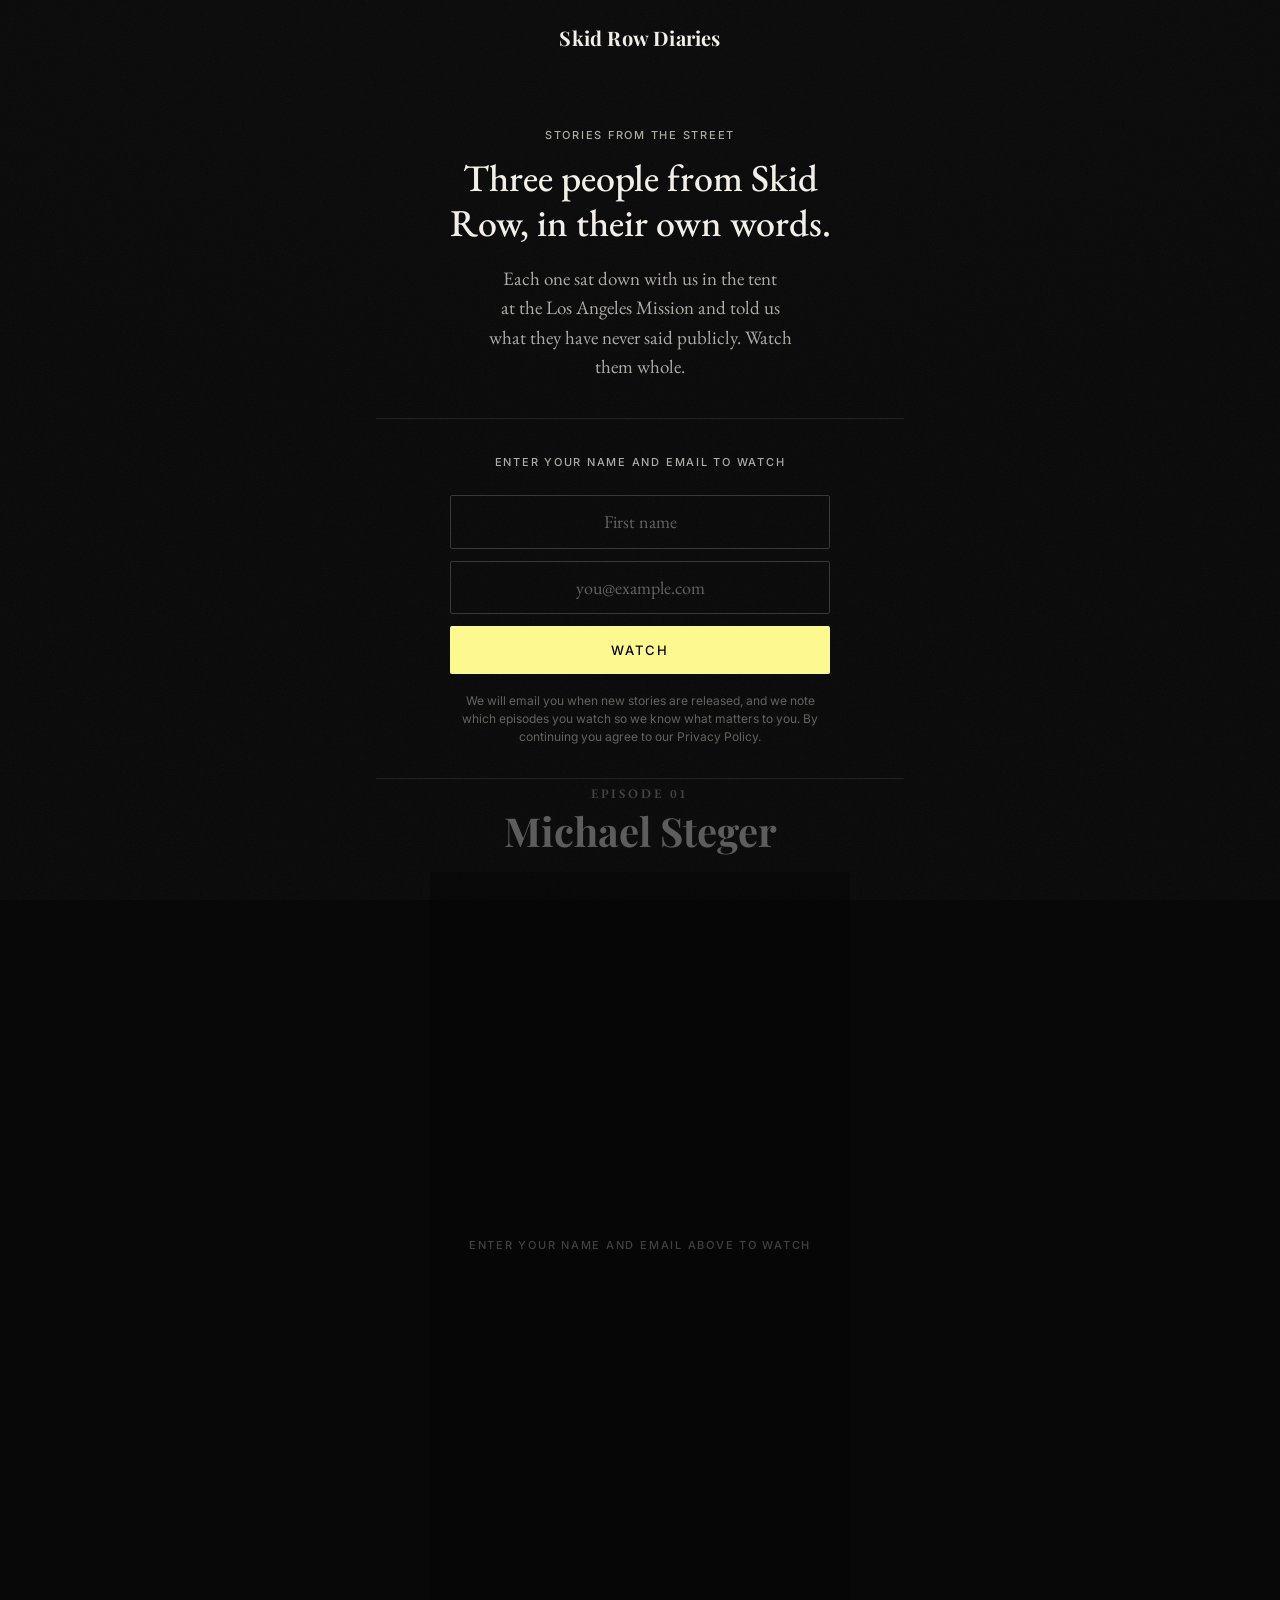
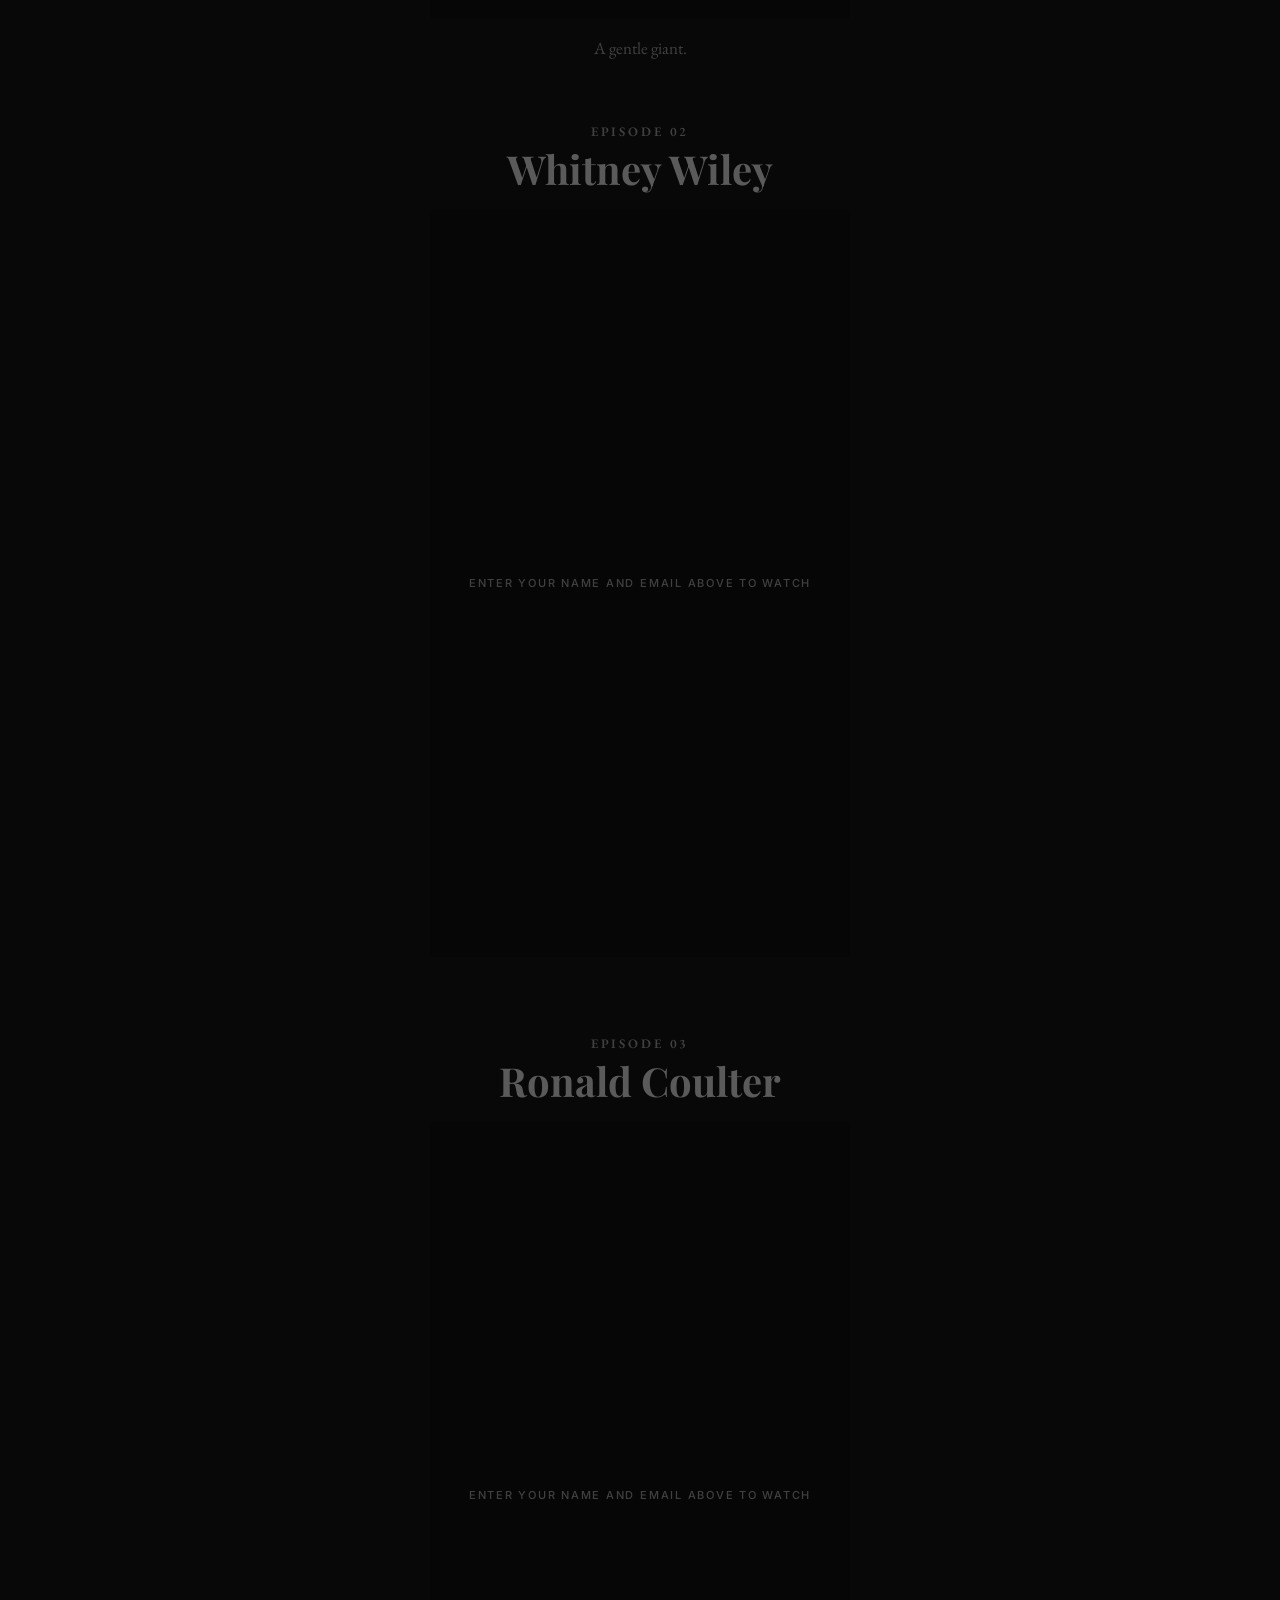
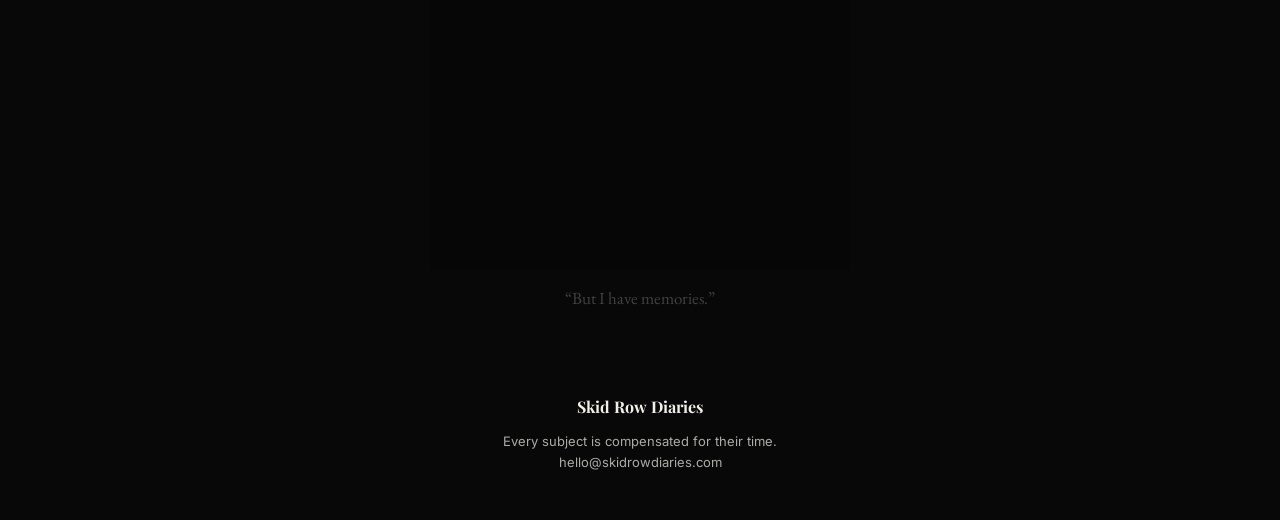
<file: index.html>
<!doctype html>
<html lang="en">
<head>
<meta charset="utf-8">
<meta name="viewport" content="width=device-width,initial-scale=1,viewport-fit=cover">
<meta name="robots" content="noindex">
<meta name="theme-color" content="#080808">
<title>Skid Row Diaries · Watch</title>
<meta name="description" content="Stories from the street, in their own words.">
<link rel="preconnect" href="https://fonts.googleapis.com">
<link rel="preconnect" href="https://fonts.gstatic.com" crossorigin>
<link rel="stylesheet" href="https://fonts.googleapis.com/css2?family=EB+Garamond:wght@400;500;600&family=Inter:wght@400;500&family=Playfair+Display:wght@700&display=swap">
<link rel="stylesheet" href="styles.css">
</head>
<body>
<div class="grain" aria-hidden="true"></div>

<header class="top">
  <a class="wordmark" href="https://skidrowdiaries.com" aria-label="Skid Row Diaries home">Skid Row Diaries</a>
</header>

<main>
  <section class="intro">
    <p class="label">Stories from the Street</p>
    <h1>Three people from Skid Row, in their own words.</h1>
    <p class="lede">Each one sat down with us in the tent at the Los Angeles Mission and told us what they have never said publicly. Watch them whole.</p>
  </section>

  <!-- Email gate: shown until we know who is watching -->
  <section class="gate" id="gate" hidden>
    <form id="gate-form" novalidate>
      <p class="label">Enter your name and email to watch</p>
      <label class="sr" for="first">First name</label>
      <input id="first" name="first_name" type="text" autocomplete="given-name" placeholder="First name" required>
      <label class="sr" for="email">Email</label>
      <input id="email" name="email" type="email" inputmode="email" autocomplete="email" placeholder="you@example.com" required>
      <button type="submit">Watch</button>
      <p class="error" id="gate-error" role="alert" hidden></p>
      <p class="fine">We will email you when new stories are released, and we note which episodes you watch so we know what matters to you. By continuing you agree to our Privacy Policy.</p>
    </form>
  </section>

  <!-- Episodes: filled from the list in app.js -->
  <section class="episodes" id="episodes" aria-label="Episodes"></section>

  <section class="outro" id="outro" hidden>
    <p class="quote">If we can change the lens, we can change the system.</p>
    <a class="action" data-srd-link="instagram" href="https://www.instagram.com/skidrowdiaries/">Follow for the next story</a>
  </section>
</main>

<footer class="foot">
  <p class="foot-mark">Skid Row Diaries</p>
  <p class="foot-line">Every subject is compensated for their time.</p>
  <p class="foot-line"><a href="mailto:hello@skidrowdiaries.com">hello@skidrowdiaries.com</a></p>
  <p class="foot-line signed" id="signed-as" hidden></p>
</footer>

<script src="srd-tracker.js"></script>
<script src="app.js"></script>
</body>
</html>
</file>
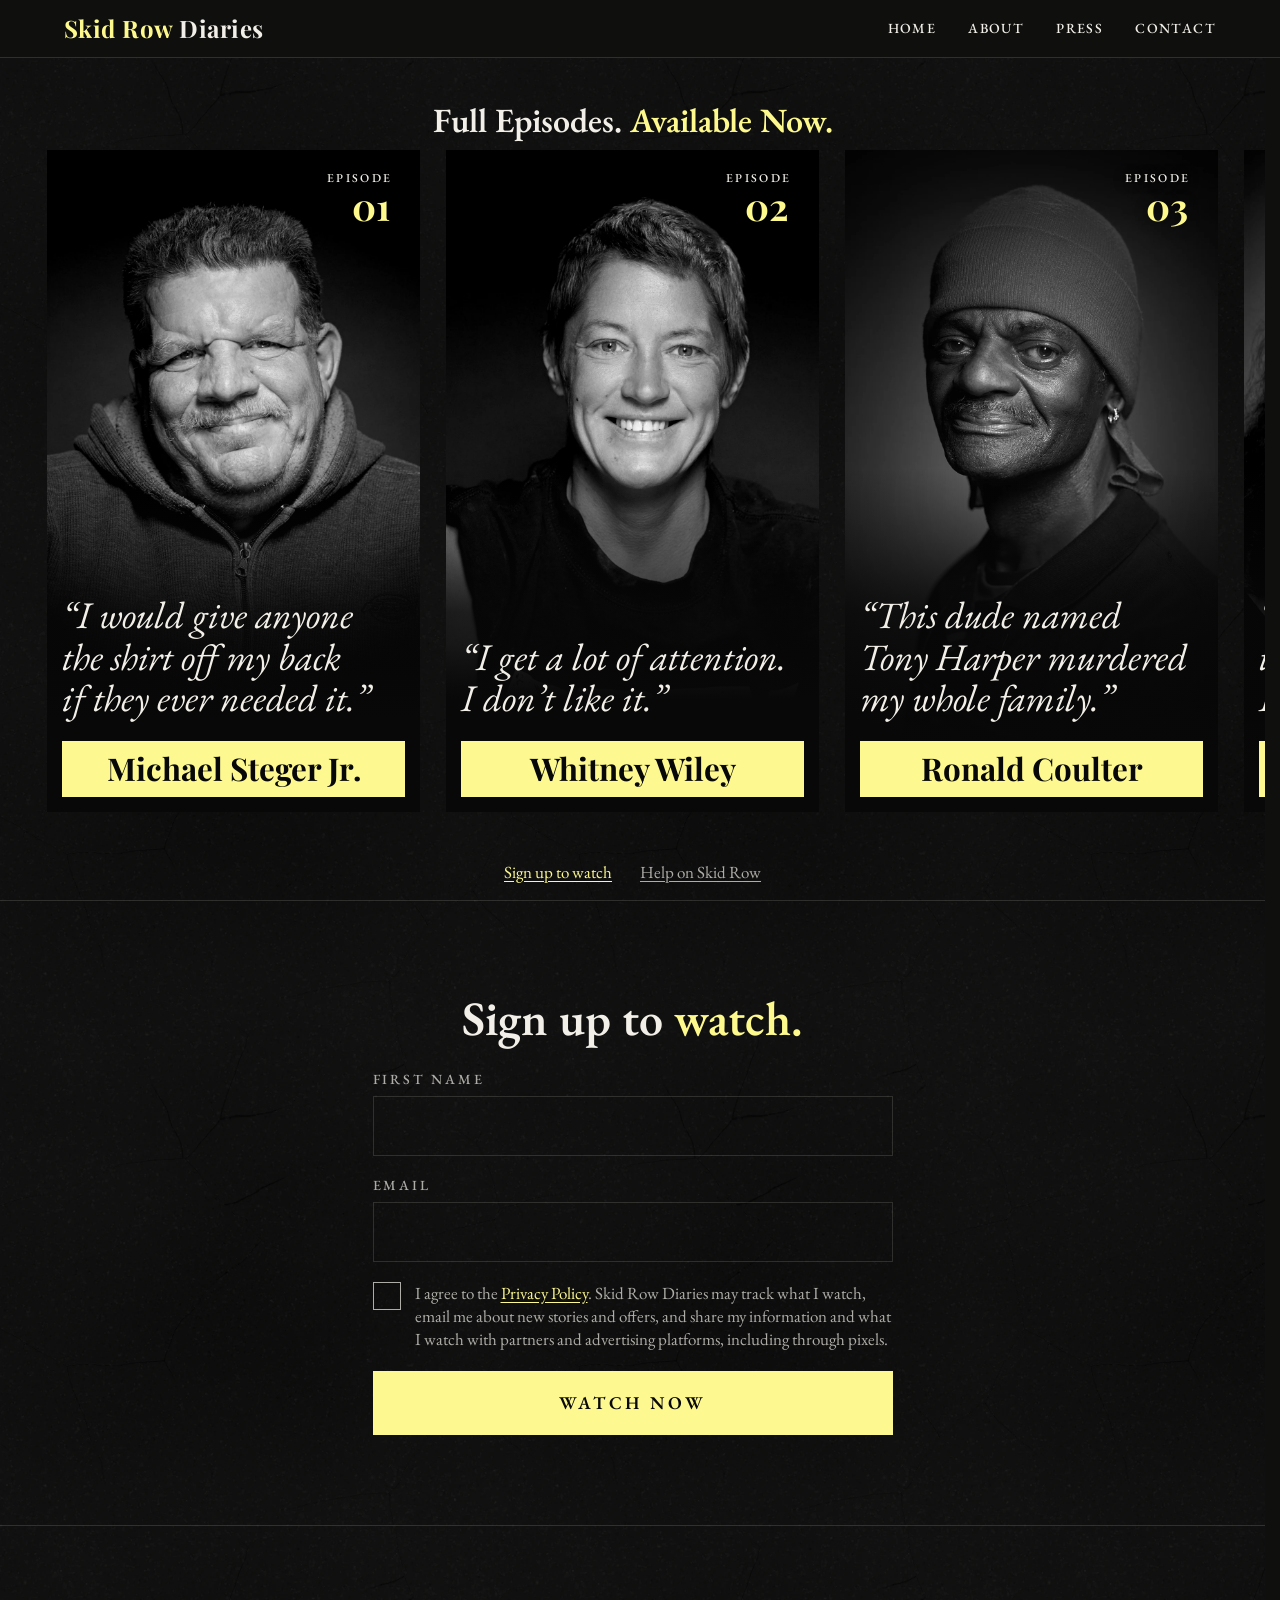
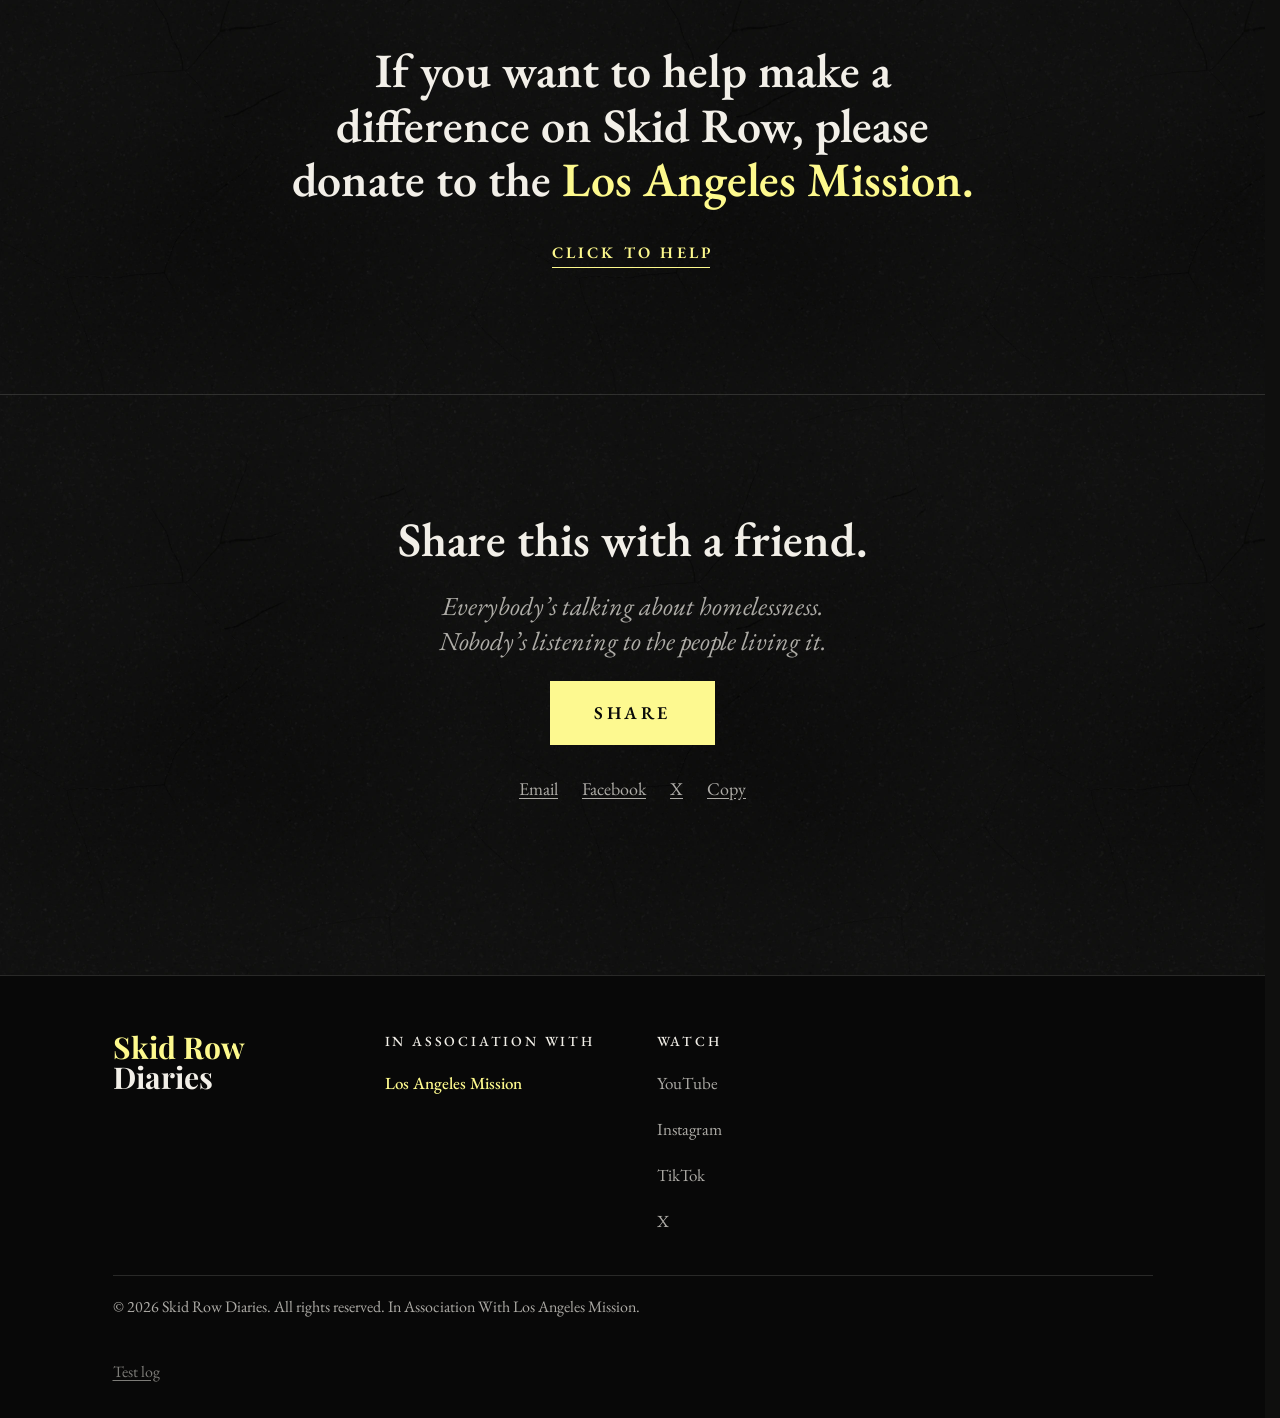
<file: player-test/index.html>
<!doctype html>
<html lang="en">
<head>
<meta charset="utf-8">
<meta name="viewport" content="width=device-width,initial-scale=1,viewport-fit=cover">
<meta name="robots" content="noindex">
<title>Player Round 8</title>
<meta name="description" content="Everybody’s talking about homelessness. Nobody’s listening to the people living it. Three stories from Skid Row, in their own words.">
<!-- The card any phone or platform shows when this link is shared. The address is the test site for now; the site's Seo component takes the same values for /watch. -->
<meta property="og:type" content="website">
<meta property="og:site_name" content="Skid Row Diaries">
<meta property="og:url" content="https://dashing-bavarois-22479e.netlify.app/player-test/">
<meta property="og:title" content="Skid Row Diaries: Stories from the Street">
<meta property="og:description" content="Everybody’s talking about homelessness. Nobody’s listening to the people living it. Three stories from Skid Row, in their own words.">
<meta property="og:image" content="https://dashing-bavarois-22479e.netlify.app/player-test/img/share.jpg">
<meta property="og:image:width" content="1200">
<meta property="og:image:height" content="630">
<meta property="og:image:alt" content="Portraits of Michael Steger, Whitney Wiley and Ronald Coulter, with the words Skid Row Diaries.">
<meta name="twitter:card" content="summary_large_image">
<meta name="twitter:title" content="Skid Row Diaries: Stories from the Street">
<meta name="twitter:description" content="Everybody’s talking about homelessness. Nobody’s listening to the people living it. Three stories from Skid Row, in their own words.">
<meta name="twitter:image" content="https://dashing-bavarois-22479e.netlify.app/player-test/img/share.jpg">
<link rel="preconnect" href="https://fonts.googleapis.com">
<link rel="preconnect" href="https://fonts.gstatic.com" crossorigin>
<link rel="stylesheet" href="https://fonts.googleapis.com/css2?family=EB+Garamond:ital,wght@0,400;0,500;0,600;1,400&family=Playfair+Display:wght@700&display=swap">
<style>
  /* Player Round 8: Round 7 with a separate consent checkbox on the sign-up form. The film code is Round 7's. Episodes 04 and 05 have no frame yet, and the sixth card closes the row.
     Rule of the build: the Vimeo frame never moves or scales. It sits behind its card at true size, where it will play on the screen, inside the row.
     The camera move belongs to the still alone, so once a film is running it is a plain embed with no moving layer over it, only the bars when asked for.
     Nothing is sent to the viewer sheet and no identity is stored. */
  :root { --ground: #0f0f0e; --black: #080808; --ink: #f2efe8; --muted: rgb(242 239 232 / 0.7); --faint: rgb(242 239 232 / 0.5); --line: rgb(242 239 232 / 0.14); --canary: #fdf990; --canary-ink: #fdf98d; --body: "EB Garamond", Garamond, Georgia, serif; --display: "Playfair Display", Georgia, serif; color-scheme: dark; }
  * { box-sizing: border-box; }
  [hidden] { display: none !important; }
  html, body { margin: 0; }
  html { scrollbar-gutter: stable; background: var(--ground); }
  html.lock { overflow: hidden; } /* a film is open, so the page behind it stays put */
  body { background: var(--ground) url('img/asphalt.webp') 0 0 / 512px 512px; color: var(--ink); font-family: var(--body); font-size: 19px; line-height: 1.35; -webkit-font-smoothing: antialiased; overflow-x: clip; touch-action: manipulation; }
  /* The first screen: exactly one screen tall, the row and the film live here, and the rest of the page sits below it. */
  main { position: relative; z-index: 1; height: 100vh; height: 100svh; overflow: hidden; }
  button { font: inherit; color: inherit; }
  :focus-visible { outline: 2px solid var(--canary); outline-offset: 2px; }

  .dark { position: fixed; inset: 0; z-index: 1; background: var(--black); opacity: 0; pointer-events: none; }

  /* The site's header, as it sits on every page but Home: wordmark and menu, stacked on a phone. */
  .nav { position: fixed; z-index: 30; top: 0; left: 0; right: 0; display: flex; flex-direction: column; align-items: center; gap: 6px; padding: calc(14px + env(safe-area-inset-top, 0px)) 16px 14px; background: var(--ground); border-bottom: 1px solid var(--line); }
  .nav .wm { font-family: var(--display); font-weight: 700; font-size: 22px; line-height: 1.2; letter-spacing: 0.02em; color: var(--ink); text-decoration: none; white-space: nowrap; }
  .nav .wm span { color: var(--canary-ink); }
  .nav nav { display: flex; gap: 20px; }
  .nav nav a { padding-block: 12px; margin-block: -12px; font-weight: 500; font-size: 14px; line-height: 1.4; letter-spacing: 0.1em; text-transform: uppercase; color: var(--ink); text-decoration: none; }
  @media (hover: hover) and (pointer: fine) { .nav a:hover { color: var(--canary); } }
  @media (min-width: 760px) { .nav { flex-direction: row; justify-content: space-between; padding-inline: 64px; } .nav .wm { font-size: 24px; } .nav nav { gap: 32px; } }
  .head, .foot { position: absolute; z-index: 2; left: 0; right: 0; display: flex; align-items: center; justify-content: center; padding-inline: 16px; }
  .head { top: calc(var(--top) - var(--hh)); height: var(--hh); }
  .foot { bottom: 0; height: var(--ft); gap: 28px; z-index: 4; pointer-events: none; } /* above the row, which fills the screen, so a swipe still works around the links */
  .head h1 { margin: 0; font-weight: 600; font-size: clamp(23px, 6.2vw, 34px); line-height: 1.1; text-align: center; }
  .head h1 span { color: var(--canary-ink); }
  .foot a { pointer-events: auto; display: inline-flex; align-items: center; min-height: 44px; color: var(--muted); font-size: 17px; text-decoration: underline; text-underline-offset: 3px; }
  .foot .to-join, html.gated .foot .to-share { display: none; }
  html.gated .foot .to-join { display: inline-flex; color: var(--canary-ink); }

  /* The row. A plain native scroller, so a swipe that starts on a Vimeo frame still moves it. */
  .rail { position: absolute; inset: 0; z-index: 3; display: flex; align-items: flex-start; gap: var(--gap); overflow-x: auto; overflow-y: hidden; scroll-snap-type: x mandatory; scrollbar-width: none; }
  .rail::-webkit-scrollbar { display: none; }
  .rail::before, .rail::after { content: ""; flex: none; width: calc(var(--pad) - var(--gap)); }
  .rail.in { overflow: hidden; scroll-snap-type: none; }
  .slot { position: relative; flex: none; width: var(--cw); height: var(--ch); margin-top: var(--top); scroll-snap-align: center; scroll-snap-stop: always; }
  .slot.top { z-index: 2; }
  .slot.gone { visibility: hidden; }

  /* The frame is at full-screen size, already at the height it will play on the screen, so when a slot sits centred the film is exactly where it will be.
     The clip shows only the slot's share of it until the card has grown over the whole frame. */
  .clip { position: absolute; inset: 0; overflow: hidden; background: var(--black); }
  .slot.open .clip { overflow: visible; background: none; }
  .film { position: absolute; left: calc((var(--cw) - var(--fw)) / 2); top: calc((var(--sh) - var(--fh)) / 2 - var(--top)); width: var(--fw); height: var(--fh); background: var(--black); overflow: hidden; }
  /* Vimeo's picture stops a fraction of a pixel short of its frame and white shows at the edge, so the frame runs 2px past the box on every side and the box clips it. */
  .film iframe { position: absolute; left: -2px; top: -2px; width: calc(100% + 4px); height: calc(100% + 4px); border: 0; display: block; }

  /* The still. Every touch passes through it to the frame beneath, which is what gives a film its sound on an iPhone. */
  .card { position: absolute; inset: -1px; overflow: hidden; background: var(--black); container-type: inline-size; pointer-events: none; }
  .card img { position: absolute; inset: 0; width: 100%; height: 100%; object-fit: cover; display: block; } /* every portrait is framed in the file so the eyes sit on one line, 29.8 percent down the card */
  .type { position: absolute; inset: 0; }
  .scrim { position: absolute; left: 0; right: 0; bottom: 0; height: 52%; background: linear-gradient(0deg, rgb(8 8 8 / 0.92) 0%, rgb(8 8 8 / 0.8) 58%, rgb(8 8 8 / 0) 100%); }
  .no { position: absolute; right: 8cqw; top: 6cqw; display: flex; flex-direction: column; align-items: flex-end; gap: 0.8cqw; text-shadow: 0 1px 12px rgb(0 0 0 / 0.6); }
  .no small { font-weight: 500; font-size: max(12px, 3cqw); line-height: 1; letter-spacing: 0.2em; text-transform: uppercase; color: var(--ink); margin-right: -0.2em; }
  .no b { font-family: var(--display); font-weight: 700; font-size: 10cqw; line-height: 1; color: var(--canary-ink); }
  /* The bar sits 4cqw from the card on three sides, with the name centred in it. The quote shares the bar's left edge. */
  .txt { position: absolute; left: 4cqw; right: 4cqw; bottom: 4cqw; display: flex; flex-direction: column; }
  .words { margin: 0 0 6cqw; font-style: italic; font-size: 10.1cqw; line-height: 1.1; color: var(--ink); transform-origin: 0 100%; } /* the line breaks are set by hand in the data, so every phone reads the same */
  /* The whole card is the tap target, so the bar carries the name, and on a small phone it can give up height to keep the quote off the face. */
  .btn { display: flex; align-items: center; justify-content: center; width: 100%; height: clamp(40px, 18cqw, 56px); padding-inline: 4cqw; font-family: var(--display); font-weight: 700; font-size: 8.4cqw; line-height: 1; white-space: nowrap; color: var(--black); background: var(--canary); }

  /* Episodes still to come. There is no frame behind these, so a tap only answers: the portrait goes grey and the sign says so. */
  .slot.soon .hit { display: block; }
  .wash { position: absolute; inset: 0; background: rgb(84 83 80); opacity: 0; transition: opacity 360ms cubic-bezier(0.16, 1, 0.3, 1); }
  .slot.shut .wash { opacity: 0.82; }
  .q, .cs { transition: opacity 240ms ease-out; }
  /* The same type as the Episode label, about twice its size, in the exact middle of the frame. The padding balances the tracking after the last letter. */
  .cs { position: absolute; left: 0; right: 0; top: 50%; translate: 0 -50%; margin: 0; padding-left: 0.2em; text-align: center; white-space: nowrap; font-weight: 500; font-size: min(max(24px, 6cqw), 9.6cqw); line-height: 1; letter-spacing: 0.2em; text-transform: uppercase; color: var(--ink); opacity: 0; }
  .slot.shut .q { opacity: 0; }
  .slot.shut .cs { opacity: 1; }

  /* The last card closes the row, with the stacked logo: each line set to the same width, as on the opening title. */
  .slot.end .card { background: var(--ground) url('img/asphalt.webp') 0 0 / 512px 512px; box-shadow: inset 0 0 0 1px var(--line); }
  .close { position: absolute; inset: 0; display: flex; flex-direction: column; align-items: center; justify-content: center; gap: 13cqw; text-align: center; }
  .close p { margin: 0; font-weight: 600; font-size: 10.2cqw; line-height: 1.12; color: var(--ink); }
  .close p span { display: block; color: var(--canary-ink); }
  .lg { display: block; width: 40cqw; font-family: var(--display); font-weight: 700; color: var(--canary-ink); text-align: left; }
  .lg span { display: block; white-space: nowrap; }
  .lg .s { font-size: 19.96cqw; line-height: 0.87; margin-left: -1.1cqw; }
  .lg .r { font-size: 20.02cqw; line-height: 0.87; margin-left: -0.68cqw; }
  .lg .d { font-size: 12.17cqw; line-height: 1; margin: 1.4cqw 0 0 -0.41cqw; color: var(--ink); }

  /* After a film has started once, or on a computer, a press belongs to us. */
  .hit { position: absolute; inset: 0; z-index: 2; display: none; background: none; border: 0; padding: 0; cursor: pointer; }
  .slot.ours .hit, html.gated .slot .hit { display: block; }
  @media (hover: hover) and (pointer: fine) { .slot.ours .hit:hover ~ .card img { scale: 1.03; } .card img { transition: scale 400ms cubic-bezier(0.16, 1, 0.3, 1); } }

  /* The bars. Vimeo's own buttons on a phone live in strips along the top and bottom of the frame, and show for about three seconds after a tap,
     a pause or a jump. Widescreen bars, the opening shot's move, cover those strips and carry our controls. The burned-in subtitles stay clear of them. */
  .band { position: absolute; z-index: 5; left: 0; right: 0; background: var(--black); pointer-events: none; display: none; transition: transform 700ms cubic-bezier(0.16, 1, 0.3, 1); }
  main.touch:not([data-mode="row"]) .band { display: block; }
  .band.t { top: 0; height: calc(var(--fb, 0px) + 60px); transform: translateY(-101%); }
  .band.b { bottom: 0; height: calc(var(--fb, 0px) + 116px + env(safe-area-inset-bottom, 0px)); transform: translateY(101%); }
  main.bars .band { transform: none; }
  main.touch .ctl .veil { display: none; }

  /* The film's own controls: ours, over the picture, below the burned-in subtitles. */
  .surface { position: absolute; inset: 0; z-index: 6; display: none; background: none; border: 0; padding: 0; }
  main:not([data-mode="row"]) .surface { display: block; }
  .ctl { position: absolute; z-index: 7; left: 50%; bottom: var(--fb, 0px); width: var(--fw); translate: -50% 0; display: none; padding-bottom: env(safe-area-inset-bottom, 0px); }
  main:not([data-mode="row"]) .ctl { display: block; }
  .ctl .veil { position: absolute; left: 0; right: 0; bottom: 0; height: 132px; pointer-events: none; background: linear-gradient(0deg, rgb(8 8 8 / 0.84) 0%, rgb(8 8 8 / 0) 100%); transition: opacity 240ms ease-out; }
  .ctl .bar { position: relative; display: flex; align-items: center; gap: 2px; padding-inline: 8px; transition: opacity 240ms ease-out; }
  .ctl .c { font-weight: 600; font-size: 13px; letter-spacing: 0.2em; text-transform: uppercase; color: var(--ink); background: none; border: 0; min-height: 48px; min-width: 44px; padding: 0 10px; cursor: pointer; }
  .ctl .time { font-size: 16px; color: var(--muted); font-variant-numeric: tabular-nums; padding-inline: 6px; white-space: nowrap; }
  .ctl .sp { flex: 1; }
  .ctl .seek { position: relative; height: 44px; display: flex; align-items: flex-end; touch-action: none; cursor: pointer; }
  .ctl .track { position: relative; display: block; width: 100%; height: 2px; background: rgb(242 239 232 / 0.22); }
  .ctl .fill { position: absolute; inset: 0; background: var(--canary); transform-origin: 0 50%; transform: scaleX(0); }
  .ctl.idle .veil, .ctl.idle .bar { opacity: 0; pointer-events: none; }
  .ctl.idle .seek { pointer-events: none; }

  @media (prefers-reduced-motion: reduce) { .band, .wash, .q, .cs { transition: none; } }

  .log { position: fixed; z-index: 40; inset: 0; overflow-y: auto; background: var(--ground) url('img/asphalt.webp') 0 0 / 512px 512px; padding: calc(24px + env(safe-area-inset-top, 0px)) 16px calc(24px + env(safe-area-inset-bottom, 0px)); display: flex; flex-direction: column; gap: 14px; }
  /* Below the row. The Mission's ask uses the link style of the Mission credit on Home, and it stays about the Mission, never about the person just watched. */
  section.ask { padding: clamp(72px, 13svh, 128px) 16px; scroll-margin-top: var(--nav); display: flex; justify-content: center; text-align: center; border-top: 1px solid var(--line); }
  .ask .blk { width: min(100%, 720px); display: flex; flex-direction: column; align-items: center; gap: 22px; }
  .ask h2 { margin: 0; font-weight: 600; font-size: clamp(30px, 5.4vw, 48px); line-height: 1.14; text-wrap: balance; }
  .ask h2 span { color: var(--canary-ink); }
  .go { position: relative; display: inline-flex; align-items: center; min-height: 48px; font-weight: 600; font-size: 16px; letter-spacing: 0.2em; text-transform: uppercase; color: var(--canary-ink); text-decoration: none; }
  .go::after { content: ""; position: absolute; left: 0; right: 0.2em; bottom: 9px; height: 1px; background: currentColor; transform-origin: 0 50%; }
  @keyframes redraw { 0% { transform: scaleX(1); transform-origin: 100% 50%; } 45% { transform: scaleX(0); transform-origin: 100% 50%; } 46% { transform: scaleX(0); transform-origin: 0 50%; } 100% { transform: scaleX(1); transform-origin: 0 50%; } }
  @media (hover: hover) and (pointer: fine) { .go:hover::after { animation: redraw 640ms cubic-bezier(0.16, 1, 0.3, 1); } }
  .ask .line { margin: 0; max-width: 28em; font-style: italic; font-size: clamp(21px, 2.4vw, 26px); line-height: 1.35; color: var(--muted); text-wrap: balance; }
  .act { position: relative; isolation: isolate; overflow: hidden; display: inline-flex; align-items: center; justify-content: center; min-height: 56px; padding: 0 44px; font: inherit; font-weight: 600; font-size: 16px; line-height: 1; letter-spacing: 0.2em; text-transform: uppercase; color: var(--black); background: var(--canary); border: 0; border-radius: 0; cursor: pointer; transition: scale 120ms ease-out; }
  .act::before { content: ""; position: absolute; inset: 0; z-index: -1; background: var(--ink); transform: scaleY(0); transform-origin: 50% 100%; transition: transform 240ms cubic-bezier(0.16, 1, 0.3, 1); }
  @media (hover: hover) and (pointer: fine) { .act:hover::before { transform: scaleY(1); } }
  .act:active { scale: 0.98; }
  @media (min-width: 760px) { .act { min-height: 64px; font-size: 18px; } }
  .ways { display: flex; flex-wrap: wrap; justify-content: center; gap: 0 24px; }
  .ways a, .ways button { display: inline-flex; align-items: center; min-height: 44px; padding: 0; font: inherit; font-size: 18px; color: var(--muted); background: none; border: 0; text-decoration: underline; text-underline-offset: 3px; cursor: pointer; }
  @media (hover: hover) and (pointer: fine) { .ways a:hover, .ways button:hover { color: var(--canary-ink); } .ways .ph { display: none; } }
  .said { margin: 0; min-height: 1.4em; color: var(--canary-ink); font-size: 18px; }

  /* The sign-up form: part of the page, never a pop-up, in the site's own form style. Type stays above 16px so an iPhone does not zoom in on a field. */
  section.join { padding: clamp(56px, 10svh, 96px) 16px; scroll-margin-top: var(--nav); display: flex; justify-content: center; border-top: 1px solid var(--line); }
  .join form { width: min(100%, 520px); display: flex; flex-direction: column; gap: 20px; }
  .join h2 { margin: 0 0 4px; text-align: center; font-weight: 600; font-size: clamp(30px, 5.4vw, 48px); line-height: 1.14; }
  .join h2 span { color: var(--canary-ink); }
  .fld { display: flex; flex-direction: column; gap: 8px; }
  .fld label { font-weight: 500; font-size: 14px; line-height: 1.3; letter-spacing: 0.2em; text-transform: uppercase; color: var(--muted); }
  .fld input { -webkit-appearance: none; appearance: none; width: 100%; min-height: 60px; padding: 0 18px; font: inherit; font-size: 21px; color: var(--ink); caret-color: var(--canary); background: transparent; border: 1px solid var(--line); border-radius: 0; transition: border-color 160ms ease-out; }
  .fld input:focus, .fld input[aria-invalid="true"] { border-color: var(--canary); }
  .fld input:-webkit-autofill, .fld input:-webkit-autofill:hover, .fld input:-webkit-autofill:focus { -webkit-text-fill-color: var(--ink); -webkit-box-shadow: 0 0 0 100px var(--ground) inset; }
  .err { margin: 0; font-size: 18px; line-height: 1.25; color: var(--canary-ink); }
  .join .act { width: 100%; }
  /* The consent box stands apart from the fields, starts empty, and has to be ticked. Nothing is saved until it is. */
  .tick { position: relative; display: grid; grid-template-columns: 28px minmax(0, 1fr); gap: 14px; align-items: start; font-size: 17px; line-height: 1.35; color: var(--muted); cursor: pointer; }
  .tick input { position: absolute; left: -8px; top: -8px; width: 44px; height: 44px; margin: 0; opacity: 0; cursor: pointer; }
  .tick .box { position: relative; width: 28px; height: 28px; border: 1px solid var(--muted); background: transparent; }
  .tick .box::after { content: ""; position: absolute; left: 9px; top: 4px; width: 8px; height: 15px; border: solid var(--black); border-width: 0 2px 2px 0; rotate: 45deg; opacity: 0; }
  .tick input:checked + .box { background: var(--canary); border-color: var(--canary); }
  .tick input:checked + .box::after { opacity: 1; }
  .tick input:focus-visible + .box { outline: 2px solid var(--canary); outline-offset: 2px; }
  .tick input[aria-invalid="true"] + .box { border-color: var(--canary); }
  .tick a { color: var(--canary-ink); text-underline-offset: 3px; }

  /* The site's footer. */
  .sf { background: var(--black); border-top: 1px solid var(--line); padding: 56px 16px 24px; }
  .sf .in { max-width: 1040px; margin: 0 auto; display: grid; grid-template-columns: repeat(auto-fit, minmax(220px, 1fr)); gap: 32px 48px; }
  .sf .wm { font-family: var(--display); font-weight: 700; font-size: 30px; line-height: 1; }
  .sf .wm span { color: var(--canary-ink); }
  .sf h3 { margin: 0 0 8px; font-weight: 500; font-size: 14px; letter-spacing: 0.2em; text-transform: uppercase; }
  .sf .col { display: flex; flex-direction: column; align-items: flex-start; gap: 2px; }
  .sf .col a { display: inline-flex; align-items: center; min-height: 44px; font-size: 17px; color: var(--muted); text-decoration: none; }
  .sf .col a.lam { color: var(--canary-ink); font-weight: 500; }
  .sf .copy { grid-column: 1 / -1; margin: 0; border-top: 1px solid var(--line); padding-top: 20px; font-size: 16px; color: var(--muted); }
  .sf .who { grid-column: 1 / -1; margin: 0; font-size: 17px; color: var(--muted); }
  .sf .who button { min-height: 44px; padding: 0; font: inherit; color: var(--canary-ink); background: none; border: 0; text-decoration: underline; text-underline-offset: 3px; cursor: pointer; }
  .sf .test { grid-column: 1 / -1; margin: 0; }
  .sf .test button { min-height: 44px; padding: 0; background: none; border: 0; color: var(--faint); font-size: 16px; text-decoration: underline; text-underline-offset: 3px; cursor: pointer; }

  .log h2 { margin: 0; font-weight: 600; font-size: 26px; line-height: 1.14; }
  .log h3 { margin: 10px 0 0; font-family: var(--display); font-weight: 700; font-size: 20px; color: var(--canary-ink); }
  .log dl { margin: 0; display: grid; grid-template-columns: minmax(0, 11em) minmax(0, 1fr); gap: 4px 12px; font-size: 16px; line-height: 1.22; }
  .log dt { color: var(--muted); }
  .log dd { margin: 0; font-weight: 500; }
  .log .close { align-self: flex-start; background: none; border: 1px solid var(--line); min-height: 48px; padding: 0 18px; cursor: pointer; }
</style>
</head>
<body>
<header class="nav" id="nav">
  <a class="wm" href="https://srd-next.netlify.app/" data-srd-link="home"><span>Skid Row</span> Diaries</a>
  <nav aria-label="Main">
    <a href="https://srd-next.netlify.app/" data-srd-link="home">Home</a>
    <a href="https://srd-next.netlify.app/about">About</a>
    <a href="https://srd-next.netlify.app/press">Press</a>
    <a href="https://srd-next.netlify.app/contact">Contact</a>
  </nav>
</header>
<main id="main" data-mode="row">
  <div class="dark" id="dark"></div>
  <header class="head" id="head"><h1>Full Episodes. <span>Available Now.</span></h1></header>
  <div class="rail" id="rail"></div>
  <div class="foot" id="foot">
    <a class="to-join" href="#join" data-jump>Sign up to watch</a>
    <a class="to-help" href="#help" data-jump>Help on Skid Row</a>
    <a class="to-share" href="#share" data-jump>Share with a friend</a>
  </div>
  <button class="surface" id="surface" type="button" aria-label="Show or hide the controls"></button>
  <div class="band t"></div>
  <div class="band b"></div>
  <div class="ctl idle" id="ctl">
    <div class="veil"></div>
    <div class="bar">
      <button class="c" type="button" id="toggle">Pause</button>
      <span class="time"><span id="now">0:00</span> / <span id="dur">0:00</span></span>
      <span class="sp"></span>
      <button class="c" type="button" id="back">Back</button>
    </div>
    <div class="seek" id="seek" role="slider" tabindex="0" aria-label="Position in the film" aria-valuemin="0" aria-valuemax="100" aria-valuenow="0"><span class="track"><span class="fill" id="fill"></span></span></div>
  </div>
</main>

<section class="join" id="join" aria-label="Sign up to watch" hidden>
  <form id="gate" novalidate>
    <h2>Sign up to <span>watch.</span></h2>
    <div class="fld">
      <label for="g-first">First name</label>
      <input id="g-first" name="first_name" type="text" autocomplete="given-name" autocapitalize="words" enterkeyhint="next" required aria-describedby="e-first">
      <p class="err" id="e-first" role="alert" hidden></p>
    </div>
    <div class="fld">
      <label for="g-email">Email</label>
      <input id="g-email" name="email" type="email" inputmode="email" autocomplete="email" autocapitalize="none" spellcheck="false" enterkeyhint="go" required aria-describedby="e-email">
      <p class="err" id="e-email" role="alert" hidden></p>
    </div>
    <label class="tick">
      <input id="g-agree" name="consent" type="checkbox" required aria-describedby="e-agree">
      <span class="box" aria-hidden="true"></span>
      <span>I agree to the <a href="https://srd-next.netlify.app/privacy" target="_blank" rel="noopener noreferrer">Privacy Policy</a>. Skid Row Diaries may track what I watch, email me about new stories and offers, and share my information and what I watch with partners and advertising platforms, including through pixels.</span>
    </label>
    <p class="err" id="e-agree" role="alert" hidden></p>
    <button class="act" type="submit">Watch Now</button>
  </form>
</section>

<section class="ask" id="help" aria-label="Help on Skid Row">
  <div class="blk">
    <h2>If you want to help make a difference on Skid Row, please donate to the <span>Los Angeles Mission.</span></h2>
    <a class="go" href="https://losangelesmission.org/?form=DonateNow&amp;appeal=DIGI-ONLINE&amp;ref=srd-watch" target="_blank" rel="noopener noreferrer" data-srd-link="la-mission-donate">Click to Help</a>
  </div>
</section>

<section class="ask" id="share" aria-label="Share this with a friend">
  <div class="blk">
    <h2>Share this with a friend.</h2>
    <p class="line" id="shareline"></p>
    <button class="act" type="button" id="sharebtn" data-srd-link="share">Share</button>
    <div class="ways">
      <a class="ph" id="s-text" data-srd-link="share-text">Text</a>
      <a id="s-mail" data-srd-link="share-email">Email</a>
      <a id="s-fb" target="_blank" rel="noopener noreferrer" data-srd-link="share-facebook">Facebook</a>
      <a id="s-x" target="_blank" rel="noopener noreferrer" data-srd-link="share-x">X</a>
      <button type="button" id="s-copy" data-srd-link="share-copy">Copy</button>
    </div>
    <p class="said" id="said" role="status" aria-live="polite"></p>
  </div>
</section>

<footer class="sf">
  <div class="in">
    <div class="col"><div class="wm"><span>Skid Row</span> Diaries</div></div>
    <div class="col"><h3>In Association With</h3><a class="lam" href="https://losangelesmission.org" target="_blank" rel="noopener noreferrer" data-srd-link="la-mission">Los Angeles Mission</a></div>
    <div class="col"><h3>Watch</h3><a href="https://www.youtube.com/@skidrowdiaries" target="_blank" rel="noopener noreferrer" data-srd-link="youtube">YouTube</a><a href="https://www.instagram.com/skidrowdiaries" target="_blank" rel="noopener noreferrer" data-srd-link="instagram">Instagram</a><a href="https://www.tiktok.com/@skidrowdiaries" target="_blank" rel="noopener noreferrer" data-srd-link="tiktok">TikTok</a><a href="https://x.com/skidrowdiaries" target="_blank" rel="noopener noreferrer" data-srd-link="x">X</a></div>
    <p class="copy">© 2026 Skid Row Diaries. All rights reserved. In Association With Los Angeles Mission.</p>
    <p class="who" id="who" hidden><span id="whoname"></span><button type="button" id="notyou">Not you?</button></p>
    <p class="test"><button type="button" id="openlog">Test log</button></p>
  </div>
</footer>

<section class="log" id="log" hidden></section>

<script src="https://cdnjs.cloudflare.com/ajax/libs/gsap/3.15.0/gsap.min.js"></script>
<script src="../srd-tracker.js"></script>
<script>
  // Nothing reaches the sheet: the endpoint is blanked before anything can send. A sign-up here is remembered on this device only.
  SRD.configure({ endpoint: '' })

  const EP = [
    { n: '01', id: '1243879941', name: 'Michael Steger', full: 'Michael Steger Jr.', words: '“I would give anyone<br>the shirt off my back<br>if they ever needed it.”', img: 'michael' },
    { n: '02', id: '1243884159', name: 'Whitney Wiley', words: '“I get a lot of attention.<br>I don’t like it.”', img: 'whitney' },
    { n: '03', id: '1243931242', name: 'Ronald Coulter', words: '“This dude named<br>Tony Harper murdered<br>my whole family.”', img: 'ronald' },
  ]
  // On the row, not yet in the film list: no frame, no tracking, nothing plays.
  const SOON = [
    { n: '04', name: 'Ashley Owen', words: '“Believe it or not,<br>there’s love down here.<br>I’ve seen it.”', img: 'ashley' },
    { n: '05', name: 'Isiah James', words: '“How can I wake up<br>happy and do something<br>I love every day?”', img: 'isiah' },
  ]
  const $ = q => document.querySelector(q)
  const nav = $('#nav'), main = $('#main'), rail = $('#rail'), dark = $('#dark'), head = $('#head'), foot = $('#foot'), ctl = $('#ctl'), seek = $('#seek'), fillEl = $('#fill')
  const clamp = (v, a = 0, b = 1) => Math.min(b, Math.max(a, v))
  const fmt = s => { s = Math.max(0, Math.floor(s || 0)); return `${Math.floor(s / 60)}:${String(s % 60).padStart(2, '0')}` }
  const touch = matchMedia('(hover: none)').matches || matchMedia('(pointer: coarse)').matches
  const calm = matchMedia('(prefers-reduced-motion: reduce)').matches
  const D = s => (calm ? 0.001 : s)
  const EASE = (() => { const A = (a, b) => 1 - 3 * b + 3 * a, B = (a, b) => 3 * b - 6 * a, C = a => 3 * a, f = (t, a, b) => ((A(a, b) * t + B(a, b)) * t + C(a)) * t, d = (t, a, b) => 3 * A(a, b) * t * t + 2 * B(a, b) * t + C(a); return x => { if (x <= 0) return 0; if (x >= 1) return 1; let t = x; for (let i = 0; i < 6; i++) { const s = d(t, 0.16, 0.3); if (Math.abs(s) < 1e-5) break; t -= (f(t, 0.16, 0.3) - x) / s } return f(t, 1, 1) } })()

  // The still clears quickly, so nobody misses the start of a film. STAY outlasts Vimeo's buttons, which go about three seconds after a tap or a press.
  const CAMERA = 1.8, HOLD = 0.8, FADE = 0.6, CHROME = 3200, STAY = 3600
  if (touch) main.classList.add('touch')

  /* The row is built once and never rebuilt. The frames go in once, when someone is known, and are never remounted. */
  const frame = e => `<iframe src="https://player.vimeo.com/video/${e.id}?badge=0&amp;autopause=0&amp;title=0&amp;byline=0&amp;portrait=0&amp;dnt=1${touch ? '' : '&amp;controls=0'}" data-srd-video="${e.id}" data-srd-title="${e.name}" title="${e.name}" allow="autoplay; fullscreen; picture-in-picture; encrypted-media" referrerpolicy="strict-origin-when-cross-origin"></iframe>`
  const label = e => e.full || e.name // the card shows the full name; the frames keep the name the sheet already knows
  const type = (e, soon) => `
        <div class="type">
          <div class="scrim"></div>
          <div class="no"><small>Episode</small><b>${e.n}</b></div>
          <div class="txt">${soon ? `<div class="q"><p class="words">${e.words}</p></div>` : `<p class="words">${e.words}</p>`}<span class="btn">${label(e)}</span></div>
          ${soon ? '<p class="cs">Coming Soon</p>' : ''}
        </div>`
  rail.innerHTML = EP.map((e, i) => `
    <article class="slot${touch ? '' : ' ours'}" data-i="${i}">
      <div class="clip"><div class="film"></div></div>
      <button class="hit" type="button" aria-label="Play episode ${e.n}, ${label(e)}"></button>
      <div class="card">
        <img src="img/${e.img}.webp" alt="Portrait of ${label(e)}." decoding="async">${type(e)}
      </div>
    </article>`).join('') + SOON.map((e, k) => `
    <article class="slot soon" data-i="${EP.length + k}">
      <div class="clip"></div>
      <button class="hit" type="button" aria-label="Episode ${e.n}, ${e.name}. Coming soon."></button>
      <div class="card">
        <img src="img/${e.img}.webp" alt="Portrait of ${e.name}." decoding="async">
        <i class="wash"></i>${type(e, true)}
      </div>
    </article>`).join('') + `
    <article class="slot end" data-i="${EP.length + SOON.length}">
      <div class="clip"></div>
      <div class="card"><div class="close"><p>100 Portraits <span>+</span> 100 Conversations</p><div class="lg" role="img" aria-label="Skid Row Diaries"><span class="s">Skid</span><span class="r">Row</span><span class="d">Diaries</span></div></div></div>
    </article>`
  const slots = [...rail.querySelectorAll('.slot')]
  const cards = slots.map(s => ({ root: s.querySelector('.card'), img: s.querySelector('img'), type: s.querySelector('.type'), words: s.querySelector('.words') }))
  const setShut = (i, on) => slots[i].classList.toggle('shut', on)

  /* Sizes, always whole pixels, so a film's edge can never show past its card. */
  let G = {}
  const even = (whole, v) => whole - 2 * Math.round((whole - v) / 2)
  function layout() {
    const W = main.clientWidth, H = main.clientHeight, wide = W >= 760, gap = wide ? 28 : 12
    const fw = even(W, Math.min(H, W * 16 / 9) * 9 / 16), fh = even(H, Math.min(H, W * 16 / 9))
    const navH = nav.offsetHeight, hh = wide ? 60 : 44, ft = wide ? 56 : 52
    const room = H - navH - hh - ft
    const cw = even(W, wide ? Math.min(room * 9 / 16, (W - 96 - 2 * gap) / 3) : Math.min(W * 0.76, room * 9 / 16))
    const ch = Math.round(cw * 16 / 9)
    const top = navH + hh + Math.round((room - ch) / 2)
    const st = document.documentElement.style
    Object.entries({ '--cw': cw, '--ch': ch, '--fw': fw, '--fh': fh, '--sh': H, '--gap': gap, '--pad': (W - cw) / 2, '--top': top, '--hh': hh, '--ft': ft, '--fb': (H - fh) / 2, '--nav': navH }).forEach(([k, v]) => st.setProperty(k, v + 'px'))
    const mids = slots.map(s => s.offsetLeft + cw / 2)
    G = { W, H, wide, gap, cw, ch, fw, fh, top, mids, S: Math.max(fw / cw, fh / ch), dy: H / 2 - (top + ch / 2), lefts: mids.map(m => m - W / 2) }
    if (app.mode === 'row') { if (wide) rail.scrollLeft = G.lefts[1]; paintWords() }
    else { rail.scrollLeft = G.lefts[app.i]; gsap.set(cards[app.i].root, { scale: G.S, y: G.dy }) }
  }

  /* The words on each still arrive with the hand: they follow the swipe, and nothing runs by itself. */
  function paintWords() {
    const c = rail.scrollLeft + G.W / 2
    cards.forEach((k, i) => {
      if (!k.words) return
      const off = Math.abs(G.mids[i] - c) / (G.cw + G.gap)
      const t = G.wide || calm ? 1 : clamp(1 - off * 1.5)
      if (!G.wide && off > 0.7 && slots[i].classList.contains('shut')) setShut(i, false) // a greyed card comes back once it has been swiped away
      k.words.style.opacity = t
      k.words.style.transform = `scale(${0.88 + 0.12 * t})`
    })
  }
  let queued = false
  rail.addEventListener('scroll', () => { if (queued || app.mode !== 'row') return; queued = true; requestAnimationFrame(() => { queued = false; paintWords() }) }, { passive: true })

  /* State, plus a plain record of how each film behaved. */
  const app = { i: -1, mode: 'row', paused: false, tl: null, dragging: false, want: 0 }
  const film = EP.map(() => ({ started: false, firstAt: 0, played: 0, lastAt: 0, lastS: 0, dur: 0, gap: 0, stalls: 0, stallMs: 0, stallAt: 0, slow: 0, muted: null, ended: false, errors: [] }))
  const player = i => SRD.players[i].player
  const setMode = m => { app.mode = m; main.dataset.mode = m }

  function setPaused(v) { app.paused = v; $('#toggle').textContent = v ? 'Play' : 'Pause'; wake() }
  function paintTime(s) {
    const f = film[app.i]; if (!f) return
    const p = f.dur ? s / f.dur : 0
    fillEl.style.transform = `scaleX(${clamp(p)})`
    $('#now').textContent = fmt(s); $('#dur').textContent = fmt(f.dur)
    seek.setAttribute('aria-valuenow', Math.round(p * 100)); seek.setAttribute('aria-valuetext', `${fmt(s)} of ${fmt(f.dur)}`)
  }

  // While a film is open a thumb moves nothing behind it. This listener exists only then, so it never slows the row or the page.
  const stayPut = e => { if (!e.target.closest('.seek')) e.preventDefault() }

  /* Opening a film. The film is already running when this begins: only the still moves. */
  function open(i) {
    const s = slots[i], c = cards[i], f = film[i], S = G.S, dy = G.dy
    const hold = HOLD
    app.i = i; f.started = true
    setMode('opening'); setPaused(false)
    doze(); holdBars(CHROME); paintTime(f.lastS || 0)
    rail.classList.add('in'); s.classList.add('top')
    addEventListener('touchmove', stayPut, { passive: false })
    gsap.set(c.root, { visibility: 'visible' })
    const tl = app.tl = gsap.timeline()
    if (scrollY > 0) { const o = { y: scrollY }; tl.to(o, { y: 0, duration: D(0.9), ease: EASE, onUpdate: () => scrollTo(0, o.y) }, 0) } // someone tapped with the page part way down
    tl.to(rail, { scrollLeft: G.lefts[i], duration: D(CAMERA), ease: EASE }, 0)
      .to(c.root, { scale: S, y: dy, duration: D(CAMERA), ease: EASE }, 0)
      .to(c.type, { opacity: 0, duration: D(0.24), ease: 'none' }, 0)
      .to(c.img, { scale: 1.06, duration: D(hold + FADE), ease: 'none' }, 0)
      .to(dark, { opacity: 1, duration: D(0.7), ease: 'none' }, 0)
      .to([head, foot], { opacity: 0, duration: D(0.24), ease: 'none' }, 0)
      .to(nav, { autoAlpha: 0, duration: D(0.24), ease: 'none' }, 0)
    slots.forEach((o, j) => { if (j !== i) tl.to(o, { x: (j - i) * (G.cw + G.gap) * (S - 1), y: dy, scale: S, opacity: 0, duration: D(CAMERA), ease: EASE }, 0) })
    tl.add(() => s.classList.add('open'), D(Math.min(CAMERA, hold)))
      .to(c.root, { opacity: 0, duration: D(FADE), ease: 'none' }, hold)
      .add(() => {
        gsap.set(c.root, { visibility: 'hidden' })
        slots.forEach((o, j) => { if (j !== i) { o.classList.add('gone'); gsap.set(o, { clearProps: 'transform' }) } })
        document.documentElement.classList.add('lock')
        setMode('film'); watchFrames.start()
      })
  }

  /* Back to the row, only because someone asked or the film finished. */
  function leave(to = app.i) {
    const i = app.i, s = slots[i], c = cards[i], S = G.S, dy = G.dy
    if (app.tl) app.tl.kill()
    setMode('closing'); doze(); dropBars()
    player(i).pause().catch(() => {})
    gsap.set(c.root, { visibility: 'visible' })
    slots.forEach((o, j) => { if (j !== i) { o.classList.remove('gone'); gsap.set(o, { x: (j - i) * (G.cw + G.gap) * (S - 1), y: dy, scale: S, opacity: 0 }) } })
    const after = D(0.24)
    const tl = app.tl = gsap.timeline({ onComplete: () => {
      rail.classList.remove('in'); s.classList.remove('top')
      document.documentElement.classList.remove('lock')
      removeEventListener('touchmove', stayPut)
      slots.forEach(o => gsap.set(o, { clearProps: 'transform,opacity' }))
      app.i = -1; setMode('row'); paintWords()
    } })
    tl.to(c.root, { opacity: 1, duration: after, ease: 'none' }, 0)
      .add(() => s.classList.remove('open'), after)
      .to(c.root, { scale: 1, y: 0, duration: D(1.6), ease: EASE }, after)
      .to(c.img, { scale: 1, duration: D(0.9), ease: EASE }, after)
      .to(c.type, { opacity: 1, duration: D(0.4), ease: 'none' }, D(0.7))
      .to(dark, { opacity: 0, duration: D(0.8), ease: 'none' }, after)
      .to([head, foot], { opacity: 1, duration: D(0.5), ease: 'none' }, D(0.7))
      .to(nav, { autoAlpha: 1, duration: D(0.5), ease: 'none' }, D(0.7))
    slots.forEach((o, j) => { if (j !== i) tl.to(o, { x: 0, y: 0, scale: 1, opacity: 1, duration: D(1.6), ease: EASE }, after) })
    if (to !== i) tl.to(rail, { scrollLeft: G.lefts[to], duration: D(1.6), ease: EASE }, after)
  }

  /* What Vimeo tells us. */
  function onPlay(i) {
    const f = film[i]
    f.lastAt = 0
    if (app.mode === 'row') {
      slots[i].classList.add('ours') // this film has had its tap, so from now on a press can come to us
      setTimeout(() => player(i).getMuted().then(m => { f.muted = m }).catch(() => {}), 1200)
      open(i)
    } else if (i === app.i) { setPaused(false); holdBars(CHROME); watchFrames.start() }
  }
  function onPause(i) { film[i].lastAt = 0; if (i === app.i && (app.mode === 'film' || app.mode === 'opening')) { setPaused(true); holdBars(CHROME) } }
  function onEnded(i) { film[i].ended = true; if (i === app.i) { paintTime(film[i].dur); leave(Math.min(i + 1, slots.length - 1)) } }
  function onTime(i, d) {
    const f = film[i], t = performance.now()
    f.dur = d.duration || f.dur
    if (!f.firstAt) f.firstAt = t
    if (f.lastAt) {
      const dt = d.seconds - f.lastS
      if (dt > 0 && dt < 1.2) f.played += dt
      if (!f.stallAt) f.gap = Math.max(f.gap, t - f.lastAt)
    }
    f.lastAt = t; f.lastS = d.seconds
    if (i === app.i && !app.dragging) paintTime(d.seconds)
  }

  function listen() {
    const whenThree = setInterval(() => {
      if (SRD.players.length !== 3) return
      clearInterval(whenThree)
      EP.forEach((e, i) => {
        const p = player(i), f = film[i]
        p.on('play', () => onPlay(i))
        p.on('pause', () => onPause(i))
        p.on('ended', () => onEnded(i))
        p.on('timeupdate', d => onTime(i, d))
        p.on('seeked', () => { f.lastAt = 0 })
        p.on('bufferstart', () => { if (f.firstAt) { f.stalls++; f.stallAt = performance.now() } })
        p.on('bufferend', () => { if (f.stallAt) { f.stallMs += performance.now() - f.stallAt; f.stallAt = 0 } f.lastAt = 0 })
        p.on('error', e => f.errors.push(String(e && (e.name || e.message) || e).slice(0, 80)))
        slots[i].querySelector('.hit').addEventListener('click', () => { if (app.mode === 'row') p.play().catch(() => {}) })
      })
    }, 60)
  }
  SOON.forEach((e, k) => { const i = EP.length + k; slots[i].querySelector('.hit').addEventListener('click', () => { if (app.mode === 'row') setShut(i, !slots[i].classList.contains('shut')) }) })

  /* The gate. Someone we don't know sees the portraits and the form, with no frames on the page. Someone we know goes straight to the films.
     The form stays part of the page, and tapping a locked portrait glides down to it. */
  const root = document.documentElement, join = $('#join'), gFirst = $('#g-first'), gEmail = $('#g-email'), gAgree = $('#g-agree'), eFirst = $('#e-first'), eEmail = $('#e-email'), eAgree = $('#e-agree')
  const say = (input, box, text) => { box.textContent = text; box.hidden = !text; input.setAttribute('aria-invalid', text ? 'true' : 'false') }
  function unlock() {
    root.classList.remove('gated')
    EP.forEach((e, i) => { slots[i].querySelector('.film').innerHTML = frame(e) })
    SRD.attachAll(rail); listen()
    const v = SRD.viewer(), n = v && (v.first_name || v.ig_handle)
    $('#whoname').textContent = n ? `Watching as ${n} · ` : ''
    $('#who').hidden = false
  }
  rail.addEventListener('click', e => { if (root.classList.contains('gated') && e.target.closest('.hit') && !e.target.closest('.soon')) join.scrollIntoView({ behavior: calm ? 'auto' : 'smooth', block: 'start' }) })
  gAgree.addEventListener('change', () => { if (gAgree.checked) say(gAgree, eAgree, '') })
  gFirst.addEventListener('keydown', e => { if (e.key === 'Enter' && !gEmail.value) { e.preventDefault(); gEmail.focus() } })
  $('#gate').addEventListener('submit', e => {
    e.preventDefault()
    // The tracker saves as it checks, so it is only called once the box is ticked and both fields have something in them.
    const blank = !gFirst.value.trim() ? 'first_name' : !gEmail.value.trim() ? 'email' : ''
    const r = gAgree.checked && !blank ? SRD.signup({ first_name: gFirst.value, email: gEmail.value, form: 'watch-checkbox-v1' }) : { ok: false, error: blank }
    say(gFirst, eFirst, r.error === 'first_name' ? 'Please add your first name.' : '')
    say(gEmail, eEmail, r.error === 'email' ? 'Please enter a full email address.' : '')
    say(gAgree, eAgree, gAgree.checked ? '' : 'Please tick the box to continue.')
    if (!r.ok) return (r.error === 'first_name' ? gFirst : r.error === 'email' ? gEmail : gAgree).focus()
    SRD.track('consent_v1') // a dated row in the Log tab, as the record that this person ticked the box
    document.activeElement.blur()
    unlock()
    const o = { y: scrollY } // back up to the row, on the card they chose, and the form leaves the page once the row is in view
    gsap.to(o, { y: 0, duration: D(0.9), ease: EASE, onUpdate: () => scrollTo(0, o.y), onComplete: () => { join.hidden = true } })
  })
  $('#notyou').addEventListener('click', () => { SRD.forget(); history.scrollRestoration = 'manual'; scrollTo(0, 0); location.reload() }) // back to the top of the page, not the footer this button sits in
  if (SRD.isKnown()) unlock()
  else { root.classList.add('gated'); join.hidden = false; SRD.gateShown() }

  /* Controls: asleep until someone asks. The canary line stays. */
  let sleepT = 0, barsT = 0, barsUntil = 0
  const hideBars = () => { if (!app.paused && ctl.classList.contains('idle') && performance.now() >= barsUntil) main.classList.remove('bars') }
  function holdBars(ms) { if (!touch) return; barsUntil = Math.max(barsUntil, performance.now() + ms); main.classList.add('bars'); clearTimeout(barsT); barsT = setTimeout(hideBars, barsUntil - performance.now() + 20) }
  function dropBars() { clearTimeout(barsT); barsUntil = 0; main.classList.remove('bars') }
  function wake() { clearTimeout(sleepT); ctl.classList.remove('idle'); if (touch) main.classList.add('bars'); if (!app.paused) sleepT = setTimeout(() => { ctl.classList.add('idle'); hideBars() }, STAY) }
  function doze() { clearTimeout(sleepT); ctl.classList.add('idle'); hideBars() }
  $('#surface').addEventListener('click', () => { ctl.classList.contains('idle') ? wake() : doze() })
  main.addEventListener('pointermove', e => { if (e.pointerType === 'mouse' && app.mode !== 'row') wake() }, { passive: true })
  $('#toggle').addEventListener('click', () => { const p = player(app.i); (app.paused ? p.play() : p.pause()).catch(() => {}) })
  $('#back').addEventListener('click', () => leave())

  const seekTo = e => { const f = film[app.i], r = seek.getBoundingClientRect(); if (!f || !f.dur) return; app.want = clamp((e.clientX - r.left) / r.width) * f.dur; paintTime(app.want) }
  const seekDone = () => { if (!app.dragging) return; app.dragging = false; if (film[app.i] && film[app.i].firstAt) { film[app.i].lastAt = 0; player(app.i).setCurrentTime(app.want).catch(() => {}) } holdBars(CHROME); wake() }
  seek.addEventListener('pointerdown', e => { seek.setPointerCapture(e.pointerId); app.dragging = true; clearTimeout(sleepT); seekTo(e) })
  seek.addEventListener('pointermove', e => { if (app.dragging) seekTo(e) })
  seek.addEventListener('pointerup', seekDone)
  seek.addEventListener('pointercancel', seekDone)
  addEventListener('keydown', e => {
    if (app.mode === 'row') return
    if (e.key === 'Escape') leave()
    if (e.key === ' ' && !e.target.closest('button')) { e.preventDefault(); $('#toggle').click() }
    if (e.key === 'ArrowRight' || e.key === 'ArrowLeft') { const f = film[app.i]; player(app.i).setCurrentTime(clamp(f.lastS + (e.key === 'ArrowRight' ? 5 : -5), 0, f.dur || 0)).catch(() => {}) }
  })

  /* A quiet count of slow frames on this page while a film plays, to tell the page apart from the stream. */
  const watchFrames = { on: false, last: 0, start() { if (this.on) return; this.on = true; this.last = 0; requestAnimationFrame(t => this.tick(t)) }, tick(t) { if (app.mode !== 'film' || app.paused) { this.on = false; return } if (this.last && t - this.last > 100) film[app.i].slow++; this.last = t; requestAnimationFrame(n => this.tick(n)) } }

  /* The test log: nothing to do unless something goes wrong. */
  function browserName() {
    const u = navigator.userAgent, os = u.match(/OS (\d+)[_.](\d+)/)
    const app2 = /Instagram/i.test(u) ? 'Instagram' : /FBAN|FBAV/i.test(u) ? 'Facebook' : /CriOS/.test(u) ? 'Chrome' : /Safari/.test(u) ? 'Safari' : 'Other'
    return `${app2}, ${os ? `iOS ${os[1]}.${os[2]}` : /Android/i.test(u) ? 'Android' : 'computer'}`
  }
  $('#openlog').addEventListener('click', () => {
    const box = $('#log'), loads = [...document.querySelectorAll('iframe')].length
    box.innerHTML = `<button class="close" type="button">Close</button><h2>Test log</h2><dl><dt>Browser</dt><dd>${browserName()}</dd><dt>Screen</dt><dd>${G.W} by ${G.H}</dd><dt>Film frames</dt><dd>${loads}</dd></dl>` + EP.map((e, i) => {
      const f = film[i]
      if (!f.started) return `<h3>${e.name}</h3><dl><dt>Played</dt><dd>Not tried</dd></dl>`
      const rows = [['Played', `${Math.round(f.played)} s of ${Math.round(f.dur)} s`], ['Reached the end', f.ended ? 'Yes' : 'No'], ['Muted', f.muted === null ? 'Unknown' : f.muted ? 'Yes' : 'No'], ['Stalls', `${f.stalls}${f.stalls ? `, ${(f.stallMs / 1000).toFixed(1)} s in all` : ''}`], ['Longest gap', `${(f.gap / 1000).toFixed(2)} s`], ['Slow page frames', f.slow]]
      if (f.errors.length) rows.push(['Errors', f.errors.slice(0, 2).join('; ')])
      return `<h3>${e.name}</h3><dl>${rows.map(([k, v]) => `<dt>${k}</dt><dd>${v}</dd>`).join('')}</dl>`
    }).join('')
    box.hidden = false
    box.querySelector('.close').addEventListener('click', () => { box.hidden = true })
  })

  /* The two links under the row. */
  document.querySelectorAll('[data-jump]').forEach(a => a.addEventListener('click', e => { e.preventDefault(); $(a.getAttribute('href')).scrollIntoView({ behavior: calm ? 'auto' : 'smooth', block: 'start' }) }))

  /* Sharing. The link carries src=share, so the sheet can show how many people came this way. It never carries who shared it.
     Clicks count through data-srd-link, the tracker's own way of counting links. */
  const SHARE_LINE = 'Everybody’s talking about homelessness. Nobody’s listening to the people living it.'
  const SHARE_TEXT = `${SHARE_LINE} Watch Skid Row Diaries:`
  const SHARE_URL = `${location.origin}${location.pathname}?src=share`
  const enc = encodeURIComponent
  $('#shareline').textContent = SHARE_LINE
  $('#s-text').href = `sms:?&body=${enc(`${SHARE_TEXT} ${SHARE_URL}`)}`
  $('#s-mail').href = `mailto:?subject=${enc('Watch Skid Row Diaries')}&body=${enc(`${SHARE_TEXT}\n\n${SHARE_URL}`)}`
  $('#s-fb').href = `https://www.facebook.com/sharer/sharer.php?u=${enc(SHARE_URL)}`
  $('#s-x').href = `https://x.com/intent/post?text=${enc(SHARE_TEXT)}&url=${enc(SHARE_URL)}`
  const said = t => { $('#said').textContent = t }
  async function copyMessage() {
    const text = `${SHARE_TEXT} ${SHARE_URL}`
    try { await navigator.clipboard.writeText(text) }
    catch { // Some in-app browsers refuse the clipboard call, so fall back to the old way.
      const t = document.createElement('textarea'); t.value = text; t.setAttribute('readonly', ''); t.style.position = 'fixed'; t.style.opacity = '0'
      document.body.append(t); t.select(); t.setSelectionRange(0, text.length)
      const ok = document.execCommand('copy'); t.remove()
      if (!ok) return said('Press and hold to copy the address from the top of this page.')
    }
    said('Copied. Paste it into any message or post.')
  }
  $('#s-copy').addEventListener('click', copyMessage)
  $('#sharebtn').addEventListener('click', async () => {
    if (!navigator.share) return copyMessage() // Instagram's own browser has no share sheet
    try { await navigator.share({ title: 'Skid Row Diaries', text: SHARE_TEXT, url: SHARE_URL }) }
    catch (e) { if (e.name !== 'AbortError') copyMessage() }
  })

  layout()
  document.fonts && document.fonts.ready.then(() => layout())
  let rT = 0
  addEventListener('resize', () => { clearTimeout(rT); rT = setTimeout(layout, 120) })
  window.__round8 = { app, film }
</script>
</body>
</html>
</file>
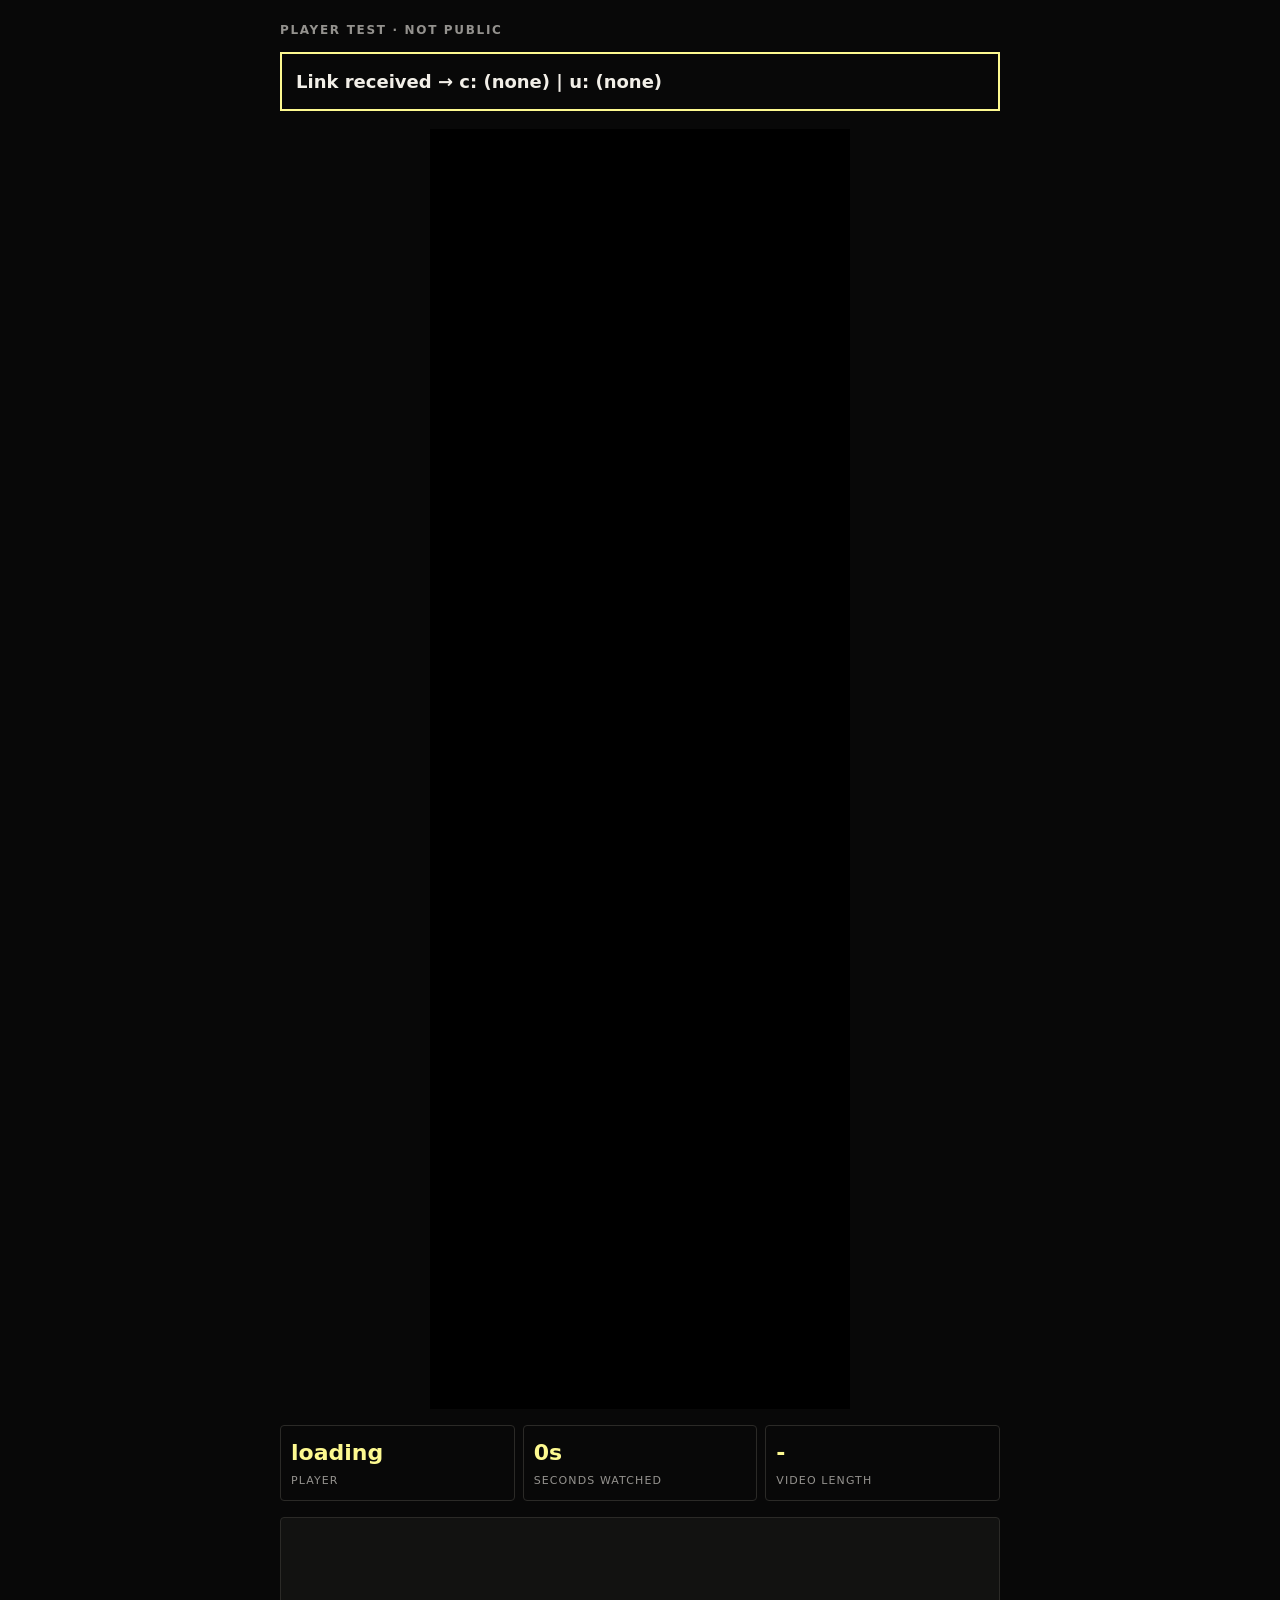
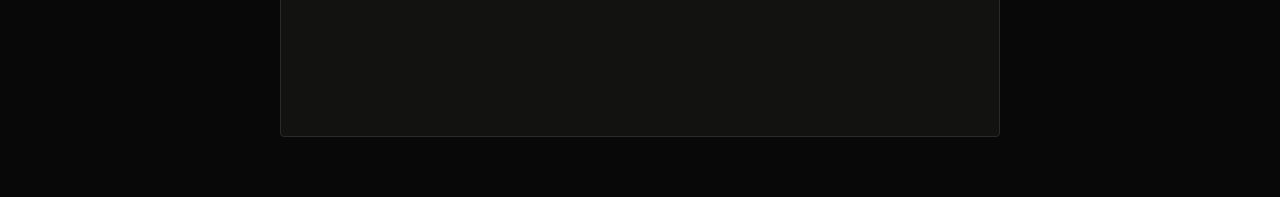
<file: test/index.html>
<!doctype html>
<html lang="en">
<head>
<meta charset="utf-8">
<meta name="viewport" content="width=device-width,initial-scale=1">
<meta name="robots" content="noindex">
<title>SRD player test</title>
<style>
  :root{--black:#080808;--ink:#f2efe8;--canary:#fdf990;--mute:rgba(242,239,232,.6)}
  *{box-sizing:border-box}
  body{margin:0;background:var(--black);color:var(--ink);font:14px/1.5 Inter,system-ui,sans-serif;padding:24px 16px 60px}
  main{max-width:720px;margin:0 auto}
  h1{font:600 12px/1 Inter,system-ui,sans-serif;letter-spacing:.14em;text-transform:uppercase;color:var(--mute);margin:0 0 16px}
  .frame{position:relative;padding-top:177.78%;background:#000;max-width:420px;margin:0 auto}
  .frame iframe{position:absolute;inset:0;width:100%;height:100%;border:0}
  .stats{display:grid;grid-template-columns:repeat(3,1fr);gap:8px;margin:16px 0}
  .stats div{border:1px solid #2b2a27;padding:10px;border-radius:4px}
  .stats b{display:block;font-size:22px;color:var(--canary);font-variant-numeric:tabular-nums}
  .stats span{font-size:11px;letter-spacing:.1em;text-transform:uppercase;color:var(--mute)}
  pre{background:#121211;border:1px solid #2b2a27;border-radius:4px;padding:12px;font:12px/1.5 ui-monospace,Menlo,monospace;height:220px;overflow:auto;white-space:pre-wrap;margin:0}
</style>
</head>
<body>
<main>
  <h1>Player test · not public</h1>
  <div id="params" style="border:2px solid var(--canary);padding:14px;margin:0 0 18px;font:600 18px/1.5 Inter,system-ui,sans-serif;word-break:break-all"></div>
  <script>
    (function(){
      var q=new URLSearchParams(location.search), el=document.getElementById('params');
      var c=q.get('c'), u=q.get('u');
      el.textContent = 'Link received → c: ' + (c===null?'(none)':c) + ' | u: ' + (u===null?'(none)':u);
      if (c && /^\d+$/.test(c)) el.textContent += '  ✔ placeholders filled in';
      else if (c && c.indexOf('{{')>-1) el.textContent += '  ✘ placeholders NOT filled in';
    })();
  </script>
  <div class="frame">
    <iframe id="v" src="https://player.vimeo.com/video/1198533142?badge=0&amp;autopause=0&amp;player_id=0&amp;app_id=58479"
      allow="autoplay; fullscreen; picture-in-picture; clipboard-write; encrypted-media; web-share"
      referrerpolicy="strict-origin-when-cross-origin" title="LaJeune episode for Trina Marie" allowfullscreen></iframe>
  </div>
  <div class="stats">
    <div><b id="status">loading</b><span>Player</span></div>
    <div><b id="watched">0s</b><span>Seconds watched</span></div>
    <div><b id="dur">-</b><span>Video length</span></div>
  </div>
  <pre id="log"></pre>
</main>
<script src="https://player.vimeo.com/api/player.js"></script>
<script>
  const log = (m) => { const el=document.getElementById('log'); el.textContent = new Date().toLocaleTimeString()+'  '+m+'\n'+el.textContent; };
  const $ = (id) => document.getElementById(id);
  const player = new Vimeo.Player($('v'));
  // Count real watched seconds: only add time that elapses during continuous playback (skips and seeks don't count).
  let watched = 0, last = null;
  player.ready().then(() => { $('status').textContent='ready'; log('player ready: the domain is allowed'); })
    .catch(e => { $('status').textContent='blocked'; log('player error: '+e.name+' '+e.message); });
  player.getDuration().then(d => $('dur').textContent = Math.round(d)+'s').catch(()=>{});
  player.on('play', d => { last = d.seconds; $('status').textContent='playing'; log('play at '+d.seconds.toFixed(1)+'s'); });
  player.on('pause', d => { last = null; $('status').textContent='paused'; log('pause at '+d.seconds.toFixed(1)+'s, watched '+Math.round(watched)+'s total'); });
  player.on('seeked', d => { last = d.seconds; log('seek to '+d.seconds.toFixed(1)+'s'); });
  player.on('ended', () => { last = null; $('status').textContent='ended'; log('ended, watched '+Math.round(watched)+'s total'); });
  player.on('timeupdate', d => {
    if (last !== null) { const step = d.seconds - last; if (step > 0 && step < 2) watched += step; }
    last = d.seconds; $('watched').textContent = Math.round(watched)+'s';
  });
  player.on('error', e => log('error: '+e.name+' '+(e.message||'')));
</script>
</body>
</html>
</file>
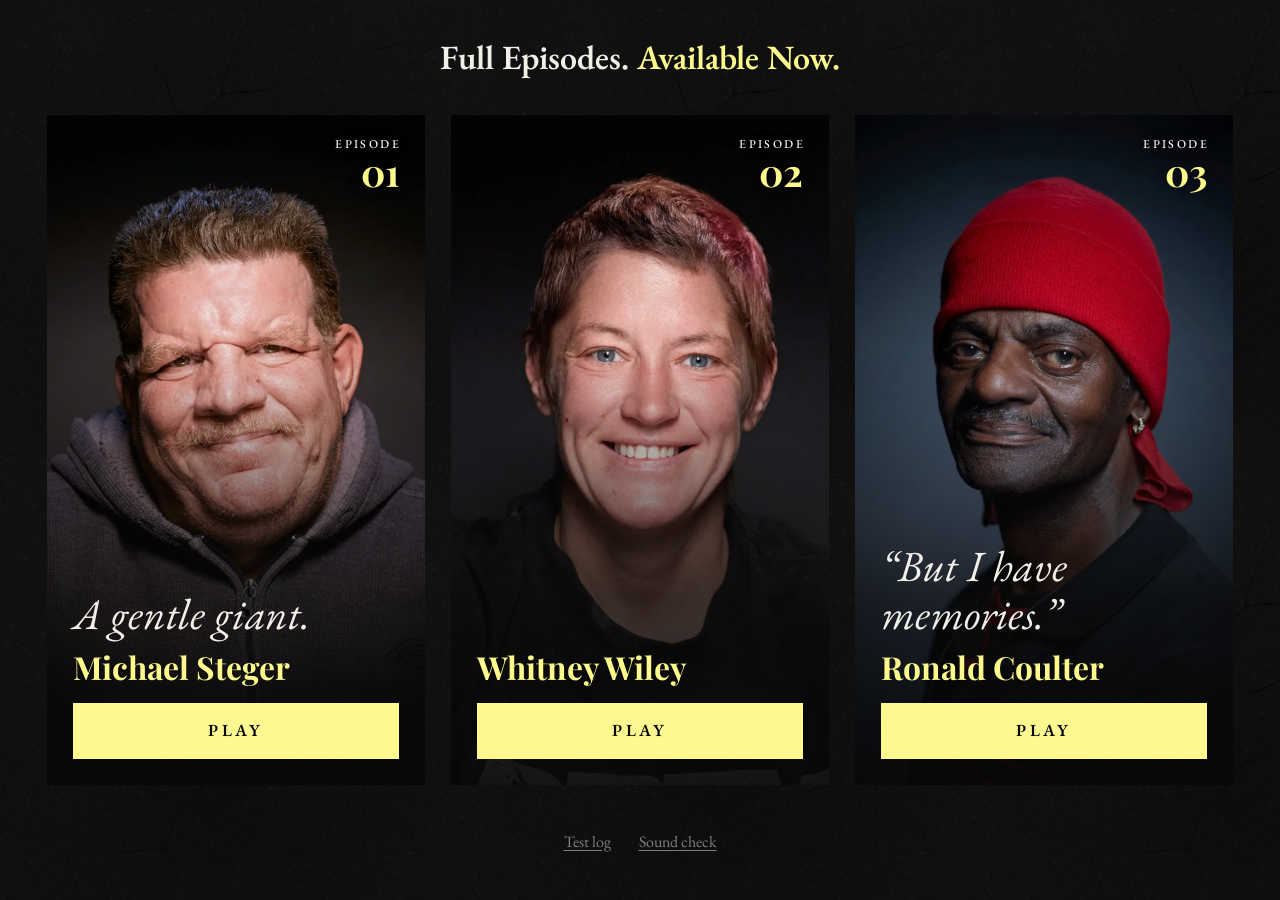
<file: player-test/round-2/index.html>
<!doctype html>
<html lang="en">
<head>
<meta charset="utf-8">
<meta name="viewport" content="width=device-width,initial-scale=1,viewport-fit=cover">
<meta name="robots" content="noindex">
<title>Player Round 2</title>
<link rel="preconnect" href="https://fonts.googleapis.com">
<link rel="preconnect" href="https://fonts.gstatic.com" crossorigin>
<link rel="stylesheet" href="https://fonts.googleapis.com/css2?family=EB+Garamond:ital,wght@0,400;0,500;0,600;1,400&family=Playfair+Display:wght@700&display=swap">
<style>
  /* Player Round 2: the Row, built for a phone, with the three final episodes.
     Rule of the build: the Vimeo frame never moves or scales. It sits behind its card at true size, inside the row.
     The camera move belongs to the still alone, so once a film is running it is a plain embed with no moving layer over it, only the bars when asked for.
     Nothing is sent to the viewer sheet and no identity is stored. */
  :root { --ground: #0f0f0e; --black: #080808; --ink: #f2efe8; --muted: rgb(242 239 232 / 0.7); --faint: rgb(242 239 232 / 0.5); --line: rgb(242 239 232 / 0.14); --canary: #fdf990; --canary-ink: #fdf98d; --body: "EB Garamond", Garamond, Georgia, serif; --display: "Playfair Display", Georgia, serif; color-scheme: dark; }
  * { box-sizing: border-box; }
  [hidden] { display: none !important; }
  html, body { margin: 0; height: 100%; }
  body { background: var(--ground) url('img/asphalt.webp') 0 0 / 512px 512px; color: var(--ink); font-family: var(--body); font-size: 19px; line-height: 1.35; -webkit-font-smoothing: antialiased; overflow: hidden; overscroll-behavior: none; touch-action: manipulation; }
  main { position: fixed; inset: 0; overflow: hidden; }
  button { font: inherit; color: inherit; }
  :focus-visible { outline: 2px solid var(--canary); outline-offset: 2px; }

  .dark { position: absolute; inset: 0; z-index: 1; background: var(--black); opacity: 0; pointer-events: none; }
  .head, .foot { position: absolute; z-index: 2; left: 0; right: 0; height: var(--gy); display: flex; align-items: center; justify-content: center; padding-inline: 16px; }
  .head { top: 0; }
  .foot { bottom: 0; gap: 28px; z-index: 4; pointer-events: none; } /* above the row, which fills the screen, so a swipe still works around the links */
  .head h1 { margin: 0; font-weight: 600; font-size: clamp(23px, 6.2vw, 34px); line-height: 1.1; text-align: center; }
  .head h1 span { color: var(--canary-ink); }
  .foot button { pointer-events: auto; background: none; border: 0; padding: 0; min-height: 44px; color: var(--faint); font-size: 16px; text-decoration: underline; text-underline-offset: 3px; cursor: pointer; }

  /* The row. A plain native scroller, so a swipe that starts on a Vimeo frame still moves it. */
  .rail { position: absolute; inset: 0; z-index: 3; display: flex; align-items: center; gap: var(--gap); overflow-x: auto; overflow-y: hidden; scroll-snap-type: x mandatory; scrollbar-width: none; }
  .rail::-webkit-scrollbar { display: none; }
  .rail::before, .rail::after { content: ""; flex: none; width: calc(var(--pad) - var(--gap)); }
  .rail.in { overflow: hidden; scroll-snap-type: none; }
  .slot { position: relative; flex: none; width: var(--cw); height: var(--ch); scroll-snap-align: center; scroll-snap-stop: always; }
  .slot.top { z-index: 2; }
  .slot.gone { visibility: hidden; }

  /* The frame is at full-screen size and centred on its slot, so when a slot sits centred the film is already exactly where it will play.
     The clip shows only the slot's share of it until the card has grown over the whole frame. */
  .clip { position: absolute; inset: 0; overflow: hidden; background: var(--black); }
  .slot.open .clip { overflow: visible; background: none; }
  .film { position: absolute; left: calc((var(--cw) - var(--fw)) / 2); top: calc((var(--ch) - var(--fh)) / 2); width: var(--fw); height: var(--fh); background: var(--black); overflow: hidden; }
  /* Vimeo's picture stops a fraction of a pixel short of its frame and white shows at the edge, so the frame runs 2px past the box on every side and the box clips it. */
  .film iframe { position: absolute; left: -2px; top: -2px; width: calc(100% + 4px); height: calc(100% + 4px); border: 0; display: block; }

  /* The still. Every touch passes through it to the frame beneath, which is what gives a film its sound on an iPhone. */
  .card { position: absolute; inset: -1px; overflow: hidden; background: var(--black); container-type: inline-size; pointer-events: none; }
  .card img { position: absolute; inset: 0; width: 100%; height: 100%; object-fit: cover; display: block; }
  .type { position: absolute; inset: 0; }
  .scrim { position: absolute; left: 0; right: 0; bottom: 0; height: 66%; background: linear-gradient(0deg, rgb(8 8 8 / 0.9) 0%, rgb(8 8 8 / 0.72) 42%, rgb(8 8 8 / 0) 100%); }
  .no { position: absolute; right: 7cqw; top: 6cqw; display: flex; flex-direction: column; align-items: flex-end; gap: 0.8cqw; text-shadow: 0 1px 12px rgb(0 0 0 / 0.6); }
  .no small { font-weight: 500; font-size: max(12px, 3cqw); line-height: 1; letter-spacing: 0.2em; text-transform: uppercase; color: var(--ink); margin-right: -0.2em; }
  .no b { font-family: var(--display); font-weight: 700; font-size: 10cqw; line-height: 1; color: var(--canary-ink); }
  .txt { position: absolute; left: 7cqw; right: 7cqw; bottom: 7cqw; display: flex; flex-direction: column; align-items: flex-start; }
  .words { hanging-punctuation: first; margin: 0 0 3.2cqw; font-style: italic; font-size: 11.4cqw; line-height: 1.1; color: var(--ink); transform-origin: 0 100%; text-wrap: balance; }
  .nm { margin: 0 0 4.6cqw; font-family: var(--display); font-weight: 700; font-size: 8.4cqw; line-height: 1.1; color: var(--canary-ink); white-space: nowrap; }
  .btn { display: flex; align-items: center; justify-content: center; width: 100%; min-height: 56px; font-weight: 600; font-size: 17px; line-height: 1; letter-spacing: 0.2em; text-transform: uppercase; color: var(--black); background: var(--canary); }

  /* After a film has started once, or on a computer, a press belongs to us. */
  .hit { position: absolute; inset: 0; z-index: 2; display: none; background: none; border: 0; padding: 0; cursor: pointer; }
  .slot.ours .hit { display: block; }
  @media (hover: hover) and (pointer: fine) { .slot.ours .hit:hover ~ .card img { scale: 1.03; } .card img { transition: scale 400ms cubic-bezier(0.16, 1, 0.3, 1); } }

  /* The bars. Vimeo's own buttons on a phone live in strips along the top and bottom of the frame, and show for about three seconds after a tap,
     a pause or a jump. Widescreen bars, the opening shot's move, cover those strips and carry our controls. The burned-in subtitles stay clear of them. */
  .band { position: absolute; z-index: 5; left: 0; right: 0; background: var(--black); pointer-events: none; display: none; transition: transform 700ms cubic-bezier(0.16, 1, 0.3, 1); }
  main.touch:not([data-mode="row"]) .band { display: block; }
  .band.t { top: 0; height: calc(var(--fb, 0px) + 60px); transform: translateY(-101%); }
  .band.b { bottom: 0; height: calc(var(--fb, 0px) + 116px + env(safe-area-inset-bottom, 0px)); transform: translateY(101%); }
  main.bars .band { transform: none; }
  main.touch .ctl .veil { display: none; }

  /* The film's own controls: ours, over the picture, below the burned-in subtitles. */
  .surface { position: absolute; inset: 0; z-index: 6; display: none; background: none; border: 0; padding: 0; }
  main:not([data-mode="row"]) .surface { display: block; }
  .ctl { position: absolute; z-index: 7; left: 50%; bottom: var(--fb, 0px); width: var(--fw); translate: -50% 0; display: none; padding-bottom: env(safe-area-inset-bottom, 0px); }
  main:not([data-mode="row"]) .ctl { display: block; }
  .ctl .veil { position: absolute; left: 0; right: 0; bottom: 0; height: 132px; pointer-events: none; background: linear-gradient(0deg, rgb(8 8 8 / 0.84) 0%, rgb(8 8 8 / 0) 100%); transition: opacity 240ms ease-out; }
  .ctl .bar { position: relative; display: flex; align-items: center; gap: 2px; padding-inline: 8px; transition: opacity 240ms ease-out; }
  .ctl .c { font-weight: 600; font-size: 13px; letter-spacing: 0.2em; text-transform: uppercase; color: var(--ink); background: none; border: 0; min-height: 48px; min-width: 44px; padding: 0 10px; cursor: pointer; }
  .ctl .time { font-size: 16px; color: var(--muted); font-variant-numeric: tabular-nums; padding-inline: 6px; white-space: nowrap; }
  .ctl .sp { flex: 1; }
  .ctl .seek { position: relative; height: 44px; display: flex; align-items: flex-end; touch-action: none; cursor: pointer; }
  .ctl .track { position: relative; display: block; width: 100%; height: 2px; background: rgb(242 239 232 / 0.22); }
  .ctl .fill { position: absolute; inset: 0; background: var(--canary); transform-origin: 0 50%; transform: scaleX(0); }
  .ctl.idle .veil, .ctl.idle .bar { opacity: 0; pointer-events: none; }
  .ctl.idle .seek { pointer-events: none; }

  @media (prefers-reduced-motion: reduce) { .band { transition: none; } }

  .log { position: absolute; z-index: 20; inset: 0; overflow-y: auto; background: var(--ground) url('img/asphalt.webp') 0 0 / 512px 512px; padding: calc(24px + env(safe-area-inset-top, 0px)) 16px calc(24px + env(safe-area-inset-bottom, 0px)); display: flex; flex-direction: column; gap: 14px; }
  .log h2 { margin: 0; font-weight: 600; font-size: 26px; line-height: 1.14; }
  .log h3 { margin: 10px 0 0; font-family: var(--display); font-weight: 700; font-size: 20px; color: var(--canary-ink); }
  .log dl { margin: 0; display: grid; grid-template-columns: minmax(0, 11em) minmax(0, 1fr); gap: 4px 12px; font-size: 16px; line-height: 1.22; }
  .log dt { color: var(--muted); }
  .log dd { margin: 0; font-weight: 500; }
  .log .close { align-self: flex-start; background: none; border: 1px solid var(--line); min-height: 48px; padding: 0 18px; cursor: pointer; }
</style>
</head>
<body>
<main id="main" data-mode="row">
  <div class="dark" id="dark"></div>
  <header class="head" id="head"><h1>Full Episodes. <span>Available Now.</span></h1></header>
  <div class="rail" id="rail"></div>
  <footer class="foot" id="foot">
    <button type="button" id="openlog">Test log</button>
    <button type="button" id="soundcheck">Sound check</button>
  </footer>
  <button class="surface" id="surface" type="button" aria-label="Show or hide the controls"></button>
  <div class="band t"></div>
  <div class="band b"></div>
  <div class="ctl idle" id="ctl">
    <div class="veil"></div>
    <div class="bar">
      <button class="c" type="button" id="toggle">Pause</button>
      <span class="time"><span id="now">0:00</span> / <span id="dur">0:00</span></span>
      <span class="sp"></span>
      <button class="c" type="button" id="back">All three</button>
    </div>
    <div class="seek" id="seek" role="slider" tabindex="0" aria-label="Position in the film" aria-valuemin="0" aria-valuemax="100" aria-valuenow="0"><span class="track"><span class="fill" id="fill"></span></span></div>
  </div>
  <section class="log" id="log" hidden></section>
</main>

<script src="https://cdnjs.cloudflare.com/ajax/libs/gsap/3.15.0/gsap.min.js"></script>
<script src="../../srd-tracker.js"></script>
<script>
  // Nothing reaches the sheet: the endpoint is blanked before anything can send, and no sign-up is made, so no identity is saved.
  SRD.configure({ endpoint: '' })

  const EP = [
    { n: '01', id: '1243879941', name: 'Michael Steger', words: 'A gentle giant.', img: 'michael' },
    { n: '02', id: '1243884159', name: 'Whitney Wiley', words: '', img: 'whitney' },
    { n: '03', id: '1243931242', name: 'Ronald Coulter', words: '“But I have memories.”', img: 'ronald' },
  ]
  const $ = q => document.querySelector(q)
  const main = $('#main'), rail = $('#rail'), dark = $('#dark'), head = $('#head'), foot = $('#foot'), ctl = $('#ctl'), seek = $('#seek'), fillEl = $('#fill')
  const clamp = (v, a = 0, b = 1) => Math.min(b, Math.max(a, v))
  const fmt = s => { s = Math.max(0, Math.floor(s || 0)); return `${Math.floor(s / 60)}:${String(s % 60).padStart(2, '0')}` }
  const touch = matchMedia('(hover: none)').matches || matchMedia('(pointer: coarse)').matches
  const calm = matchMedia('(prefers-reduced-motion: reduce)').matches
  const D = s => (calm ? 0.001 : s)
  const EASE = (() => { const A = (a, b) => 1 - 3 * b + 3 * a, B = (a, b) => 3 * b - 6 * a, C = a => 3 * a, f = (t, a, b) => ((A(a, b) * t + B(a, b)) * t + C(a)) * t, d = (t, a, b) => 3 * A(a, b) * t * t + 2 * B(a, b) * t + C(a); return x => { if (x <= 0) return 0; if (x >= 1) return 1; let t = x; for (let i = 0; i < 6; i++) { const s = d(t, 0.16, 0.3); if (Math.abs(s) < 1e-5) break; t -= (f(t, 0.16, 0.3) - x) / s } return f(t, 1, 1) } })()

  // The still clears quickly, so nobody misses the start of a film. STAY outlasts Vimeo's buttons, which go about three seconds after a tap or a press.
  const CAMERA = 1.8, HOLD = 0.8, FADE = 0.6, CHROME = 3200, STAY = 3600
  if (touch) main.classList.add('touch')

  /* The row is built once and never rebuilt, so the frames are never remounted. */
  rail.innerHTML = EP.map((e, i) => `
    <article class="slot${touch ? '' : ' ours'}" data-i="${i}">
      <div class="clip"><div class="film"><iframe src="https://player.vimeo.com/video/${e.id}?badge=0&amp;autopause=0&amp;title=0&amp;byline=0&amp;portrait=0&amp;dnt=1${touch ? '' : '&amp;controls=0'}" data-srd-video="${e.id}" data-srd-title="${e.name}" title="${e.name}" allow="autoplay; fullscreen; picture-in-picture; encrypted-media" referrerpolicy="strict-origin-when-cross-origin"></iframe></div></div>
      <button class="hit" type="button" aria-label="Play episode ${e.n}, ${e.name}"></button>
      <div class="card">
        <img src="img/${e.img}.webp" alt="Portrait of ${e.name}." decoding="async">
        <div class="type">
          <div class="scrim"></div>
          <div class="no"><small>Episode</small><b>${e.n}</b></div>
          <div class="txt">${e.words ? `<p class="words">${e.words}</p>` : ''}<p class="nm">${e.name}</p><span class="btn">Play</span></div>
        </div>
      </div>
    </article>`).join('')
  const slots = [...rail.querySelectorAll('.slot')]
  const cards = slots.map(s => ({ root: s.querySelector('.card'), img: s.querySelector('img'), type: s.querySelector('.type'), words: s.querySelector('.words') }))

  /* Sizes, always whole pixels, so a film's edge can never show past its card. */
  let G = {}
  const even = (whole, v) => whole - 2 * Math.round((whole - v) / 2)
  function layout() {
    const W = main.clientWidth, H = main.clientHeight, wide = W >= 760, gap = wide ? 28 : 12
    const fw = even(W, Math.min(H, W * 16 / 9) * 9 / 16), fh = even(H, Math.min(H, W * 16 / 9))
    const room = H - 2 * 60
    const cw = even(W, wide ? Math.min(room * 9 / 16, (W - 96 - 2 * gap) / 3) : Math.min(W * 0.76, room * 9 / 16))
    const ch = even(H, cw * 16 / 9)
    const st = document.documentElement.style
    Object.entries({ '--cw': cw, '--ch': ch, '--fw': fw, '--fh': fh, '--gap': gap, '--pad': (W - cw) / 2, '--gy': (H - ch) / 2, '--fb': (H - fh) / 2 }).forEach(([k, v]) => st.setProperty(k, v + 'px'))
    const mids = slots.map(s => s.offsetLeft + cw / 2)
    G = { W, H, wide, gap, cw, ch, fw, fh, mids, S: Math.max(fw / cw, fh / ch), lefts: mids.map(m => m - W / 2) }
    if (app.mode === 'row') { if (wide) rail.scrollLeft = G.lefts[1]; paintWords() }
    else { rail.scrollLeft = G.lefts[app.i]; gsap.set(cards[app.i].root, { scale: G.S }) }
  }

  /* The words on each still arrive with the hand: they follow the swipe, and nothing runs by itself. */
  function paintWords() {
    const c = rail.scrollLeft + G.W / 2
    cards.forEach((k, i) => {
      if (!k.words) return
      const t = G.wide || calm ? 1 : clamp(1 - Math.abs(G.mids[i] - c) / (G.cw + G.gap) * 1.5)
      k.words.style.opacity = t
      k.words.style.transform = `scale(${0.88 + 0.12 * t})`
    })
  }
  let queued = false
  rail.addEventListener('scroll', () => { if (queued || app.mode !== 'row') return; queued = true; requestAnimationFrame(() => { queued = false; paintWords() }) }, { passive: true })

  /* State, plus a plain record of how each film behaved. */
  const app = { i: -1, mode: 'row', paused: false, tl: null, dragging: false, want: 0 }
  const film = EP.map(() => ({ started: false, firstAt: 0, played: 0, lastAt: 0, lastS: 0, dur: 0, gap: 0, stalls: 0, stallMs: 0, stallAt: 0, slow: 0, muted: null, ended: false, errors: [] }))
  const player = i => SRD.players[i].player
  const setMode = m => { app.mode = m; main.dataset.mode = m }

  function setPaused(v) { app.paused = v; $('#toggle').textContent = v ? 'Play' : 'Pause'; wake() }
  function paintTime(s) {
    const f = film[app.i]; if (!f) return
    const p = f.dur ? s / f.dur : 0
    fillEl.style.transform = `scaleX(${clamp(p)})`
    $('#now').textContent = fmt(s); $('#dur').textContent = fmt(f.dur)
    seek.setAttribute('aria-valuenow', Math.round(p * 100)); seek.setAttribute('aria-valuetext', `${fmt(s)} of ${fmt(f.dur)}`)
  }

  /* Opening a film. The film is already running when this begins: only the still moves. */
  function open(i) {
    const s = slots[i], c = cards[i], f = film[i], S = G.S
    const hold = HOLD
    app.i = i; f.started = true
    setMode('opening'); setPaused(false)
    doze(); holdBars(CHROME); paintTime(f.lastS || 0)
    rail.classList.add('in'); s.classList.add('top')
    gsap.set(c.root, { visibility: 'visible' })
    const tl = app.tl = gsap.timeline()
    tl.to(rail, { scrollLeft: G.lefts[i], duration: D(CAMERA), ease: EASE }, 0)
      .to(c.root, { scale: S, duration: D(CAMERA), ease: EASE }, 0)
      .to(c.type, { opacity: 0, duration: D(0.24), ease: 'none' }, 0)
      .to(c.img, { scale: 1.06, duration: D(hold + FADE), ease: 'none' }, 0)
      .to(dark, { opacity: 1, duration: D(0.7), ease: 'none' }, 0)
      .to([head, foot], { opacity: 0, duration: D(0.24), ease: 'none' }, 0)
    slots.forEach((o, j) => { if (j !== i) tl.to(o, { x: (j - i) * (G.cw + G.gap) * (S - 1), scale: S, opacity: 0, duration: D(CAMERA), ease: EASE }, 0) })
    tl.add(() => s.classList.add('open'), D(Math.min(CAMERA, hold)))
      .to(c.root, { opacity: 0, duration: D(FADE), ease: 'none' }, hold)
      .add(() => {
        gsap.set(c.root, { visibility: 'hidden' })
        slots.forEach((o, j) => { if (j !== i) { o.classList.add('gone'); gsap.set(o, { clearProps: 'transform' }) } })
        setMode('film'); watchFrames.start()
      })
  }

  /* Back to the row, only because someone asked or the film finished. */
  function leave(to = app.i) {
    const i = app.i, s = slots[i], c = cards[i], S = G.S
    if (app.tl) app.tl.kill()
    setMode('closing'); doze(); dropBars()
    player(i).pause().catch(() => {})
    gsap.set(c.root, { visibility: 'visible' })
    slots.forEach((o, j) => { if (j !== i) { o.classList.remove('gone'); gsap.set(o, { x: (j - i) * (G.cw + G.gap) * (S - 1), scale: S, opacity: 0 }) } })
    const after = D(0.24)
    const tl = app.tl = gsap.timeline({ onComplete: () => {
      rail.classList.remove('in'); s.classList.remove('top')
      slots.forEach(o => gsap.set(o, { clearProps: 'transform,opacity' }))
      app.i = -1; setMode('row'); paintWords()
    } })
    tl.to(c.root, { opacity: 1, duration: after, ease: 'none' }, 0)
      .add(() => s.classList.remove('open'), after)
      .to(c.root, { scale: 1, duration: D(1.6), ease: EASE }, after)
      .to(c.img, { scale: 1, duration: D(0.9), ease: EASE }, after)
      .to(c.type, { opacity: 1, duration: D(0.4), ease: 'none' }, D(0.7))
      .to(dark, { opacity: 0, duration: D(0.8), ease: 'none' }, after)
      .to([head, foot], { opacity: 1, duration: D(0.5), ease: 'none' }, D(0.7))
    slots.forEach((o, j) => { if (j !== i) tl.to(o, { x: 0, scale: 1, opacity: 1, duration: D(1.6), ease: EASE }, after) })
    if (to !== i) tl.to(rail, { scrollLeft: G.lefts[to], duration: D(1.6), ease: EASE }, after)
  }

  /* What Vimeo tells us. */
  function onPlay(i) {
    const f = film[i]
    f.lastAt = 0
    if (app.mode === 'row') {
      slots[i].classList.add('ours') // this film has had its tap, so from now on a press can come to us
      setTimeout(() => player(i).getMuted().then(m => { f.muted = m }).catch(() => {}), 1200)
      open(i)
    } else if (i === app.i) { setPaused(false); holdBars(CHROME); watchFrames.start() }
  }
  function onPause(i) { film[i].lastAt = 0; if (i === app.i && (app.mode === 'film' || app.mode === 'opening')) { setPaused(true); holdBars(CHROME) } }
  function onEnded(i) { film[i].ended = true; if (i === app.i) { paintTime(film[i].dur); leave(Math.min(i + 1, EP.length - 1)) } }
  function onTime(i, d) {
    const f = film[i], t = performance.now()
    f.dur = d.duration || f.dur
    if (!f.firstAt) f.firstAt = t
    if (f.lastAt) {
      const dt = d.seconds - f.lastS
      if (dt > 0 && dt < 1.2) f.played += dt
      if (!f.stallAt) f.gap = Math.max(f.gap, t - f.lastAt)
    }
    f.lastAt = t; f.lastS = d.seconds
    if (i === app.i && !app.dragging) paintTime(d.seconds)
  }

  const whenThree = setInterval(() => {
    if (SRD.players.length !== 3) return
    clearInterval(whenThree)
    EP.forEach((e, i) => {
      const p = player(i), f = film[i]
      p.on('play', () => onPlay(i))
      p.on('pause', () => onPause(i))
      p.on('ended', () => onEnded(i))
      p.on('timeupdate', d => onTime(i, d))
      p.on('seeked', () => { f.lastAt = 0 })
      p.on('bufferstart', () => { if (f.firstAt) { f.stalls++; f.stallAt = performance.now() } })
      p.on('bufferend', () => { if (f.stallAt) { f.stallMs += performance.now() - f.stallAt; f.stallAt = 0 } f.lastAt = 0 })
      p.on('error', e => f.errors.push(String(e && (e.name || e.message) || e).slice(0, 80)))
      slots[i].querySelector('.hit').addEventListener('click', () => { if (app.mode === 'row') p.play().catch(() => {}) })
    })
  }, 60)
  SRD.attachAll(rail)

  /* Controls: asleep until someone asks. The canary line stays. */
  let sleepT = 0, barsT = 0, barsUntil = 0
  const hideBars = () => { if (!app.paused && ctl.classList.contains('idle') && performance.now() >= barsUntil) main.classList.remove('bars') }
  function holdBars(ms) { if (!touch) return; barsUntil = Math.max(barsUntil, performance.now() + ms); main.classList.add('bars'); clearTimeout(barsT); barsT = setTimeout(hideBars, barsUntil - performance.now() + 20) }
  function dropBars() { clearTimeout(barsT); barsUntil = 0; main.classList.remove('bars') }
  function wake() { clearTimeout(sleepT); ctl.classList.remove('idle'); if (touch) main.classList.add('bars'); if (!app.paused) sleepT = setTimeout(() => { ctl.classList.add('idle'); hideBars() }, STAY) }
  function doze() { clearTimeout(sleepT); ctl.classList.add('idle'); hideBars() }
  $('#surface').addEventListener('click', () => { ctl.classList.contains('idle') ? wake() : doze() })
  main.addEventListener('pointermove', e => { if (e.pointerType === 'mouse' && app.mode !== 'row') wake() }, { passive: true })
  $('#toggle').addEventListener('click', () => { const p = player(app.i); (app.paused ? p.play() : p.pause()).catch(() => {}) })
  $('#back').addEventListener('click', () => leave())

  const seekTo = e => { const f = film[app.i], r = seek.getBoundingClientRect(); if (!f || !f.dur) return; app.want = clamp((e.clientX - r.left) / r.width) * f.dur; paintTime(app.want) }
  const seekDone = () => { if (!app.dragging) return; app.dragging = false; if (film[app.i] && film[app.i].firstAt) { film[app.i].lastAt = 0; player(app.i).setCurrentTime(app.want).catch(() => {}) } holdBars(CHROME); wake() }
  seek.addEventListener('pointerdown', e => { seek.setPointerCapture(e.pointerId); app.dragging = true; clearTimeout(sleepT); seekTo(e) })
  seek.addEventListener('pointermove', e => { if (app.dragging) seekTo(e) })
  seek.addEventListener('pointerup', seekDone)
  seek.addEventListener('pointercancel', seekDone)
  addEventListener('keydown', e => {
    if (app.mode === 'row') return
    if (e.key === 'Escape') leave()
    if (e.key === ' ' && !e.target.closest('button')) { e.preventDefault(); $('#toggle').click() }
    if (e.key === 'ArrowRight' || e.key === 'ArrowLeft') { const f = film[app.i]; player(app.i).setCurrentTime(clamp(f.lastS + (e.key === 'ArrowRight' ? 5 : -5), 0, f.dur || 0)).catch(() => {}) }
  })

  /* A quiet count of slow frames on this page while a film plays, to tell the page apart from the stream. */
  const watchFrames = { on: false, last: 0, start() { if (this.on) return; this.on = true; this.last = 0; requestAnimationFrame(t => this.tick(t)) }, tick(t) { if (app.mode !== 'film' || app.paused) { this.on = false; return } if (this.last && t - this.last > 100) film[app.i].slow++; this.last = t; requestAnimationFrame(n => this.tick(n)) } }

  /* The test log: nothing to do unless something goes wrong. */
  function browserName() {
    const u = navigator.userAgent, os = u.match(/OS (\d+)[_.](\d+)/)
    const app2 = /Instagram/i.test(u) ? 'Instagram' : /FBAN|FBAV/i.test(u) ? 'Facebook' : /CriOS/.test(u) ? 'Chrome' : /Safari/.test(u) ? 'Safari' : 'Other'
    return `${app2}, ${os ? `iOS ${os[1]}.${os[2]}` : /Android/i.test(u) ? 'Android' : 'computer'}`
  }
  $('#openlog').addEventListener('click', () => {
    const box = $('#log'), loads = [...document.querySelectorAll('iframe')].length
    box.innerHTML = `<button class="close" type="button">Close</button><h2>Test log</h2><dl><dt>Browser</dt><dd>${browserName()}</dd><dt>Screen</dt><dd>${G.W} by ${G.H}</dd><dt>Film frames</dt><dd>${loads}</dd></dl>` + EP.map((e, i) => {
      const f = film[i]
      if (!f.started) return `<h3>${e.name}</h3><dl><dt>Played</dt><dd>Not tried</dd></dl>`
      const rows = [['Played', `${Math.round(f.played)} s of ${Math.round(f.dur)} s`], ['Reached the end', f.ended ? 'Yes' : 'No'], ['Muted', f.muted === null ? 'Unknown' : f.muted ? 'Yes' : 'No'], ['Stalls', `${f.stalls}${f.stalls ? `, ${(f.stallMs / 1000).toFixed(1)} s in all` : ''}`], ['Longest gap', `${(f.gap / 1000).toFixed(2)} s`], ['Slow page frames', f.slow]]
      if (f.errors.length) rows.push(['Errors', f.errors.slice(0, 2).join('; ')])
      return `<h3>${e.name}</h3><dl>${rows.map(([k, v]) => `<dt>${k}</dt><dd>${v}</dd>`).join('')}</dl>`
    }).join('')
    box.hidden = false
    box.querySelector('.close').addEventListener('click', () => { box.hidden = true })
  })
  $('#soundcheck').addEventListener('click', () => { location.href = 'sound/' })

  layout()
  document.fonts && document.fonts.ready.then(() => paintWords())
  let rT = 0
  addEventListener('resize', () => { clearTimeout(rT); rT = setTimeout(layout, 120) })
  window.__round2 = { app, film }
</script>
</body>
</html>
</file>
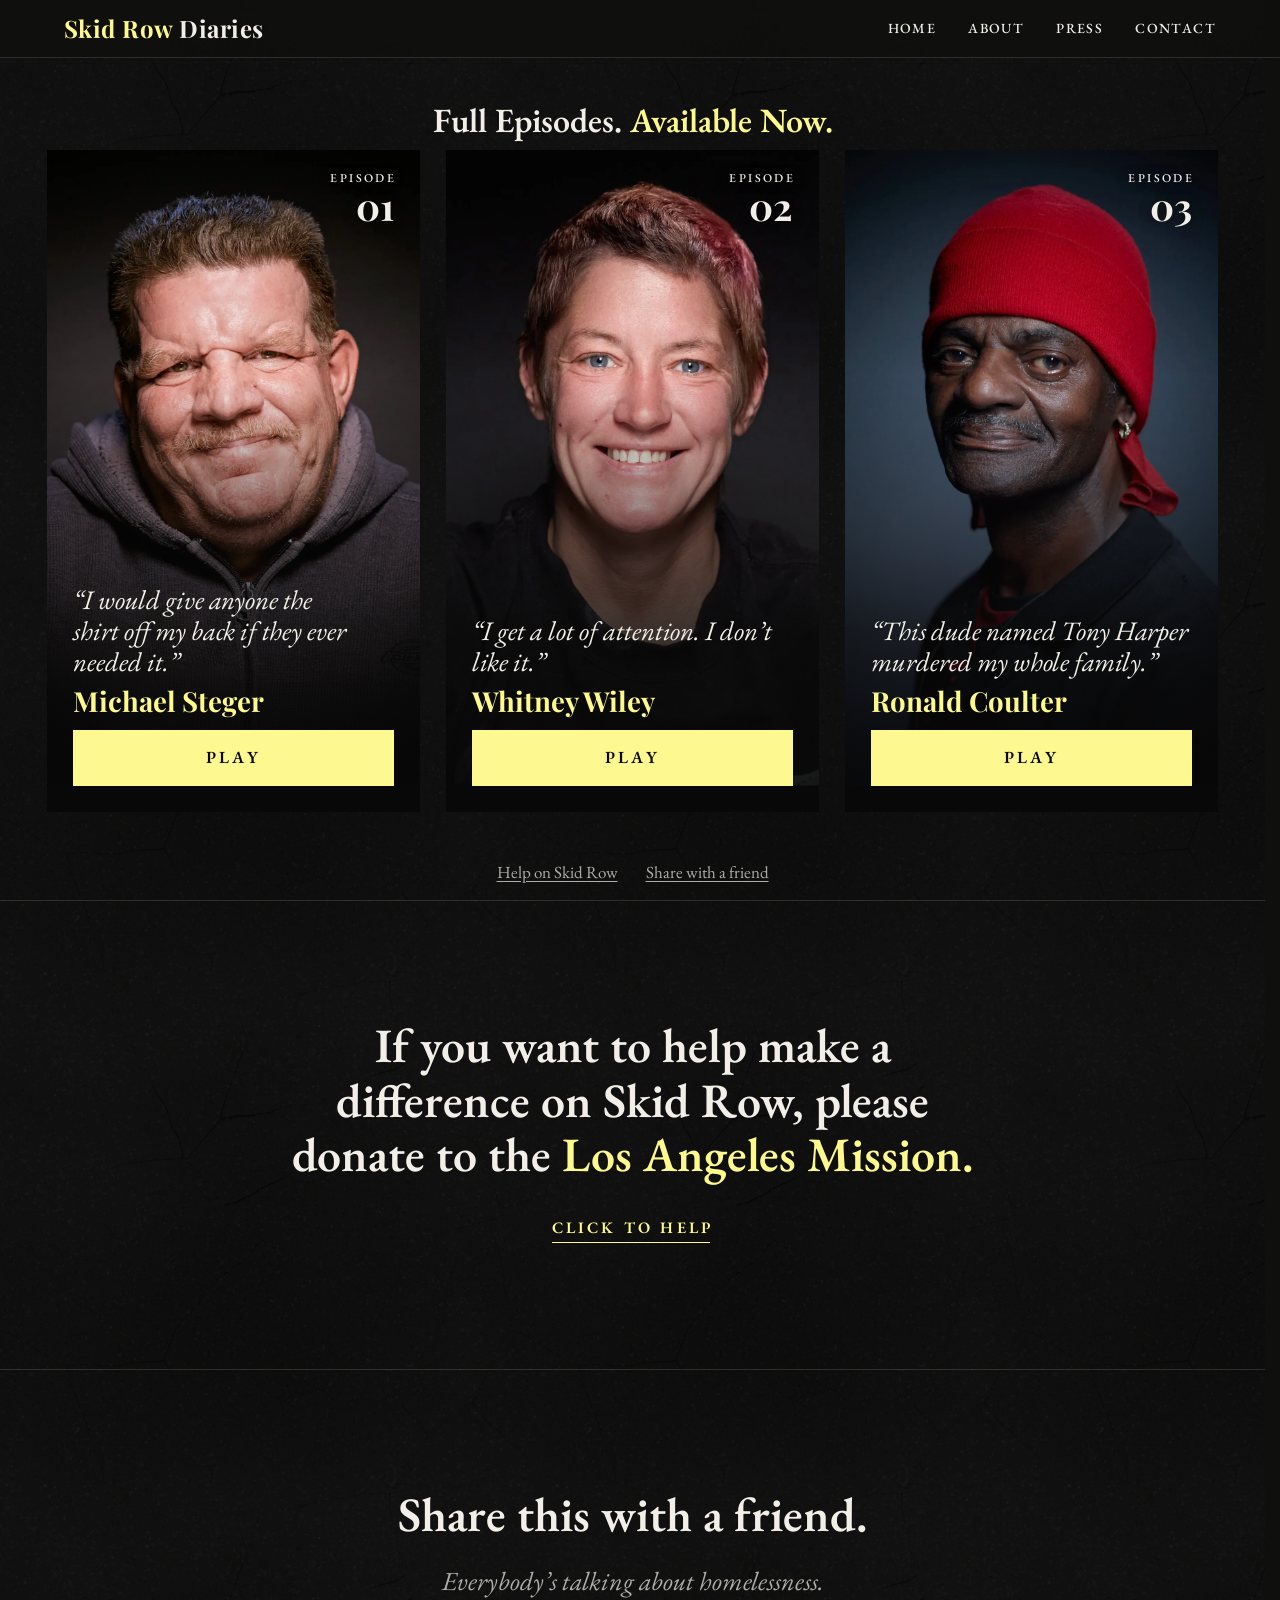
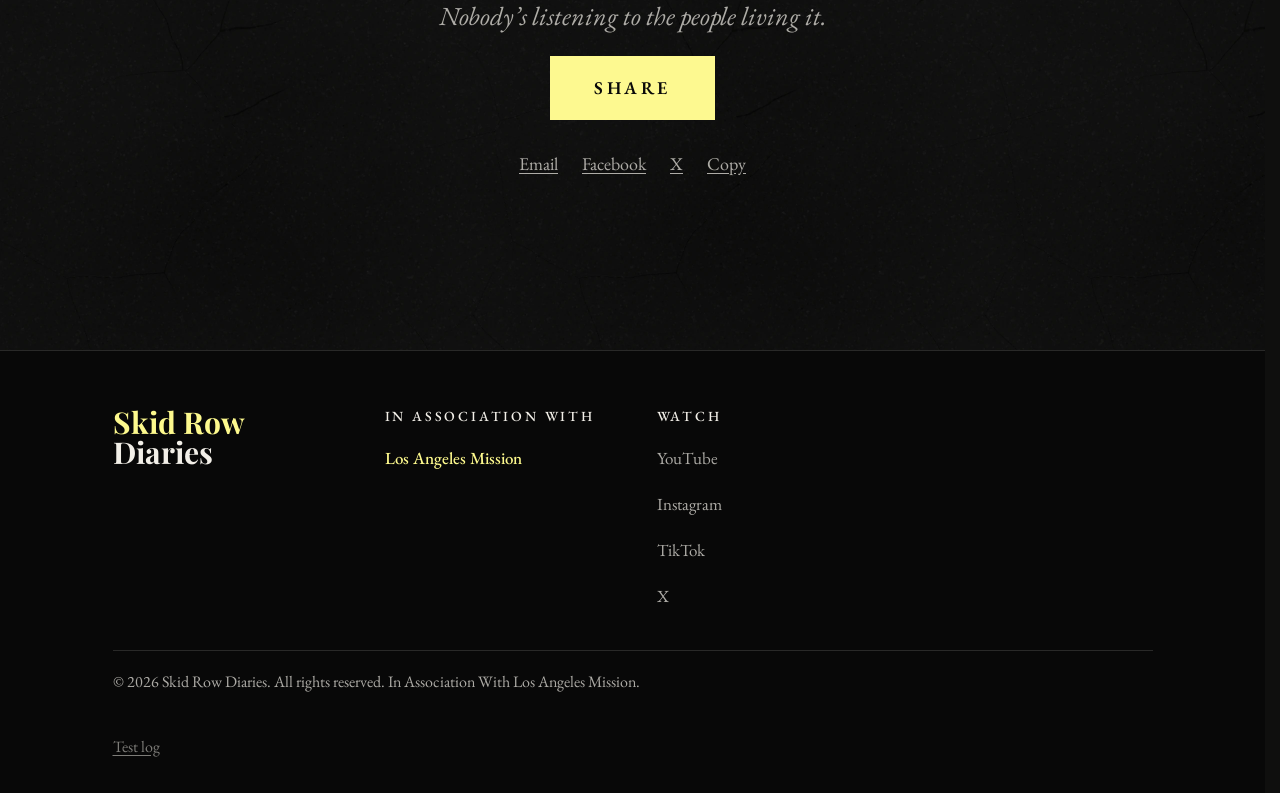
<file: player-test/round-3/index.html>
<!doctype html>
<html lang="en">
<head>
<meta charset="utf-8">
<meta name="viewport" content="width=device-width,initial-scale=1,viewport-fit=cover">
<meta name="robots" content="noindex">
<title>Player Round 3</title>
<meta name="description" content="Everybody’s talking about homelessness. Nobody’s listening to the people living it. Three stories from Skid Row, in their own words.">
<!-- The card any phone or platform shows when this link is shared. The address is the test site for now; the site's Seo component takes the same values for /watch. -->
<meta property="og:type" content="website">
<meta property="og:site_name" content="Skid Row Diaries">
<meta property="og:url" content="https://dashing-bavarois-22479e.netlify.app/player-test/">
<meta property="og:title" content="Skid Row Diaries: Stories from the Street">
<meta property="og:description" content="Everybody’s talking about homelessness. Nobody’s listening to the people living it. Three stories from Skid Row, in their own words.">
<meta property="og:image" content="https://dashing-bavarois-22479e.netlify.app/player-test/img/share.jpg">
<meta property="og:image:width" content="1200">
<meta property="og:image:height" content="630">
<meta property="og:image:alt" content="Portraits of Michael Steger, Whitney Wiley and Ronald Coulter, with the words Skid Row Diaries.">
<meta name="twitter:card" content="summary_large_image">
<meta name="twitter:title" content="Skid Row Diaries: Stories from the Street">
<meta name="twitter:description" content="Everybody’s talking about homelessness. Nobody’s listening to the people living it. Three stories from Skid Row, in their own words.">
<meta name="twitter:image" content="https://dashing-bavarois-22479e.netlify.app/player-test/img/share.jpg">
<link rel="preconnect" href="https://fonts.googleapis.com">
<link rel="preconnect" href="https://fonts.gstatic.com" crossorigin>
<link rel="stylesheet" href="https://fonts.googleapis.com/css2?family=EB+Garamond:ital,wght@0,400;0,500;0,600;1,400&family=Playfair+Display:wght@700&display=swap">
<style>
  /* Player Round 3: the Row as a page of the website, with the site's header and footer, the Mission's ask and a way to share it.
     Rule of the build: the Vimeo frame never moves or scales. It sits behind its card at true size, where it will play on the screen, inside the row.
     The camera move belongs to the still alone, so once a film is running it is a plain embed with no moving layer over it, only the bars when asked for.
     Nothing is sent to the viewer sheet and no identity is stored. */
  :root { --ground: #0f0f0e; --black: #080808; --ink: #f2efe8; --muted: rgb(242 239 232 / 0.7); --faint: rgb(242 239 232 / 0.5); --line: rgb(242 239 232 / 0.14); --canary: #fdf990; --canary-ink: #fdf98d; --body: "EB Garamond", Garamond, Georgia, serif; --display: "Playfair Display", Georgia, serif; color-scheme: dark; }
  * { box-sizing: border-box; }
  [hidden] { display: none !important; }
  html, body { margin: 0; }
  html { scrollbar-gutter: stable; background: var(--ground); }
  html.lock { overflow: hidden; } /* a film is open, so the page behind it stays put */
  body { background: var(--ground) url('img/asphalt.webp') 0 0 / 512px 512px; color: var(--ink); font-family: var(--body); font-size: 19px; line-height: 1.35; -webkit-font-smoothing: antialiased; overflow-x: clip; touch-action: manipulation; }
  /* The first screen: exactly one screen tall, the row and the film live here, and the rest of the page sits below it. */
  main { position: relative; z-index: 1; height: 100vh; height: 100svh; overflow: hidden; }
  button { font: inherit; color: inherit; }
  :focus-visible { outline: 2px solid var(--canary); outline-offset: 2px; }

  .dark { position: fixed; inset: 0; z-index: 1; background: var(--black); opacity: 0; pointer-events: none; }

  /* The site's header, as it sits on every page but Home: wordmark and menu, stacked on a phone. */
  .nav { position: fixed; z-index: 30; top: 0; left: 0; right: 0; display: flex; flex-direction: column; align-items: center; gap: 6px; padding: calc(14px + env(safe-area-inset-top, 0px)) 16px 14px; background: rgb(15 15 14 / 0.94); border-bottom: 1px solid var(--line); }
  .nav .wm { font-family: var(--display); font-weight: 700; font-size: 22px; line-height: 1.2; letter-spacing: 0.02em; color: var(--ink); text-decoration: none; white-space: nowrap; }
  .nav .wm span { color: var(--canary-ink); }
  .nav nav { display: flex; gap: 20px; }
  .nav nav a { padding-block: 12px; margin-block: -12px; font-weight: 500; font-size: 14px; line-height: 1.4; letter-spacing: 0.1em; text-transform: uppercase; color: var(--ink); text-decoration: none; }
  @media (hover: hover) and (pointer: fine) { .nav a:hover { color: var(--canary); } }
  @media (min-width: 760px) { .nav { flex-direction: row; justify-content: space-between; padding-inline: 64px; } .nav .wm { font-size: 24px; } .nav nav { gap: 32px; } }
  .head, .foot { position: absolute; z-index: 2; left: 0; right: 0; display: flex; align-items: center; justify-content: center; padding-inline: 16px; }
  .head { top: calc(var(--top) - var(--hh)); height: var(--hh); }
  .foot { bottom: 0; height: var(--ft); gap: 28px; z-index: 4; pointer-events: none; } /* above the row, which fills the screen, so a swipe still works around the links */
  .head h1 { margin: 0; font-weight: 600; font-size: clamp(23px, 6.2vw, 34px); line-height: 1.1; text-align: center; }
  .head h1 span { color: var(--canary-ink); }
  .foot a { pointer-events: auto; display: inline-flex; align-items: center; min-height: 44px; color: var(--muted); font-size: 17px; text-decoration: underline; text-underline-offset: 3px; }

  /* The row. A plain native scroller, so a swipe that starts on a Vimeo frame still moves it. */
  .rail { position: absolute; inset: 0; z-index: 3; display: flex; align-items: flex-start; gap: var(--gap); overflow-x: auto; overflow-y: hidden; scroll-snap-type: x mandatory; scrollbar-width: none; }
  .rail::-webkit-scrollbar { display: none; }
  .rail::before, .rail::after { content: ""; flex: none; width: calc(var(--pad) - var(--gap)); }
  .rail.in { overflow: hidden; scroll-snap-type: none; }
  .slot { position: relative; flex: none; width: var(--cw); height: var(--ch); margin-top: var(--top); scroll-snap-align: center; scroll-snap-stop: always; }
  .slot.top { z-index: 2; }
  .slot.gone { visibility: hidden; }

  /* The frame is at full-screen size, already at the height it will play on the screen, so when a slot sits centred the film is exactly where it will be.
     The clip shows only the slot's share of it until the card has grown over the whole frame. */
  .clip { position: absolute; inset: 0; overflow: hidden; background: var(--black); }
  .slot.open .clip { overflow: visible; background: none; }
  .film { position: absolute; left: calc((var(--cw) - var(--fw)) / 2); top: calc((var(--sh) - var(--fh)) / 2 - var(--top)); width: var(--fw); height: var(--fh); background: var(--black); overflow: hidden; }
  /* Vimeo's picture stops a fraction of a pixel short of its frame and white shows at the edge, so the frame runs 2px past the box on every side and the box clips it. */
  .film iframe { position: absolute; left: -2px; top: -2px; width: calc(100% + 4px); height: calc(100% + 4px); border: 0; display: block; }

  /* The still. Every touch passes through it to the frame beneath, which is what gives a film its sound on an iPhone. */
  .card { position: absolute; inset: -1px; overflow: hidden; background: var(--black); container-type: inline-size; pointer-events: none; }
  .card img { position: absolute; inset: 0; width: 100%; height: 100%; object-fit: cover; display: block; translate: 0 -4%; } /* the faces have headroom, so they sit a little higher to clear the quote */
  .type { position: absolute; inset: 0; }
  .scrim { position: absolute; left: 0; right: 0; bottom: 0; height: 66%; background: linear-gradient(0deg, rgb(8 8 8 / 0.9) 0%, rgb(8 8 8 / 0.72) 42%, rgb(8 8 8 / 0) 100%); }
  .no { position: absolute; right: 7cqw; top: 6cqw; display: flex; flex-direction: column; align-items: flex-end; gap: 0.8cqw; text-shadow: 0 1px 12px rgb(0 0 0 / 0.6); }
  .no small { font-weight: 500; font-size: max(12px, 3cqw); line-height: 1; letter-spacing: 0.2em; text-transform: uppercase; color: var(--ink); margin-right: -0.2em; }
  .no b { font-family: var(--display); font-weight: 700; font-size: 10cqw; line-height: 1; color: var(--ink); }
  .txt { position: absolute; left: 7cqw; right: 7cqw; bottom: 7cqw; display: flex; flex-direction: column; align-items: flex-start; }
  .words { hanging-punctuation: first; margin: 0 0 2.4cqw; font-style: italic; font-size: max(17px, 7.2cqw); line-height: 1.16; color: var(--ink); transform-origin: 0 100%; text-wrap: pretty; }
  .nm { margin: 0 0 3.6cqw; font-family: var(--display); font-weight: 700; font-size: 7.4cqw; line-height: 1.1; color: var(--canary-ink); white-space: nowrap; }
  /* The whole card is the tap target, so on a small phone this sign can give up height to keep the quote off the face. */
  .btn { display: flex; align-items: center; justify-content: center; width: 100%; height: clamp(40px, 18cqw, 56px); font-weight: 600; font-size: 17px; line-height: 1; letter-spacing: 0.2em; text-transform: uppercase; color: var(--black); background: var(--canary); }

  /* After a film has started once, or on a computer, a press belongs to us. */
  .hit { position: absolute; inset: 0; z-index: 2; display: none; background: none; border: 0; padding: 0; cursor: pointer; }
  .slot.ours .hit { display: block; }
  @media (hover: hover) and (pointer: fine) { .slot.ours .hit:hover ~ .card img { scale: 1.03; } .card img { transition: scale 400ms cubic-bezier(0.16, 1, 0.3, 1); } }

  /* The bars. Vimeo's own buttons on a phone live in strips along the top and bottom of the frame, and show for about three seconds after a tap,
     a pause or a jump. Widescreen bars, the opening shot's move, cover those strips and carry our controls. The burned-in subtitles stay clear of them. */
  .band { position: absolute; z-index: 5; left: 0; right: 0; background: var(--black); pointer-events: none; display: none; transition: transform 700ms cubic-bezier(0.16, 1, 0.3, 1); }
  main.touch:not([data-mode="row"]) .band { display: block; }
  .band.t { top: 0; height: calc(var(--fb, 0px) + 60px); transform: translateY(-101%); }
  .band.b { bottom: 0; height: calc(var(--fb, 0px) + 116px + env(safe-area-inset-bottom, 0px)); transform: translateY(101%); }
  main.bars .band { transform: none; }
  main.touch .ctl .veil { display: none; }

  /* The film's own controls: ours, over the picture, below the burned-in subtitles. */
  .surface { position: absolute; inset: 0; z-index: 6; display: none; background: none; border: 0; padding: 0; }
  main:not([data-mode="row"]) .surface { display: block; }
  .ctl { position: absolute; z-index: 7; left: 50%; bottom: var(--fb, 0px); width: var(--fw); translate: -50% 0; display: none; padding-bottom: env(safe-area-inset-bottom, 0px); }
  main:not([data-mode="row"]) .ctl { display: block; }
  .ctl .veil { position: absolute; left: 0; right: 0; bottom: 0; height: 132px; pointer-events: none; background: linear-gradient(0deg, rgb(8 8 8 / 0.84) 0%, rgb(8 8 8 / 0) 100%); transition: opacity 240ms ease-out; }
  .ctl .bar { position: relative; display: flex; align-items: center; gap: 2px; padding-inline: 8px; transition: opacity 240ms ease-out; }
  .ctl .c { font-weight: 600; font-size: 13px; letter-spacing: 0.2em; text-transform: uppercase; color: var(--ink); background: none; border: 0; min-height: 48px; min-width: 44px; padding: 0 10px; cursor: pointer; }
  .ctl .time { font-size: 16px; color: var(--muted); font-variant-numeric: tabular-nums; padding-inline: 6px; white-space: nowrap; }
  .ctl .sp { flex: 1; }
  .ctl .seek { position: relative; height: 44px; display: flex; align-items: flex-end; touch-action: none; cursor: pointer; }
  .ctl .track { position: relative; display: block; width: 100%; height: 2px; background: rgb(242 239 232 / 0.22); }
  .ctl .fill { position: absolute; inset: 0; background: var(--canary); transform-origin: 0 50%; transform: scaleX(0); }
  .ctl.idle .veil, .ctl.idle .bar { opacity: 0; pointer-events: none; }
  .ctl.idle .seek { pointer-events: none; }

  @media (prefers-reduced-motion: reduce) { .band { transition: none; } }

  .log { position: fixed; z-index: 40; inset: 0; overflow-y: auto; background: var(--ground) url('img/asphalt.webp') 0 0 / 512px 512px; padding: calc(24px + env(safe-area-inset-top, 0px)) 16px calc(24px + env(safe-area-inset-bottom, 0px)); display: flex; flex-direction: column; gap: 14px; }
  /* Below the row. The Mission's ask uses the link style of the Mission credit on Home, and it stays about the Mission, never about the person just watched. */
  section.ask { padding: clamp(72px, 13svh, 128px) 16px; scroll-margin-top: var(--nav); display: flex; justify-content: center; text-align: center; border-top: 1px solid var(--line); }
  .ask .blk { width: min(100%, 720px); display: flex; flex-direction: column; align-items: center; gap: 22px; }
  .ask h2 { margin: 0; font-weight: 600; font-size: clamp(30px, 5.4vw, 48px); line-height: 1.14; text-wrap: balance; }
  .ask h2 span { color: var(--canary-ink); }
  .go { position: relative; display: inline-flex; align-items: center; min-height: 48px; font-weight: 600; font-size: 16px; letter-spacing: 0.2em; text-transform: uppercase; color: var(--canary-ink); text-decoration: none; }
  .go::after { content: ""; position: absolute; left: 0; right: 0.2em; bottom: 9px; height: 1px; background: currentColor; transform-origin: 0 50%; }
  @keyframes redraw { 0% { transform: scaleX(1); transform-origin: 100% 50%; } 45% { transform: scaleX(0); transform-origin: 100% 50%; } 46% { transform: scaleX(0); transform-origin: 0 50%; } 100% { transform: scaleX(1); transform-origin: 0 50%; } }
  @media (hover: hover) and (pointer: fine) { .go:hover::after { animation: redraw 640ms cubic-bezier(0.16, 1, 0.3, 1); } }
  .ask .line { margin: 0; max-width: 28em; font-style: italic; font-size: clamp(21px, 2.4vw, 26px); line-height: 1.35; color: var(--muted); text-wrap: balance; }
  .act { position: relative; isolation: isolate; overflow: hidden; display: inline-flex; align-items: center; justify-content: center; min-height: 56px; padding: 0 44px; font: inherit; font-weight: 600; font-size: 16px; line-height: 1; letter-spacing: 0.2em; text-transform: uppercase; color: var(--black); background: var(--canary); border: 0; border-radius: 0; cursor: pointer; transition: scale 120ms ease-out; }
  .act::before { content: ""; position: absolute; inset: 0; z-index: -1; background: var(--ink); transform: scaleY(0); transform-origin: 50% 100%; transition: transform 240ms cubic-bezier(0.16, 1, 0.3, 1); }
  @media (hover: hover) and (pointer: fine) { .act:hover::before { transform: scaleY(1); } }
  .act:active { scale: 0.98; }
  @media (min-width: 760px) { .act { min-height: 64px; font-size: 18px; } }
  .ways { display: flex; flex-wrap: wrap; justify-content: center; gap: 0 24px; }
  .ways a, .ways button { display: inline-flex; align-items: center; min-height: 44px; padding: 0; font: inherit; font-size: 18px; color: var(--muted); background: none; border: 0; text-decoration: underline; text-underline-offset: 3px; cursor: pointer; }
  @media (hover: hover) and (pointer: fine) { .ways a:hover, .ways button:hover { color: var(--canary-ink); } .ways .ph { display: none; } }
  .said { margin: 0; min-height: 1.4em; color: var(--canary-ink); font-size: 18px; }

  /* The site's footer. */
  .sf { background: var(--black); border-top: 1px solid var(--line); padding: 56px 16px 24px; }
  .sf .in { max-width: 1040px; margin: 0 auto; display: grid; grid-template-columns: repeat(auto-fit, minmax(220px, 1fr)); gap: 32px 48px; }
  .sf .wm { font-family: var(--display); font-weight: 700; font-size: 30px; line-height: 1; }
  .sf .wm span { color: var(--canary-ink); }
  .sf h3 { margin: 0 0 8px; font-weight: 500; font-size: 14px; letter-spacing: 0.2em; text-transform: uppercase; }
  .sf .col { display: flex; flex-direction: column; align-items: flex-start; gap: 2px; }
  .sf .col a { display: inline-flex; align-items: center; min-height: 44px; font-size: 17px; color: var(--muted); text-decoration: none; }
  .sf .col a.lam { color: var(--canary-ink); font-weight: 500; }
  .sf .copy { grid-column: 1 / -1; margin: 0; border-top: 1px solid var(--line); padding-top: 20px; font-size: 16px; color: var(--muted); }
  .sf .test { grid-column: 1 / -1; margin: 0; }
  .sf .test button { min-height: 44px; padding: 0; background: none; border: 0; color: var(--faint); font-size: 16px; text-decoration: underline; text-underline-offset: 3px; cursor: pointer; }

  .log h2 { margin: 0; font-weight: 600; font-size: 26px; line-height: 1.14; }
  .log h3 { margin: 10px 0 0; font-family: var(--display); font-weight: 700; font-size: 20px; color: var(--canary-ink); }
  .log dl { margin: 0; display: grid; grid-template-columns: minmax(0, 11em) minmax(0, 1fr); gap: 4px 12px; font-size: 16px; line-height: 1.22; }
  .log dt { color: var(--muted); }
  .log dd { margin: 0; font-weight: 500; }
  .log .close { align-self: flex-start; background: none; border: 1px solid var(--line); min-height: 48px; padding: 0 18px; cursor: pointer; }
</style>
</head>
<body>
<header class="nav" id="nav">
  <a class="wm" href="https://srd-next.netlify.app/" data-srd-link="home"><span>Skid Row</span> Diaries</a>
  <nav aria-label="Main">
    <a href="https://srd-next.netlify.app/" data-srd-link="home">Home</a>
    <a href="https://srd-next.netlify.app/about">About</a>
    <a href="https://srd-next.netlify.app/press">Press</a>
    <a href="https://srd-next.netlify.app/contact">Contact</a>
  </nav>
</header>
<main id="main" data-mode="row">
  <div class="dark" id="dark"></div>
  <header class="head" id="head"><h1>Full Episodes. <span>Available Now.</span></h1></header>
  <div class="rail" id="rail"></div>
  <div class="foot" id="foot">
    <a href="#help" data-jump>Help on Skid Row</a>
    <a href="#share" data-jump>Share with a friend</a>
  </div>
  <button class="surface" id="surface" type="button" aria-label="Show or hide the controls"></button>
  <div class="band t"></div>
  <div class="band b"></div>
  <div class="ctl idle" id="ctl">
    <div class="veil"></div>
    <div class="bar">
      <button class="c" type="button" id="toggle">Pause</button>
      <span class="time"><span id="now">0:00</span> / <span id="dur">0:00</span></span>
      <span class="sp"></span>
      <button class="c" type="button" id="back">All three</button>
    </div>
    <div class="seek" id="seek" role="slider" tabindex="0" aria-label="Position in the film" aria-valuemin="0" aria-valuemax="100" aria-valuenow="0"><span class="track"><span class="fill" id="fill"></span></span></div>
  </div>
</main>

<section class="ask" id="help" aria-label="Help on Skid Row">
  <div class="blk">
    <h2>If you want to help make a difference on Skid Row, please donate to the <span>Los Angeles Mission.</span></h2>
    <a class="go" href="https://losangelesmission.org/?form=DonateNow&amp;appeal=DIGI-ONLINE&amp;ref=srd-watch" target="_blank" rel="noopener noreferrer" data-srd-link="la-mission-donate">Click to Help</a>
  </div>
</section>

<section class="ask" id="share" aria-label="Share this with a friend">
  <div class="blk">
    <h2>Share this with a friend.</h2>
    <p class="line" id="shareline"></p>
    <button class="act" type="button" id="sharebtn" data-srd-link="share">Share</button>
    <div class="ways">
      <a class="ph" id="s-text" data-srd-link="share-text">Text</a>
      <a id="s-mail" data-srd-link="share-email">Email</a>
      <a id="s-fb" target="_blank" rel="noopener noreferrer" data-srd-link="share-facebook">Facebook</a>
      <a id="s-x" target="_blank" rel="noopener noreferrer" data-srd-link="share-x">X</a>
      <button type="button" id="s-copy" data-srd-link="share-copy">Copy</button>
    </div>
    <p class="said" id="said" role="status" aria-live="polite"></p>
  </div>
</section>

<footer class="sf">
  <div class="in">
    <div class="col"><div class="wm"><span>Skid Row</span> Diaries</div></div>
    <div class="col"><h3>In Association With</h3><a class="lam" href="https://losangelesmission.org" target="_blank" rel="noopener noreferrer" data-srd-link="la-mission">Los Angeles Mission</a></div>
    <div class="col"><h3>Watch</h3><a href="https://www.youtube.com/@skidrowdiaries" target="_blank" rel="noopener noreferrer" data-srd-link="youtube">YouTube</a><a href="https://www.instagram.com/skidrowdiaries" target="_blank" rel="noopener noreferrer" data-srd-link="instagram">Instagram</a><a href="https://www.tiktok.com/@skidrowdiaries" target="_blank" rel="noopener noreferrer" data-srd-link="tiktok">TikTok</a><a href="https://x.com/skidrowdiaries" target="_blank" rel="noopener noreferrer" data-srd-link="x">X</a></div>
    <p class="copy">© 2026 Skid Row Diaries. All rights reserved. In Association With Los Angeles Mission.</p>
    <p class="test"><button type="button" id="openlog">Test log</button></p>
  </div>
</footer>

<section class="log" id="log" hidden></section>

<script src="https://cdnjs.cloudflare.com/ajax/libs/gsap/3.15.0/gsap.min.js"></script>
<script src="../../srd-tracker.js"></script>
<script>
  // Nothing reaches the sheet: the endpoint is blanked before anything can send, and no sign-up is made, so no identity is saved.
  SRD.configure({ endpoint: '' })

  const EP = [
    { n: '01', id: '1243879941', name: 'Michael Steger', words: '“I would give anyone the shirt off my back if they ever needed it.”', img: 'michael' },
    { n: '02', id: '1243884159', name: 'Whitney Wiley', words: '“I get a lot of attention. I don’t like it.”', img: 'whitney' },
    { n: '03', id: '1243931242', name: 'Ronald Coulter', words: '“This dude named Tony Harper murdered my whole family.”', img: 'ronald' },
  ]
  const $ = q => document.querySelector(q)
  const nav = $('#nav'), main = $('#main'), rail = $('#rail'), dark = $('#dark'), head = $('#head'), foot = $('#foot'), ctl = $('#ctl'), seek = $('#seek'), fillEl = $('#fill')
  const clamp = (v, a = 0, b = 1) => Math.min(b, Math.max(a, v))
  const fmt = s => { s = Math.max(0, Math.floor(s || 0)); return `${Math.floor(s / 60)}:${String(s % 60).padStart(2, '0')}` }
  const touch = matchMedia('(hover: none)').matches || matchMedia('(pointer: coarse)').matches
  const calm = matchMedia('(prefers-reduced-motion: reduce)').matches
  const D = s => (calm ? 0.001 : s)
  const EASE = (() => { const A = (a, b) => 1 - 3 * b + 3 * a, B = (a, b) => 3 * b - 6 * a, C = a => 3 * a, f = (t, a, b) => ((A(a, b) * t + B(a, b)) * t + C(a)) * t, d = (t, a, b) => 3 * A(a, b) * t * t + 2 * B(a, b) * t + C(a); return x => { if (x <= 0) return 0; if (x >= 1) return 1; let t = x; for (let i = 0; i < 6; i++) { const s = d(t, 0.16, 0.3); if (Math.abs(s) < 1e-5) break; t -= (f(t, 0.16, 0.3) - x) / s } return f(t, 1, 1) } })()

  // The still clears quickly, so nobody misses the start of a film. STAY outlasts Vimeo's buttons, which go about three seconds after a tap or a press.
  const CAMERA = 1.8, HOLD = 0.8, FADE = 0.6, CHROME = 3200, STAY = 3600
  if (touch) main.classList.add('touch')

  /* The row is built once and never rebuilt, so the frames are never remounted. */
  rail.innerHTML = EP.map((e, i) => `
    <article class="slot${touch ? '' : ' ours'}" data-i="${i}">
      <div class="clip"><div class="film"><iframe src="https://player.vimeo.com/video/${e.id}?badge=0&amp;autopause=0&amp;title=0&amp;byline=0&amp;portrait=0&amp;dnt=1${touch ? '' : '&amp;controls=0'}" data-srd-video="${e.id}" data-srd-title="${e.name}" title="${e.name}" allow="autoplay; fullscreen; picture-in-picture; encrypted-media" referrerpolicy="strict-origin-when-cross-origin"></iframe></div></div>
      <button class="hit" type="button" aria-label="Play episode ${e.n}, ${e.name}"></button>
      <div class="card">
        <img src="img/${e.img}.webp" alt="Portrait of ${e.name}." decoding="async">
        <div class="type">
          <div class="scrim"></div>
          <div class="no"><small>Episode</small><b>${e.n}</b></div>
          <div class="txt">${e.words ? `<p class="words">${e.words}</p>` : ''}<p class="nm">${e.name}</p><span class="btn">Play</span></div>
        </div>
      </div>
    </article>`).join('')
  const slots = [...rail.querySelectorAll('.slot')]
  const cards = slots.map(s => ({ root: s.querySelector('.card'), img: s.querySelector('img'), type: s.querySelector('.type'), words: s.querySelector('.words') }))

  /* Sizes, always whole pixels, so a film's edge can never show past its card. */
  let G = {}
  const even = (whole, v) => whole - 2 * Math.round((whole - v) / 2)
  function layout() {
    const W = main.clientWidth, H = main.clientHeight, wide = W >= 760, gap = wide ? 28 : 12
    const fw = even(W, Math.min(H, W * 16 / 9) * 9 / 16), fh = even(H, Math.min(H, W * 16 / 9))
    const navH = nav.offsetHeight, hh = wide ? 60 : 44, ft = wide ? 56 : 52
    const room = H - navH - hh - ft
    const cw = even(W, wide ? Math.min(room * 9 / 16, (W - 96 - 2 * gap) / 3) : Math.min(W * 0.76, room * 9 / 16))
    const ch = Math.round(cw * 16 / 9)
    const top = navH + hh + Math.round((room - ch) / 2)
    const st = document.documentElement.style
    Object.entries({ '--cw': cw, '--ch': ch, '--fw': fw, '--fh': fh, '--sh': H, '--gap': gap, '--pad': (W - cw) / 2, '--top': top, '--hh': hh, '--ft': ft, '--fb': (H - fh) / 2, '--nav': navH }).forEach(([k, v]) => st.setProperty(k, v + 'px'))
    const mids = slots.map(s => s.offsetLeft + cw / 2)
    G = { W, H, wide, gap, cw, ch, fw, fh, top, mids, S: Math.max(fw / cw, fh / ch), dy: H / 2 - (top + ch / 2), lefts: mids.map(m => m - W / 2) }
    if (app.mode === 'row') { if (wide) rail.scrollLeft = G.lefts[1]; paintWords() }
    else { rail.scrollLeft = G.lefts[app.i]; gsap.set(cards[app.i].root, { scale: G.S, y: G.dy }) }
  }

  /* The words on each still arrive with the hand: they follow the swipe, and nothing runs by itself. */
  function paintWords() {
    const c = rail.scrollLeft + G.W / 2
    cards.forEach((k, i) => {
      if (!k.words) return
      const t = G.wide || calm ? 1 : clamp(1 - Math.abs(G.mids[i] - c) / (G.cw + G.gap) * 1.5)
      k.words.style.opacity = t
      k.words.style.transform = `scale(${0.88 + 0.12 * t})`
    })
  }
  let queued = false
  rail.addEventListener('scroll', () => { if (queued || app.mode !== 'row') return; queued = true; requestAnimationFrame(() => { queued = false; paintWords() }) }, { passive: true })

  /* State, plus a plain record of how each film behaved. */
  const app = { i: -1, mode: 'row', paused: false, tl: null, dragging: false, want: 0 }
  const film = EP.map(() => ({ started: false, firstAt: 0, played: 0, lastAt: 0, lastS: 0, dur: 0, gap: 0, stalls: 0, stallMs: 0, stallAt: 0, slow: 0, muted: null, ended: false, errors: [] }))
  const player = i => SRD.players[i].player
  const setMode = m => { app.mode = m; main.dataset.mode = m }

  function setPaused(v) { app.paused = v; $('#toggle').textContent = v ? 'Play' : 'Pause'; wake() }
  function paintTime(s) {
    const f = film[app.i]; if (!f) return
    const p = f.dur ? s / f.dur : 0
    fillEl.style.transform = `scaleX(${clamp(p)})`
    $('#now').textContent = fmt(s); $('#dur').textContent = fmt(f.dur)
    seek.setAttribute('aria-valuenow', Math.round(p * 100)); seek.setAttribute('aria-valuetext', `${fmt(s)} of ${fmt(f.dur)}`)
  }

  // While a film is open a thumb moves nothing behind it. This listener exists only then, so it never slows the row or the page.
  const stayPut = e => { if (!e.target.closest('.seek')) e.preventDefault() }

  /* Opening a film. The film is already running when this begins: only the still moves. */
  function open(i) {
    const s = slots[i], c = cards[i], f = film[i], S = G.S, dy = G.dy
    const hold = HOLD
    app.i = i; f.started = true
    setMode('opening'); setPaused(false)
    doze(); holdBars(CHROME); paintTime(f.lastS || 0)
    rail.classList.add('in'); s.classList.add('top')
    addEventListener('touchmove', stayPut, { passive: false })
    gsap.set(c.root, { visibility: 'visible' })
    const tl = app.tl = gsap.timeline()
    if (scrollY > 0) { const o = { y: scrollY }; tl.to(o, { y: 0, duration: D(0.9), ease: EASE, onUpdate: () => scrollTo(0, o.y) }, 0) } // someone tapped with the page part way down
    tl.to(rail, { scrollLeft: G.lefts[i], duration: D(CAMERA), ease: EASE }, 0)
      .to(c.root, { scale: S, y: dy, duration: D(CAMERA), ease: EASE }, 0)
      .to(c.type, { opacity: 0, duration: D(0.24), ease: 'none' }, 0)
      .to(c.img, { scale: 1.06, duration: D(hold + FADE), ease: 'none' }, 0)
      .to(dark, { opacity: 1, duration: D(0.7), ease: 'none' }, 0)
      .to([head, foot], { opacity: 0, duration: D(0.24), ease: 'none' }, 0)
      .to(nav, { autoAlpha: 0, duration: D(0.24), ease: 'none' }, 0)
    slots.forEach((o, j) => { if (j !== i) tl.to(o, { x: (j - i) * (G.cw + G.gap) * (S - 1), y: dy, scale: S, opacity: 0, duration: D(CAMERA), ease: EASE }, 0) })
    tl.add(() => s.classList.add('open'), D(Math.min(CAMERA, hold)))
      .to(c.root, { opacity: 0, duration: D(FADE), ease: 'none' }, hold)
      .add(() => {
        gsap.set(c.root, { visibility: 'hidden' })
        slots.forEach((o, j) => { if (j !== i) { o.classList.add('gone'); gsap.set(o, { clearProps: 'transform' }) } })
        document.documentElement.classList.add('lock')
        setMode('film'); watchFrames.start()
      })
  }

  /* Back to the row, only because someone asked or the film finished. */
  function leave(to = app.i) {
    const i = app.i, s = slots[i], c = cards[i], S = G.S, dy = G.dy
    if (app.tl) app.tl.kill()
    setMode('closing'); doze(); dropBars()
    player(i).pause().catch(() => {})
    gsap.set(c.root, { visibility: 'visible' })
    slots.forEach((o, j) => { if (j !== i) { o.classList.remove('gone'); gsap.set(o, { x: (j - i) * (G.cw + G.gap) * (S - 1), y: dy, scale: S, opacity: 0 }) } })
    const after = D(0.24)
    const tl = app.tl = gsap.timeline({ onComplete: () => {
      rail.classList.remove('in'); s.classList.remove('top')
      document.documentElement.classList.remove('lock')
      removeEventListener('touchmove', stayPut)
      slots.forEach(o => gsap.set(o, { clearProps: 'transform,opacity' }))
      app.i = -1; setMode('row'); paintWords()
    } })
    tl.to(c.root, { opacity: 1, duration: after, ease: 'none' }, 0)
      .add(() => s.classList.remove('open'), after)
      .to(c.root, { scale: 1, y: 0, duration: D(1.6), ease: EASE }, after)
      .to(c.img, { scale: 1, duration: D(0.9), ease: EASE }, after)
      .to(c.type, { opacity: 1, duration: D(0.4), ease: 'none' }, D(0.7))
      .to(dark, { opacity: 0, duration: D(0.8), ease: 'none' }, after)
      .to([head, foot], { opacity: 1, duration: D(0.5), ease: 'none' }, D(0.7))
      .to(nav, { autoAlpha: 1, duration: D(0.5), ease: 'none' }, D(0.7))
    slots.forEach((o, j) => { if (j !== i) tl.to(o, { x: 0, y: 0, scale: 1, opacity: 1, duration: D(1.6), ease: EASE }, after) })
    if (to !== i) tl.to(rail, { scrollLeft: G.lefts[to], duration: D(1.6), ease: EASE }, after)
  }

  /* What Vimeo tells us. */
  function onPlay(i) {
    const f = film[i]
    f.lastAt = 0
    if (app.mode === 'row') {
      slots[i].classList.add('ours') // this film has had its tap, so from now on a press can come to us
      setTimeout(() => player(i).getMuted().then(m => { f.muted = m }).catch(() => {}), 1200)
      open(i)
    } else if (i === app.i) { setPaused(false); holdBars(CHROME); watchFrames.start() }
  }
  function onPause(i) { film[i].lastAt = 0; if (i === app.i && (app.mode === 'film' || app.mode === 'opening')) { setPaused(true); holdBars(CHROME) } }
  function onEnded(i) { film[i].ended = true; if (i === app.i) { paintTime(film[i].dur); leave(Math.min(i + 1, EP.length - 1)) } }
  function onTime(i, d) {
    const f = film[i], t = performance.now()
    f.dur = d.duration || f.dur
    if (!f.firstAt) f.firstAt = t
    if (f.lastAt) {
      const dt = d.seconds - f.lastS
      if (dt > 0 && dt < 1.2) f.played += dt
      if (!f.stallAt) f.gap = Math.max(f.gap, t - f.lastAt)
    }
    f.lastAt = t; f.lastS = d.seconds
    if (i === app.i && !app.dragging) paintTime(d.seconds)
  }

  const whenThree = setInterval(() => {
    if (SRD.players.length !== 3) return
    clearInterval(whenThree)
    EP.forEach((e, i) => {
      const p = player(i), f = film[i]
      p.on('play', () => onPlay(i))
      p.on('pause', () => onPause(i))
      p.on('ended', () => onEnded(i))
      p.on('timeupdate', d => onTime(i, d))
      p.on('seeked', () => { f.lastAt = 0 })
      p.on('bufferstart', () => { if (f.firstAt) { f.stalls++; f.stallAt = performance.now() } })
      p.on('bufferend', () => { if (f.stallAt) { f.stallMs += performance.now() - f.stallAt; f.stallAt = 0 } f.lastAt = 0 })
      p.on('error', e => f.errors.push(String(e && (e.name || e.message) || e).slice(0, 80)))
      slots[i].querySelector('.hit').addEventListener('click', () => { if (app.mode === 'row') p.play().catch(() => {}) })
    })
  }, 60)
  SRD.attachAll(rail)

  /* Controls: asleep until someone asks. The canary line stays. */
  let sleepT = 0, barsT = 0, barsUntil = 0
  const hideBars = () => { if (!app.paused && ctl.classList.contains('idle') && performance.now() >= barsUntil) main.classList.remove('bars') }
  function holdBars(ms) { if (!touch) return; barsUntil = Math.max(barsUntil, performance.now() + ms); main.classList.add('bars'); clearTimeout(barsT); barsT = setTimeout(hideBars, barsUntil - performance.now() + 20) }
  function dropBars() { clearTimeout(barsT); barsUntil = 0; main.classList.remove('bars') }
  function wake() { clearTimeout(sleepT); ctl.classList.remove('idle'); if (touch) main.classList.add('bars'); if (!app.paused) sleepT = setTimeout(() => { ctl.classList.add('idle'); hideBars() }, STAY) }
  function doze() { clearTimeout(sleepT); ctl.classList.add('idle'); hideBars() }
  $('#surface').addEventListener('click', () => { ctl.classList.contains('idle') ? wake() : doze() })
  main.addEventListener('pointermove', e => { if (e.pointerType === 'mouse' && app.mode !== 'row') wake() }, { passive: true })
  $('#toggle').addEventListener('click', () => { const p = player(app.i); (app.paused ? p.play() : p.pause()).catch(() => {}) })
  $('#back').addEventListener('click', () => leave())

  const seekTo = e => { const f = film[app.i], r = seek.getBoundingClientRect(); if (!f || !f.dur) return; app.want = clamp((e.clientX - r.left) / r.width) * f.dur; paintTime(app.want) }
  const seekDone = () => { if (!app.dragging) return; app.dragging = false; if (film[app.i] && film[app.i].firstAt) { film[app.i].lastAt = 0; player(app.i).setCurrentTime(app.want).catch(() => {}) } holdBars(CHROME); wake() }
  seek.addEventListener('pointerdown', e => { seek.setPointerCapture(e.pointerId); app.dragging = true; clearTimeout(sleepT); seekTo(e) })
  seek.addEventListener('pointermove', e => { if (app.dragging) seekTo(e) })
  seek.addEventListener('pointerup', seekDone)
  seek.addEventListener('pointercancel', seekDone)
  addEventListener('keydown', e => {
    if (app.mode === 'row') return
    if (e.key === 'Escape') leave()
    if (e.key === ' ' && !e.target.closest('button')) { e.preventDefault(); $('#toggle').click() }
    if (e.key === 'ArrowRight' || e.key === 'ArrowLeft') { const f = film[app.i]; player(app.i).setCurrentTime(clamp(f.lastS + (e.key === 'ArrowRight' ? 5 : -5), 0, f.dur || 0)).catch(() => {}) }
  })

  /* A quiet count of slow frames on this page while a film plays, to tell the page apart from the stream. */
  const watchFrames = { on: false, last: 0, start() { if (this.on) return; this.on = true; this.last = 0; requestAnimationFrame(t => this.tick(t)) }, tick(t) { if (app.mode !== 'film' || app.paused) { this.on = false; return } if (this.last && t - this.last > 100) film[app.i].slow++; this.last = t; requestAnimationFrame(n => this.tick(n)) } }

  /* The test log: nothing to do unless something goes wrong. */
  function browserName() {
    const u = navigator.userAgent, os = u.match(/OS (\d+)[_.](\d+)/)
    const app2 = /Instagram/i.test(u) ? 'Instagram' : /FBAN|FBAV/i.test(u) ? 'Facebook' : /CriOS/.test(u) ? 'Chrome' : /Safari/.test(u) ? 'Safari' : 'Other'
    return `${app2}, ${os ? `iOS ${os[1]}.${os[2]}` : /Android/i.test(u) ? 'Android' : 'computer'}`
  }
  $('#openlog').addEventListener('click', () => {
    const box = $('#log'), loads = [...document.querySelectorAll('iframe')].length
    box.innerHTML = `<button class="close" type="button">Close</button><h2>Test log</h2><dl><dt>Browser</dt><dd>${browserName()}</dd><dt>Screen</dt><dd>${G.W} by ${G.H}</dd><dt>Film frames</dt><dd>${loads}</dd></dl>` + EP.map((e, i) => {
      const f = film[i]
      if (!f.started) return `<h3>${e.name}</h3><dl><dt>Played</dt><dd>Not tried</dd></dl>`
      const rows = [['Played', `${Math.round(f.played)} s of ${Math.round(f.dur)} s`], ['Reached the end', f.ended ? 'Yes' : 'No'], ['Muted', f.muted === null ? 'Unknown' : f.muted ? 'Yes' : 'No'], ['Stalls', `${f.stalls}${f.stalls ? `, ${(f.stallMs / 1000).toFixed(1)} s in all` : ''}`], ['Longest gap', `${(f.gap / 1000).toFixed(2)} s`], ['Slow page frames', f.slow]]
      if (f.errors.length) rows.push(['Errors', f.errors.slice(0, 2).join('; ')])
      return `<h3>${e.name}</h3><dl>${rows.map(([k, v]) => `<dt>${k}</dt><dd>${v}</dd>`).join('')}</dl>`
    }).join('')
    box.hidden = false
    box.querySelector('.close').addEventListener('click', () => { box.hidden = true })
  })

  /* The two links under the row. */
  document.querySelectorAll('[data-jump]').forEach(a => a.addEventListener('click', e => { e.preventDefault(); $(a.getAttribute('href')).scrollIntoView({ behavior: calm ? 'auto' : 'smooth', block: 'start' }) }))

  /* Sharing. The link carries src=share, so the sheet can show how many people came this way. It never carries who shared it.
     Clicks count through data-srd-link, the tracker's own way of counting links. */
  const SHARE_LINE = 'Everybody’s talking about homelessness. Nobody’s listening to the people living it.'
  const SHARE_TEXT = `${SHARE_LINE} Watch Skid Row Diaries:`
  const SHARE_URL = `${location.origin}${location.pathname}?src=share`
  const enc = encodeURIComponent
  $('#shareline').textContent = SHARE_LINE
  $('#s-text').href = `sms:?&body=${enc(`${SHARE_TEXT} ${SHARE_URL}`)}`
  $('#s-mail').href = `mailto:?subject=${enc('Watch Skid Row Diaries')}&body=${enc(`${SHARE_TEXT}\n\n${SHARE_URL}`)}`
  $('#s-fb').href = `https://www.facebook.com/sharer/sharer.php?u=${enc(SHARE_URL)}`
  $('#s-x').href = `https://x.com/intent/post?text=${enc(SHARE_TEXT)}&url=${enc(SHARE_URL)}`
  const said = t => { $('#said').textContent = t }
  async function copyMessage() {
    const text = `${SHARE_TEXT} ${SHARE_URL}`
    try { await navigator.clipboard.writeText(text) }
    catch { // Some in-app browsers refuse the clipboard call, so fall back to the old way.
      const t = document.createElement('textarea'); t.value = text; t.setAttribute('readonly', ''); t.style.position = 'fixed'; t.style.opacity = '0'
      document.body.append(t); t.select(); t.setSelectionRange(0, text.length)
      const ok = document.execCommand('copy'); t.remove()
      if (!ok) return said('Press and hold to copy the address from the top of this page.')
    }
    said('Copied. Paste it into any message or post.')
  }
  $('#s-copy').addEventListener('click', copyMessage)
  $('#sharebtn').addEventListener('click', async () => {
    if (!navigator.share) return copyMessage() // Instagram's own browser has no share sheet
    try { await navigator.share({ title: 'Skid Row Diaries', text: SHARE_TEXT, url: SHARE_URL }) }
    catch (e) { if (e.name !== 'AbortError') copyMessage() }
  })

  layout()
  document.fonts && document.fonts.ready.then(() => layout())
  let rT = 0
  addEventListener('resize', () => { clearTimeout(rT); rT = setTimeout(layout, 120) })
  window.__round3 = { app, film }
</script>
</body>
</html>
</file>
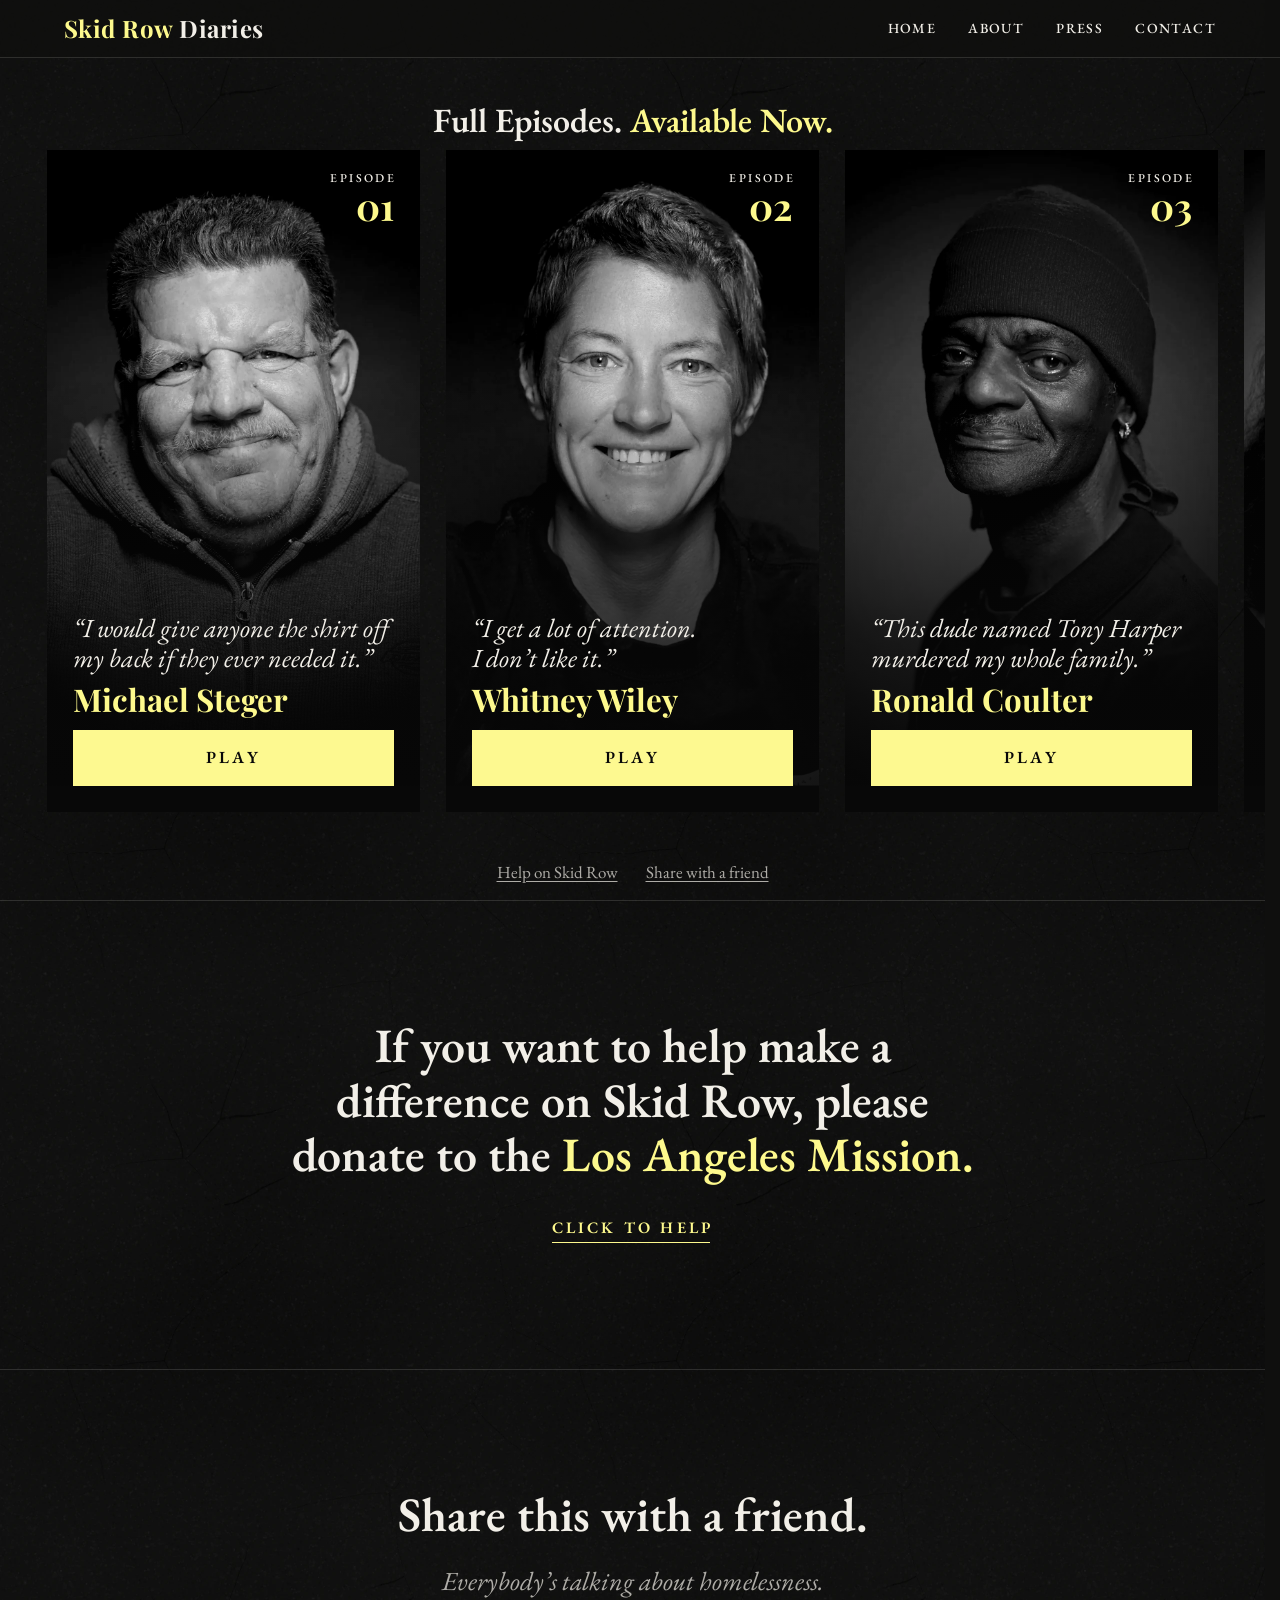
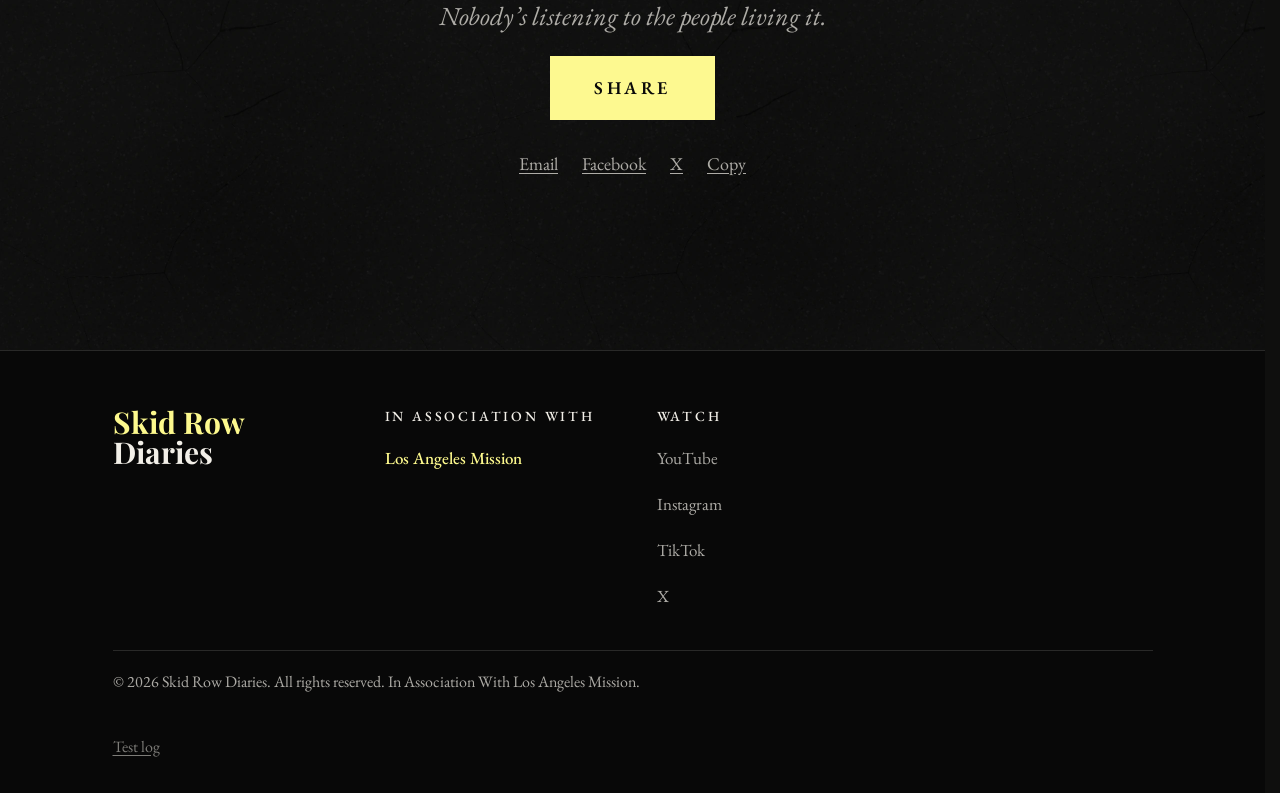
<file: player-test/round-4/index.html>
<!doctype html>
<html lang="en">
<head>
<meta charset="utf-8">
<meta name="viewport" content="width=device-width,initial-scale=1,viewport-fit=cover">
<meta name="robots" content="noindex">
<title>Player Round 4</title>
<meta name="description" content="Everybody’s talking about homelessness. Nobody’s listening to the people living it. Three stories from Skid Row, in their own words.">
<!-- The card any phone or platform shows when this link is shared. The address is the test site for now; the site's Seo component takes the same values for /watch. -->
<meta property="og:type" content="website">
<meta property="og:site_name" content="Skid Row Diaries">
<meta property="og:url" content="https://dashing-bavarois-22479e.netlify.app/player-test/">
<meta property="og:title" content="Skid Row Diaries: Stories from the Street">
<meta property="og:description" content="Everybody’s talking about homelessness. Nobody’s listening to the people living it. Three stories from Skid Row, in their own words.">
<meta property="og:image" content="https://dashing-bavarois-22479e.netlify.app/player-test/img/share.jpg">
<meta property="og:image:width" content="1200">
<meta property="og:image:height" content="630">
<meta property="og:image:alt" content="Portraits of Michael Steger, Whitney Wiley and Ronald Coulter, with the words Skid Row Diaries.">
<meta name="twitter:card" content="summary_large_image">
<meta name="twitter:title" content="Skid Row Diaries: Stories from the Street">
<meta name="twitter:description" content="Everybody’s talking about homelessness. Nobody’s listening to the people living it. Three stories from Skid Row, in their own words.">
<meta name="twitter:image" content="https://dashing-bavarois-22479e.netlify.app/player-test/img/share.jpg">
<link rel="preconnect" href="https://fonts.googleapis.com">
<link rel="preconnect" href="https://fonts.gstatic.com" crossorigin>
<link rel="stylesheet" href="https://fonts.googleapis.com/css2?family=EB+Garamond:ital,wght@0,400;0,500;0,600;1,400&family=Playfair+Display:wght@700&display=swap">
<style>
  /* Player Round 4: Round 3 with six cards in black and white. The film code is Round 3's, untouched. Episodes 04 and 05 have no frame yet, and the sixth card closes the row.
     Rule of the build: the Vimeo frame never moves or scales. It sits behind its card at true size, where it will play on the screen, inside the row.
     The camera move belongs to the still alone, so once a film is running it is a plain embed with no moving layer over it, only the bars when asked for.
     Nothing is sent to the viewer sheet and no identity is stored. */
  :root { --ground: #0f0f0e; --black: #080808; --ink: #f2efe8; --muted: rgb(242 239 232 / 0.7); --faint: rgb(242 239 232 / 0.5); --line: rgb(242 239 232 / 0.14); --canary: #fdf990; --canary-ink: #fdf98d; --body: "EB Garamond", Garamond, Georgia, serif; --display: "Playfair Display", Georgia, serif; color-scheme: dark; }
  * { box-sizing: border-box; }
  [hidden] { display: none !important; }
  html, body { margin: 0; }
  html { scrollbar-gutter: stable; background: var(--ground); }
  html.lock { overflow: hidden; } /* a film is open, so the page behind it stays put */
  body { background: var(--ground) url('img/asphalt.webp') 0 0 / 512px 512px; color: var(--ink); font-family: var(--body); font-size: 19px; line-height: 1.35; -webkit-font-smoothing: antialiased; overflow-x: clip; touch-action: manipulation; }
  /* The first screen: exactly one screen tall, the row and the film live here, and the rest of the page sits below it. */
  main { position: relative; z-index: 1; height: 100vh; height: 100svh; overflow: hidden; }
  button { font: inherit; color: inherit; }
  :focus-visible { outline: 2px solid var(--canary); outline-offset: 2px; }

  .dark { position: fixed; inset: 0; z-index: 1; background: var(--black); opacity: 0; pointer-events: none; }

  /* The site's header, as it sits on every page but Home: wordmark and menu, stacked on a phone. */
  .nav { position: fixed; z-index: 30; top: 0; left: 0; right: 0; display: flex; flex-direction: column; align-items: center; gap: 6px; padding: calc(14px + env(safe-area-inset-top, 0px)) 16px 14px; background: rgb(15 15 14 / 0.94); border-bottom: 1px solid var(--line); }
  .nav .wm { font-family: var(--display); font-weight: 700; font-size: 22px; line-height: 1.2; letter-spacing: 0.02em; color: var(--ink); text-decoration: none; white-space: nowrap; }
  .nav .wm span { color: var(--canary-ink); }
  .nav nav { display: flex; gap: 20px; }
  .nav nav a { padding-block: 12px; margin-block: -12px; font-weight: 500; font-size: 14px; line-height: 1.4; letter-spacing: 0.1em; text-transform: uppercase; color: var(--ink); text-decoration: none; }
  @media (hover: hover) and (pointer: fine) { .nav a:hover { color: var(--canary); } }
  @media (min-width: 760px) { .nav { flex-direction: row; justify-content: space-between; padding-inline: 64px; } .nav .wm { font-size: 24px; } .nav nav { gap: 32px; } }
  .head, .foot { position: absolute; z-index: 2; left: 0; right: 0; display: flex; align-items: center; justify-content: center; padding-inline: 16px; }
  .head { top: calc(var(--top) - var(--hh)); height: var(--hh); }
  .foot { bottom: 0; height: var(--ft); gap: 28px; z-index: 4; pointer-events: none; } /* above the row, which fills the screen, so a swipe still works around the links */
  .head h1 { margin: 0; font-weight: 600; font-size: clamp(23px, 6.2vw, 34px); line-height: 1.1; text-align: center; }
  .head h1 span { color: var(--canary-ink); }
  .foot a { pointer-events: auto; display: inline-flex; align-items: center; min-height: 44px; color: var(--muted); font-size: 17px; text-decoration: underline; text-underline-offset: 3px; }

  /* The row. A plain native scroller, so a swipe that starts on a Vimeo frame still moves it. */
  .rail { position: absolute; inset: 0; z-index: 3; display: flex; align-items: flex-start; gap: var(--gap); overflow-x: auto; overflow-y: hidden; scroll-snap-type: x mandatory; scrollbar-width: none; }
  .rail::-webkit-scrollbar { display: none; }
  .rail::before, .rail::after { content: ""; flex: none; width: calc(var(--pad) - var(--gap)); }
  .rail.in { overflow: hidden; scroll-snap-type: none; }
  .slot { position: relative; flex: none; width: var(--cw); height: var(--ch); margin-top: var(--top); scroll-snap-align: center; scroll-snap-stop: always; }
  .slot.top { z-index: 2; }
  .slot.gone { visibility: hidden; }

  /* The frame is at full-screen size, already at the height it will play on the screen, so when a slot sits centred the film is exactly where it will be.
     The clip shows only the slot's share of it until the card has grown over the whole frame. */
  .clip { position: absolute; inset: 0; overflow: hidden; background: var(--black); }
  .slot.open .clip { overflow: visible; background: none; }
  .film { position: absolute; left: calc((var(--cw) - var(--fw)) / 2); top: calc((var(--sh) - var(--fh)) / 2 - var(--top)); width: var(--fw); height: var(--fh); background: var(--black); overflow: hidden; }
  /* Vimeo's picture stops a fraction of a pixel short of its frame and white shows at the edge, so the frame runs 2px past the box on every side and the box clips it. */
  .film iframe { position: absolute; left: -2px; top: -2px; width: calc(100% + 4px); height: calc(100% + 4px); border: 0; display: block; }

  /* The still. Every touch passes through it to the frame beneath, which is what gives a film its sound on an iPhone. */
  .card { position: absolute; inset: -1px; overflow: hidden; background: var(--black); container-type: inline-size; pointer-events: none; }
  .card img { position: absolute; inset: 0; width: 100%; height: 100%; object-fit: cover; display: block; translate: 0 -4%; } /* the faces have headroom, so they sit a little higher to clear the quote */
  .type { position: absolute; inset: 0; }
  .scrim { position: absolute; left: 0; right: 0; bottom: 0; height: 66%; background: linear-gradient(0deg, rgb(8 8 8 / 0.9) 0%, rgb(8 8 8 / 0.72) 42%, rgb(8 8 8 / 0) 100%); }
  .no { position: absolute; right: 7cqw; top: 6cqw; display: flex; flex-direction: column; align-items: flex-end; gap: 0.8cqw; text-shadow: 0 1px 12px rgb(0 0 0 / 0.6); }
  .no small { font-weight: 500; font-size: max(12px, 3cqw); line-height: 1; letter-spacing: 0.2em; text-transform: uppercase; color: var(--ink); margin-right: -0.2em; }
  .no b { font-family: var(--display); font-weight: 700; font-size: 10cqw; line-height: 1; color: var(--canary-ink); }
  .txt { position: absolute; left: 7cqw; right: 7cqw; bottom: 7cqw; display: flex; flex-direction: column; align-items: flex-start; }
  /* Each line fills the card before it breaks. Only a very small phone needs a third line, and there the wrap keeps the last line from being one word. */
  .words { hanging-punctuation: first; margin: 0 -1cqw 2.4cqw 0; font-style: italic; font-size: max(17px, 7cqw); line-height: 1.16; color: var(--ink); transform-origin: 0 100%; text-wrap: wrap; }
  @container (max-width: 242px) { .words { text-wrap: pretty; } }
  .nm { margin: 0 0 3.6cqw; font-family: var(--display); font-weight: 700; font-size: 8.4cqw; line-height: 1.1; color: var(--canary-ink); white-space: nowrap; }
  /* The whole card is the tap target, so on a small phone this sign can give up height to keep the quote off the face. */
  .btn { display: flex; align-items: center; justify-content: center; width: 100%; height: clamp(40px, 18cqw, 56px); font-weight: 600; font-size: 17px; line-height: 1; letter-spacing: 0.2em; text-transform: uppercase; color: var(--black); background: var(--canary); }

  /* Episodes still to come. There is no frame behind these, so a tap only answers: the portrait goes grey and the sign says so. */
  .slot.soon .hit { display: block; }
  .wash { position: absolute; inset: 0; background: rgb(112 111 107); opacity: 0; transition: opacity 360ms cubic-bezier(0.16, 1, 0.3, 1); }
  .slot.shut .wash { opacity: 0.82; }

  /* The last card closes the row, with the stacked logo: each line set to the same width, as on the opening title. */
  .slot.end .card { background: var(--ground) url('img/asphalt.webp') 0 0 / 512px 512px; box-shadow: inset 0 0 0 1px var(--line); }
  .close { position: absolute; inset: 0; display: flex; flex-direction: column; align-items: center; justify-content: center; gap: 13cqw; text-align: center; }
  .close p { margin: 0; font-weight: 600; font-size: 10.2cqw; line-height: 1.12; color: var(--ink); }
  .close p span { display: block; color: var(--canary-ink); }
  .lg { display: block; width: 40cqw; font-family: var(--display); font-weight: 700; color: var(--canary-ink); text-align: left; }
  .lg span { display: block; white-space: nowrap; }
  .lg .s { font-size: 19.96cqw; line-height: 0.87; margin-left: -1.1cqw; }
  .lg .r { font-size: 20.02cqw; line-height: 0.87; margin-left: -0.68cqw; }
  .lg .d { font-size: 12.17cqw; line-height: 1; margin: 1.4cqw 0 0 -0.41cqw; color: var(--ink); }

  /* After a film has started once, or on a computer, a press belongs to us. */
  .hit { position: absolute; inset: 0; z-index: 2; display: none; background: none; border: 0; padding: 0; cursor: pointer; }
  .slot.ours .hit { display: block; }
  @media (hover: hover) and (pointer: fine) { .slot.ours .hit:hover ~ .card img { scale: 1.03; } .card img { transition: scale 400ms cubic-bezier(0.16, 1, 0.3, 1); } }

  /* The bars. Vimeo's own buttons on a phone live in strips along the top and bottom of the frame, and show for about three seconds after a tap,
     a pause or a jump. Widescreen bars, the opening shot's move, cover those strips and carry our controls. The burned-in subtitles stay clear of them. */
  .band { position: absolute; z-index: 5; left: 0; right: 0; background: var(--black); pointer-events: none; display: none; transition: transform 700ms cubic-bezier(0.16, 1, 0.3, 1); }
  main.touch:not([data-mode="row"]) .band { display: block; }
  .band.t { top: 0; height: calc(var(--fb, 0px) + 60px); transform: translateY(-101%); }
  .band.b { bottom: 0; height: calc(var(--fb, 0px) + 116px + env(safe-area-inset-bottom, 0px)); transform: translateY(101%); }
  main.bars .band { transform: none; }
  main.touch .ctl .veil { display: none; }

  /* The film's own controls: ours, over the picture, below the burned-in subtitles. */
  .surface { position: absolute; inset: 0; z-index: 6; display: none; background: none; border: 0; padding: 0; }
  main:not([data-mode="row"]) .surface { display: block; }
  .ctl { position: absolute; z-index: 7; left: 50%; bottom: var(--fb, 0px); width: var(--fw); translate: -50% 0; display: none; padding-bottom: env(safe-area-inset-bottom, 0px); }
  main:not([data-mode="row"]) .ctl { display: block; }
  .ctl .veil { position: absolute; left: 0; right: 0; bottom: 0; height: 132px; pointer-events: none; background: linear-gradient(0deg, rgb(8 8 8 / 0.84) 0%, rgb(8 8 8 / 0) 100%); transition: opacity 240ms ease-out; }
  .ctl .bar { position: relative; display: flex; align-items: center; gap: 2px; padding-inline: 8px; transition: opacity 240ms ease-out; }
  .ctl .c { font-weight: 600; font-size: 13px; letter-spacing: 0.2em; text-transform: uppercase; color: var(--ink); background: none; border: 0; min-height: 48px; min-width: 44px; padding: 0 10px; cursor: pointer; }
  .ctl .time { font-size: 16px; color: var(--muted); font-variant-numeric: tabular-nums; padding-inline: 6px; white-space: nowrap; }
  .ctl .sp { flex: 1; }
  .ctl .seek { position: relative; height: 44px; display: flex; align-items: flex-end; touch-action: none; cursor: pointer; }
  .ctl .track { position: relative; display: block; width: 100%; height: 2px; background: rgb(242 239 232 / 0.22); }
  .ctl .fill { position: absolute; inset: 0; background: var(--canary); transform-origin: 0 50%; transform: scaleX(0); }
  .ctl.idle .veil, .ctl.idle .bar { opacity: 0; pointer-events: none; }
  .ctl.idle .seek { pointer-events: none; }

  @media (prefers-reduced-motion: reduce) { .band, .wash { transition: none; } }

  .log { position: fixed; z-index: 40; inset: 0; overflow-y: auto; background: var(--ground) url('img/asphalt.webp') 0 0 / 512px 512px; padding: calc(24px + env(safe-area-inset-top, 0px)) 16px calc(24px + env(safe-area-inset-bottom, 0px)); display: flex; flex-direction: column; gap: 14px; }
  /* Below the row. The Mission's ask uses the link style of the Mission credit on Home, and it stays about the Mission, never about the person just watched. */
  section.ask { padding: clamp(72px, 13svh, 128px) 16px; scroll-margin-top: var(--nav); display: flex; justify-content: center; text-align: center; border-top: 1px solid var(--line); }
  .ask .blk { width: min(100%, 720px); display: flex; flex-direction: column; align-items: center; gap: 22px; }
  .ask h2 { margin: 0; font-weight: 600; font-size: clamp(30px, 5.4vw, 48px); line-height: 1.14; text-wrap: balance; }
  .ask h2 span { color: var(--canary-ink); }
  .go { position: relative; display: inline-flex; align-items: center; min-height: 48px; font-weight: 600; font-size: 16px; letter-spacing: 0.2em; text-transform: uppercase; color: var(--canary-ink); text-decoration: none; }
  .go::after { content: ""; position: absolute; left: 0; right: 0.2em; bottom: 9px; height: 1px; background: currentColor; transform-origin: 0 50%; }
  @keyframes redraw { 0% { transform: scaleX(1); transform-origin: 100% 50%; } 45% { transform: scaleX(0); transform-origin: 100% 50%; } 46% { transform: scaleX(0); transform-origin: 0 50%; } 100% { transform: scaleX(1); transform-origin: 0 50%; } }
  @media (hover: hover) and (pointer: fine) { .go:hover::after { animation: redraw 640ms cubic-bezier(0.16, 1, 0.3, 1); } }
  .ask .line { margin: 0; max-width: 28em; font-style: italic; font-size: clamp(21px, 2.4vw, 26px); line-height: 1.35; color: var(--muted); text-wrap: balance; }
  .act { position: relative; isolation: isolate; overflow: hidden; display: inline-flex; align-items: center; justify-content: center; min-height: 56px; padding: 0 44px; font: inherit; font-weight: 600; font-size: 16px; line-height: 1; letter-spacing: 0.2em; text-transform: uppercase; color: var(--black); background: var(--canary); border: 0; border-radius: 0; cursor: pointer; transition: scale 120ms ease-out; }
  .act::before { content: ""; position: absolute; inset: 0; z-index: -1; background: var(--ink); transform: scaleY(0); transform-origin: 50% 100%; transition: transform 240ms cubic-bezier(0.16, 1, 0.3, 1); }
  @media (hover: hover) and (pointer: fine) { .act:hover::before { transform: scaleY(1); } }
  .act:active { scale: 0.98; }
  @media (min-width: 760px) { .act { min-height: 64px; font-size: 18px; } }
  .ways { display: flex; flex-wrap: wrap; justify-content: center; gap: 0 24px; }
  .ways a, .ways button { display: inline-flex; align-items: center; min-height: 44px; padding: 0; font: inherit; font-size: 18px; color: var(--muted); background: none; border: 0; text-decoration: underline; text-underline-offset: 3px; cursor: pointer; }
  @media (hover: hover) and (pointer: fine) { .ways a:hover, .ways button:hover { color: var(--canary-ink); } .ways .ph { display: none; } }
  .said { margin: 0; min-height: 1.4em; color: var(--canary-ink); font-size: 18px; }

  /* The site's footer. */
  .sf { background: var(--black); border-top: 1px solid var(--line); padding: 56px 16px 24px; }
  .sf .in { max-width: 1040px; margin: 0 auto; display: grid; grid-template-columns: repeat(auto-fit, minmax(220px, 1fr)); gap: 32px 48px; }
  .sf .wm { font-family: var(--display); font-weight: 700; font-size: 30px; line-height: 1; }
  .sf .wm span { color: var(--canary-ink); }
  .sf h3 { margin: 0 0 8px; font-weight: 500; font-size: 14px; letter-spacing: 0.2em; text-transform: uppercase; }
  .sf .col { display: flex; flex-direction: column; align-items: flex-start; gap: 2px; }
  .sf .col a { display: inline-flex; align-items: center; min-height: 44px; font-size: 17px; color: var(--muted); text-decoration: none; }
  .sf .col a.lam { color: var(--canary-ink); font-weight: 500; }
  .sf .copy { grid-column: 1 / -1; margin: 0; border-top: 1px solid var(--line); padding-top: 20px; font-size: 16px; color: var(--muted); }
  .sf .test { grid-column: 1 / -1; margin: 0; }
  .sf .test button { min-height: 44px; padding: 0; background: none; border: 0; color: var(--faint); font-size: 16px; text-decoration: underline; text-underline-offset: 3px; cursor: pointer; }

  .log h2 { margin: 0; font-weight: 600; font-size: 26px; line-height: 1.14; }
  .log h3 { margin: 10px 0 0; font-family: var(--display); font-weight: 700; font-size: 20px; color: var(--canary-ink); }
  .log dl { margin: 0; display: grid; grid-template-columns: minmax(0, 11em) minmax(0, 1fr); gap: 4px 12px; font-size: 16px; line-height: 1.22; }
  .log dt { color: var(--muted); }
  .log dd { margin: 0; font-weight: 500; }
  .log .close { align-self: flex-start; background: none; border: 1px solid var(--line); min-height: 48px; padding: 0 18px; cursor: pointer; }
</style>
</head>
<body>
<header class="nav" id="nav">
  <a class="wm" href="https://srd-next.netlify.app/" data-srd-link="home"><span>Skid Row</span> Diaries</a>
  <nav aria-label="Main">
    <a href="https://srd-next.netlify.app/" data-srd-link="home">Home</a>
    <a href="https://srd-next.netlify.app/about">About</a>
    <a href="https://srd-next.netlify.app/press">Press</a>
    <a href="https://srd-next.netlify.app/contact">Contact</a>
  </nav>
</header>
<main id="main" data-mode="row">
  <div class="dark" id="dark"></div>
  <header class="head" id="head"><h1>Full Episodes. <span>Available Now.</span></h1></header>
  <div class="rail" id="rail"></div>
  <div class="foot" id="foot">
    <a href="#help" data-jump>Help on Skid Row</a>
    <a href="#share" data-jump>Share with a friend</a>
  </div>
  <button class="surface" id="surface" type="button" aria-label="Show or hide the controls"></button>
  <div class="band t"></div>
  <div class="band b"></div>
  <div class="ctl idle" id="ctl">
    <div class="veil"></div>
    <div class="bar">
      <button class="c" type="button" id="toggle">Pause</button>
      <span class="time"><span id="now">0:00</span> / <span id="dur">0:00</span></span>
      <span class="sp"></span>
      <button class="c" type="button" id="back">Back</button>
    </div>
    <div class="seek" id="seek" role="slider" tabindex="0" aria-label="Position in the film" aria-valuemin="0" aria-valuemax="100" aria-valuenow="0"><span class="track"><span class="fill" id="fill"></span></span></div>
  </div>
</main>

<section class="ask" id="help" aria-label="Help on Skid Row">
  <div class="blk">
    <h2>If you want to help make a difference on Skid Row, please donate to the <span>Los Angeles Mission.</span></h2>
    <a class="go" href="https://losangelesmission.org/?form=DonateNow&amp;appeal=DIGI-ONLINE&amp;ref=srd-watch" target="_blank" rel="noopener noreferrer" data-srd-link="la-mission-donate">Click to Help</a>
  </div>
</section>

<section class="ask" id="share" aria-label="Share this with a friend">
  <div class="blk">
    <h2>Share this with a friend.</h2>
    <p class="line" id="shareline"></p>
    <button class="act" type="button" id="sharebtn" data-srd-link="share">Share</button>
    <div class="ways">
      <a class="ph" id="s-text" data-srd-link="share-text">Text</a>
      <a id="s-mail" data-srd-link="share-email">Email</a>
      <a id="s-fb" target="_blank" rel="noopener noreferrer" data-srd-link="share-facebook">Facebook</a>
      <a id="s-x" target="_blank" rel="noopener noreferrer" data-srd-link="share-x">X</a>
      <button type="button" id="s-copy" data-srd-link="share-copy">Copy</button>
    </div>
    <p class="said" id="said" role="status" aria-live="polite"></p>
  </div>
</section>

<footer class="sf">
  <div class="in">
    <div class="col"><div class="wm"><span>Skid Row</span> Diaries</div></div>
    <div class="col"><h3>In Association With</h3><a class="lam" href="https://losangelesmission.org" target="_blank" rel="noopener noreferrer" data-srd-link="la-mission">Los Angeles Mission</a></div>
    <div class="col"><h3>Watch</h3><a href="https://www.youtube.com/@skidrowdiaries" target="_blank" rel="noopener noreferrer" data-srd-link="youtube">YouTube</a><a href="https://www.instagram.com/skidrowdiaries" target="_blank" rel="noopener noreferrer" data-srd-link="instagram">Instagram</a><a href="https://www.tiktok.com/@skidrowdiaries" target="_blank" rel="noopener noreferrer" data-srd-link="tiktok">TikTok</a><a href="https://x.com/skidrowdiaries" target="_blank" rel="noopener noreferrer" data-srd-link="x">X</a></div>
    <p class="copy">© 2026 Skid Row Diaries. All rights reserved. In Association With Los Angeles Mission.</p>
    <p class="test"><button type="button" id="openlog">Test log</button></p>
  </div>
</footer>

<section class="log" id="log" hidden></section>

<script src="https://cdnjs.cloudflare.com/ajax/libs/gsap/3.15.0/gsap.min.js"></script>
<script src="../../srd-tracker.js"></script>
<script>
  // Nothing reaches the sheet: the endpoint is blanked before anything can send, and no sign-up is made, so no identity is saved.
  SRD.configure({ endpoint: '' })

  const EP = [
    { n: '01', id: '1243879941', name: 'Michael Steger', words: '“I would give anyone the shirt off my back if they ever needed it.”', img: 'michael' },
    { n: '02', id: '1243884159', name: 'Whitney Wiley', words: '“I get a lot of attention.<br>I don’t like it.”', img: 'whitney' },
    { n: '03', id: '1243931242', name: 'Ronald Coulter', words: '“This dude named Tony Harper murdered my whole family.”', img: 'ronald' },
  ]
  // On the row, not yet in the film list: no frame, no tracking, nothing plays.
  const SOON = [
    { n: '04', name: 'Ashley Owen', words: '“Believe it or not, there’s love down here. I’ve seen it.”', img: 'ashley' },
    { n: '05', name: 'Isiah James', words: '“How can I wake up happy and do something I love every day?”', img: 'isiah' },
  ]
  const $ = q => document.querySelector(q)
  const nav = $('#nav'), main = $('#main'), rail = $('#rail'), dark = $('#dark'), head = $('#head'), foot = $('#foot'), ctl = $('#ctl'), seek = $('#seek'), fillEl = $('#fill')
  const clamp = (v, a = 0, b = 1) => Math.min(b, Math.max(a, v))
  const fmt = s => { s = Math.max(0, Math.floor(s || 0)); return `${Math.floor(s / 60)}:${String(s % 60).padStart(2, '0')}` }
  const touch = matchMedia('(hover: none)').matches || matchMedia('(pointer: coarse)').matches
  const calm = matchMedia('(prefers-reduced-motion: reduce)').matches
  const D = s => (calm ? 0.001 : s)
  const EASE = (() => { const A = (a, b) => 1 - 3 * b + 3 * a, B = (a, b) => 3 * b - 6 * a, C = a => 3 * a, f = (t, a, b) => ((A(a, b) * t + B(a, b)) * t + C(a)) * t, d = (t, a, b) => 3 * A(a, b) * t * t + 2 * B(a, b) * t + C(a); return x => { if (x <= 0) return 0; if (x >= 1) return 1; let t = x; for (let i = 0; i < 6; i++) { const s = d(t, 0.16, 0.3); if (Math.abs(s) < 1e-5) break; t -= (f(t, 0.16, 0.3) - x) / s } return f(t, 1, 1) } })()

  // The still clears quickly, so nobody misses the start of a film. STAY outlasts Vimeo's buttons, which go about three seconds after a tap or a press.
  const CAMERA = 1.8, HOLD = 0.8, FADE = 0.6, CHROME = 3200, STAY = 3600
  if (touch) main.classList.add('touch')

  /* The row is built once and never rebuilt, so the frames are never remounted. */
  const type = e => `
        <div class="type">
          <div class="scrim"></div>
          <div class="no"><small>Episode</small><b>${e.n}</b></div>
          <div class="txt">${e.words ? `<p class="words">${e.words}</p>` : ''}<p class="nm">${e.name}</p><span class="btn">Play</span></div>
        </div>`
  rail.innerHTML = EP.map((e, i) => `
    <article class="slot${touch ? '' : ' ours'}" data-i="${i}">
      <div class="clip"><div class="film"><iframe src="https://player.vimeo.com/video/${e.id}?badge=0&amp;autopause=0&amp;title=0&amp;byline=0&amp;portrait=0&amp;dnt=1${touch ? '' : '&amp;controls=0'}" data-srd-video="${e.id}" data-srd-title="${e.name}" title="${e.name}" allow="autoplay; fullscreen; picture-in-picture; encrypted-media" referrerpolicy="strict-origin-when-cross-origin"></iframe></div></div>
      <button class="hit" type="button" aria-label="Play episode ${e.n}, ${e.name}"></button>
      <div class="card">
        <img src="img/${e.img}.webp" alt="Portrait of ${e.name}." decoding="async">${type(e)}
      </div>
    </article>`).join('') + SOON.map((e, k) => `
    <article class="slot soon" data-i="${EP.length + k}">
      <div class="clip"></div>
      <button class="hit" type="button" aria-label="Episode ${e.n}, ${e.name}. Coming soon."></button>
      <div class="card">
        <img src="img/${e.img}.webp" alt="Portrait of ${e.name}." decoding="async">
        <i class="wash"></i>${type(e)}
      </div>
    </article>`).join('') + `
    <article class="slot end" data-i="${EP.length + SOON.length}">
      <div class="clip"></div>
      <div class="card"><div class="close"><p>100 Portraits <span>+</span> 100 Conversations</p><div class="lg" role="img" aria-label="Skid Row Diaries"><span class="s">Skid</span><span class="r">Row</span><span class="d">Diaries</span></div></div></div>
    </article>`
  const slots = [...rail.querySelectorAll('.slot')]
  const cards = slots.map(s => ({ root: s.querySelector('.card'), img: s.querySelector('img'), type: s.querySelector('.type'), words: s.querySelector('.words'), btn: s.querySelector('.btn') }))
  const setShut = (i, on) => { slots[i].classList.toggle('shut', on); cards[i].btn.textContent = on ? 'Coming Soon' : 'Play' }

  /* Sizes, always whole pixels, so a film's edge can never show past its card. */
  let G = {}
  const even = (whole, v) => whole - 2 * Math.round((whole - v) / 2)
  function layout() {
    const W = main.clientWidth, H = main.clientHeight, wide = W >= 760, gap = wide ? 28 : 12
    const fw = even(W, Math.min(H, W * 16 / 9) * 9 / 16), fh = even(H, Math.min(H, W * 16 / 9))
    const navH = nav.offsetHeight, hh = wide ? 60 : 44, ft = wide ? 56 : 52
    const room = H - navH - hh - ft
    const cw = even(W, wide ? Math.min(room * 9 / 16, (W - 96 - 2 * gap) / 3) : Math.min(W * 0.76, room * 9 / 16))
    const ch = Math.round(cw * 16 / 9)
    const top = navH + hh + Math.round((room - ch) / 2)
    const st = document.documentElement.style
    Object.entries({ '--cw': cw, '--ch': ch, '--fw': fw, '--fh': fh, '--sh': H, '--gap': gap, '--pad': (W - cw) / 2, '--top': top, '--hh': hh, '--ft': ft, '--fb': (H - fh) / 2, '--nav': navH }).forEach(([k, v]) => st.setProperty(k, v + 'px'))
    const mids = slots.map(s => s.offsetLeft + cw / 2)
    G = { W, H, wide, gap, cw, ch, fw, fh, top, mids, S: Math.max(fw / cw, fh / ch), dy: H / 2 - (top + ch / 2), lefts: mids.map(m => m - W / 2) }
    if (app.mode === 'row') { if (wide) rail.scrollLeft = G.lefts[1]; paintWords() }
    else { rail.scrollLeft = G.lefts[app.i]; gsap.set(cards[app.i].root, { scale: G.S, y: G.dy }) }
  }

  /* The words on each still arrive with the hand: they follow the swipe, and nothing runs by itself. */
  function paintWords() {
    const c = rail.scrollLeft + G.W / 2
    cards.forEach((k, i) => {
      if (!k.words) return
      const off = Math.abs(G.mids[i] - c) / (G.cw + G.gap)
      const t = G.wide || calm ? 1 : clamp(1 - off * 1.5)
      if (!G.wide && off > 0.7 && slots[i].classList.contains('shut')) setShut(i, false) // a greyed card comes back once it has been swiped away
      k.words.style.opacity = t
      k.words.style.transform = `scale(${0.88 + 0.12 * t})`
    })
  }
  let queued = false
  rail.addEventListener('scroll', () => { if (queued || app.mode !== 'row') return; queued = true; requestAnimationFrame(() => { queued = false; paintWords() }) }, { passive: true })

  /* State, plus a plain record of how each film behaved. */
  const app = { i: -1, mode: 'row', paused: false, tl: null, dragging: false, want: 0 }
  const film = EP.map(() => ({ started: false, firstAt: 0, played: 0, lastAt: 0, lastS: 0, dur: 0, gap: 0, stalls: 0, stallMs: 0, stallAt: 0, slow: 0, muted: null, ended: false, errors: [] }))
  const player = i => SRD.players[i].player
  const setMode = m => { app.mode = m; main.dataset.mode = m }

  function setPaused(v) { app.paused = v; $('#toggle').textContent = v ? 'Play' : 'Pause'; wake() }
  function paintTime(s) {
    const f = film[app.i]; if (!f) return
    const p = f.dur ? s / f.dur : 0
    fillEl.style.transform = `scaleX(${clamp(p)})`
    $('#now').textContent = fmt(s); $('#dur').textContent = fmt(f.dur)
    seek.setAttribute('aria-valuenow', Math.round(p * 100)); seek.setAttribute('aria-valuetext', `${fmt(s)} of ${fmt(f.dur)}`)
  }

  // While a film is open a thumb moves nothing behind it. This listener exists only then, so it never slows the row or the page.
  const stayPut = e => { if (!e.target.closest('.seek')) e.preventDefault() }

  /* Opening a film. The film is already running when this begins: only the still moves. */
  function open(i) {
    const s = slots[i], c = cards[i], f = film[i], S = G.S, dy = G.dy
    const hold = HOLD
    app.i = i; f.started = true
    setMode('opening'); setPaused(false)
    doze(); holdBars(CHROME); paintTime(f.lastS || 0)
    rail.classList.add('in'); s.classList.add('top')
    addEventListener('touchmove', stayPut, { passive: false })
    gsap.set(c.root, { visibility: 'visible' })
    const tl = app.tl = gsap.timeline()
    if (scrollY > 0) { const o = { y: scrollY }; tl.to(o, { y: 0, duration: D(0.9), ease: EASE, onUpdate: () => scrollTo(0, o.y) }, 0) } // someone tapped with the page part way down
    tl.to(rail, { scrollLeft: G.lefts[i], duration: D(CAMERA), ease: EASE }, 0)
      .to(c.root, { scale: S, y: dy, duration: D(CAMERA), ease: EASE }, 0)
      .to(c.type, { opacity: 0, duration: D(0.24), ease: 'none' }, 0)
      .to(c.img, { scale: 1.06, duration: D(hold + FADE), ease: 'none' }, 0)
      .to(dark, { opacity: 1, duration: D(0.7), ease: 'none' }, 0)
      .to([head, foot], { opacity: 0, duration: D(0.24), ease: 'none' }, 0)
      .to(nav, { autoAlpha: 0, duration: D(0.24), ease: 'none' }, 0)
    slots.forEach((o, j) => { if (j !== i) tl.to(o, { x: (j - i) * (G.cw + G.gap) * (S - 1), y: dy, scale: S, opacity: 0, duration: D(CAMERA), ease: EASE }, 0) })
    tl.add(() => s.classList.add('open'), D(Math.min(CAMERA, hold)))
      .to(c.root, { opacity: 0, duration: D(FADE), ease: 'none' }, hold)
      .add(() => {
        gsap.set(c.root, { visibility: 'hidden' })
        slots.forEach((o, j) => { if (j !== i) { o.classList.add('gone'); gsap.set(o, { clearProps: 'transform' }) } })
        document.documentElement.classList.add('lock')
        setMode('film'); watchFrames.start()
      })
  }

  /* Back to the row, only because someone asked or the film finished. */
  function leave(to = app.i) {
    const i = app.i, s = slots[i], c = cards[i], S = G.S, dy = G.dy
    if (app.tl) app.tl.kill()
    setMode('closing'); doze(); dropBars()
    player(i).pause().catch(() => {})
    gsap.set(c.root, { visibility: 'visible' })
    slots.forEach((o, j) => { if (j !== i) { o.classList.remove('gone'); gsap.set(o, { x: (j - i) * (G.cw + G.gap) * (S - 1), y: dy, scale: S, opacity: 0 }) } })
    const after = D(0.24)
    const tl = app.tl = gsap.timeline({ onComplete: () => {
      rail.classList.remove('in'); s.classList.remove('top')
      document.documentElement.classList.remove('lock')
      removeEventListener('touchmove', stayPut)
      slots.forEach(o => gsap.set(o, { clearProps: 'transform,opacity' }))
      app.i = -1; setMode('row'); paintWords()
    } })
    tl.to(c.root, { opacity: 1, duration: after, ease: 'none' }, 0)
      .add(() => s.classList.remove('open'), after)
      .to(c.root, { scale: 1, y: 0, duration: D(1.6), ease: EASE }, after)
      .to(c.img, { scale: 1, duration: D(0.9), ease: EASE }, after)
      .to(c.type, { opacity: 1, duration: D(0.4), ease: 'none' }, D(0.7))
      .to(dark, { opacity: 0, duration: D(0.8), ease: 'none' }, after)
      .to([head, foot], { opacity: 1, duration: D(0.5), ease: 'none' }, D(0.7))
      .to(nav, { autoAlpha: 1, duration: D(0.5), ease: 'none' }, D(0.7))
    slots.forEach((o, j) => { if (j !== i) tl.to(o, { x: 0, y: 0, scale: 1, opacity: 1, duration: D(1.6), ease: EASE }, after) })
    if (to !== i) tl.to(rail, { scrollLeft: G.lefts[to], duration: D(1.6), ease: EASE }, after)
  }

  /* What Vimeo tells us. */
  function onPlay(i) {
    const f = film[i]
    f.lastAt = 0
    if (app.mode === 'row') {
      slots[i].classList.add('ours') // this film has had its tap, so from now on a press can come to us
      setTimeout(() => player(i).getMuted().then(m => { f.muted = m }).catch(() => {}), 1200)
      open(i)
    } else if (i === app.i) { setPaused(false); holdBars(CHROME); watchFrames.start() }
  }
  function onPause(i) { film[i].lastAt = 0; if (i === app.i && (app.mode === 'film' || app.mode === 'opening')) { setPaused(true); holdBars(CHROME) } }
  function onEnded(i) { film[i].ended = true; if (i === app.i) { paintTime(film[i].dur); leave(Math.min(i + 1, slots.length - 1)) } }
  function onTime(i, d) {
    const f = film[i], t = performance.now()
    f.dur = d.duration || f.dur
    if (!f.firstAt) f.firstAt = t
    if (f.lastAt) {
      const dt = d.seconds - f.lastS
      if (dt > 0 && dt < 1.2) f.played += dt
      if (!f.stallAt) f.gap = Math.max(f.gap, t - f.lastAt)
    }
    f.lastAt = t; f.lastS = d.seconds
    if (i === app.i && !app.dragging) paintTime(d.seconds)
  }

  const whenThree = setInterval(() => {
    if (SRD.players.length !== 3) return
    clearInterval(whenThree)
    EP.forEach((e, i) => {
      const p = player(i), f = film[i]
      p.on('play', () => onPlay(i))
      p.on('pause', () => onPause(i))
      p.on('ended', () => onEnded(i))
      p.on('timeupdate', d => onTime(i, d))
      p.on('seeked', () => { f.lastAt = 0 })
      p.on('bufferstart', () => { if (f.firstAt) { f.stalls++; f.stallAt = performance.now() } })
      p.on('bufferend', () => { if (f.stallAt) { f.stallMs += performance.now() - f.stallAt; f.stallAt = 0 } f.lastAt = 0 })
      p.on('error', e => f.errors.push(String(e && (e.name || e.message) || e).slice(0, 80)))
      slots[i].querySelector('.hit').addEventListener('click', () => { if (app.mode === 'row') p.play().catch(() => {}) })
    })
  }, 60)
  SRD.attachAll(rail)
  SOON.forEach((e, k) => { const i = EP.length + k; slots[i].querySelector('.hit').addEventListener('click', () => { if (app.mode === 'row') setShut(i, !slots[i].classList.contains('shut')) }) })

  /* Controls: asleep until someone asks. The canary line stays. */
  let sleepT = 0, barsT = 0, barsUntil = 0
  const hideBars = () => { if (!app.paused && ctl.classList.contains('idle') && performance.now() >= barsUntil) main.classList.remove('bars') }
  function holdBars(ms) { if (!touch) return; barsUntil = Math.max(barsUntil, performance.now() + ms); main.classList.add('bars'); clearTimeout(barsT); barsT = setTimeout(hideBars, barsUntil - performance.now() + 20) }
  function dropBars() { clearTimeout(barsT); barsUntil = 0; main.classList.remove('bars') }
  function wake() { clearTimeout(sleepT); ctl.classList.remove('idle'); if (touch) main.classList.add('bars'); if (!app.paused) sleepT = setTimeout(() => { ctl.classList.add('idle'); hideBars() }, STAY) }
  function doze() { clearTimeout(sleepT); ctl.classList.add('idle'); hideBars() }
  $('#surface').addEventListener('click', () => { ctl.classList.contains('idle') ? wake() : doze() })
  main.addEventListener('pointermove', e => { if (e.pointerType === 'mouse' && app.mode !== 'row') wake() }, { passive: true })
  $('#toggle').addEventListener('click', () => { const p = player(app.i); (app.paused ? p.play() : p.pause()).catch(() => {}) })
  $('#back').addEventListener('click', () => leave())

  const seekTo = e => { const f = film[app.i], r = seek.getBoundingClientRect(); if (!f || !f.dur) return; app.want = clamp((e.clientX - r.left) / r.width) * f.dur; paintTime(app.want) }
  const seekDone = () => { if (!app.dragging) return; app.dragging = false; if (film[app.i] && film[app.i].firstAt) { film[app.i].lastAt = 0; player(app.i).setCurrentTime(app.want).catch(() => {}) } holdBars(CHROME); wake() }
  seek.addEventListener('pointerdown', e => { seek.setPointerCapture(e.pointerId); app.dragging = true; clearTimeout(sleepT); seekTo(e) })
  seek.addEventListener('pointermove', e => { if (app.dragging) seekTo(e) })
  seek.addEventListener('pointerup', seekDone)
  seek.addEventListener('pointercancel', seekDone)
  addEventListener('keydown', e => {
    if (app.mode === 'row') return
    if (e.key === 'Escape') leave()
    if (e.key === ' ' && !e.target.closest('button')) { e.preventDefault(); $('#toggle').click() }
    if (e.key === 'ArrowRight' || e.key === 'ArrowLeft') { const f = film[app.i]; player(app.i).setCurrentTime(clamp(f.lastS + (e.key === 'ArrowRight' ? 5 : -5), 0, f.dur || 0)).catch(() => {}) }
  })

  /* A quiet count of slow frames on this page while a film plays, to tell the page apart from the stream. */
  const watchFrames = { on: false, last: 0, start() { if (this.on) return; this.on = true; this.last = 0; requestAnimationFrame(t => this.tick(t)) }, tick(t) { if (app.mode !== 'film' || app.paused) { this.on = false; return } if (this.last && t - this.last > 100) film[app.i].slow++; this.last = t; requestAnimationFrame(n => this.tick(n)) } }

  /* The test log: nothing to do unless something goes wrong. */
  function browserName() {
    const u = navigator.userAgent, os = u.match(/OS (\d+)[_.](\d+)/)
    const app2 = /Instagram/i.test(u) ? 'Instagram' : /FBAN|FBAV/i.test(u) ? 'Facebook' : /CriOS/.test(u) ? 'Chrome' : /Safari/.test(u) ? 'Safari' : 'Other'
    return `${app2}, ${os ? `iOS ${os[1]}.${os[2]}` : /Android/i.test(u) ? 'Android' : 'computer'}`
  }
  $('#openlog').addEventListener('click', () => {
    const box = $('#log'), loads = [...document.querySelectorAll('iframe')].length
    box.innerHTML = `<button class="close" type="button">Close</button><h2>Test log</h2><dl><dt>Browser</dt><dd>${browserName()}</dd><dt>Screen</dt><dd>${G.W} by ${G.H}</dd><dt>Film frames</dt><dd>${loads}</dd></dl>` + EP.map((e, i) => {
      const f = film[i]
      if (!f.started) return `<h3>${e.name}</h3><dl><dt>Played</dt><dd>Not tried</dd></dl>`
      const rows = [['Played', `${Math.round(f.played)} s of ${Math.round(f.dur)} s`], ['Reached the end', f.ended ? 'Yes' : 'No'], ['Muted', f.muted === null ? 'Unknown' : f.muted ? 'Yes' : 'No'], ['Stalls', `${f.stalls}${f.stalls ? `, ${(f.stallMs / 1000).toFixed(1)} s in all` : ''}`], ['Longest gap', `${(f.gap / 1000).toFixed(2)} s`], ['Slow page frames', f.slow]]
      if (f.errors.length) rows.push(['Errors', f.errors.slice(0, 2).join('; ')])
      return `<h3>${e.name}</h3><dl>${rows.map(([k, v]) => `<dt>${k}</dt><dd>${v}</dd>`).join('')}</dl>`
    }).join('')
    box.hidden = false
    box.querySelector('.close').addEventListener('click', () => { box.hidden = true })
  })

  /* The two links under the row. */
  document.querySelectorAll('[data-jump]').forEach(a => a.addEventListener('click', e => { e.preventDefault(); $(a.getAttribute('href')).scrollIntoView({ behavior: calm ? 'auto' : 'smooth', block: 'start' }) }))

  /* Sharing. The link carries src=share, so the sheet can show how many people came this way. It never carries who shared it.
     Clicks count through data-srd-link, the tracker's own way of counting links. */
  const SHARE_LINE = 'Everybody’s talking about homelessness. Nobody’s listening to the people living it.'
  const SHARE_TEXT = `${SHARE_LINE} Watch Skid Row Diaries:`
  const SHARE_URL = `${location.origin}${location.pathname}?src=share`
  const enc = encodeURIComponent
  $('#shareline').textContent = SHARE_LINE
  $('#s-text').href = `sms:?&body=${enc(`${SHARE_TEXT} ${SHARE_URL}`)}`
  $('#s-mail').href = `mailto:?subject=${enc('Watch Skid Row Diaries')}&body=${enc(`${SHARE_TEXT}\n\n${SHARE_URL}`)}`
  $('#s-fb').href = `https://www.facebook.com/sharer/sharer.php?u=${enc(SHARE_URL)}`
  $('#s-x').href = `https://x.com/intent/post?text=${enc(SHARE_TEXT)}&url=${enc(SHARE_URL)}`
  const said = t => { $('#said').textContent = t }
  async function copyMessage() {
    const text = `${SHARE_TEXT} ${SHARE_URL}`
    try { await navigator.clipboard.writeText(text) }
    catch { // Some in-app browsers refuse the clipboard call, so fall back to the old way.
      const t = document.createElement('textarea'); t.value = text; t.setAttribute('readonly', ''); t.style.position = 'fixed'; t.style.opacity = '0'
      document.body.append(t); t.select(); t.setSelectionRange(0, text.length)
      const ok = document.execCommand('copy'); t.remove()
      if (!ok) return said('Press and hold to copy the address from the top of this page.')
    }
    said('Copied. Paste it into any message or post.')
  }
  $('#s-copy').addEventListener('click', copyMessage)
  $('#sharebtn').addEventListener('click', async () => {
    if (!navigator.share) return copyMessage() // Instagram's own browser has no share sheet
    try { await navigator.share({ title: 'Skid Row Diaries', text: SHARE_TEXT, url: SHARE_URL }) }
    catch (e) { if (e.name !== 'AbortError') copyMessage() }
  })

  layout()
  document.fonts && document.fonts.ready.then(() => layout())
  let rT = 0
  addEventListener('resize', () => { clearTimeout(rT); rT = setTimeout(layout, 120) })
  window.__round4 = { app, film }
</script>
</body>
</html>
</file>
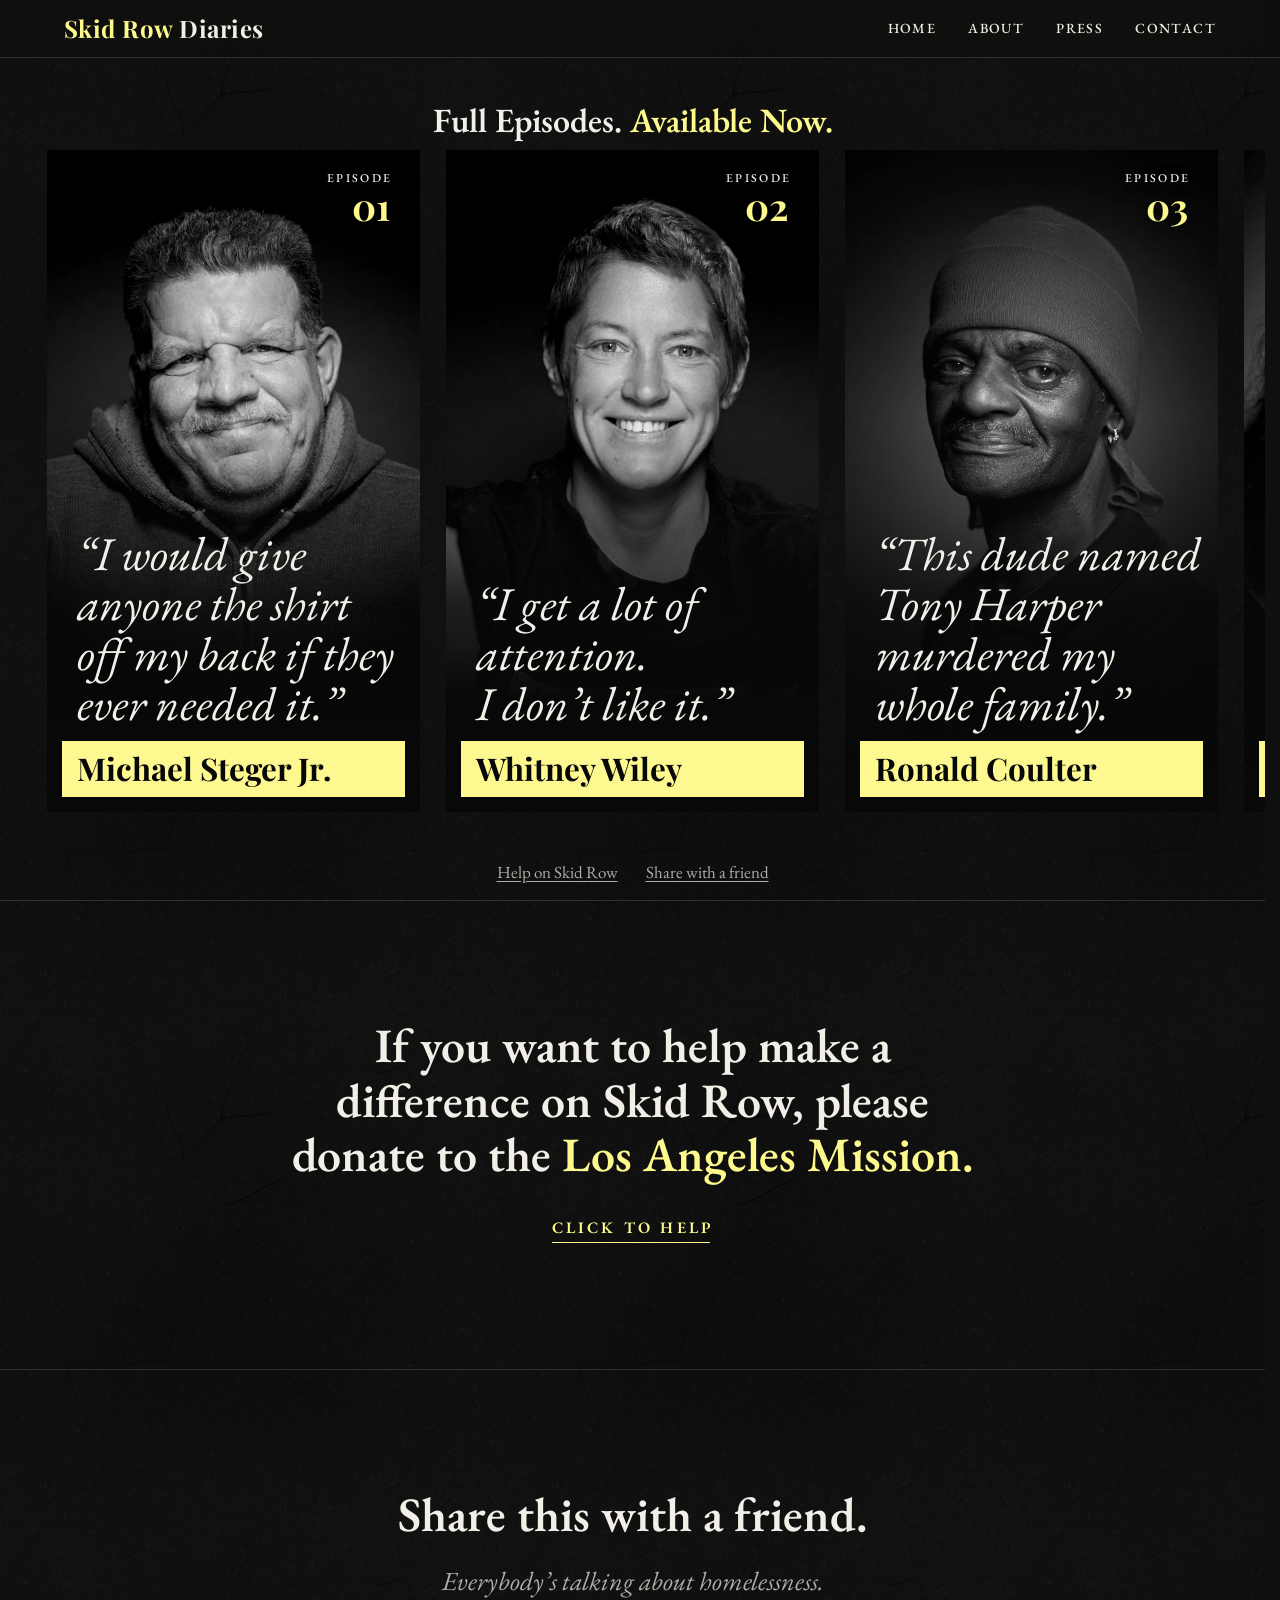
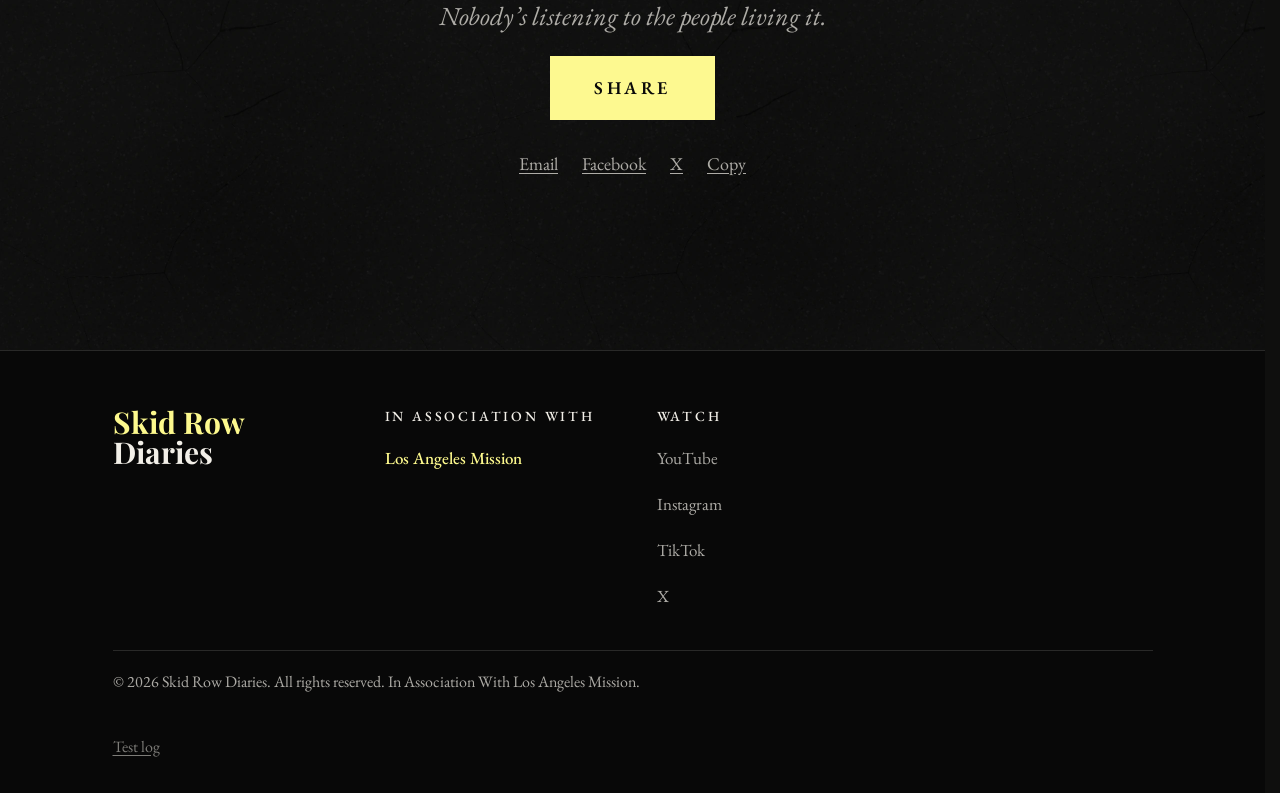
<file: player-test/round-5/index.html>
<!doctype html>
<html lang="en">
<head>
<meta charset="utf-8">
<meta name="viewport" content="width=device-width,initial-scale=1,viewport-fit=cover">
<meta name="robots" content="noindex">
<title>Player Round 5</title>
<meta name="description" content="Everybody’s talking about homelessness. Nobody’s listening to the people living it. Three stories from Skid Row, in their own words.">
<!-- The card any phone or platform shows when this link is shared. The address is the test site for now; the site's Seo component takes the same values for /watch. -->
<meta property="og:type" content="website">
<meta property="og:site_name" content="Skid Row Diaries">
<meta property="og:url" content="https://dashing-bavarois-22479e.netlify.app/player-test/">
<meta property="og:title" content="Skid Row Diaries: Stories from the Street">
<meta property="og:description" content="Everybody’s talking about homelessness. Nobody’s listening to the people living it. Three stories from Skid Row, in their own words.">
<meta property="og:image" content="https://dashing-bavarois-22479e.netlify.app/player-test/img/share.jpg">
<meta property="og:image:width" content="1200">
<meta property="og:image:height" content="630">
<meta property="og:image:alt" content="Portraits of Michael Steger, Whitney Wiley and Ronald Coulter, with the words Skid Row Diaries.">
<meta name="twitter:card" content="summary_large_image">
<meta name="twitter:title" content="Skid Row Diaries: Stories from the Street">
<meta name="twitter:description" content="Everybody’s talking about homelessness. Nobody’s listening to the people living it. Three stories from Skid Row, in their own words.">
<meta name="twitter:image" content="https://dashing-bavarois-22479e.netlify.app/player-test/img/share.jpg">
<link rel="preconnect" href="https://fonts.googleapis.com">
<link rel="preconnect" href="https://fonts.gstatic.com" crossorigin>
<link rel="stylesheet" href="https://fonts.googleapis.com/css2?family=EB+Garamond:ital,wght@0,400;0,500;0,600;1,400&family=Playfair+Display:wght@700&display=swap">
<style>
  /* Player Round 5: the name goes on the yellow bar, the quotes are 80 percent bigger, and all five portraits share one framing. The film code is Round 4's, untouched. Episodes 04 and 05 have no frame yet, and the sixth card closes the row.
     Rule of the build: the Vimeo frame never moves or scales. It sits behind its card at true size, where it will play on the screen, inside the row.
     The camera move belongs to the still alone, so once a film is running it is a plain embed with no moving layer over it, only the bars when asked for.
     Nothing is sent to the viewer sheet and no identity is stored. */
  :root { --ground: #0f0f0e; --black: #080808; --ink: #f2efe8; --muted: rgb(242 239 232 / 0.7); --faint: rgb(242 239 232 / 0.5); --line: rgb(242 239 232 / 0.14); --canary: #fdf990; --canary-ink: #fdf98d; --body: "EB Garamond", Garamond, Georgia, serif; --display: "Playfair Display", Georgia, serif; color-scheme: dark; }
  * { box-sizing: border-box; }
  [hidden] { display: none !important; }
  html, body { margin: 0; }
  html { scrollbar-gutter: stable; background: var(--ground); }
  html.lock { overflow: hidden; } /* a film is open, so the page behind it stays put */
  body { background: var(--ground) url('img/asphalt.webp') 0 0 / 512px 512px; color: var(--ink); font-family: var(--body); font-size: 19px; line-height: 1.35; -webkit-font-smoothing: antialiased; overflow-x: clip; touch-action: manipulation; }
  /* The first screen: exactly one screen tall, the row and the film live here, and the rest of the page sits below it. */
  main { position: relative; z-index: 1; height: 100vh; height: 100svh; overflow: hidden; }
  button { font: inherit; color: inherit; }
  :focus-visible { outline: 2px solid var(--canary); outline-offset: 2px; }

  .dark { position: fixed; inset: 0; z-index: 1; background: var(--black); opacity: 0; pointer-events: none; }

  /* The site's header, as it sits on every page but Home: wordmark and menu, stacked on a phone. */
  .nav { position: fixed; z-index: 30; top: 0; left: 0; right: 0; display: flex; flex-direction: column; align-items: center; gap: 6px; padding: calc(14px + env(safe-area-inset-top, 0px)) 16px 14px; background: rgb(15 15 14 / 0.94); border-bottom: 1px solid var(--line); }
  .nav .wm { font-family: var(--display); font-weight: 700; font-size: 22px; line-height: 1.2; letter-spacing: 0.02em; color: var(--ink); text-decoration: none; white-space: nowrap; }
  .nav .wm span { color: var(--canary-ink); }
  .nav nav { display: flex; gap: 20px; }
  .nav nav a { padding-block: 12px; margin-block: -12px; font-weight: 500; font-size: 14px; line-height: 1.4; letter-spacing: 0.1em; text-transform: uppercase; color: var(--ink); text-decoration: none; }
  @media (hover: hover) and (pointer: fine) { .nav a:hover { color: var(--canary); } }
  @media (min-width: 760px) { .nav { flex-direction: row; justify-content: space-between; padding-inline: 64px; } .nav .wm { font-size: 24px; } .nav nav { gap: 32px; } }
  .head, .foot { position: absolute; z-index: 2; left: 0; right: 0; display: flex; align-items: center; justify-content: center; padding-inline: 16px; }
  .head { top: calc(var(--top) - var(--hh)); height: var(--hh); }
  .foot { bottom: 0; height: var(--ft); gap: 28px; z-index: 4; pointer-events: none; } /* above the row, which fills the screen, so a swipe still works around the links */
  .head h1 { margin: 0; font-weight: 600; font-size: clamp(23px, 6.2vw, 34px); line-height: 1.1; text-align: center; }
  .head h1 span { color: var(--canary-ink); }
  .foot a { pointer-events: auto; display: inline-flex; align-items: center; min-height: 44px; color: var(--muted); font-size: 17px; text-decoration: underline; text-underline-offset: 3px; }

  /* The row. A plain native scroller, so a swipe that starts on a Vimeo frame still moves it. */
  .rail { position: absolute; inset: 0; z-index: 3; display: flex; align-items: flex-start; gap: var(--gap); overflow-x: auto; overflow-y: hidden; scroll-snap-type: x mandatory; scrollbar-width: none; }
  .rail::-webkit-scrollbar { display: none; }
  .rail::before, .rail::after { content: ""; flex: none; width: calc(var(--pad) - var(--gap)); }
  .rail.in { overflow: hidden; scroll-snap-type: none; }
  .slot { position: relative; flex: none; width: var(--cw); height: var(--ch); margin-top: var(--top); scroll-snap-align: center; scroll-snap-stop: always; }
  .slot.top { z-index: 2; }
  .slot.gone { visibility: hidden; }

  /* The frame is at full-screen size, already at the height it will play on the screen, so when a slot sits centred the film is exactly where it will be.
     The clip shows only the slot's share of it until the card has grown over the whole frame. */
  .clip { position: absolute; inset: 0; overflow: hidden; background: var(--black); }
  .slot.open .clip { overflow: visible; background: none; }
  .film { position: absolute; left: calc((var(--cw) - var(--fw)) / 2); top: calc((var(--sh) - var(--fh)) / 2 - var(--top)); width: var(--fw); height: var(--fh); background: var(--black); overflow: hidden; }
  /* Vimeo's picture stops a fraction of a pixel short of its frame and white shows at the edge, so the frame runs 2px past the box on every side and the box clips it. */
  .film iframe { position: absolute; left: -2px; top: -2px; width: calc(100% + 4px); height: calc(100% + 4px); border: 0; display: block; }

  /* The still. Every touch passes through it to the frame beneath, which is what gives a film its sound on an iPhone. */
  .card { position: absolute; inset: -1px; overflow: hidden; background: var(--black); container-type: inline-size; pointer-events: none; }
  .card img { position: absolute; inset: 0; width: 100%; height: 100%; object-fit: cover; display: block; } /* every portrait is framed alike in the file: head top at 8.5 percent, chin at 52.5 percent */
  .type { position: absolute; inset: 0; }
  .scrim { position: absolute; left: 0; right: 0; bottom: 0; height: 60%; background: linear-gradient(0deg, rgb(8 8 8 / 0.92) 0%, rgb(8 8 8 / 0.8) 52%, rgb(8 8 8 / 0) 100%); }
  .no { position: absolute; right: 8cqw; top: 6cqw; display: flex; flex-direction: column; align-items: flex-end; gap: 0.8cqw; text-shadow: 0 1px 12px rgb(0 0 0 / 0.6); }
  .no small { font-weight: 500; font-size: max(12px, 3cqw); line-height: 1; letter-spacing: 0.2em; text-transform: uppercase; color: var(--ink); margin-right: -0.2em; }
  .no b { font-family: var(--display); font-weight: 700; font-size: 10cqw; line-height: 1; color: var(--canary-ink); }
  /* One left edge for the quote and the name: 8cqw. The bar sits 4cqw from the card on three sides, and its text is inset 4cqw more. */
  .txt { position: absolute; left: 4cqw; right: 4cqw; bottom: 4cqw; display: flex; flex-direction: column; }
  .words, .cs { hanging-punctuation: first; margin: 0 0 3.4cqw 4cqw; font-style: italic; font-size: 12.6cqw; line-height: 1.06; }
  .words { color: var(--ink); transform-origin: 0 100%; text-wrap: pretty; }
  /* The whole card is the tap target, so the bar carries the name, and on a small phone it can give up height to keep the quote off the face. */
  .btn { display: flex; align-items: center; width: 100%; height: clamp(40px, 18cqw, 56px); padding-inline: 4cqw; font-family: var(--display); font-weight: 700; font-size: 8.4cqw; line-height: 1; white-space: nowrap; color: var(--black); background: var(--canary); }

  /* Episodes still to come. There is no frame behind these, so a tap only answers: the portrait goes grey and the sign says so. */
  .slot.soon .hit { display: block; }
  .wash { position: absolute; inset: 0; background: rgb(84 83 80); opacity: 0; transition: opacity 360ms cubic-bezier(0.16, 1, 0.3, 1); }
  .slot.shut .wash { opacity: 0.82; }
  .say { display: grid; align-items: end; }
  .say > * { grid-area: 1 / 1; min-width: 0; }
  .q, .cs { transition: opacity 240ms ease-out; }
  .cs { color: var(--canary-ink); opacity: 0; }
  .slot.shut .q { opacity: 0; }
  .slot.shut .cs { opacity: 1; }

  /* The last card closes the row, with the stacked logo: each line set to the same width, as on the opening title. */
  .slot.end .card { background: var(--ground) url('img/asphalt.webp') 0 0 / 512px 512px; box-shadow: inset 0 0 0 1px var(--line); }
  .close { position: absolute; inset: 0; display: flex; flex-direction: column; align-items: center; justify-content: center; gap: 13cqw; text-align: center; }
  .close p { margin: 0; font-weight: 600; font-size: 10.2cqw; line-height: 1.12; color: var(--ink); }
  .close p span { display: block; color: var(--canary-ink); }
  .lg { display: block; width: 40cqw; font-family: var(--display); font-weight: 700; color: var(--canary-ink); text-align: left; }
  .lg span { display: block; white-space: nowrap; }
  .lg .s { font-size: 19.96cqw; line-height: 0.87; margin-left: -1.1cqw; }
  .lg .r { font-size: 20.02cqw; line-height: 0.87; margin-left: -0.68cqw; }
  .lg .d { font-size: 12.17cqw; line-height: 1; margin: 1.4cqw 0 0 -0.41cqw; color: var(--ink); }

  /* After a film has started once, or on a computer, a press belongs to us. */
  .hit { position: absolute; inset: 0; z-index: 2; display: none; background: none; border: 0; padding: 0; cursor: pointer; }
  .slot.ours .hit { display: block; }
  @media (hover: hover) and (pointer: fine) { .slot.ours .hit:hover ~ .card img { scale: 1.03; } .card img { transition: scale 400ms cubic-bezier(0.16, 1, 0.3, 1); } }

  /* The bars. Vimeo's own buttons on a phone live in strips along the top and bottom of the frame, and show for about three seconds after a tap,
     a pause or a jump. Widescreen bars, the opening shot's move, cover those strips and carry our controls. The burned-in subtitles stay clear of them. */
  .band { position: absolute; z-index: 5; left: 0; right: 0; background: var(--black); pointer-events: none; display: none; transition: transform 700ms cubic-bezier(0.16, 1, 0.3, 1); }
  main.touch:not([data-mode="row"]) .band { display: block; }
  .band.t { top: 0; height: calc(var(--fb, 0px) + 60px); transform: translateY(-101%); }
  .band.b { bottom: 0; height: calc(var(--fb, 0px) + 116px + env(safe-area-inset-bottom, 0px)); transform: translateY(101%); }
  main.bars .band { transform: none; }
  main.touch .ctl .veil { display: none; }

  /* The film's own controls: ours, over the picture, below the burned-in subtitles. */
  .surface { position: absolute; inset: 0; z-index: 6; display: none; background: none; border: 0; padding: 0; }
  main:not([data-mode="row"]) .surface { display: block; }
  .ctl { position: absolute; z-index: 7; left: 50%; bottom: var(--fb, 0px); width: var(--fw); translate: -50% 0; display: none; padding-bottom: env(safe-area-inset-bottom, 0px); }
  main:not([data-mode="row"]) .ctl { display: block; }
  .ctl .veil { position: absolute; left: 0; right: 0; bottom: 0; height: 132px; pointer-events: none; background: linear-gradient(0deg, rgb(8 8 8 / 0.84) 0%, rgb(8 8 8 / 0) 100%); transition: opacity 240ms ease-out; }
  .ctl .bar { position: relative; display: flex; align-items: center; gap: 2px; padding-inline: 8px; transition: opacity 240ms ease-out; }
  .ctl .c { font-weight: 600; font-size: 13px; letter-spacing: 0.2em; text-transform: uppercase; color: var(--ink); background: none; border: 0; min-height: 48px; min-width: 44px; padding: 0 10px; cursor: pointer; }
  .ctl .time { font-size: 16px; color: var(--muted); font-variant-numeric: tabular-nums; padding-inline: 6px; white-space: nowrap; }
  .ctl .sp { flex: 1; }
  .ctl .seek { position: relative; height: 44px; display: flex; align-items: flex-end; touch-action: none; cursor: pointer; }
  .ctl .track { position: relative; display: block; width: 100%; height: 2px; background: rgb(242 239 232 / 0.22); }
  .ctl .fill { position: absolute; inset: 0; background: var(--canary); transform-origin: 0 50%; transform: scaleX(0); }
  .ctl.idle .veil, .ctl.idle .bar { opacity: 0; pointer-events: none; }
  .ctl.idle .seek { pointer-events: none; }

  @media (prefers-reduced-motion: reduce) { .band, .wash, .q, .cs { transition: none; } }

  .log { position: fixed; z-index: 40; inset: 0; overflow-y: auto; background: var(--ground) url('img/asphalt.webp') 0 0 / 512px 512px; padding: calc(24px + env(safe-area-inset-top, 0px)) 16px calc(24px + env(safe-area-inset-bottom, 0px)); display: flex; flex-direction: column; gap: 14px; }
  /* Below the row. The Mission's ask uses the link style of the Mission credit on Home, and it stays about the Mission, never about the person just watched. */
  section.ask { padding: clamp(72px, 13svh, 128px) 16px; scroll-margin-top: var(--nav); display: flex; justify-content: center; text-align: center; border-top: 1px solid var(--line); }
  .ask .blk { width: min(100%, 720px); display: flex; flex-direction: column; align-items: center; gap: 22px; }
  .ask h2 { margin: 0; font-weight: 600; font-size: clamp(30px, 5.4vw, 48px); line-height: 1.14; text-wrap: balance; }
  .ask h2 span { color: var(--canary-ink); }
  .go { position: relative; display: inline-flex; align-items: center; min-height: 48px; font-weight: 600; font-size: 16px; letter-spacing: 0.2em; text-transform: uppercase; color: var(--canary-ink); text-decoration: none; }
  .go::after { content: ""; position: absolute; left: 0; right: 0.2em; bottom: 9px; height: 1px; background: currentColor; transform-origin: 0 50%; }
  @keyframes redraw { 0% { transform: scaleX(1); transform-origin: 100% 50%; } 45% { transform: scaleX(0); transform-origin: 100% 50%; } 46% { transform: scaleX(0); transform-origin: 0 50%; } 100% { transform: scaleX(1); transform-origin: 0 50%; } }
  @media (hover: hover) and (pointer: fine) { .go:hover::after { animation: redraw 640ms cubic-bezier(0.16, 1, 0.3, 1); } }
  .ask .line { margin: 0; max-width: 28em; font-style: italic; font-size: clamp(21px, 2.4vw, 26px); line-height: 1.35; color: var(--muted); text-wrap: balance; }
  .act { position: relative; isolation: isolate; overflow: hidden; display: inline-flex; align-items: center; justify-content: center; min-height: 56px; padding: 0 44px; font: inherit; font-weight: 600; font-size: 16px; line-height: 1; letter-spacing: 0.2em; text-transform: uppercase; color: var(--black); background: var(--canary); border: 0; border-radius: 0; cursor: pointer; transition: scale 120ms ease-out; }
  .act::before { content: ""; position: absolute; inset: 0; z-index: -1; background: var(--ink); transform: scaleY(0); transform-origin: 50% 100%; transition: transform 240ms cubic-bezier(0.16, 1, 0.3, 1); }
  @media (hover: hover) and (pointer: fine) { .act:hover::before { transform: scaleY(1); } }
  .act:active { scale: 0.98; }
  @media (min-width: 760px) { .act { min-height: 64px; font-size: 18px; } }
  .ways { display: flex; flex-wrap: wrap; justify-content: center; gap: 0 24px; }
  .ways a, .ways button { display: inline-flex; align-items: center; min-height: 44px; padding: 0; font: inherit; font-size: 18px; color: var(--muted); background: none; border: 0; text-decoration: underline; text-underline-offset: 3px; cursor: pointer; }
  @media (hover: hover) and (pointer: fine) { .ways a:hover, .ways button:hover { color: var(--canary-ink); } .ways .ph { display: none; } }
  .said { margin: 0; min-height: 1.4em; color: var(--canary-ink); font-size: 18px; }

  /* The site's footer. */
  .sf { background: var(--black); border-top: 1px solid var(--line); padding: 56px 16px 24px; }
  .sf .in { max-width: 1040px; margin: 0 auto; display: grid; grid-template-columns: repeat(auto-fit, minmax(220px, 1fr)); gap: 32px 48px; }
  .sf .wm { font-family: var(--display); font-weight: 700; font-size: 30px; line-height: 1; }
  .sf .wm span { color: var(--canary-ink); }
  .sf h3 { margin: 0 0 8px; font-weight: 500; font-size: 14px; letter-spacing: 0.2em; text-transform: uppercase; }
  .sf .col { display: flex; flex-direction: column; align-items: flex-start; gap: 2px; }
  .sf .col a { display: inline-flex; align-items: center; min-height: 44px; font-size: 17px; color: var(--muted); text-decoration: none; }
  .sf .col a.lam { color: var(--canary-ink); font-weight: 500; }
  .sf .copy { grid-column: 1 / -1; margin: 0; border-top: 1px solid var(--line); padding-top: 20px; font-size: 16px; color: var(--muted); }
  .sf .test { grid-column: 1 / -1; margin: 0; }
  .sf .test button { min-height: 44px; padding: 0; background: none; border: 0; color: var(--faint); font-size: 16px; text-decoration: underline; text-underline-offset: 3px; cursor: pointer; }

  .log h2 { margin: 0; font-weight: 600; font-size: 26px; line-height: 1.14; }
  .log h3 { margin: 10px 0 0; font-family: var(--display); font-weight: 700; font-size: 20px; color: var(--canary-ink); }
  .log dl { margin: 0; display: grid; grid-template-columns: minmax(0, 11em) minmax(0, 1fr); gap: 4px 12px; font-size: 16px; line-height: 1.22; }
  .log dt { color: var(--muted); }
  .log dd { margin: 0; font-weight: 500; }
  .log .close { align-self: flex-start; background: none; border: 1px solid var(--line); min-height: 48px; padding: 0 18px; cursor: pointer; }
</style>
</head>
<body>
<header class="nav" id="nav">
  <a class="wm" href="https://srd-next.netlify.app/" data-srd-link="home"><span>Skid Row</span> Diaries</a>
  <nav aria-label="Main">
    <a href="https://srd-next.netlify.app/" data-srd-link="home">Home</a>
    <a href="https://srd-next.netlify.app/about">About</a>
    <a href="https://srd-next.netlify.app/press">Press</a>
    <a href="https://srd-next.netlify.app/contact">Contact</a>
  </nav>
</header>
<main id="main" data-mode="row">
  <div class="dark" id="dark"></div>
  <header class="head" id="head"><h1>Full Episodes. <span>Available Now.</span></h1></header>
  <div class="rail" id="rail"></div>
  <div class="foot" id="foot">
    <a href="#help" data-jump>Help on Skid Row</a>
    <a href="#share" data-jump>Share with a friend</a>
  </div>
  <button class="surface" id="surface" type="button" aria-label="Show or hide the controls"></button>
  <div class="band t"></div>
  <div class="band b"></div>
  <div class="ctl idle" id="ctl">
    <div class="veil"></div>
    <div class="bar">
      <button class="c" type="button" id="toggle">Pause</button>
      <span class="time"><span id="now">0:00</span> / <span id="dur">0:00</span></span>
      <span class="sp"></span>
      <button class="c" type="button" id="back">Back</button>
    </div>
    <div class="seek" id="seek" role="slider" tabindex="0" aria-label="Position in the film" aria-valuemin="0" aria-valuemax="100" aria-valuenow="0"><span class="track"><span class="fill" id="fill"></span></span></div>
  </div>
</main>

<section class="ask" id="help" aria-label="Help on Skid Row">
  <div class="blk">
    <h2>If you want to help make a difference on Skid Row, please donate to the <span>Los Angeles Mission.</span></h2>
    <a class="go" href="https://losangelesmission.org/?form=DonateNow&amp;appeal=DIGI-ONLINE&amp;ref=srd-watch" target="_blank" rel="noopener noreferrer" data-srd-link="la-mission-donate">Click to Help</a>
  </div>
</section>

<section class="ask" id="share" aria-label="Share this with a friend">
  <div class="blk">
    <h2>Share this with a friend.</h2>
    <p class="line" id="shareline"></p>
    <button class="act" type="button" id="sharebtn" data-srd-link="share">Share</button>
    <div class="ways">
      <a class="ph" id="s-text" data-srd-link="share-text">Text</a>
      <a id="s-mail" data-srd-link="share-email">Email</a>
      <a id="s-fb" target="_blank" rel="noopener noreferrer" data-srd-link="share-facebook">Facebook</a>
      <a id="s-x" target="_blank" rel="noopener noreferrer" data-srd-link="share-x">X</a>
      <button type="button" id="s-copy" data-srd-link="share-copy">Copy</button>
    </div>
    <p class="said" id="said" role="status" aria-live="polite"></p>
  </div>
</section>

<footer class="sf">
  <div class="in">
    <div class="col"><div class="wm"><span>Skid Row</span> Diaries</div></div>
    <div class="col"><h3>In Association With</h3><a class="lam" href="https://losangelesmission.org" target="_blank" rel="noopener noreferrer" data-srd-link="la-mission">Los Angeles Mission</a></div>
    <div class="col"><h3>Watch</h3><a href="https://www.youtube.com/@skidrowdiaries" target="_blank" rel="noopener noreferrer" data-srd-link="youtube">YouTube</a><a href="https://www.instagram.com/skidrowdiaries" target="_blank" rel="noopener noreferrer" data-srd-link="instagram">Instagram</a><a href="https://www.tiktok.com/@skidrowdiaries" target="_blank" rel="noopener noreferrer" data-srd-link="tiktok">TikTok</a><a href="https://x.com/skidrowdiaries" target="_blank" rel="noopener noreferrer" data-srd-link="x">X</a></div>
    <p class="copy">© 2026 Skid Row Diaries. All rights reserved. In Association With Los Angeles Mission.</p>
    <p class="test"><button type="button" id="openlog">Test log</button></p>
  </div>
</footer>

<section class="log" id="log" hidden></section>

<script src="https://cdnjs.cloudflare.com/ajax/libs/gsap/3.15.0/gsap.min.js"></script>
<script src="../../srd-tracker.js"></script>
<script>
  // Nothing reaches the sheet: the endpoint is blanked before anything can send, and no sign-up is made, so no identity is saved.
  SRD.configure({ endpoint: '' })

  const EP = [
    { n: '01', id: '1243879941', name: 'Michael Steger', full: 'Michael Steger Jr.', words: '“I would give anyone the shirt off my back if they ever needed it.”', img: 'michael' },
    { n: '02', id: '1243884159', name: 'Whitney Wiley', words: '“I get a lot of attention.<br>I don’t like it.”', img: 'whitney' },
    { n: '03', id: '1243931242', name: 'Ronald Coulter', words: '“This dude named Tony Harper murdered my whole family.”', img: 'ronald' },
  ]
  // On the row, not yet in the film list: no frame, no tracking, nothing plays.
  const SOON = [
    { n: '04', name: 'Ashley Owen', words: '“Believe it or not, there’s love down here. I’ve seen it.”', img: 'ashley' },
    { n: '05', name: 'Isiah James', words: '“How can I wake up happy and do something I love every day?”', img: 'isiah' },
  ]
  const $ = q => document.querySelector(q)
  const nav = $('#nav'), main = $('#main'), rail = $('#rail'), dark = $('#dark'), head = $('#head'), foot = $('#foot'), ctl = $('#ctl'), seek = $('#seek'), fillEl = $('#fill')
  const clamp = (v, a = 0, b = 1) => Math.min(b, Math.max(a, v))
  const fmt = s => { s = Math.max(0, Math.floor(s || 0)); return `${Math.floor(s / 60)}:${String(s % 60).padStart(2, '0')}` }
  const touch = matchMedia('(hover: none)').matches || matchMedia('(pointer: coarse)').matches
  const calm = matchMedia('(prefers-reduced-motion: reduce)').matches
  const D = s => (calm ? 0.001 : s)
  const EASE = (() => { const A = (a, b) => 1 - 3 * b + 3 * a, B = (a, b) => 3 * b - 6 * a, C = a => 3 * a, f = (t, a, b) => ((A(a, b) * t + B(a, b)) * t + C(a)) * t, d = (t, a, b) => 3 * A(a, b) * t * t + 2 * B(a, b) * t + C(a); return x => { if (x <= 0) return 0; if (x >= 1) return 1; let t = x; for (let i = 0; i < 6; i++) { const s = d(t, 0.16, 0.3); if (Math.abs(s) < 1e-5) break; t -= (f(t, 0.16, 0.3) - x) / s } return f(t, 1, 1) } })()

  // The still clears quickly, so nobody misses the start of a film. STAY outlasts Vimeo's buttons, which go about three seconds after a tap or a press.
  const CAMERA = 1.8, HOLD = 0.8, FADE = 0.6, CHROME = 3200, STAY = 3600
  if (touch) main.classList.add('touch')

  /* The row is built once and never rebuilt, so the frames are never remounted. */
  const label = e => e.full || e.name // the card shows the full name; the frames keep the name the sheet already knows
  const type = (e, soon) => `
        <div class="type">
          <div class="scrim"></div>
          <div class="no"><small>Episode</small><b>${e.n}</b></div>
          <div class="txt">${soon ? `<div class="say"><div class="q"><p class="words">${e.words}</p></div><p class="cs">Coming soon</p></div>` : `<p class="words">${e.words}</p>`}<span class="btn">${label(e)}</span></div>
        </div>`
  rail.innerHTML = EP.map((e, i) => `
    <article class="slot${touch ? '' : ' ours'}" data-i="${i}">
      <div class="clip"><div class="film"><iframe src="https://player.vimeo.com/video/${e.id}?badge=0&amp;autopause=0&amp;title=0&amp;byline=0&amp;portrait=0&amp;dnt=1${touch ? '' : '&amp;controls=0'}" data-srd-video="${e.id}" data-srd-title="${e.name}" title="${e.name}" allow="autoplay; fullscreen; picture-in-picture; encrypted-media" referrerpolicy="strict-origin-when-cross-origin"></iframe></div></div>
      <button class="hit" type="button" aria-label="Play episode ${e.n}, ${label(e)}"></button>
      <div class="card">
        <img src="img/${e.img}.webp" alt="Portrait of ${label(e)}." decoding="async">${type(e)}
      </div>
    </article>`).join('') + SOON.map((e, k) => `
    <article class="slot soon" data-i="${EP.length + k}">
      <div class="clip"></div>
      <button class="hit" type="button" aria-label="Episode ${e.n}, ${e.name}. Coming soon."></button>
      <div class="card">
        <img src="img/${e.img}.webp" alt="Portrait of ${e.name}." decoding="async">
        <i class="wash"></i>${type(e, true)}
      </div>
    </article>`).join('') + `
    <article class="slot end" data-i="${EP.length + SOON.length}">
      <div class="clip"></div>
      <div class="card"><div class="close"><p>100 Portraits <span>+</span> 100 Conversations</p><div class="lg" role="img" aria-label="Skid Row Diaries"><span class="s">Skid</span><span class="r">Row</span><span class="d">Diaries</span></div></div></div>
    </article>`
  const slots = [...rail.querySelectorAll('.slot')]
  const cards = slots.map(s => ({ root: s.querySelector('.card'), img: s.querySelector('img'), type: s.querySelector('.type'), words: s.querySelector('.words') }))
  const setShut = (i, on) => slots[i].classList.toggle('shut', on)

  /* Sizes, always whole pixels, so a film's edge can never show past its card. */
  let G = {}
  const even = (whole, v) => whole - 2 * Math.round((whole - v) / 2)
  function layout() {
    const W = main.clientWidth, H = main.clientHeight, wide = W >= 760, gap = wide ? 28 : 12
    const fw = even(W, Math.min(H, W * 16 / 9) * 9 / 16), fh = even(H, Math.min(H, W * 16 / 9))
    const navH = nav.offsetHeight, hh = wide ? 60 : 44, ft = wide ? 56 : 52
    const room = H - navH - hh - ft
    const cw = even(W, wide ? Math.min(room * 9 / 16, (W - 96 - 2 * gap) / 3) : Math.min(W * 0.76, room * 9 / 16))
    const ch = Math.round(cw * 16 / 9)
    const top = navH + hh + Math.round((room - ch) / 2)
    const st = document.documentElement.style
    Object.entries({ '--cw': cw, '--ch': ch, '--fw': fw, '--fh': fh, '--sh': H, '--gap': gap, '--pad': (W - cw) / 2, '--top': top, '--hh': hh, '--ft': ft, '--fb': (H - fh) / 2, '--nav': navH }).forEach(([k, v]) => st.setProperty(k, v + 'px'))
    const mids = slots.map(s => s.offsetLeft + cw / 2)
    G = { W, H, wide, gap, cw, ch, fw, fh, top, mids, S: Math.max(fw / cw, fh / ch), dy: H / 2 - (top + ch / 2), lefts: mids.map(m => m - W / 2) }
    if (app.mode === 'row') { if (wide) rail.scrollLeft = G.lefts[1]; paintWords() }
    else { rail.scrollLeft = G.lefts[app.i]; gsap.set(cards[app.i].root, { scale: G.S, y: G.dy }) }
  }

  /* The words on each still arrive with the hand: they follow the swipe, and nothing runs by itself. */
  function paintWords() {
    const c = rail.scrollLeft + G.W / 2
    cards.forEach((k, i) => {
      if (!k.words) return
      const off = Math.abs(G.mids[i] - c) / (G.cw + G.gap)
      const t = G.wide || calm ? 1 : clamp(1 - off * 1.5)
      if (!G.wide && off > 0.7 && slots[i].classList.contains('shut')) setShut(i, false) // a greyed card comes back once it has been swiped away
      k.words.style.opacity = t
      k.words.style.transform = `scale(${0.88 + 0.12 * t})`
    })
  }
  let queued = false
  rail.addEventListener('scroll', () => { if (queued || app.mode !== 'row') return; queued = true; requestAnimationFrame(() => { queued = false; paintWords() }) }, { passive: true })

  /* State, plus a plain record of how each film behaved. */
  const app = { i: -1, mode: 'row', paused: false, tl: null, dragging: false, want: 0 }
  const film = EP.map(() => ({ started: false, firstAt: 0, played: 0, lastAt: 0, lastS: 0, dur: 0, gap: 0, stalls: 0, stallMs: 0, stallAt: 0, slow: 0, muted: null, ended: false, errors: [] }))
  const player = i => SRD.players[i].player
  const setMode = m => { app.mode = m; main.dataset.mode = m }

  function setPaused(v) { app.paused = v; $('#toggle').textContent = v ? 'Play' : 'Pause'; wake() }
  function paintTime(s) {
    const f = film[app.i]; if (!f) return
    const p = f.dur ? s / f.dur : 0
    fillEl.style.transform = `scaleX(${clamp(p)})`
    $('#now').textContent = fmt(s); $('#dur').textContent = fmt(f.dur)
    seek.setAttribute('aria-valuenow', Math.round(p * 100)); seek.setAttribute('aria-valuetext', `${fmt(s)} of ${fmt(f.dur)}`)
  }

  // While a film is open a thumb moves nothing behind it. This listener exists only then, so it never slows the row or the page.
  const stayPut = e => { if (!e.target.closest('.seek')) e.preventDefault() }

  /* Opening a film. The film is already running when this begins: only the still moves. */
  function open(i) {
    const s = slots[i], c = cards[i], f = film[i], S = G.S, dy = G.dy
    const hold = HOLD
    app.i = i; f.started = true
    setMode('opening'); setPaused(false)
    doze(); holdBars(CHROME); paintTime(f.lastS || 0)
    rail.classList.add('in'); s.classList.add('top')
    addEventListener('touchmove', stayPut, { passive: false })
    gsap.set(c.root, { visibility: 'visible' })
    const tl = app.tl = gsap.timeline()
    if (scrollY > 0) { const o = { y: scrollY }; tl.to(o, { y: 0, duration: D(0.9), ease: EASE, onUpdate: () => scrollTo(0, o.y) }, 0) } // someone tapped with the page part way down
    tl.to(rail, { scrollLeft: G.lefts[i], duration: D(CAMERA), ease: EASE }, 0)
      .to(c.root, { scale: S, y: dy, duration: D(CAMERA), ease: EASE }, 0)
      .to(c.type, { opacity: 0, duration: D(0.24), ease: 'none' }, 0)
      .to(c.img, { scale: 1.06, duration: D(hold + FADE), ease: 'none' }, 0)
      .to(dark, { opacity: 1, duration: D(0.7), ease: 'none' }, 0)
      .to([head, foot], { opacity: 0, duration: D(0.24), ease: 'none' }, 0)
      .to(nav, { autoAlpha: 0, duration: D(0.24), ease: 'none' }, 0)
    slots.forEach((o, j) => { if (j !== i) tl.to(o, { x: (j - i) * (G.cw + G.gap) * (S - 1), y: dy, scale: S, opacity: 0, duration: D(CAMERA), ease: EASE }, 0) })
    tl.add(() => s.classList.add('open'), D(Math.min(CAMERA, hold)))
      .to(c.root, { opacity: 0, duration: D(FADE), ease: 'none' }, hold)
      .add(() => {
        gsap.set(c.root, { visibility: 'hidden' })
        slots.forEach((o, j) => { if (j !== i) { o.classList.add('gone'); gsap.set(o, { clearProps: 'transform' }) } })
        document.documentElement.classList.add('lock')
        setMode('film'); watchFrames.start()
      })
  }

  /* Back to the row, only because someone asked or the film finished. */
  function leave(to = app.i) {
    const i = app.i, s = slots[i], c = cards[i], S = G.S, dy = G.dy
    if (app.tl) app.tl.kill()
    setMode('closing'); doze(); dropBars()
    player(i).pause().catch(() => {})
    gsap.set(c.root, { visibility: 'visible' })
    slots.forEach((o, j) => { if (j !== i) { o.classList.remove('gone'); gsap.set(o, { x: (j - i) * (G.cw + G.gap) * (S - 1), y: dy, scale: S, opacity: 0 }) } })
    const after = D(0.24)
    const tl = app.tl = gsap.timeline({ onComplete: () => {
      rail.classList.remove('in'); s.classList.remove('top')
      document.documentElement.classList.remove('lock')
      removeEventListener('touchmove', stayPut)
      slots.forEach(o => gsap.set(o, { clearProps: 'transform,opacity' }))
      app.i = -1; setMode('row'); paintWords()
    } })
    tl.to(c.root, { opacity: 1, duration: after, ease: 'none' }, 0)
      .add(() => s.classList.remove('open'), after)
      .to(c.root, { scale: 1, y: 0, duration: D(1.6), ease: EASE }, after)
      .to(c.img, { scale: 1, duration: D(0.9), ease: EASE }, after)
      .to(c.type, { opacity: 1, duration: D(0.4), ease: 'none' }, D(0.7))
      .to(dark, { opacity: 0, duration: D(0.8), ease: 'none' }, after)
      .to([head, foot], { opacity: 1, duration: D(0.5), ease: 'none' }, D(0.7))
      .to(nav, { autoAlpha: 1, duration: D(0.5), ease: 'none' }, D(0.7))
    slots.forEach((o, j) => { if (j !== i) tl.to(o, { x: 0, y: 0, scale: 1, opacity: 1, duration: D(1.6), ease: EASE }, after) })
    if (to !== i) tl.to(rail, { scrollLeft: G.lefts[to], duration: D(1.6), ease: EASE }, after)
  }

  /* What Vimeo tells us. */
  function onPlay(i) {
    const f = film[i]
    f.lastAt = 0
    if (app.mode === 'row') {
      slots[i].classList.add('ours') // this film has had its tap, so from now on a press can come to us
      setTimeout(() => player(i).getMuted().then(m => { f.muted = m }).catch(() => {}), 1200)
      open(i)
    } else if (i === app.i) { setPaused(false); holdBars(CHROME); watchFrames.start() }
  }
  function onPause(i) { film[i].lastAt = 0; if (i === app.i && (app.mode === 'film' || app.mode === 'opening')) { setPaused(true); holdBars(CHROME) } }
  function onEnded(i) { film[i].ended = true; if (i === app.i) { paintTime(film[i].dur); leave(Math.min(i + 1, slots.length - 1)) } }
  function onTime(i, d) {
    const f = film[i], t = performance.now()
    f.dur = d.duration || f.dur
    if (!f.firstAt) f.firstAt = t
    if (f.lastAt) {
      const dt = d.seconds - f.lastS
      if (dt > 0 && dt < 1.2) f.played += dt
      if (!f.stallAt) f.gap = Math.max(f.gap, t - f.lastAt)
    }
    f.lastAt = t; f.lastS = d.seconds
    if (i === app.i && !app.dragging) paintTime(d.seconds)
  }

  const whenThree = setInterval(() => {
    if (SRD.players.length !== 3) return
    clearInterval(whenThree)
    EP.forEach((e, i) => {
      const p = player(i), f = film[i]
      p.on('play', () => onPlay(i))
      p.on('pause', () => onPause(i))
      p.on('ended', () => onEnded(i))
      p.on('timeupdate', d => onTime(i, d))
      p.on('seeked', () => { f.lastAt = 0 })
      p.on('bufferstart', () => { if (f.firstAt) { f.stalls++; f.stallAt = performance.now() } })
      p.on('bufferend', () => { if (f.stallAt) { f.stallMs += performance.now() - f.stallAt; f.stallAt = 0 } f.lastAt = 0 })
      p.on('error', e => f.errors.push(String(e && (e.name || e.message) || e).slice(0, 80)))
      slots[i].querySelector('.hit').addEventListener('click', () => { if (app.mode === 'row') p.play().catch(() => {}) })
    })
  }, 60)
  SRD.attachAll(rail)
  SOON.forEach((e, k) => { const i = EP.length + k; slots[i].querySelector('.hit').addEventListener('click', () => { if (app.mode === 'row') setShut(i, !slots[i].classList.contains('shut')) }) })

  /* Controls: asleep until someone asks. The canary line stays. */
  let sleepT = 0, barsT = 0, barsUntil = 0
  const hideBars = () => { if (!app.paused && ctl.classList.contains('idle') && performance.now() >= barsUntil) main.classList.remove('bars') }
  function holdBars(ms) { if (!touch) return; barsUntil = Math.max(barsUntil, performance.now() + ms); main.classList.add('bars'); clearTimeout(barsT); barsT = setTimeout(hideBars, barsUntil - performance.now() + 20) }
  function dropBars() { clearTimeout(barsT); barsUntil = 0; main.classList.remove('bars') }
  function wake() { clearTimeout(sleepT); ctl.classList.remove('idle'); if (touch) main.classList.add('bars'); if (!app.paused) sleepT = setTimeout(() => { ctl.classList.add('idle'); hideBars() }, STAY) }
  function doze() { clearTimeout(sleepT); ctl.classList.add('idle'); hideBars() }
  $('#surface').addEventListener('click', () => { ctl.classList.contains('idle') ? wake() : doze() })
  main.addEventListener('pointermove', e => { if (e.pointerType === 'mouse' && app.mode !== 'row') wake() }, { passive: true })
  $('#toggle').addEventListener('click', () => { const p = player(app.i); (app.paused ? p.play() : p.pause()).catch(() => {}) })
  $('#back').addEventListener('click', () => leave())

  const seekTo = e => { const f = film[app.i], r = seek.getBoundingClientRect(); if (!f || !f.dur) return; app.want = clamp((e.clientX - r.left) / r.width) * f.dur; paintTime(app.want) }
  const seekDone = () => { if (!app.dragging) return; app.dragging = false; if (film[app.i] && film[app.i].firstAt) { film[app.i].lastAt = 0; player(app.i).setCurrentTime(app.want).catch(() => {}) } holdBars(CHROME); wake() }
  seek.addEventListener('pointerdown', e => { seek.setPointerCapture(e.pointerId); app.dragging = true; clearTimeout(sleepT); seekTo(e) })
  seek.addEventListener('pointermove', e => { if (app.dragging) seekTo(e) })
  seek.addEventListener('pointerup', seekDone)
  seek.addEventListener('pointercancel', seekDone)
  addEventListener('keydown', e => {
    if (app.mode === 'row') return
    if (e.key === 'Escape') leave()
    if (e.key === ' ' && !e.target.closest('button')) { e.preventDefault(); $('#toggle').click() }
    if (e.key === 'ArrowRight' || e.key === 'ArrowLeft') { const f = film[app.i]; player(app.i).setCurrentTime(clamp(f.lastS + (e.key === 'ArrowRight' ? 5 : -5), 0, f.dur || 0)).catch(() => {}) }
  })

  /* A quiet count of slow frames on this page while a film plays, to tell the page apart from the stream. */
  const watchFrames = { on: false, last: 0, start() { if (this.on) return; this.on = true; this.last = 0; requestAnimationFrame(t => this.tick(t)) }, tick(t) { if (app.mode !== 'film' || app.paused) { this.on = false; return } if (this.last && t - this.last > 100) film[app.i].slow++; this.last = t; requestAnimationFrame(n => this.tick(n)) } }

  /* The test log: nothing to do unless something goes wrong. */
  function browserName() {
    const u = navigator.userAgent, os = u.match(/OS (\d+)[_.](\d+)/)
    const app2 = /Instagram/i.test(u) ? 'Instagram' : /FBAN|FBAV/i.test(u) ? 'Facebook' : /CriOS/.test(u) ? 'Chrome' : /Safari/.test(u) ? 'Safari' : 'Other'
    return `${app2}, ${os ? `iOS ${os[1]}.${os[2]}` : /Android/i.test(u) ? 'Android' : 'computer'}`
  }
  $('#openlog').addEventListener('click', () => {
    const box = $('#log'), loads = [...document.querySelectorAll('iframe')].length
    box.innerHTML = `<button class="close" type="button">Close</button><h2>Test log</h2><dl><dt>Browser</dt><dd>${browserName()}</dd><dt>Screen</dt><dd>${G.W} by ${G.H}</dd><dt>Film frames</dt><dd>${loads}</dd></dl>` + EP.map((e, i) => {
      const f = film[i]
      if (!f.started) return `<h3>${e.name}</h3><dl><dt>Played</dt><dd>Not tried</dd></dl>`
      const rows = [['Played', `${Math.round(f.played)} s of ${Math.round(f.dur)} s`], ['Reached the end', f.ended ? 'Yes' : 'No'], ['Muted', f.muted === null ? 'Unknown' : f.muted ? 'Yes' : 'No'], ['Stalls', `${f.stalls}${f.stalls ? `, ${(f.stallMs / 1000).toFixed(1)} s in all` : ''}`], ['Longest gap', `${(f.gap / 1000).toFixed(2)} s`], ['Slow page frames', f.slow]]
      if (f.errors.length) rows.push(['Errors', f.errors.slice(0, 2).join('; ')])
      return `<h3>${e.name}</h3><dl>${rows.map(([k, v]) => `<dt>${k}</dt><dd>${v}</dd>`).join('')}</dl>`
    }).join('')
    box.hidden = false
    box.querySelector('.close').addEventListener('click', () => { box.hidden = true })
  })

  /* The two links under the row. */
  document.querySelectorAll('[data-jump]').forEach(a => a.addEventListener('click', e => { e.preventDefault(); $(a.getAttribute('href')).scrollIntoView({ behavior: calm ? 'auto' : 'smooth', block: 'start' }) }))

  /* Sharing. The link carries src=share, so the sheet can show how many people came this way. It never carries who shared it.
     Clicks count through data-srd-link, the tracker's own way of counting links. */
  const SHARE_LINE = 'Everybody’s talking about homelessness. Nobody’s listening to the people living it.'
  const SHARE_TEXT = `${SHARE_LINE} Watch Skid Row Diaries:`
  const SHARE_URL = `${location.origin}${location.pathname}?src=share`
  const enc = encodeURIComponent
  $('#shareline').textContent = SHARE_LINE
  $('#s-text').href = `sms:?&body=${enc(`${SHARE_TEXT} ${SHARE_URL}`)}`
  $('#s-mail').href = `mailto:?subject=${enc('Watch Skid Row Diaries')}&body=${enc(`${SHARE_TEXT}\n\n${SHARE_URL}`)}`
  $('#s-fb').href = `https://www.facebook.com/sharer/sharer.php?u=${enc(SHARE_URL)}`
  $('#s-x').href = `https://x.com/intent/post?text=${enc(SHARE_TEXT)}&url=${enc(SHARE_URL)}`
  const said = t => { $('#said').textContent = t }
  async function copyMessage() {
    const text = `${SHARE_TEXT} ${SHARE_URL}`
    try { await navigator.clipboard.writeText(text) }
    catch { // Some in-app browsers refuse the clipboard call, so fall back to the old way.
      const t = document.createElement('textarea'); t.value = text; t.setAttribute('readonly', ''); t.style.position = 'fixed'; t.style.opacity = '0'
      document.body.append(t); t.select(); t.setSelectionRange(0, text.length)
      const ok = document.execCommand('copy'); t.remove()
      if (!ok) return said('Press and hold to copy the address from the top of this page.')
    }
    said('Copied. Paste it into any message or post.')
  }
  $('#s-copy').addEventListener('click', copyMessage)
  $('#sharebtn').addEventListener('click', async () => {
    if (!navigator.share) return copyMessage() // Instagram's own browser has no share sheet
    try { await navigator.share({ title: 'Skid Row Diaries', text: SHARE_TEXT, url: SHARE_URL }) }
    catch (e) { if (e.name !== 'AbortError') copyMessage() }
  })

  layout()
  document.fonts && document.fonts.ready.then(() => layout())
  let rT = 0
  addEventListener('resize', () => { clearTimeout(rT); rT = setTimeout(layout, 120) })
  window.__round5 = { app, film }
</script>
</body>
</html>
</file>
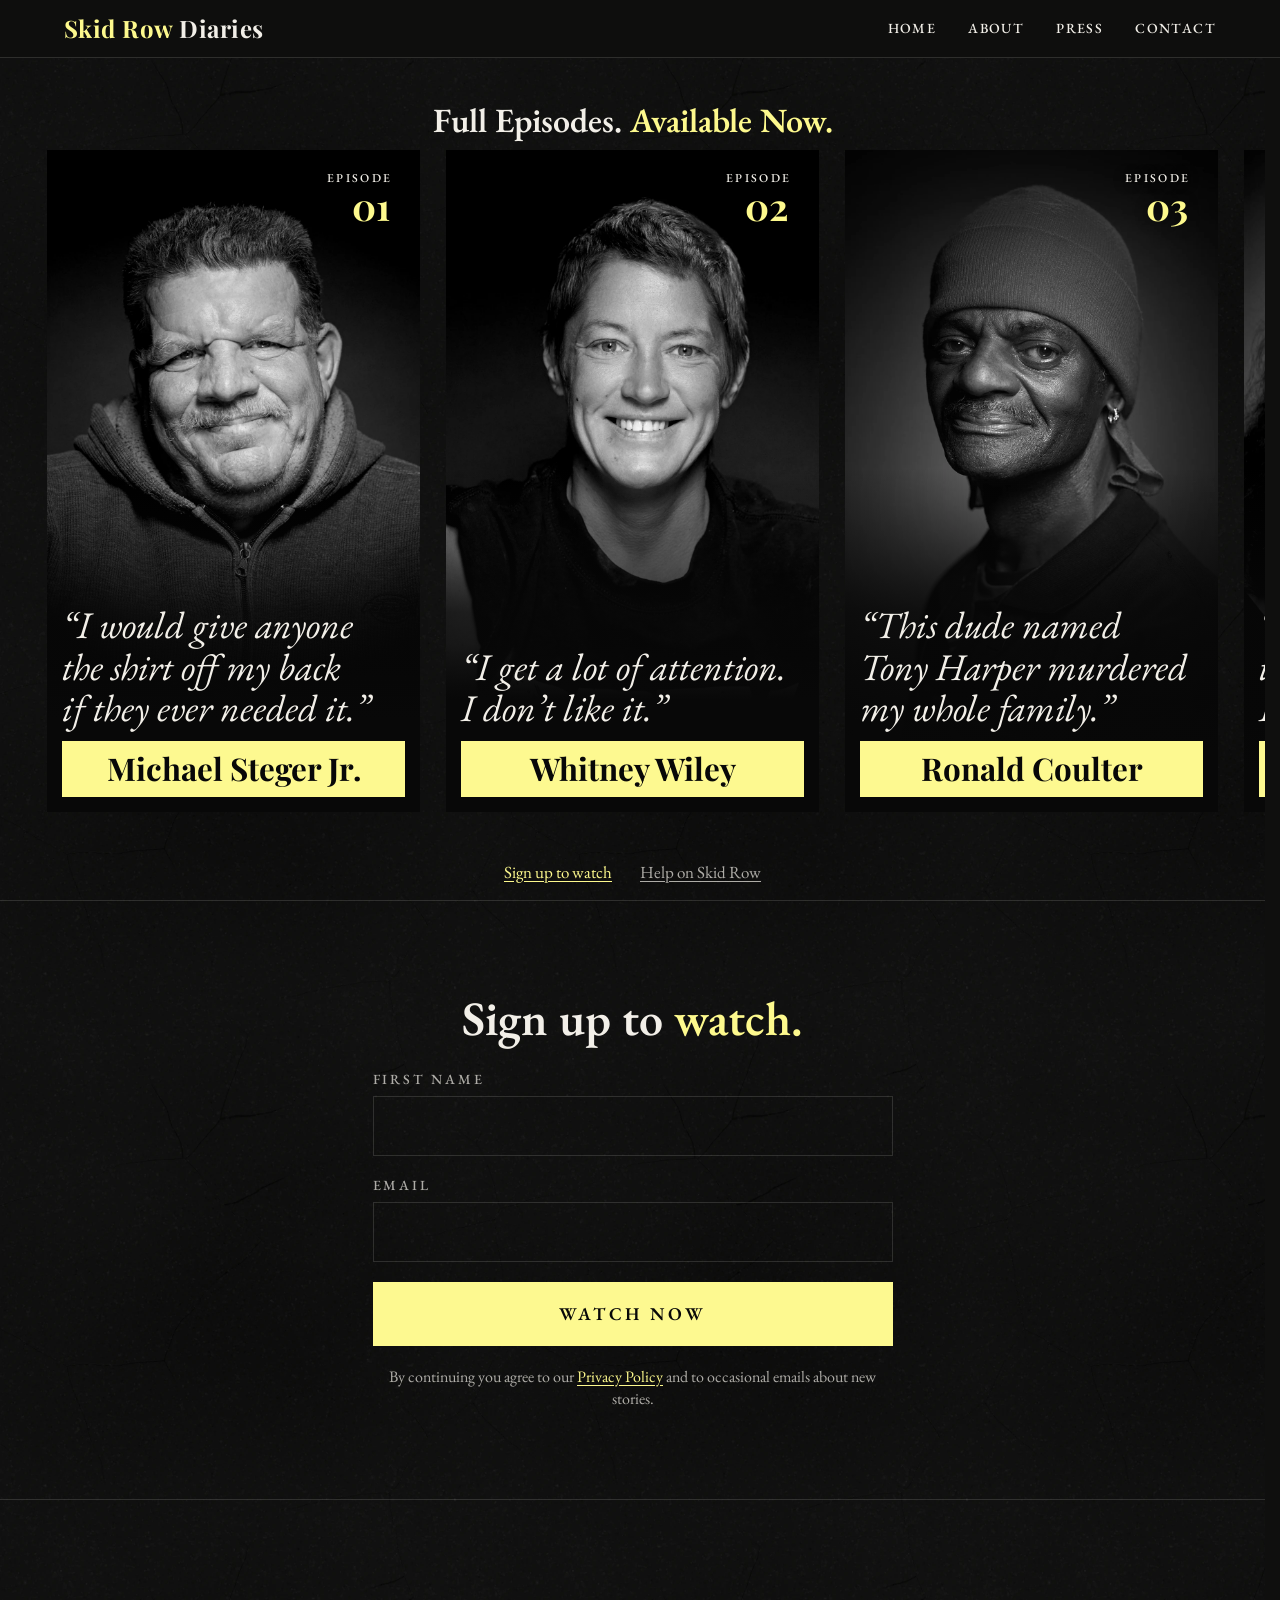
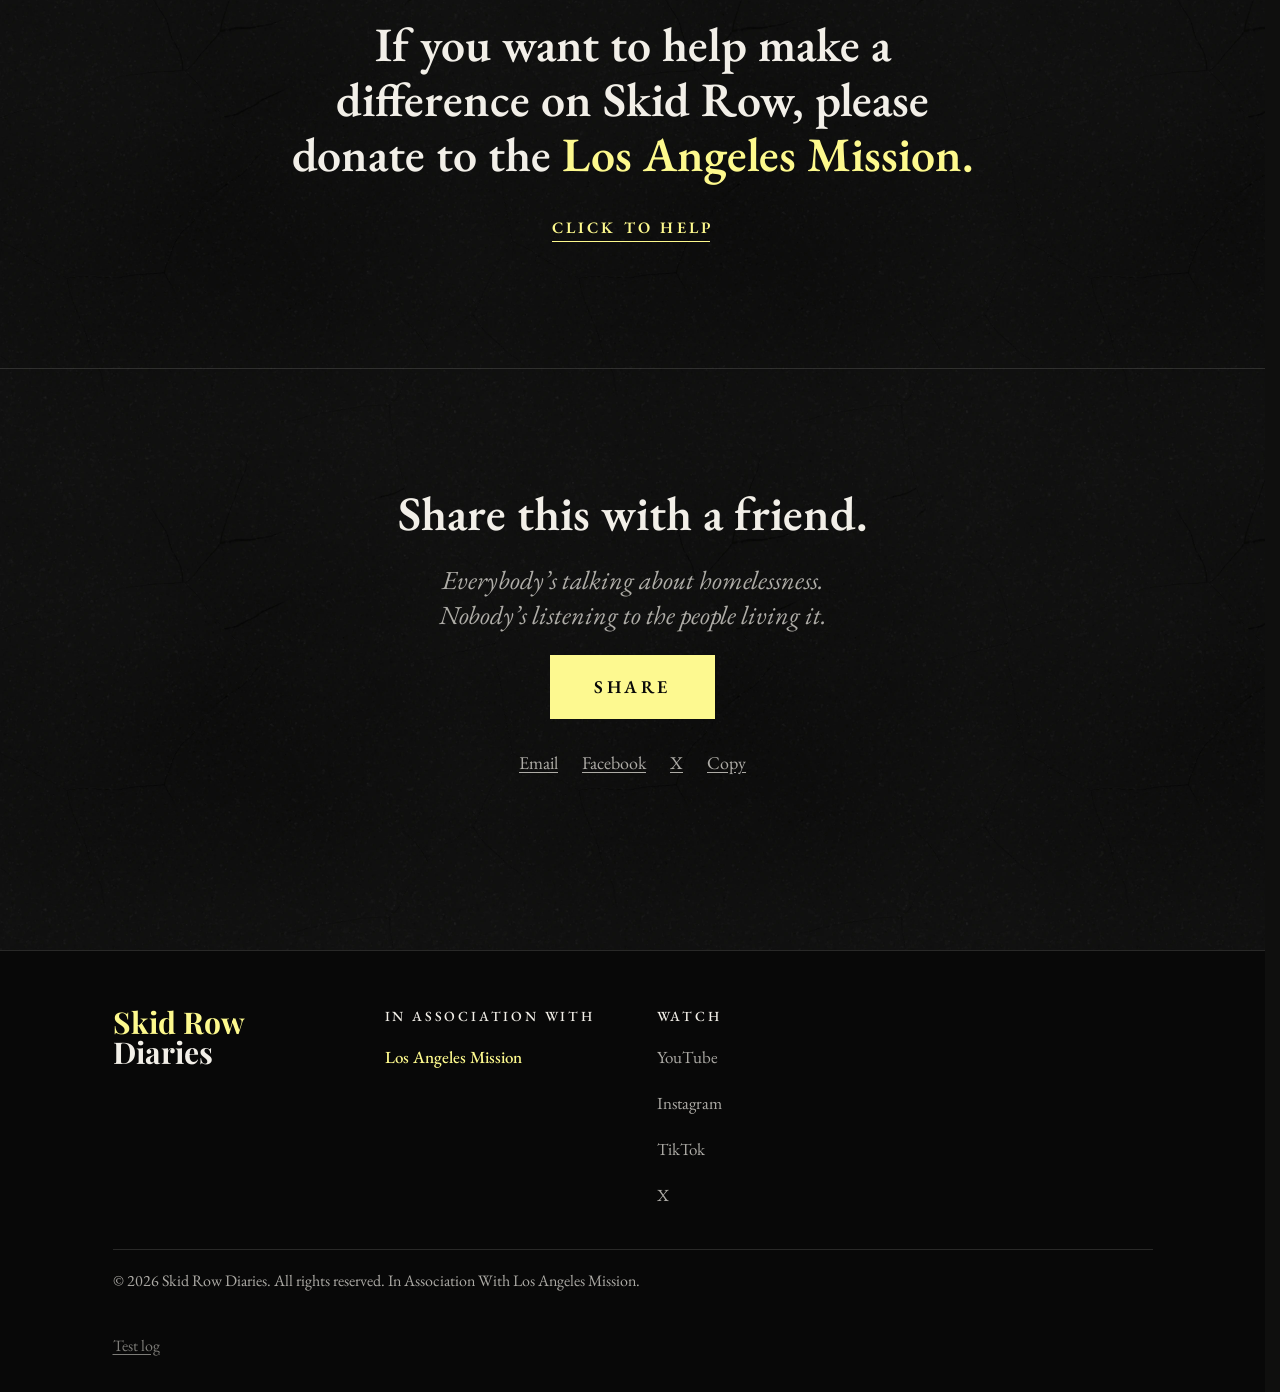
<file: player-test/round-6/index.html>
<!doctype html>
<html lang="en">
<head>
<meta charset="utf-8">
<meta name="viewport" content="width=device-width,initial-scale=1,viewport-fit=cover">
<meta name="robots" content="noindex">
<title>Player Round 6</title>
<meta name="description" content="Everybody’s talking about homelessness. Nobody’s listening to the people living it. Three stories from Skid Row, in their own words.">
<!-- The card any phone or platform shows when this link is shared. The address is the test site for now; the site's Seo component takes the same values for /watch. -->
<meta property="og:type" content="website">
<meta property="og:site_name" content="Skid Row Diaries">
<meta property="og:url" content="https://dashing-bavarois-22479e.netlify.app/player-test/">
<meta property="og:title" content="Skid Row Diaries: Stories from the Street">
<meta property="og:description" content="Everybody’s talking about homelessness. Nobody’s listening to the people living it. Three stories from Skid Row, in their own words.">
<meta property="og:image" content="https://dashing-bavarois-22479e.netlify.app/player-test/img/share.jpg">
<meta property="og:image:width" content="1200">
<meta property="og:image:height" content="630">
<meta property="og:image:alt" content="Portraits of Michael Steger, Whitney Wiley and Ronald Coulter, with the words Skid Row Diaries.">
<meta name="twitter:card" content="summary_large_image">
<meta name="twitter:title" content="Skid Row Diaries: Stories from the Street">
<meta name="twitter:description" content="Everybody’s talking about homelessness. Nobody’s listening to the people living it. Three stories from Skid Row, in their own words.">
<meta name="twitter:image" content="https://dashing-bavarois-22479e.netlify.app/player-test/img/share.jpg">
<link rel="preconnect" href="https://fonts.googleapis.com">
<link rel="preconnect" href="https://fonts.gstatic.com" crossorigin>
<link rel="stylesheet" href="https://fonts.googleapis.com/css2?family=EB+Garamond:ital,wght@0,400;0,500;0,600;1,400&family=Playfair+Display:wght@700&display=swap">
<style>
  /* Player Round 6: the sign-up form, one eyeline across the portraits, and Coming Soon in the middle of the frame. The film code is Round 5's; the frames now arrive only once someone is known. Episodes 04 and 05 have no frame yet, and the sixth card closes the row.
     Rule of the build: the Vimeo frame never moves or scales. It sits behind its card at true size, where it will play on the screen, inside the row.
     The camera move belongs to the still alone, so once a film is running it is a plain embed with no moving layer over it, only the bars when asked for.
     Nothing is sent to the viewer sheet and no identity is stored. */
  :root { --ground: #0f0f0e; --black: #080808; --ink: #f2efe8; --muted: rgb(242 239 232 / 0.7); --faint: rgb(242 239 232 / 0.5); --line: rgb(242 239 232 / 0.14); --canary: #fdf990; --canary-ink: #fdf98d; --body: "EB Garamond", Garamond, Georgia, serif; --display: "Playfair Display", Georgia, serif; color-scheme: dark; }
  * { box-sizing: border-box; }
  [hidden] { display: none !important; }
  html, body { margin: 0; }
  html { scrollbar-gutter: stable; background: var(--ground); }
  html.lock { overflow: hidden; } /* a film is open, so the page behind it stays put */
  body { background: var(--ground) url('img/asphalt.webp') 0 0 / 512px 512px; color: var(--ink); font-family: var(--body); font-size: 19px; line-height: 1.35; -webkit-font-smoothing: antialiased; overflow-x: clip; touch-action: manipulation; }
  /* The first screen: exactly one screen tall, the row and the film live here, and the rest of the page sits below it. */
  main { position: relative; z-index: 1; height: 100vh; height: 100svh; overflow: hidden; }
  button { font: inherit; color: inherit; }
  :focus-visible { outline: 2px solid var(--canary); outline-offset: 2px; }

  .dark { position: fixed; inset: 0; z-index: 1; background: var(--black); opacity: 0; pointer-events: none; }

  /* The site's header, as it sits on every page but Home: wordmark and menu, stacked on a phone. */
  .nav { position: fixed; z-index: 30; top: 0; left: 0; right: 0; display: flex; flex-direction: column; align-items: center; gap: 6px; padding: calc(14px + env(safe-area-inset-top, 0px)) 16px 14px; background: rgb(15 15 14 / 0.98); border-bottom: 1px solid var(--line); }
  .nav .wm { font-family: var(--display); font-weight: 700; font-size: 22px; line-height: 1.2; letter-spacing: 0.02em; color: var(--ink); text-decoration: none; white-space: nowrap; }
  .nav .wm span { color: var(--canary-ink); }
  .nav nav { display: flex; gap: 20px; }
  .nav nav a { padding-block: 12px; margin-block: -12px; font-weight: 500; font-size: 14px; line-height: 1.4; letter-spacing: 0.1em; text-transform: uppercase; color: var(--ink); text-decoration: none; }
  @media (hover: hover) and (pointer: fine) { .nav a:hover { color: var(--canary); } }
  @media (min-width: 760px) { .nav { flex-direction: row; justify-content: space-between; padding-inline: 64px; } .nav .wm { font-size: 24px; } .nav nav { gap: 32px; } }
  .head, .foot { position: absolute; z-index: 2; left: 0; right: 0; display: flex; align-items: center; justify-content: center; padding-inline: 16px; }
  .head { top: calc(var(--top) - var(--hh)); height: var(--hh); }
  .foot { bottom: 0; height: var(--ft); gap: 28px; z-index: 4; pointer-events: none; } /* above the row, which fills the screen, so a swipe still works around the links */
  .head h1 { margin: 0; font-weight: 600; font-size: clamp(23px, 6.2vw, 34px); line-height: 1.1; text-align: center; }
  .head h1 span { color: var(--canary-ink); }
  .foot a { pointer-events: auto; display: inline-flex; align-items: center; min-height: 44px; color: var(--muted); font-size: 17px; text-decoration: underline; text-underline-offset: 3px; }
  .foot .to-join, html.gated .foot .to-share { display: none; }
  html.gated .foot .to-join { display: inline-flex; color: var(--canary-ink); }

  /* The row. A plain native scroller, so a swipe that starts on a Vimeo frame still moves it. */
  .rail { position: absolute; inset: 0; z-index: 3; display: flex; align-items: flex-start; gap: var(--gap); overflow-x: auto; overflow-y: hidden; scroll-snap-type: x mandatory; scrollbar-width: none; }
  .rail::-webkit-scrollbar { display: none; }
  .rail::before, .rail::after { content: ""; flex: none; width: calc(var(--pad) - var(--gap)); }
  .rail.in { overflow: hidden; scroll-snap-type: none; }
  .slot { position: relative; flex: none; width: var(--cw); height: var(--ch); margin-top: var(--top); scroll-snap-align: center; scroll-snap-stop: always; }
  .slot.top { z-index: 2; }
  .slot.gone { visibility: hidden; }

  /* The frame is at full-screen size, already at the height it will play on the screen, so when a slot sits centred the film is exactly where it will be.
     The clip shows only the slot's share of it until the card has grown over the whole frame. */
  .clip { position: absolute; inset: 0; overflow: hidden; background: var(--black); }
  .slot.open .clip { overflow: visible; background: none; }
  .film { position: absolute; left: calc((var(--cw) - var(--fw)) / 2); top: calc((var(--sh) - var(--fh)) / 2 - var(--top)); width: var(--fw); height: var(--fh); background: var(--black); overflow: hidden; }
  /* Vimeo's picture stops a fraction of a pixel short of its frame and white shows at the edge, so the frame runs 2px past the box on every side and the box clips it. */
  .film iframe { position: absolute; left: -2px; top: -2px; width: calc(100% + 4px); height: calc(100% + 4px); border: 0; display: block; }

  /* The still. Every touch passes through it to the frame beneath, which is what gives a film its sound on an iPhone. */
  .card { position: absolute; inset: -1px; overflow: hidden; background: var(--black); container-type: inline-size; pointer-events: none; }
  .card img { position: absolute; inset: 0; width: 100%; height: 100%; object-fit: cover; display: block; } /* every portrait is framed in the file so the eyes sit on one line, 29.8 percent down the card */
  .type { position: absolute; inset: 0; }
  .scrim { position: absolute; left: 0; right: 0; bottom: 0; height: 52%; background: linear-gradient(0deg, rgb(8 8 8 / 0.92) 0%, rgb(8 8 8 / 0.8) 58%, rgb(8 8 8 / 0) 100%); }
  .no { position: absolute; right: 8cqw; top: 6cqw; display: flex; flex-direction: column; align-items: flex-end; gap: 0.8cqw; text-shadow: 0 1px 12px rgb(0 0 0 / 0.6); }
  .no small { font-weight: 500; font-size: max(12px, 3cqw); line-height: 1; letter-spacing: 0.2em; text-transform: uppercase; color: var(--ink); margin-right: -0.2em; }
  .no b { font-family: var(--display); font-weight: 700; font-size: 10cqw; line-height: 1; color: var(--canary-ink); }
  /* The bar sits 4cqw from the card on three sides, with the name centred in it. The quote shares the bar's left edge. */
  .txt { position: absolute; left: 4cqw; right: 4cqw; bottom: 4cqw; display: flex; flex-direction: column; }
  .words { margin: 0 0 3.4cqw; font-style: italic; font-size: 10.1cqw; line-height: 1.1; color: var(--ink); transform-origin: 0 100%; } /* the line breaks are set by hand in the data, so every phone reads the same */
  /* The whole card is the tap target, so the bar carries the name, and on a small phone it can give up height to keep the quote off the face. */
  .btn { display: flex; align-items: center; justify-content: center; width: 100%; height: clamp(40px, 18cqw, 56px); padding-inline: 4cqw; font-family: var(--display); font-weight: 700; font-size: 8.4cqw; line-height: 1; white-space: nowrap; color: var(--black); background: var(--canary); }

  /* Episodes still to come. There is no frame behind these, so a tap only answers: the portrait goes grey and the sign says so. */
  .slot.soon .hit { display: block; }
  .wash { position: absolute; inset: 0; background: rgb(84 83 80); opacity: 0; transition: opacity 360ms cubic-bezier(0.16, 1, 0.3, 1); }
  .slot.shut .wash { opacity: 0.82; }
  .q, .cs { transition: opacity 240ms ease-out; }
  /* The same type as the Episode label, about twice its size, in the exact middle of the frame. The padding balances the tracking after the last letter. */
  .cs { position: absolute; left: 0; right: 0; top: 50%; translate: 0 -50%; margin: 0; padding-left: 0.2em; text-align: center; white-space: nowrap; font-weight: 500; font-size: min(max(24px, 6cqw), 9.6cqw); line-height: 1; letter-spacing: 0.2em; text-transform: uppercase; color: var(--ink); opacity: 0; }
  .slot.shut .q { opacity: 0; }
  .slot.shut .cs { opacity: 1; }

  /* The last card closes the row, with the stacked logo: each line set to the same width, as on the opening title. */
  .slot.end .card { background: var(--ground) url('img/asphalt.webp') 0 0 / 512px 512px; box-shadow: inset 0 0 0 1px var(--line); }
  .close { position: absolute; inset: 0; display: flex; flex-direction: column; align-items: center; justify-content: center; gap: 13cqw; text-align: center; }
  .close p { margin: 0; font-weight: 600; font-size: 10.2cqw; line-height: 1.12; color: var(--ink); }
  .close p span { display: block; color: var(--canary-ink); }
  .lg { display: block; width: 40cqw; font-family: var(--display); font-weight: 700; color: var(--canary-ink); text-align: left; }
  .lg span { display: block; white-space: nowrap; }
  .lg .s { font-size: 19.96cqw; line-height: 0.87; margin-left: -1.1cqw; }
  .lg .r { font-size: 20.02cqw; line-height: 0.87; margin-left: -0.68cqw; }
  .lg .d { font-size: 12.17cqw; line-height: 1; margin: 1.4cqw 0 0 -0.41cqw; color: var(--ink); }

  /* After a film has started once, or on a computer, a press belongs to us. */
  .hit { position: absolute; inset: 0; z-index: 2; display: none; background: none; border: 0; padding: 0; cursor: pointer; }
  .slot.ours .hit, html.gated .slot .hit { display: block; }
  @media (hover: hover) and (pointer: fine) { .slot.ours .hit:hover ~ .card img { scale: 1.03; } .card img { transition: scale 400ms cubic-bezier(0.16, 1, 0.3, 1); } }

  /* The bars. Vimeo's own buttons on a phone live in strips along the top and bottom of the frame, and show for about three seconds after a tap,
     a pause or a jump. Widescreen bars, the opening shot's move, cover those strips and carry our controls. The burned-in subtitles stay clear of them. */
  .band { position: absolute; z-index: 5; left: 0; right: 0; background: var(--black); pointer-events: none; display: none; transition: transform 700ms cubic-bezier(0.16, 1, 0.3, 1); }
  main.touch:not([data-mode="row"]) .band { display: block; }
  .band.t { top: 0; height: calc(var(--fb, 0px) + 60px); transform: translateY(-101%); }
  .band.b { bottom: 0; height: calc(var(--fb, 0px) + 116px + env(safe-area-inset-bottom, 0px)); transform: translateY(101%); }
  main.bars .band { transform: none; }
  main.touch .ctl .veil { display: none; }

  /* The film's own controls: ours, over the picture, below the burned-in subtitles. */
  .surface { position: absolute; inset: 0; z-index: 6; display: none; background: none; border: 0; padding: 0; }
  main:not([data-mode="row"]) .surface { display: block; }
  .ctl { position: absolute; z-index: 7; left: 50%; bottom: var(--fb, 0px); width: var(--fw); translate: -50% 0; display: none; padding-bottom: env(safe-area-inset-bottom, 0px); }
  main:not([data-mode="row"]) .ctl { display: block; }
  .ctl .veil { position: absolute; left: 0; right: 0; bottom: 0; height: 132px; pointer-events: none; background: linear-gradient(0deg, rgb(8 8 8 / 0.84) 0%, rgb(8 8 8 / 0) 100%); transition: opacity 240ms ease-out; }
  .ctl .bar { position: relative; display: flex; align-items: center; gap: 2px; padding-inline: 8px; transition: opacity 240ms ease-out; }
  .ctl .c { font-weight: 600; font-size: 13px; letter-spacing: 0.2em; text-transform: uppercase; color: var(--ink); background: none; border: 0; min-height: 48px; min-width: 44px; padding: 0 10px; cursor: pointer; }
  .ctl .time { font-size: 16px; color: var(--muted); font-variant-numeric: tabular-nums; padding-inline: 6px; white-space: nowrap; }
  .ctl .sp { flex: 1; }
  .ctl .seek { position: relative; height: 44px; display: flex; align-items: flex-end; touch-action: none; cursor: pointer; }
  .ctl .track { position: relative; display: block; width: 100%; height: 2px; background: rgb(242 239 232 / 0.22); }
  .ctl .fill { position: absolute; inset: 0; background: var(--canary); transform-origin: 0 50%; transform: scaleX(0); }
  .ctl.idle .veil, .ctl.idle .bar { opacity: 0; pointer-events: none; }
  .ctl.idle .seek { pointer-events: none; }

  @media (prefers-reduced-motion: reduce) { .band, .wash, .q, .cs { transition: none; } }

  .log { position: fixed; z-index: 40; inset: 0; overflow-y: auto; background: var(--ground) url('img/asphalt.webp') 0 0 / 512px 512px; padding: calc(24px + env(safe-area-inset-top, 0px)) 16px calc(24px + env(safe-area-inset-bottom, 0px)); display: flex; flex-direction: column; gap: 14px; }
  /* Below the row. The Mission's ask uses the link style of the Mission credit on Home, and it stays about the Mission, never about the person just watched. */
  section.ask { padding: clamp(72px, 13svh, 128px) 16px; scroll-margin-top: var(--nav); display: flex; justify-content: center; text-align: center; border-top: 1px solid var(--line); }
  .ask .blk { width: min(100%, 720px); display: flex; flex-direction: column; align-items: center; gap: 22px; }
  .ask h2 { margin: 0; font-weight: 600; font-size: clamp(30px, 5.4vw, 48px); line-height: 1.14; text-wrap: balance; }
  .ask h2 span { color: var(--canary-ink); }
  .go { position: relative; display: inline-flex; align-items: center; min-height: 48px; font-weight: 600; font-size: 16px; letter-spacing: 0.2em; text-transform: uppercase; color: var(--canary-ink); text-decoration: none; }
  .go::after { content: ""; position: absolute; left: 0; right: 0.2em; bottom: 9px; height: 1px; background: currentColor; transform-origin: 0 50%; }
  @keyframes redraw { 0% { transform: scaleX(1); transform-origin: 100% 50%; } 45% { transform: scaleX(0); transform-origin: 100% 50%; } 46% { transform: scaleX(0); transform-origin: 0 50%; } 100% { transform: scaleX(1); transform-origin: 0 50%; } }
  @media (hover: hover) and (pointer: fine) { .go:hover::after { animation: redraw 640ms cubic-bezier(0.16, 1, 0.3, 1); } }
  .ask .line { margin: 0; max-width: 28em; font-style: italic; font-size: clamp(21px, 2.4vw, 26px); line-height: 1.35; color: var(--muted); text-wrap: balance; }
  .act { position: relative; isolation: isolate; overflow: hidden; display: inline-flex; align-items: center; justify-content: center; min-height: 56px; padding: 0 44px; font: inherit; font-weight: 600; font-size: 16px; line-height: 1; letter-spacing: 0.2em; text-transform: uppercase; color: var(--black); background: var(--canary); border: 0; border-radius: 0; cursor: pointer; transition: scale 120ms ease-out; }
  .act::before { content: ""; position: absolute; inset: 0; z-index: -1; background: var(--ink); transform: scaleY(0); transform-origin: 50% 100%; transition: transform 240ms cubic-bezier(0.16, 1, 0.3, 1); }
  @media (hover: hover) and (pointer: fine) { .act:hover::before { transform: scaleY(1); } }
  .act:active { scale: 0.98; }
  @media (min-width: 760px) { .act { min-height: 64px; font-size: 18px; } }
  .ways { display: flex; flex-wrap: wrap; justify-content: center; gap: 0 24px; }
  .ways a, .ways button { display: inline-flex; align-items: center; min-height: 44px; padding: 0; font: inherit; font-size: 18px; color: var(--muted); background: none; border: 0; text-decoration: underline; text-underline-offset: 3px; cursor: pointer; }
  @media (hover: hover) and (pointer: fine) { .ways a:hover, .ways button:hover { color: var(--canary-ink); } .ways .ph { display: none; } }
  .said { margin: 0; min-height: 1.4em; color: var(--canary-ink); font-size: 18px; }

  /* The sign-up form: part of the page, never a pop-up, in the site's own form style. Type stays above 16px so an iPhone does not zoom in on a field. */
  section.join { padding: clamp(56px, 10svh, 96px) 16px; scroll-margin-top: var(--nav); display: flex; justify-content: center; border-top: 1px solid var(--line); }
  .join form { width: min(100%, 520px); display: flex; flex-direction: column; gap: 20px; }
  .join h2 { margin: 0 0 4px; text-align: center; font-weight: 600; font-size: clamp(30px, 5.4vw, 48px); line-height: 1.14; }
  .join h2 span { color: var(--canary-ink); }
  .fld { display: flex; flex-direction: column; gap: 8px; }
  .fld label { font-weight: 500; font-size: 14px; line-height: 1.3; letter-spacing: 0.2em; text-transform: uppercase; color: var(--muted); }
  .fld input { -webkit-appearance: none; appearance: none; width: 100%; min-height: 60px; padding: 0 18px; font: inherit; font-size: 21px; color: var(--ink); caret-color: var(--canary); background: transparent; border: 1px solid var(--line); border-radius: 0; transition: border-color 160ms ease-out; }
  .fld input:focus, .fld input[aria-invalid="true"] { border-color: var(--canary); }
  .fld input:-webkit-autofill, .fld input:-webkit-autofill:hover, .fld input:-webkit-autofill:focus { -webkit-text-fill-color: var(--ink); -webkit-box-shadow: 0 0 0 100px var(--ground) inset; }
  .err { margin: 0; font-size: 18px; line-height: 1.25; color: var(--canary-ink); }
  .join .act { width: 100%; }
  .agree { margin: 0; text-align: center; font-size: 16px; line-height: 1.35; color: var(--muted); }
  .agree a { color: var(--canary-ink); text-underline-offset: 3px; }

  /* The site's footer. */
  .sf { background: var(--black); border-top: 1px solid var(--line); padding: 56px 16px 24px; }
  .sf .in { max-width: 1040px; margin: 0 auto; display: grid; grid-template-columns: repeat(auto-fit, minmax(220px, 1fr)); gap: 32px 48px; }
  .sf .wm { font-family: var(--display); font-weight: 700; font-size: 30px; line-height: 1; }
  .sf .wm span { color: var(--canary-ink); }
  .sf h3 { margin: 0 0 8px; font-weight: 500; font-size: 14px; letter-spacing: 0.2em; text-transform: uppercase; }
  .sf .col { display: flex; flex-direction: column; align-items: flex-start; gap: 2px; }
  .sf .col a { display: inline-flex; align-items: center; min-height: 44px; font-size: 17px; color: var(--muted); text-decoration: none; }
  .sf .col a.lam { color: var(--canary-ink); font-weight: 500; }
  .sf .copy { grid-column: 1 / -1; margin: 0; border-top: 1px solid var(--line); padding-top: 20px; font-size: 16px; color: var(--muted); }
  .sf .who { grid-column: 1 / -1; margin: 0; font-size: 17px; color: var(--muted); }
  .sf .who button { min-height: 44px; padding: 0; font: inherit; color: var(--canary-ink); background: none; border: 0; text-decoration: underline; text-underline-offset: 3px; cursor: pointer; }
  .sf .test { grid-column: 1 / -1; margin: 0; }
  .sf .test button { min-height: 44px; padding: 0; background: none; border: 0; color: var(--faint); font-size: 16px; text-decoration: underline; text-underline-offset: 3px; cursor: pointer; }

  .log h2 { margin: 0; font-weight: 600; font-size: 26px; line-height: 1.14; }
  .log h3 { margin: 10px 0 0; font-family: var(--display); font-weight: 700; font-size: 20px; color: var(--canary-ink); }
  .log dl { margin: 0; display: grid; grid-template-columns: minmax(0, 11em) minmax(0, 1fr); gap: 4px 12px; font-size: 16px; line-height: 1.22; }
  .log dt { color: var(--muted); }
  .log dd { margin: 0; font-weight: 500; }
  .log .close { align-self: flex-start; background: none; border: 1px solid var(--line); min-height: 48px; padding: 0 18px; cursor: pointer; }
</style>
</head>
<body>
<header class="nav" id="nav">
  <a class="wm" href="https://srd-next.netlify.app/" data-srd-link="home"><span>Skid Row</span> Diaries</a>
  <nav aria-label="Main">
    <a href="https://srd-next.netlify.app/" data-srd-link="home">Home</a>
    <a href="https://srd-next.netlify.app/about">About</a>
    <a href="https://srd-next.netlify.app/press">Press</a>
    <a href="https://srd-next.netlify.app/contact">Contact</a>
  </nav>
</header>
<main id="main" data-mode="row">
  <div class="dark" id="dark"></div>
  <header class="head" id="head"><h1>Full Episodes. <span>Available Now.</span></h1></header>
  <div class="rail" id="rail"></div>
  <div class="foot" id="foot">
    <a class="to-join" href="#join" data-jump>Sign up to watch</a>
    <a class="to-help" href="#help" data-jump>Help on Skid Row</a>
    <a class="to-share" href="#share" data-jump>Share with a friend</a>
  </div>
  <button class="surface" id="surface" type="button" aria-label="Show or hide the controls"></button>
  <div class="band t"></div>
  <div class="band b"></div>
  <div class="ctl idle" id="ctl">
    <div class="veil"></div>
    <div class="bar">
      <button class="c" type="button" id="toggle">Pause</button>
      <span class="time"><span id="now">0:00</span> / <span id="dur">0:00</span></span>
      <span class="sp"></span>
      <button class="c" type="button" id="back">Back</button>
    </div>
    <div class="seek" id="seek" role="slider" tabindex="0" aria-label="Position in the film" aria-valuemin="0" aria-valuemax="100" aria-valuenow="0"><span class="track"><span class="fill" id="fill"></span></span></div>
  </div>
</main>

<section class="join" id="join" aria-label="Sign up to watch" hidden>
  <form id="gate" novalidate>
    <h2>Sign up to <span>watch.</span></h2>
    <div class="fld">
      <label for="g-first">First name</label>
      <input id="g-first" name="first_name" type="text" autocomplete="given-name" autocapitalize="words" enterkeyhint="next" required aria-describedby="e-first">
      <p class="err" id="e-first" role="alert" hidden></p>
    </div>
    <div class="fld">
      <label for="g-email">Email</label>
      <input id="g-email" name="email" type="email" inputmode="email" autocomplete="email" autocapitalize="none" spellcheck="false" enterkeyhint="go" required aria-describedby="e-email">
      <p class="err" id="e-email" role="alert" hidden></p>
    </div>
    <button class="act" type="submit">Watch Now</button>
    <p class="agree">By continuing you agree to our <a href="https://srd-next.netlify.app/privacy" target="_blank" rel="noopener noreferrer">Privacy Policy</a> and to occasional emails about new stories.</p>
  </form>
</section>

<section class="ask" id="help" aria-label="Help on Skid Row">
  <div class="blk">
    <h2>If you want to help make a difference on Skid Row, please donate to the <span>Los Angeles Mission.</span></h2>
    <a class="go" href="https://losangelesmission.org/?form=DonateNow&amp;appeal=DIGI-ONLINE&amp;ref=srd-watch" target="_blank" rel="noopener noreferrer" data-srd-link="la-mission-donate">Click to Help</a>
  </div>
</section>

<section class="ask" id="share" aria-label="Share this with a friend">
  <div class="blk">
    <h2>Share this with a friend.</h2>
    <p class="line" id="shareline"></p>
    <button class="act" type="button" id="sharebtn" data-srd-link="share">Share</button>
    <div class="ways">
      <a class="ph" id="s-text" data-srd-link="share-text">Text</a>
      <a id="s-mail" data-srd-link="share-email">Email</a>
      <a id="s-fb" target="_blank" rel="noopener noreferrer" data-srd-link="share-facebook">Facebook</a>
      <a id="s-x" target="_blank" rel="noopener noreferrer" data-srd-link="share-x">X</a>
      <button type="button" id="s-copy" data-srd-link="share-copy">Copy</button>
    </div>
    <p class="said" id="said" role="status" aria-live="polite"></p>
  </div>
</section>

<footer class="sf">
  <div class="in">
    <div class="col"><div class="wm"><span>Skid Row</span> Diaries</div></div>
    <div class="col"><h3>In Association With</h3><a class="lam" href="https://losangelesmission.org" target="_blank" rel="noopener noreferrer" data-srd-link="la-mission">Los Angeles Mission</a></div>
    <div class="col"><h3>Watch</h3><a href="https://www.youtube.com/@skidrowdiaries" target="_blank" rel="noopener noreferrer" data-srd-link="youtube">YouTube</a><a href="https://www.instagram.com/skidrowdiaries" target="_blank" rel="noopener noreferrer" data-srd-link="instagram">Instagram</a><a href="https://www.tiktok.com/@skidrowdiaries" target="_blank" rel="noopener noreferrer" data-srd-link="tiktok">TikTok</a><a href="https://x.com/skidrowdiaries" target="_blank" rel="noopener noreferrer" data-srd-link="x">X</a></div>
    <p class="copy">© 2026 Skid Row Diaries. All rights reserved. In Association With Los Angeles Mission.</p>
    <p class="who" id="who" hidden><span id="whoname"></span><button type="button" id="notyou">Not you?</button></p>
    <p class="test"><button type="button" id="openlog">Test log</button></p>
  </div>
</footer>

<section class="log" id="log" hidden></section>

<script src="https://cdnjs.cloudflare.com/ajax/libs/gsap/3.15.0/gsap.min.js"></script>
<script src="../../srd-tracker.js"></script>
<script>
  // Nothing reaches the sheet: the endpoint is blanked before anything can send. A sign-up here is remembered on this device only.
  SRD.configure({ endpoint: '' })

  const EP = [
    { n: '01', id: '1243879941', name: 'Michael Steger', full: 'Michael Steger Jr.', words: '“I would give anyone<br>the shirt off my back<br>if they ever needed it.”', img: 'michael' },
    { n: '02', id: '1243884159', name: 'Whitney Wiley', words: '“I get a lot of attention.<br>I don’t like it.”', img: 'whitney' },
    { n: '03', id: '1243931242', name: 'Ronald Coulter', words: '“This dude named<br>Tony Harper murdered<br>my whole family.”', img: 'ronald' },
  ]
  // On the row, not yet in the film list: no frame, no tracking, nothing plays.
  const SOON = [
    { n: '04', name: 'Ashley Owen', words: '“Believe it or not,<br>there’s love down here.<br>I’ve seen it.”', img: 'ashley' },
    { n: '05', name: 'Isiah James', words: '“How can I wake up<br>happy and do something<br>I love every day?”', img: 'isiah' },
  ]
  const $ = q => document.querySelector(q)
  const nav = $('#nav'), main = $('#main'), rail = $('#rail'), dark = $('#dark'), head = $('#head'), foot = $('#foot'), ctl = $('#ctl'), seek = $('#seek'), fillEl = $('#fill')
  const clamp = (v, a = 0, b = 1) => Math.min(b, Math.max(a, v))
  const fmt = s => { s = Math.max(0, Math.floor(s || 0)); return `${Math.floor(s / 60)}:${String(s % 60).padStart(2, '0')}` }
  const touch = matchMedia('(hover: none)').matches || matchMedia('(pointer: coarse)').matches
  const calm = matchMedia('(prefers-reduced-motion: reduce)').matches
  const D = s => (calm ? 0.001 : s)
  const EASE = (() => { const A = (a, b) => 1 - 3 * b + 3 * a, B = (a, b) => 3 * b - 6 * a, C = a => 3 * a, f = (t, a, b) => ((A(a, b) * t + B(a, b)) * t + C(a)) * t, d = (t, a, b) => 3 * A(a, b) * t * t + 2 * B(a, b) * t + C(a); return x => { if (x <= 0) return 0; if (x >= 1) return 1; let t = x; for (let i = 0; i < 6; i++) { const s = d(t, 0.16, 0.3); if (Math.abs(s) < 1e-5) break; t -= (f(t, 0.16, 0.3) - x) / s } return f(t, 1, 1) } })()

  // The still clears quickly, so nobody misses the start of a film. STAY outlasts Vimeo's buttons, which go about three seconds after a tap or a press.
  const CAMERA = 1.8, HOLD = 0.8, FADE = 0.6, CHROME = 3200, STAY = 3600
  if (touch) main.classList.add('touch')

  /* The row is built once and never rebuilt. The frames go in once, when someone is known, and are never remounted. */
  const frame = e => `<iframe src="https://player.vimeo.com/video/${e.id}?badge=0&amp;autopause=0&amp;title=0&amp;byline=0&amp;portrait=0&amp;dnt=1${touch ? '' : '&amp;controls=0'}" data-srd-video="${e.id}" data-srd-title="${e.name}" title="${e.name}" allow="autoplay; fullscreen; picture-in-picture; encrypted-media" referrerpolicy="strict-origin-when-cross-origin"></iframe>`
  const label = e => e.full || e.name // the card shows the full name; the frames keep the name the sheet already knows
  const type = (e, soon) => `
        <div class="type">
          <div class="scrim"></div>
          <div class="no"><small>Episode</small><b>${e.n}</b></div>
          <div class="txt">${soon ? `<div class="q"><p class="words">${e.words}</p></div>` : `<p class="words">${e.words}</p>`}<span class="btn">${label(e)}</span></div>
          ${soon ? '<p class="cs">Coming Soon</p>' : ''}
        </div>`
  rail.innerHTML = EP.map((e, i) => `
    <article class="slot${touch ? '' : ' ours'}" data-i="${i}">
      <div class="clip"><div class="film"></div></div>
      <button class="hit" type="button" aria-label="Play episode ${e.n}, ${label(e)}"></button>
      <div class="card">
        <img src="img/${e.img}.webp" alt="Portrait of ${label(e)}." decoding="async">${type(e)}
      </div>
    </article>`).join('') + SOON.map((e, k) => `
    <article class="slot soon" data-i="${EP.length + k}">
      <div class="clip"></div>
      <button class="hit" type="button" aria-label="Episode ${e.n}, ${e.name}. Coming soon."></button>
      <div class="card">
        <img src="img/${e.img}.webp" alt="Portrait of ${e.name}." decoding="async">
        <i class="wash"></i>${type(e, true)}
      </div>
    </article>`).join('') + `
    <article class="slot end" data-i="${EP.length + SOON.length}">
      <div class="clip"></div>
      <div class="card"><div class="close"><p>100 Portraits <span>+</span> 100 Conversations</p><div class="lg" role="img" aria-label="Skid Row Diaries"><span class="s">Skid</span><span class="r">Row</span><span class="d">Diaries</span></div></div></div>
    </article>`
  const slots = [...rail.querySelectorAll('.slot')]
  const cards = slots.map(s => ({ root: s.querySelector('.card'), img: s.querySelector('img'), type: s.querySelector('.type'), words: s.querySelector('.words') }))
  const setShut = (i, on) => slots[i].classList.toggle('shut', on)

  /* Sizes, always whole pixels, so a film's edge can never show past its card. */
  let G = {}
  const even = (whole, v) => whole - 2 * Math.round((whole - v) / 2)
  function layout() {
    const W = main.clientWidth, H = main.clientHeight, wide = W >= 760, gap = wide ? 28 : 12
    const fw = even(W, Math.min(H, W * 16 / 9) * 9 / 16), fh = even(H, Math.min(H, W * 16 / 9))
    const navH = nav.offsetHeight, hh = wide ? 60 : 44, ft = wide ? 56 : 52
    const room = H - navH - hh - ft
    const cw = even(W, wide ? Math.min(room * 9 / 16, (W - 96 - 2 * gap) / 3) : Math.min(W * 0.76, room * 9 / 16))
    const ch = Math.round(cw * 16 / 9)
    const top = navH + hh + Math.round((room - ch) / 2)
    const st = document.documentElement.style
    Object.entries({ '--cw': cw, '--ch': ch, '--fw': fw, '--fh': fh, '--sh': H, '--gap': gap, '--pad': (W - cw) / 2, '--top': top, '--hh': hh, '--ft': ft, '--fb': (H - fh) / 2, '--nav': navH }).forEach(([k, v]) => st.setProperty(k, v + 'px'))
    const mids = slots.map(s => s.offsetLeft + cw / 2)
    G = { W, H, wide, gap, cw, ch, fw, fh, top, mids, S: Math.max(fw / cw, fh / ch), dy: H / 2 - (top + ch / 2), lefts: mids.map(m => m - W / 2) }
    if (app.mode === 'row') { if (wide) rail.scrollLeft = G.lefts[1]; paintWords() }
    else { rail.scrollLeft = G.lefts[app.i]; gsap.set(cards[app.i].root, { scale: G.S, y: G.dy }) }
  }

  /* The words on each still arrive with the hand: they follow the swipe, and nothing runs by itself. */
  function paintWords() {
    const c = rail.scrollLeft + G.W / 2
    cards.forEach((k, i) => {
      if (!k.words) return
      const off = Math.abs(G.mids[i] - c) / (G.cw + G.gap)
      const t = G.wide || calm ? 1 : clamp(1 - off * 1.5)
      if (!G.wide && off > 0.7 && slots[i].classList.contains('shut')) setShut(i, false) // a greyed card comes back once it has been swiped away
      k.words.style.opacity = t
      k.words.style.transform = `scale(${0.88 + 0.12 * t})`
    })
  }
  let queued = false
  rail.addEventListener('scroll', () => { if (queued || app.mode !== 'row') return; queued = true; requestAnimationFrame(() => { queued = false; paintWords() }) }, { passive: true })

  /* State, plus a plain record of how each film behaved. */
  const app = { i: -1, mode: 'row', paused: false, tl: null, dragging: false, want: 0 }
  const film = EP.map(() => ({ started: false, firstAt: 0, played: 0, lastAt: 0, lastS: 0, dur: 0, gap: 0, stalls: 0, stallMs: 0, stallAt: 0, slow: 0, muted: null, ended: false, errors: [] }))
  const player = i => SRD.players[i].player
  const setMode = m => { app.mode = m; main.dataset.mode = m }

  function setPaused(v) { app.paused = v; $('#toggle').textContent = v ? 'Play' : 'Pause'; wake() }
  function paintTime(s) {
    const f = film[app.i]; if (!f) return
    const p = f.dur ? s / f.dur : 0
    fillEl.style.transform = `scaleX(${clamp(p)})`
    $('#now').textContent = fmt(s); $('#dur').textContent = fmt(f.dur)
    seek.setAttribute('aria-valuenow', Math.round(p * 100)); seek.setAttribute('aria-valuetext', `${fmt(s)} of ${fmt(f.dur)}`)
  }

  // While a film is open a thumb moves nothing behind it. This listener exists only then, so it never slows the row or the page.
  const stayPut = e => { if (!e.target.closest('.seek')) e.preventDefault() }

  /* Opening a film. The film is already running when this begins: only the still moves. */
  function open(i) {
    const s = slots[i], c = cards[i], f = film[i], S = G.S, dy = G.dy
    const hold = HOLD
    app.i = i; f.started = true
    setMode('opening'); setPaused(false)
    doze(); holdBars(CHROME); paintTime(f.lastS || 0)
    rail.classList.add('in'); s.classList.add('top')
    addEventListener('touchmove', stayPut, { passive: false })
    gsap.set(c.root, { visibility: 'visible' })
    const tl = app.tl = gsap.timeline()
    if (scrollY > 0) { const o = { y: scrollY }; tl.to(o, { y: 0, duration: D(0.9), ease: EASE, onUpdate: () => scrollTo(0, o.y) }, 0) } // someone tapped with the page part way down
    tl.to(rail, { scrollLeft: G.lefts[i], duration: D(CAMERA), ease: EASE }, 0)
      .to(c.root, { scale: S, y: dy, duration: D(CAMERA), ease: EASE }, 0)
      .to(c.type, { opacity: 0, duration: D(0.24), ease: 'none' }, 0)
      .to(c.img, { scale: 1.06, duration: D(hold + FADE), ease: 'none' }, 0)
      .to(dark, { opacity: 1, duration: D(0.7), ease: 'none' }, 0)
      .to([head, foot], { opacity: 0, duration: D(0.24), ease: 'none' }, 0)
      .to(nav, { autoAlpha: 0, duration: D(0.24), ease: 'none' }, 0)
    slots.forEach((o, j) => { if (j !== i) tl.to(o, { x: (j - i) * (G.cw + G.gap) * (S - 1), y: dy, scale: S, opacity: 0, duration: D(CAMERA), ease: EASE }, 0) })
    tl.add(() => s.classList.add('open'), D(Math.min(CAMERA, hold)))
      .to(c.root, { opacity: 0, duration: D(FADE), ease: 'none' }, hold)
      .add(() => {
        gsap.set(c.root, { visibility: 'hidden' })
        slots.forEach((o, j) => { if (j !== i) { o.classList.add('gone'); gsap.set(o, { clearProps: 'transform' }) } })
        document.documentElement.classList.add('lock')
        setMode('film'); watchFrames.start()
      })
  }

  /* Back to the row, only because someone asked or the film finished. */
  function leave(to = app.i) {
    const i = app.i, s = slots[i], c = cards[i], S = G.S, dy = G.dy
    if (app.tl) app.tl.kill()
    setMode('closing'); doze(); dropBars()
    player(i).pause().catch(() => {})
    gsap.set(c.root, { visibility: 'visible' })
    slots.forEach((o, j) => { if (j !== i) { o.classList.remove('gone'); gsap.set(o, { x: (j - i) * (G.cw + G.gap) * (S - 1), y: dy, scale: S, opacity: 0 }) } })
    const after = D(0.24)
    const tl = app.tl = gsap.timeline({ onComplete: () => {
      rail.classList.remove('in'); s.classList.remove('top')
      document.documentElement.classList.remove('lock')
      removeEventListener('touchmove', stayPut)
      slots.forEach(o => gsap.set(o, { clearProps: 'transform,opacity' }))
      app.i = -1; setMode('row'); paintWords()
    } })
    tl.to(c.root, { opacity: 1, duration: after, ease: 'none' }, 0)
      .add(() => s.classList.remove('open'), after)
      .to(c.root, { scale: 1, y: 0, duration: D(1.6), ease: EASE }, after)
      .to(c.img, { scale: 1, duration: D(0.9), ease: EASE }, after)
      .to(c.type, { opacity: 1, duration: D(0.4), ease: 'none' }, D(0.7))
      .to(dark, { opacity: 0, duration: D(0.8), ease: 'none' }, after)
      .to([head, foot], { opacity: 1, duration: D(0.5), ease: 'none' }, D(0.7))
      .to(nav, { autoAlpha: 1, duration: D(0.5), ease: 'none' }, D(0.7))
    slots.forEach((o, j) => { if (j !== i) tl.to(o, { x: 0, y: 0, scale: 1, opacity: 1, duration: D(1.6), ease: EASE }, after) })
    if (to !== i) tl.to(rail, { scrollLeft: G.lefts[to], duration: D(1.6), ease: EASE }, after)
  }

  /* What Vimeo tells us. */
  function onPlay(i) {
    const f = film[i]
    f.lastAt = 0
    if (app.mode === 'row') {
      slots[i].classList.add('ours') // this film has had its tap, so from now on a press can come to us
      setTimeout(() => player(i).getMuted().then(m => { f.muted = m }).catch(() => {}), 1200)
      open(i)
    } else if (i === app.i) { setPaused(false); holdBars(CHROME); watchFrames.start() }
  }
  function onPause(i) { film[i].lastAt = 0; if (i === app.i && (app.mode === 'film' || app.mode === 'opening')) { setPaused(true); holdBars(CHROME) } }
  function onEnded(i) { film[i].ended = true; if (i === app.i) { paintTime(film[i].dur); leave(Math.min(i + 1, slots.length - 1)) } }
  function onTime(i, d) {
    const f = film[i], t = performance.now()
    f.dur = d.duration || f.dur
    if (!f.firstAt) f.firstAt = t
    if (f.lastAt) {
      const dt = d.seconds - f.lastS
      if (dt > 0 && dt < 1.2) f.played += dt
      if (!f.stallAt) f.gap = Math.max(f.gap, t - f.lastAt)
    }
    f.lastAt = t; f.lastS = d.seconds
    if (i === app.i && !app.dragging) paintTime(d.seconds)
  }

  function listen() {
    const whenThree = setInterval(() => {
      if (SRD.players.length !== 3) return
      clearInterval(whenThree)
      EP.forEach((e, i) => {
        const p = player(i), f = film[i]
        p.on('play', () => onPlay(i))
        p.on('pause', () => onPause(i))
        p.on('ended', () => onEnded(i))
        p.on('timeupdate', d => onTime(i, d))
        p.on('seeked', () => { f.lastAt = 0 })
        p.on('bufferstart', () => { if (f.firstAt) { f.stalls++; f.stallAt = performance.now() } })
        p.on('bufferend', () => { if (f.stallAt) { f.stallMs += performance.now() - f.stallAt; f.stallAt = 0 } f.lastAt = 0 })
        p.on('error', e => f.errors.push(String(e && (e.name || e.message) || e).slice(0, 80)))
        slots[i].querySelector('.hit').addEventListener('click', () => { if (app.mode === 'row') p.play().catch(() => {}) })
      })
    }, 60)
  }
  SOON.forEach((e, k) => { const i = EP.length + k; slots[i].querySelector('.hit').addEventListener('click', () => { if (app.mode === 'row') setShut(i, !slots[i].classList.contains('shut')) }) })

  /* The gate. Someone we don't know sees the portraits and the form, with no frames on the page. Someone we know goes straight to the films.
     The form stays part of the page, and tapping a locked portrait glides down to it. */
  const root = document.documentElement, join = $('#join'), gFirst = $('#g-first'), gEmail = $('#g-email'), eFirst = $('#e-first'), eEmail = $('#e-email')
  const say = (input, box, text) => { box.textContent = text; box.hidden = !text; input.setAttribute('aria-invalid', text ? 'true' : 'false') }
  function unlock() {
    root.classList.remove('gated')
    EP.forEach((e, i) => { slots[i].querySelector('.film').innerHTML = frame(e) })
    SRD.attachAll(rail); listen()
    const v = SRD.viewer(), n = v && (v.first_name || v.ig_handle)
    $('#whoname').textContent = n ? `Watching as ${n} · ` : ''
    $('#who').hidden = false
  }
  rail.addEventListener('click', e => { if (root.classList.contains('gated') && e.target.closest('.hit') && !e.target.closest('.soon')) join.scrollIntoView({ behavior: calm ? 'auto' : 'smooth', block: 'start' }) })
  gFirst.addEventListener('keydown', e => { if (e.key === 'Enter' && !gEmail.value) { e.preventDefault(); gEmail.focus() } })
  $('#gate').addEventListener('submit', e => {
    e.preventDefault()
    const r = SRD.signup({ first_name: gFirst.value, email: gEmail.value })
    say(gFirst, eFirst, r.error === 'first_name' ? 'Please add your first name.' : '')
    say(gEmail, eEmail, r.error === 'email' ? 'Please enter a full email address.' : '')
    if (!r.ok) return (r.error === 'first_name' ? gFirst : gEmail).focus()
    document.activeElement.blur()
    unlock()
    const o = { y: scrollY } // back up to the row, on the card they chose, and the form leaves the page once the row is in view
    gsap.to(o, { y: 0, duration: D(0.9), ease: EASE, onUpdate: () => scrollTo(0, o.y), onComplete: () => { join.hidden = true } })
  })
  $('#notyou').addEventListener('click', () => { SRD.forget(); history.scrollRestoration = 'manual'; scrollTo(0, 0); location.reload() }) // back to the top of the page, not the footer this button sits in
  if (SRD.isKnown()) unlock()
  else { root.classList.add('gated'); join.hidden = false; SRD.gateShown() }

  /* Controls: asleep until someone asks. The canary line stays. */
  let sleepT = 0, barsT = 0, barsUntil = 0
  const hideBars = () => { if (!app.paused && ctl.classList.contains('idle') && performance.now() >= barsUntil) main.classList.remove('bars') }
  function holdBars(ms) { if (!touch) return; barsUntil = Math.max(barsUntil, performance.now() + ms); main.classList.add('bars'); clearTimeout(barsT); barsT = setTimeout(hideBars, barsUntil - performance.now() + 20) }
  function dropBars() { clearTimeout(barsT); barsUntil = 0; main.classList.remove('bars') }
  function wake() { clearTimeout(sleepT); ctl.classList.remove('idle'); if (touch) main.classList.add('bars'); if (!app.paused) sleepT = setTimeout(() => { ctl.classList.add('idle'); hideBars() }, STAY) }
  function doze() { clearTimeout(sleepT); ctl.classList.add('idle'); hideBars() }
  $('#surface').addEventListener('click', () => { ctl.classList.contains('idle') ? wake() : doze() })
  main.addEventListener('pointermove', e => { if (e.pointerType === 'mouse' && app.mode !== 'row') wake() }, { passive: true })
  $('#toggle').addEventListener('click', () => { const p = player(app.i); (app.paused ? p.play() : p.pause()).catch(() => {}) })
  $('#back').addEventListener('click', () => leave())

  const seekTo = e => { const f = film[app.i], r = seek.getBoundingClientRect(); if (!f || !f.dur) return; app.want = clamp((e.clientX - r.left) / r.width) * f.dur; paintTime(app.want) }
  const seekDone = () => { if (!app.dragging) return; app.dragging = false; if (film[app.i] && film[app.i].firstAt) { film[app.i].lastAt = 0; player(app.i).setCurrentTime(app.want).catch(() => {}) } holdBars(CHROME); wake() }
  seek.addEventListener('pointerdown', e => { seek.setPointerCapture(e.pointerId); app.dragging = true; clearTimeout(sleepT); seekTo(e) })
  seek.addEventListener('pointermove', e => { if (app.dragging) seekTo(e) })
  seek.addEventListener('pointerup', seekDone)
  seek.addEventListener('pointercancel', seekDone)
  addEventListener('keydown', e => {
    if (app.mode === 'row') return
    if (e.key === 'Escape') leave()
    if (e.key === ' ' && !e.target.closest('button')) { e.preventDefault(); $('#toggle').click() }
    if (e.key === 'ArrowRight' || e.key === 'ArrowLeft') { const f = film[app.i]; player(app.i).setCurrentTime(clamp(f.lastS + (e.key === 'ArrowRight' ? 5 : -5), 0, f.dur || 0)).catch(() => {}) }
  })

  /* A quiet count of slow frames on this page while a film plays, to tell the page apart from the stream. */
  const watchFrames = { on: false, last: 0, start() { if (this.on) return; this.on = true; this.last = 0; requestAnimationFrame(t => this.tick(t)) }, tick(t) { if (app.mode !== 'film' || app.paused) { this.on = false; return } if (this.last && t - this.last > 100) film[app.i].slow++; this.last = t; requestAnimationFrame(n => this.tick(n)) } }

  /* The test log: nothing to do unless something goes wrong. */
  function browserName() {
    const u = navigator.userAgent, os = u.match(/OS (\d+)[_.](\d+)/)
    const app2 = /Instagram/i.test(u) ? 'Instagram' : /FBAN|FBAV/i.test(u) ? 'Facebook' : /CriOS/.test(u) ? 'Chrome' : /Safari/.test(u) ? 'Safari' : 'Other'
    return `${app2}, ${os ? `iOS ${os[1]}.${os[2]}` : /Android/i.test(u) ? 'Android' : 'computer'}`
  }
  $('#openlog').addEventListener('click', () => {
    const box = $('#log'), loads = [...document.querySelectorAll('iframe')].length
    box.innerHTML = `<button class="close" type="button">Close</button><h2>Test log</h2><dl><dt>Browser</dt><dd>${browserName()}</dd><dt>Screen</dt><dd>${G.W} by ${G.H}</dd><dt>Film frames</dt><dd>${loads}</dd></dl>` + EP.map((e, i) => {
      const f = film[i]
      if (!f.started) return `<h3>${e.name}</h3><dl><dt>Played</dt><dd>Not tried</dd></dl>`
      const rows = [['Played', `${Math.round(f.played)} s of ${Math.round(f.dur)} s`], ['Reached the end', f.ended ? 'Yes' : 'No'], ['Muted', f.muted === null ? 'Unknown' : f.muted ? 'Yes' : 'No'], ['Stalls', `${f.stalls}${f.stalls ? `, ${(f.stallMs / 1000).toFixed(1)} s in all` : ''}`], ['Longest gap', `${(f.gap / 1000).toFixed(2)} s`], ['Slow page frames', f.slow]]
      if (f.errors.length) rows.push(['Errors', f.errors.slice(0, 2).join('; ')])
      return `<h3>${e.name}</h3><dl>${rows.map(([k, v]) => `<dt>${k}</dt><dd>${v}</dd>`).join('')}</dl>`
    }).join('')
    box.hidden = false
    box.querySelector('.close').addEventListener('click', () => { box.hidden = true })
  })

  /* The two links under the row. */
  document.querySelectorAll('[data-jump]').forEach(a => a.addEventListener('click', e => { e.preventDefault(); $(a.getAttribute('href')).scrollIntoView({ behavior: calm ? 'auto' : 'smooth', block: 'start' }) }))

  /* Sharing. The link carries src=share, so the sheet can show how many people came this way. It never carries who shared it.
     Clicks count through data-srd-link, the tracker's own way of counting links. */
  const SHARE_LINE = 'Everybody’s talking about homelessness. Nobody’s listening to the people living it.'
  const SHARE_TEXT = `${SHARE_LINE} Watch Skid Row Diaries:`
  const SHARE_URL = `${location.origin}${location.pathname}?src=share`
  const enc = encodeURIComponent
  $('#shareline').textContent = SHARE_LINE
  $('#s-text').href = `sms:?&body=${enc(`${SHARE_TEXT} ${SHARE_URL}`)}`
  $('#s-mail').href = `mailto:?subject=${enc('Watch Skid Row Diaries')}&body=${enc(`${SHARE_TEXT}\n\n${SHARE_URL}`)}`
  $('#s-fb').href = `https://www.facebook.com/sharer/sharer.php?u=${enc(SHARE_URL)}`
  $('#s-x').href = `https://x.com/intent/post?text=${enc(SHARE_TEXT)}&url=${enc(SHARE_URL)}`
  const said = t => { $('#said').textContent = t }
  async function copyMessage() {
    const text = `${SHARE_TEXT} ${SHARE_URL}`
    try { await navigator.clipboard.writeText(text) }
    catch { // Some in-app browsers refuse the clipboard call, so fall back to the old way.
      const t = document.createElement('textarea'); t.value = text; t.setAttribute('readonly', ''); t.style.position = 'fixed'; t.style.opacity = '0'
      document.body.append(t); t.select(); t.setSelectionRange(0, text.length)
      const ok = document.execCommand('copy'); t.remove()
      if (!ok) return said('Press and hold to copy the address from the top of this page.')
    }
    said('Copied. Paste it into any message or post.')
  }
  $('#s-copy').addEventListener('click', copyMessage)
  $('#sharebtn').addEventListener('click', async () => {
    if (!navigator.share) return copyMessage() // Instagram's own browser has no share sheet
    try { await navigator.share({ title: 'Skid Row Diaries', text: SHARE_TEXT, url: SHARE_URL }) }
    catch (e) { if (e.name !== 'AbortError') copyMessage() }
  })

  layout()
  document.fonts && document.fonts.ready.then(() => layout())
  let rT = 0
  addEventListener('resize', () => { clearTimeout(rT); rT = setTimeout(layout, 120) })
  window.__round6 = { app, film }
</script>
</body>
</html>
</file>
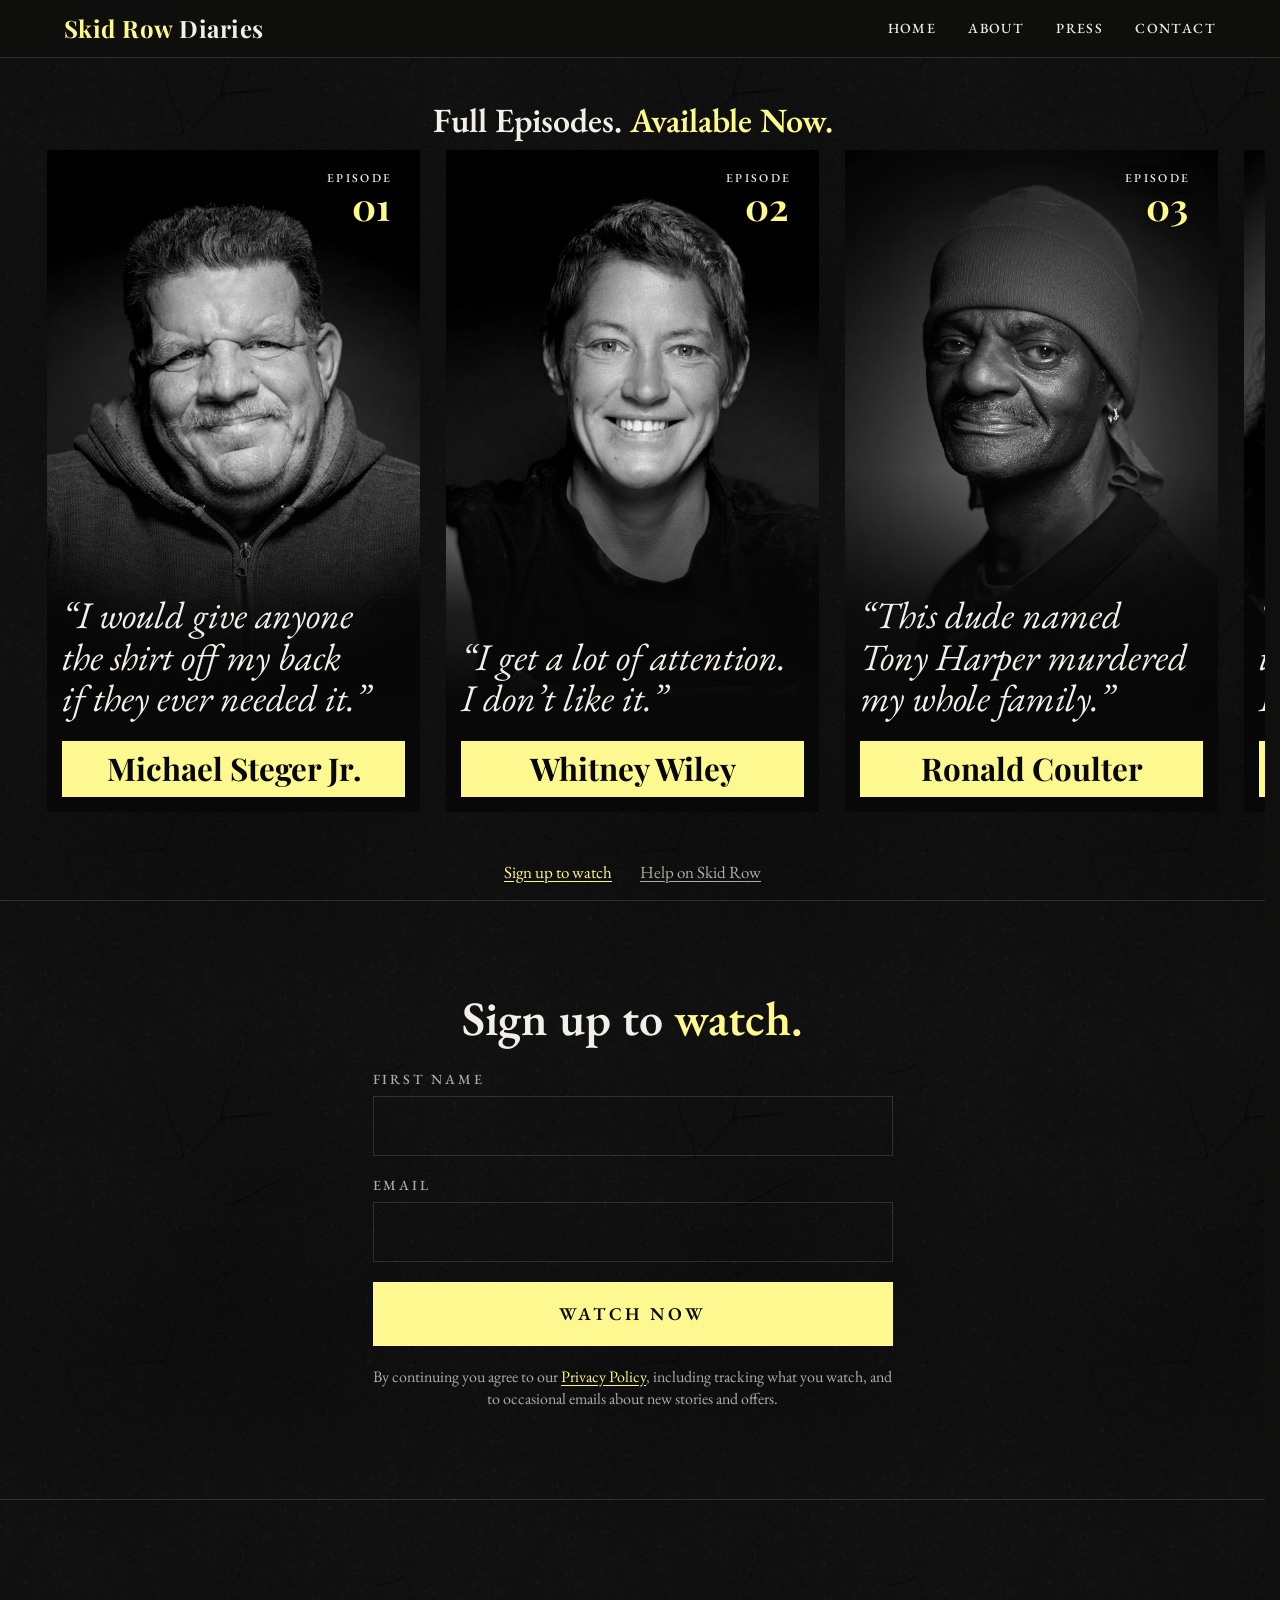
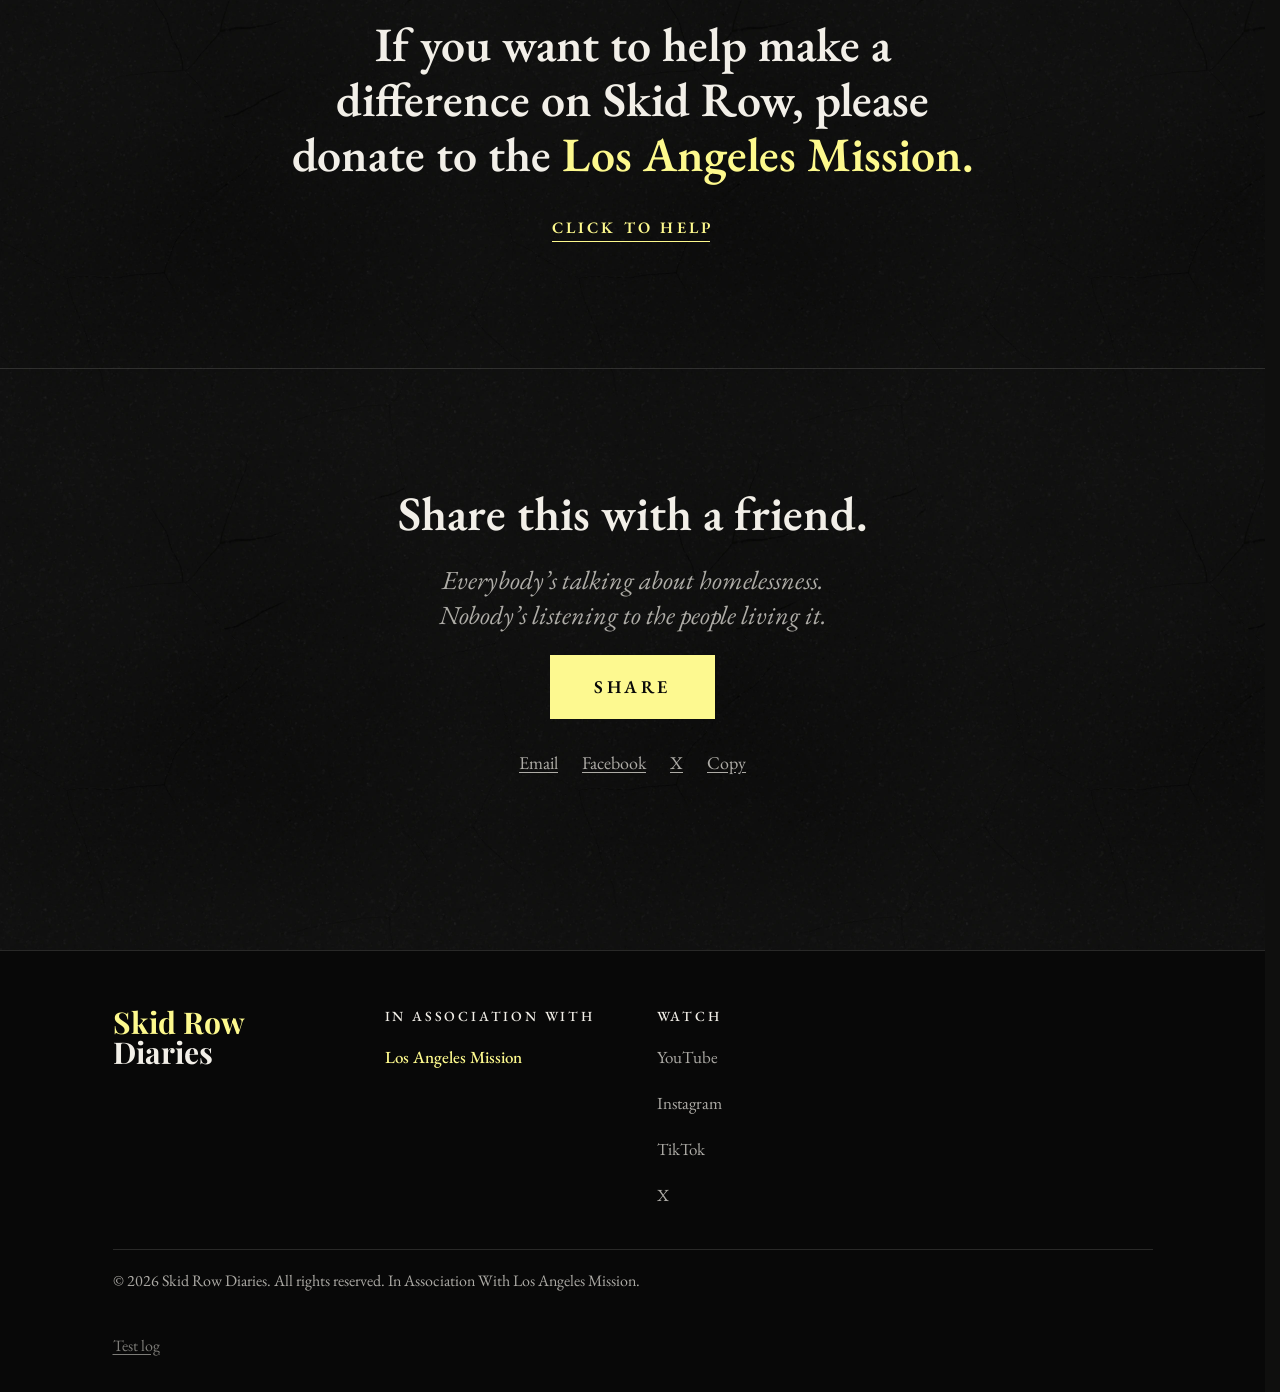
<file: player-test/round-7/index.html>
<!doctype html>
<html lang="en">
<head>
<meta charset="utf-8">
<meta name="viewport" content="width=device-width,initial-scale=1,viewport-fit=cover">
<meta name="robots" content="noindex">
<title>Player Round 7</title>
<meta name="description" content="Everybody’s talking about homelessness. Nobody’s listening to the people living it. Three stories from Skid Row, in their own words.">
<!-- The card any phone or platform shows when this link is shared. The address is the test site for now; the site's Seo component takes the same values for /watch. -->
<meta property="og:type" content="website">
<meta property="og:site_name" content="Skid Row Diaries">
<meta property="og:url" content="https://dashing-bavarois-22479e.netlify.app/player-test/">
<meta property="og:title" content="Skid Row Diaries: Stories from the Street">
<meta property="og:description" content="Everybody’s talking about homelessness. Nobody’s listening to the people living it. Three stories from Skid Row, in their own words.">
<meta property="og:image" content="https://dashing-bavarois-22479e.netlify.app/player-test/img/share.jpg">
<meta property="og:image:width" content="1200">
<meta property="og:image:height" content="630">
<meta property="og:image:alt" content="Portraits of Michael Steger, Whitney Wiley and Ronald Coulter, with the words Skid Row Diaries.">
<meta name="twitter:card" content="summary_large_image">
<meta name="twitter:title" content="Skid Row Diaries: Stories from the Street">
<meta name="twitter:description" content="Everybody’s talking about homelessness. Nobody’s listening to the people living it. Three stories from Skid Row, in their own words.">
<meta name="twitter:image" content="https://dashing-bavarois-22479e.netlify.app/player-test/img/share.jpg">
<link rel="preconnect" href="https://fonts.googleapis.com">
<link rel="preconnect" href="https://fonts.gstatic.com" crossorigin>
<link rel="stylesheet" href="https://fonts.googleapis.com/css2?family=EB+Garamond:ital,wght@0,400;0,500;0,600;1,400&family=Playfair+Display:wght@700&display=swap">
<style>
  /* Player Round 7: Round 6 with the quotes raised off the yellow bar and the consent line brought in step with the Privacy Policy. The film code is Round 6's. Episodes 04 and 05 have no frame yet, and the sixth card closes the row.
     Rule of the build: the Vimeo frame never moves or scales. It sits behind its card at true size, where it will play on the screen, inside the row.
     The camera move belongs to the still alone, so once a film is running it is a plain embed with no moving layer over it, only the bars when asked for.
     Nothing is sent to the viewer sheet and no identity is stored. */
  :root { --ground: #0f0f0e; --black: #080808; --ink: #f2efe8; --muted: rgb(242 239 232 / 0.7); --faint: rgb(242 239 232 / 0.5); --line: rgb(242 239 232 / 0.14); --canary: #fdf990; --canary-ink: #fdf98d; --body: "EB Garamond", Garamond, Georgia, serif; --display: "Playfair Display", Georgia, serif; color-scheme: dark; }
  * { box-sizing: border-box; }
  [hidden] { display: none !important; }
  html, body { margin: 0; }
  html { scrollbar-gutter: stable; background: var(--ground); }
  html.lock { overflow: hidden; } /* a film is open, so the page behind it stays put */
  body { background: var(--ground) url('img/asphalt.webp') 0 0 / 512px 512px; color: var(--ink); font-family: var(--body); font-size: 19px; line-height: 1.35; -webkit-font-smoothing: antialiased; overflow-x: clip; touch-action: manipulation; }
  /* The first screen: exactly one screen tall, the row and the film live here, and the rest of the page sits below it. */
  main { position: relative; z-index: 1; height: 100vh; height: 100svh; overflow: hidden; }
  button { font: inherit; color: inherit; }
  :focus-visible { outline: 2px solid var(--canary); outline-offset: 2px; }

  .dark { position: fixed; inset: 0; z-index: 1; background: var(--black); opacity: 0; pointer-events: none; }

  /* The site's header, as it sits on every page but Home: wordmark and menu, stacked on a phone. */
  .nav { position: fixed; z-index: 30; top: 0; left: 0; right: 0; display: flex; flex-direction: column; align-items: center; gap: 6px; padding: calc(14px + env(safe-area-inset-top, 0px)) 16px 14px; background: rgb(15 15 14 / 0.98); border-bottom: 1px solid var(--line); }
  .nav .wm { font-family: var(--display); font-weight: 700; font-size: 22px; line-height: 1.2; letter-spacing: 0.02em; color: var(--ink); text-decoration: none; white-space: nowrap; }
  .nav .wm span { color: var(--canary-ink); }
  .nav nav { display: flex; gap: 20px; }
  .nav nav a { padding-block: 12px; margin-block: -12px; font-weight: 500; font-size: 14px; line-height: 1.4; letter-spacing: 0.1em; text-transform: uppercase; color: var(--ink); text-decoration: none; }
  @media (hover: hover) and (pointer: fine) { .nav a:hover { color: var(--canary); } }
  @media (min-width: 760px) { .nav { flex-direction: row; justify-content: space-between; padding-inline: 64px; } .nav .wm { font-size: 24px; } .nav nav { gap: 32px; } }
  .head, .foot { position: absolute; z-index: 2; left: 0; right: 0; display: flex; align-items: center; justify-content: center; padding-inline: 16px; }
  .head { top: calc(var(--top) - var(--hh)); height: var(--hh); }
  .foot { bottom: 0; height: var(--ft); gap: 28px; z-index: 4; pointer-events: none; } /* above the row, which fills the screen, so a swipe still works around the links */
  .head h1 { margin: 0; font-weight: 600; font-size: clamp(23px, 6.2vw, 34px); line-height: 1.1; text-align: center; }
  .head h1 span { color: var(--canary-ink); }
  .foot a { pointer-events: auto; display: inline-flex; align-items: center; min-height: 44px; color: var(--muted); font-size: 17px; text-decoration: underline; text-underline-offset: 3px; }
  .foot .to-join, html.gated .foot .to-share { display: none; }
  html.gated .foot .to-join { display: inline-flex; color: var(--canary-ink); }

  /* The row. A plain native scroller, so a swipe that starts on a Vimeo frame still moves it. */
  .rail { position: absolute; inset: 0; z-index: 3; display: flex; align-items: flex-start; gap: var(--gap); overflow-x: auto; overflow-y: hidden; scroll-snap-type: x mandatory; scrollbar-width: none; }
  .rail::-webkit-scrollbar { display: none; }
  .rail::before, .rail::after { content: ""; flex: none; width: calc(var(--pad) - var(--gap)); }
  .rail.in { overflow: hidden; scroll-snap-type: none; }
  .slot { position: relative; flex: none; width: var(--cw); height: var(--ch); margin-top: var(--top); scroll-snap-align: center; scroll-snap-stop: always; }
  .slot.top { z-index: 2; }
  .slot.gone { visibility: hidden; }

  /* The frame is at full-screen size, already at the height it will play on the screen, so when a slot sits centred the film is exactly where it will be.
     The clip shows only the slot's share of it until the card has grown over the whole frame. */
  .clip { position: absolute; inset: 0; overflow: hidden; background: var(--black); }
  .slot.open .clip { overflow: visible; background: none; }
  .film { position: absolute; left: calc((var(--cw) - var(--fw)) / 2); top: calc((var(--sh) - var(--fh)) / 2 - var(--top)); width: var(--fw); height: var(--fh); background: var(--black); overflow: hidden; }
  /* Vimeo's picture stops a fraction of a pixel short of its frame and white shows at the edge, so the frame runs 2px past the box on every side and the box clips it. */
  .film iframe { position: absolute; left: -2px; top: -2px; width: calc(100% + 4px); height: calc(100% + 4px); border: 0; display: block; }

  /* The still. Every touch passes through it to the frame beneath, which is what gives a film its sound on an iPhone. */
  .card { position: absolute; inset: -1px; overflow: hidden; background: var(--black); container-type: inline-size; pointer-events: none; }
  .card img { position: absolute; inset: 0; width: 100%; height: 100%; object-fit: cover; display: block; } /* every portrait is framed in the file so the eyes sit on one line, 29.8 percent down the card */
  .type { position: absolute; inset: 0; }
  .scrim { position: absolute; left: 0; right: 0; bottom: 0; height: 52%; background: linear-gradient(0deg, rgb(8 8 8 / 0.92) 0%, rgb(8 8 8 / 0.8) 58%, rgb(8 8 8 / 0) 100%); }
  .no { position: absolute; right: 8cqw; top: 6cqw; display: flex; flex-direction: column; align-items: flex-end; gap: 0.8cqw; text-shadow: 0 1px 12px rgb(0 0 0 / 0.6); }
  .no small { font-weight: 500; font-size: max(12px, 3cqw); line-height: 1; letter-spacing: 0.2em; text-transform: uppercase; color: var(--ink); margin-right: -0.2em; }
  .no b { font-family: var(--display); font-weight: 700; font-size: 10cqw; line-height: 1; color: var(--canary-ink); }
  /* The bar sits 4cqw from the card on three sides, with the name centred in it. The quote shares the bar's left edge. */
  .txt { position: absolute; left: 4cqw; right: 4cqw; bottom: 4cqw; display: flex; flex-direction: column; }
  .words { margin: 0 0 6cqw; font-style: italic; font-size: 10.1cqw; line-height: 1.1; color: var(--ink); transform-origin: 0 100%; } /* the line breaks are set by hand in the data, so every phone reads the same */
  /* The whole card is the tap target, so the bar carries the name, and on a small phone it can give up height to keep the quote off the face. */
  .btn { display: flex; align-items: center; justify-content: center; width: 100%; height: clamp(40px, 18cqw, 56px); padding-inline: 4cqw; font-family: var(--display); font-weight: 700; font-size: 8.4cqw; line-height: 1; white-space: nowrap; color: var(--black); background: var(--canary); }

  /* Episodes still to come. There is no frame behind these, so a tap only answers: the portrait goes grey and the sign says so. */
  .slot.soon .hit { display: block; }
  .wash { position: absolute; inset: 0; background: rgb(84 83 80); opacity: 0; transition: opacity 360ms cubic-bezier(0.16, 1, 0.3, 1); }
  .slot.shut .wash { opacity: 0.82; }
  .q, .cs { transition: opacity 240ms ease-out; }
  /* The same type as the Episode label, about twice its size, in the exact middle of the frame. The padding balances the tracking after the last letter. */
  .cs { position: absolute; left: 0; right: 0; top: 50%; translate: 0 -50%; margin: 0; padding-left: 0.2em; text-align: center; white-space: nowrap; font-weight: 500; font-size: min(max(24px, 6cqw), 9.6cqw); line-height: 1; letter-spacing: 0.2em; text-transform: uppercase; color: var(--ink); opacity: 0; }
  .slot.shut .q { opacity: 0; }
  .slot.shut .cs { opacity: 1; }

  /* The last card closes the row, with the stacked logo: each line set to the same width, as on the opening title. */
  .slot.end .card { background: var(--ground) url('img/asphalt.webp') 0 0 / 512px 512px; box-shadow: inset 0 0 0 1px var(--line); }
  .close { position: absolute; inset: 0; display: flex; flex-direction: column; align-items: center; justify-content: center; gap: 13cqw; text-align: center; }
  .close p { margin: 0; font-weight: 600; font-size: 10.2cqw; line-height: 1.12; color: var(--ink); }
  .close p span { display: block; color: var(--canary-ink); }
  .lg { display: block; width: 40cqw; font-family: var(--display); font-weight: 700; color: var(--canary-ink); text-align: left; }
  .lg span { display: block; white-space: nowrap; }
  .lg .s { font-size: 19.96cqw; line-height: 0.87; margin-left: -1.1cqw; }
  .lg .r { font-size: 20.02cqw; line-height: 0.87; margin-left: -0.68cqw; }
  .lg .d { font-size: 12.17cqw; line-height: 1; margin: 1.4cqw 0 0 -0.41cqw; color: var(--ink); }

  /* After a film has started once, or on a computer, a press belongs to us. */
  .hit { position: absolute; inset: 0; z-index: 2; display: none; background: none; border: 0; padding: 0; cursor: pointer; }
  .slot.ours .hit, html.gated .slot .hit { display: block; }
  @media (hover: hover) and (pointer: fine) { .slot.ours .hit:hover ~ .card img { scale: 1.03; } .card img { transition: scale 400ms cubic-bezier(0.16, 1, 0.3, 1); } }

  /* The bars. Vimeo's own buttons on a phone live in strips along the top and bottom of the frame, and show for about three seconds after a tap,
     a pause or a jump. Widescreen bars, the opening shot's move, cover those strips and carry our controls. The burned-in subtitles stay clear of them. */
  .band { position: absolute; z-index: 5; left: 0; right: 0; background: var(--black); pointer-events: none; display: none; transition: transform 700ms cubic-bezier(0.16, 1, 0.3, 1); }
  main.touch:not([data-mode="row"]) .band { display: block; }
  .band.t { top: 0; height: calc(var(--fb, 0px) + 60px); transform: translateY(-101%); }
  .band.b { bottom: 0; height: calc(var(--fb, 0px) + 116px + env(safe-area-inset-bottom, 0px)); transform: translateY(101%); }
  main.bars .band { transform: none; }
  main.touch .ctl .veil { display: none; }

  /* The film's own controls: ours, over the picture, below the burned-in subtitles. */
  .surface { position: absolute; inset: 0; z-index: 6; display: none; background: none; border: 0; padding: 0; }
  main:not([data-mode="row"]) .surface { display: block; }
  .ctl { position: absolute; z-index: 7; left: 50%; bottom: var(--fb, 0px); width: var(--fw); translate: -50% 0; display: none; padding-bottom: env(safe-area-inset-bottom, 0px); }
  main:not([data-mode="row"]) .ctl { display: block; }
  .ctl .veil { position: absolute; left: 0; right: 0; bottom: 0; height: 132px; pointer-events: none; background: linear-gradient(0deg, rgb(8 8 8 / 0.84) 0%, rgb(8 8 8 / 0) 100%); transition: opacity 240ms ease-out; }
  .ctl .bar { position: relative; display: flex; align-items: center; gap: 2px; padding-inline: 8px; transition: opacity 240ms ease-out; }
  .ctl .c { font-weight: 600; font-size: 13px; letter-spacing: 0.2em; text-transform: uppercase; color: var(--ink); background: none; border: 0; min-height: 48px; min-width: 44px; padding: 0 10px; cursor: pointer; }
  .ctl .time { font-size: 16px; color: var(--muted); font-variant-numeric: tabular-nums; padding-inline: 6px; white-space: nowrap; }
  .ctl .sp { flex: 1; }
  .ctl .seek { position: relative; height: 44px; display: flex; align-items: flex-end; touch-action: none; cursor: pointer; }
  .ctl .track { position: relative; display: block; width: 100%; height: 2px; background: rgb(242 239 232 / 0.22); }
  .ctl .fill { position: absolute; inset: 0; background: var(--canary); transform-origin: 0 50%; transform: scaleX(0); }
  .ctl.idle .veil, .ctl.idle .bar { opacity: 0; pointer-events: none; }
  .ctl.idle .seek { pointer-events: none; }

  @media (prefers-reduced-motion: reduce) { .band, .wash, .q, .cs { transition: none; } }

  .log { position: fixed; z-index: 40; inset: 0; overflow-y: auto; background: var(--ground) url('img/asphalt.webp') 0 0 / 512px 512px; padding: calc(24px + env(safe-area-inset-top, 0px)) 16px calc(24px + env(safe-area-inset-bottom, 0px)); display: flex; flex-direction: column; gap: 14px; }
  /* Below the row. The Mission's ask uses the link style of the Mission credit on Home, and it stays about the Mission, never about the person just watched. */
  section.ask { padding: clamp(72px, 13svh, 128px) 16px; scroll-margin-top: var(--nav); display: flex; justify-content: center; text-align: center; border-top: 1px solid var(--line); }
  .ask .blk { width: min(100%, 720px); display: flex; flex-direction: column; align-items: center; gap: 22px; }
  .ask h2 { margin: 0; font-weight: 600; font-size: clamp(30px, 5.4vw, 48px); line-height: 1.14; text-wrap: balance; }
  .ask h2 span { color: var(--canary-ink); }
  .go { position: relative; display: inline-flex; align-items: center; min-height: 48px; font-weight: 600; font-size: 16px; letter-spacing: 0.2em; text-transform: uppercase; color: var(--canary-ink); text-decoration: none; }
  .go::after { content: ""; position: absolute; left: 0; right: 0.2em; bottom: 9px; height: 1px; background: currentColor; transform-origin: 0 50%; }
  @keyframes redraw { 0% { transform: scaleX(1); transform-origin: 100% 50%; } 45% { transform: scaleX(0); transform-origin: 100% 50%; } 46% { transform: scaleX(0); transform-origin: 0 50%; } 100% { transform: scaleX(1); transform-origin: 0 50%; } }
  @media (hover: hover) and (pointer: fine) { .go:hover::after { animation: redraw 640ms cubic-bezier(0.16, 1, 0.3, 1); } }
  .ask .line { margin: 0; max-width: 28em; font-style: italic; font-size: clamp(21px, 2.4vw, 26px); line-height: 1.35; color: var(--muted); text-wrap: balance; }
  .act { position: relative; isolation: isolate; overflow: hidden; display: inline-flex; align-items: center; justify-content: center; min-height: 56px; padding: 0 44px; font: inherit; font-weight: 600; font-size: 16px; line-height: 1; letter-spacing: 0.2em; text-transform: uppercase; color: var(--black); background: var(--canary); border: 0; border-radius: 0; cursor: pointer; transition: scale 120ms ease-out; }
  .act::before { content: ""; position: absolute; inset: 0; z-index: -1; background: var(--ink); transform: scaleY(0); transform-origin: 50% 100%; transition: transform 240ms cubic-bezier(0.16, 1, 0.3, 1); }
  @media (hover: hover) and (pointer: fine) { .act:hover::before { transform: scaleY(1); } }
  .act:active { scale: 0.98; }
  @media (min-width: 760px) { .act { min-height: 64px; font-size: 18px; } }
  .ways { display: flex; flex-wrap: wrap; justify-content: center; gap: 0 24px; }
  .ways a, .ways button { display: inline-flex; align-items: center; min-height: 44px; padding: 0; font: inherit; font-size: 18px; color: var(--muted); background: none; border: 0; text-decoration: underline; text-underline-offset: 3px; cursor: pointer; }
  @media (hover: hover) and (pointer: fine) { .ways a:hover, .ways button:hover { color: var(--canary-ink); } .ways .ph { display: none; } }
  .said { margin: 0; min-height: 1.4em; color: var(--canary-ink); font-size: 18px; }

  /* The sign-up form: part of the page, never a pop-up, in the site's own form style. Type stays above 16px so an iPhone does not zoom in on a field. */
  section.join { padding: clamp(56px, 10svh, 96px) 16px; scroll-margin-top: var(--nav); display: flex; justify-content: center; border-top: 1px solid var(--line); }
  .join form { width: min(100%, 520px); display: flex; flex-direction: column; gap: 20px; }
  .join h2 { margin: 0 0 4px; text-align: center; font-weight: 600; font-size: clamp(30px, 5.4vw, 48px); line-height: 1.14; }
  .join h2 span { color: var(--canary-ink); }
  .fld { display: flex; flex-direction: column; gap: 8px; }
  .fld label { font-weight: 500; font-size: 14px; line-height: 1.3; letter-spacing: 0.2em; text-transform: uppercase; color: var(--muted); }
  .fld input { -webkit-appearance: none; appearance: none; width: 100%; min-height: 60px; padding: 0 18px; font: inherit; font-size: 21px; color: var(--ink); caret-color: var(--canary); background: transparent; border: 1px solid var(--line); border-radius: 0; transition: border-color 160ms ease-out; }
  .fld input:focus, .fld input[aria-invalid="true"] { border-color: var(--canary); }
  .fld input:-webkit-autofill, .fld input:-webkit-autofill:hover, .fld input:-webkit-autofill:focus { -webkit-text-fill-color: var(--ink); -webkit-box-shadow: 0 0 0 100px var(--ground) inset; }
  .err { margin: 0; font-size: 18px; line-height: 1.25; color: var(--canary-ink); }
  .join .act { width: 100%; }
  .agree { margin: 0; text-align: center; font-size: 16px; line-height: 1.35; color: var(--muted); }
  .agree a { color: var(--canary-ink); text-underline-offset: 3px; }

  /* The site's footer. */
  .sf { background: var(--black); border-top: 1px solid var(--line); padding: 56px 16px 24px; }
  .sf .in { max-width: 1040px; margin: 0 auto; display: grid; grid-template-columns: repeat(auto-fit, minmax(220px, 1fr)); gap: 32px 48px; }
  .sf .wm { font-family: var(--display); font-weight: 700; font-size: 30px; line-height: 1; }
  .sf .wm span { color: var(--canary-ink); }
  .sf h3 { margin: 0 0 8px; font-weight: 500; font-size: 14px; letter-spacing: 0.2em; text-transform: uppercase; }
  .sf .col { display: flex; flex-direction: column; align-items: flex-start; gap: 2px; }
  .sf .col a { display: inline-flex; align-items: center; min-height: 44px; font-size: 17px; color: var(--muted); text-decoration: none; }
  .sf .col a.lam { color: var(--canary-ink); font-weight: 500; }
  .sf .copy { grid-column: 1 / -1; margin: 0; border-top: 1px solid var(--line); padding-top: 20px; font-size: 16px; color: var(--muted); }
  .sf .who { grid-column: 1 / -1; margin: 0; font-size: 17px; color: var(--muted); }
  .sf .who button { min-height: 44px; padding: 0; font: inherit; color: var(--canary-ink); background: none; border: 0; text-decoration: underline; text-underline-offset: 3px; cursor: pointer; }
  .sf .test { grid-column: 1 / -1; margin: 0; }
  .sf .test button { min-height: 44px; padding: 0; background: none; border: 0; color: var(--faint); font-size: 16px; text-decoration: underline; text-underline-offset: 3px; cursor: pointer; }

  .log h2 { margin: 0; font-weight: 600; font-size: 26px; line-height: 1.14; }
  .log h3 { margin: 10px 0 0; font-family: var(--display); font-weight: 700; font-size: 20px; color: var(--canary-ink); }
  .log dl { margin: 0; display: grid; grid-template-columns: minmax(0, 11em) minmax(0, 1fr); gap: 4px 12px; font-size: 16px; line-height: 1.22; }
  .log dt { color: var(--muted); }
  .log dd { margin: 0; font-weight: 500; }
  .log .close { align-self: flex-start; background: none; border: 1px solid var(--line); min-height: 48px; padding: 0 18px; cursor: pointer; }
</style>
</head>
<body>
<header class="nav" id="nav">
  <a class="wm" href="https://srd-next.netlify.app/" data-srd-link="home"><span>Skid Row</span> Diaries</a>
  <nav aria-label="Main">
    <a href="https://srd-next.netlify.app/" data-srd-link="home">Home</a>
    <a href="https://srd-next.netlify.app/about">About</a>
    <a href="https://srd-next.netlify.app/press">Press</a>
    <a href="https://srd-next.netlify.app/contact">Contact</a>
  </nav>
</header>
<main id="main" data-mode="row">
  <div class="dark" id="dark"></div>
  <header class="head" id="head"><h1>Full Episodes. <span>Available Now.</span></h1></header>
  <div class="rail" id="rail"></div>
  <div class="foot" id="foot">
    <a class="to-join" href="#join" data-jump>Sign up to watch</a>
    <a class="to-help" href="#help" data-jump>Help on Skid Row</a>
    <a class="to-share" href="#share" data-jump>Share with a friend</a>
  </div>
  <button class="surface" id="surface" type="button" aria-label="Show or hide the controls"></button>
  <div class="band t"></div>
  <div class="band b"></div>
  <div class="ctl idle" id="ctl">
    <div class="veil"></div>
    <div class="bar">
      <button class="c" type="button" id="toggle">Pause</button>
      <span class="time"><span id="now">0:00</span> / <span id="dur">0:00</span></span>
      <span class="sp"></span>
      <button class="c" type="button" id="back">Back</button>
    </div>
    <div class="seek" id="seek" role="slider" tabindex="0" aria-label="Position in the film" aria-valuemin="0" aria-valuemax="100" aria-valuenow="0"><span class="track"><span class="fill" id="fill"></span></span></div>
  </div>
</main>

<section class="join" id="join" aria-label="Sign up to watch" hidden>
  <form id="gate" novalidate>
    <h2>Sign up to <span>watch.</span></h2>
    <div class="fld">
      <label for="g-first">First name</label>
      <input id="g-first" name="first_name" type="text" autocomplete="given-name" autocapitalize="words" enterkeyhint="next" required aria-describedby="e-first">
      <p class="err" id="e-first" role="alert" hidden></p>
    </div>
    <div class="fld">
      <label for="g-email">Email</label>
      <input id="g-email" name="email" type="email" inputmode="email" autocomplete="email" autocapitalize="none" spellcheck="false" enterkeyhint="go" required aria-describedby="e-email">
      <p class="err" id="e-email" role="alert" hidden></p>
    </div>
    <button class="act" type="submit">Watch Now</button>
    <p class="agree">By continuing you agree to our <a href="https://srd-next.netlify.app/privacy" target="_blank" rel="noopener noreferrer">Privacy Policy</a>, including tracking what you watch, and to occasional emails about new stories and offers.</p>
  </form>
</section>

<section class="ask" id="help" aria-label="Help on Skid Row">
  <div class="blk">
    <h2>If you want to help make a difference on Skid Row, please donate to the <span>Los Angeles Mission.</span></h2>
    <a class="go" href="https://losangelesmission.org/?form=DonateNow&amp;appeal=DIGI-ONLINE&amp;ref=srd-watch" target="_blank" rel="noopener noreferrer" data-srd-link="la-mission-donate">Click to Help</a>
  </div>
</section>

<section class="ask" id="share" aria-label="Share this with a friend">
  <div class="blk">
    <h2>Share this with a friend.</h2>
    <p class="line" id="shareline"></p>
    <button class="act" type="button" id="sharebtn" data-srd-link="share">Share</button>
    <div class="ways">
      <a class="ph" id="s-text" data-srd-link="share-text">Text</a>
      <a id="s-mail" data-srd-link="share-email">Email</a>
      <a id="s-fb" target="_blank" rel="noopener noreferrer" data-srd-link="share-facebook">Facebook</a>
      <a id="s-x" target="_blank" rel="noopener noreferrer" data-srd-link="share-x">X</a>
      <button type="button" id="s-copy" data-srd-link="share-copy">Copy</button>
    </div>
    <p class="said" id="said" role="status" aria-live="polite"></p>
  </div>
</section>

<footer class="sf">
  <div class="in">
    <div class="col"><div class="wm"><span>Skid Row</span> Diaries</div></div>
    <div class="col"><h3>In Association With</h3><a class="lam" href="https://losangelesmission.org" target="_blank" rel="noopener noreferrer" data-srd-link="la-mission">Los Angeles Mission</a></div>
    <div class="col"><h3>Watch</h3><a href="https://www.youtube.com/@skidrowdiaries" target="_blank" rel="noopener noreferrer" data-srd-link="youtube">YouTube</a><a href="https://www.instagram.com/skidrowdiaries" target="_blank" rel="noopener noreferrer" data-srd-link="instagram">Instagram</a><a href="https://www.tiktok.com/@skidrowdiaries" target="_blank" rel="noopener noreferrer" data-srd-link="tiktok">TikTok</a><a href="https://x.com/skidrowdiaries" target="_blank" rel="noopener noreferrer" data-srd-link="x">X</a></div>
    <p class="copy">© 2026 Skid Row Diaries. All rights reserved. In Association With Los Angeles Mission.</p>
    <p class="who" id="who" hidden><span id="whoname"></span><button type="button" id="notyou">Not you?</button></p>
    <p class="test"><button type="button" id="openlog">Test log</button></p>
  </div>
</footer>

<section class="log" id="log" hidden></section>

<script src="https://cdnjs.cloudflare.com/ajax/libs/gsap/3.15.0/gsap.min.js"></script>
<script src="../../srd-tracker.js"></script>
<script>
  // Nothing reaches the sheet: the endpoint is blanked before anything can send. A sign-up here is remembered on this device only.
  SRD.configure({ endpoint: '' })

  const EP = [
    { n: '01', id: '1243879941', name: 'Michael Steger', full: 'Michael Steger Jr.', words: '“I would give anyone<br>the shirt off my back<br>if they ever needed it.”', img: 'michael' },
    { n: '02', id: '1243884159', name: 'Whitney Wiley', words: '“I get a lot of attention.<br>I don’t like it.”', img: 'whitney' },
    { n: '03', id: '1243931242', name: 'Ronald Coulter', words: '“This dude named<br>Tony Harper murdered<br>my whole family.”', img: 'ronald' },
  ]
  // On the row, not yet in the film list: no frame, no tracking, nothing plays.
  const SOON = [
    { n: '04', name: 'Ashley Owen', words: '“Believe it or not,<br>there’s love down here.<br>I’ve seen it.”', img: 'ashley' },
    { n: '05', name: 'Isiah James', words: '“How can I wake up<br>happy and do something<br>I love every day?”', img: 'isiah' },
  ]
  const $ = q => document.querySelector(q)
  const nav = $('#nav'), main = $('#main'), rail = $('#rail'), dark = $('#dark'), head = $('#head'), foot = $('#foot'), ctl = $('#ctl'), seek = $('#seek'), fillEl = $('#fill')
  const clamp = (v, a = 0, b = 1) => Math.min(b, Math.max(a, v))
  const fmt = s => { s = Math.max(0, Math.floor(s || 0)); return `${Math.floor(s / 60)}:${String(s % 60).padStart(2, '0')}` }
  const touch = matchMedia('(hover: none)').matches || matchMedia('(pointer: coarse)').matches
  const calm = matchMedia('(prefers-reduced-motion: reduce)').matches
  const D = s => (calm ? 0.001 : s)
  const EASE = (() => { const A = (a, b) => 1 - 3 * b + 3 * a, B = (a, b) => 3 * b - 6 * a, C = a => 3 * a, f = (t, a, b) => ((A(a, b) * t + B(a, b)) * t + C(a)) * t, d = (t, a, b) => 3 * A(a, b) * t * t + 2 * B(a, b) * t + C(a); return x => { if (x <= 0) return 0; if (x >= 1) return 1; let t = x; for (let i = 0; i < 6; i++) { const s = d(t, 0.16, 0.3); if (Math.abs(s) < 1e-5) break; t -= (f(t, 0.16, 0.3) - x) / s } return f(t, 1, 1) } })()

  // The still clears quickly, so nobody misses the start of a film. STAY outlasts Vimeo's buttons, which go about three seconds after a tap or a press.
  const CAMERA = 1.8, HOLD = 0.8, FADE = 0.6, CHROME = 3200, STAY = 3600
  if (touch) main.classList.add('touch')

  /* The row is built once and never rebuilt. The frames go in once, when someone is known, and are never remounted. */
  const frame = e => `<iframe src="https://player.vimeo.com/video/${e.id}?badge=0&amp;autopause=0&amp;title=0&amp;byline=0&amp;portrait=0&amp;dnt=1${touch ? '' : '&amp;controls=0'}" data-srd-video="${e.id}" data-srd-title="${e.name}" title="${e.name}" allow="autoplay; fullscreen; picture-in-picture; encrypted-media" referrerpolicy="strict-origin-when-cross-origin"></iframe>`
  const label = e => e.full || e.name // the card shows the full name; the frames keep the name the sheet already knows
  const type = (e, soon) => `
        <div class="type">
          <div class="scrim"></div>
          <div class="no"><small>Episode</small><b>${e.n}</b></div>
          <div class="txt">${soon ? `<div class="q"><p class="words">${e.words}</p></div>` : `<p class="words">${e.words}</p>`}<span class="btn">${label(e)}</span></div>
          ${soon ? '<p class="cs">Coming Soon</p>' : ''}
        </div>`
  rail.innerHTML = EP.map((e, i) => `
    <article class="slot${touch ? '' : ' ours'}" data-i="${i}">
      <div class="clip"><div class="film"></div></div>
      <button class="hit" type="button" aria-label="Play episode ${e.n}, ${label(e)}"></button>
      <div class="card">
        <img src="img/${e.img}.webp" alt="Portrait of ${label(e)}." decoding="async">${type(e)}
      </div>
    </article>`).join('') + SOON.map((e, k) => `
    <article class="slot soon" data-i="${EP.length + k}">
      <div class="clip"></div>
      <button class="hit" type="button" aria-label="Episode ${e.n}, ${e.name}. Coming soon."></button>
      <div class="card">
        <img src="img/${e.img}.webp" alt="Portrait of ${e.name}." decoding="async">
        <i class="wash"></i>${type(e, true)}
      </div>
    </article>`).join('') + `
    <article class="slot end" data-i="${EP.length + SOON.length}">
      <div class="clip"></div>
      <div class="card"><div class="close"><p>100 Portraits <span>+</span> 100 Conversations</p><div class="lg" role="img" aria-label="Skid Row Diaries"><span class="s">Skid</span><span class="r">Row</span><span class="d">Diaries</span></div></div></div>
    </article>`
  const slots = [...rail.querySelectorAll('.slot')]
  const cards = slots.map(s => ({ root: s.querySelector('.card'), img: s.querySelector('img'), type: s.querySelector('.type'), words: s.querySelector('.words') }))
  const setShut = (i, on) => slots[i].classList.toggle('shut', on)

  /* Sizes, always whole pixels, so a film's edge can never show past its card. */
  let G = {}
  const even = (whole, v) => whole - 2 * Math.round((whole - v) / 2)
  function layout() {
    const W = main.clientWidth, H = main.clientHeight, wide = W >= 760, gap = wide ? 28 : 12
    const fw = even(W, Math.min(H, W * 16 / 9) * 9 / 16), fh = even(H, Math.min(H, W * 16 / 9))
    const navH = nav.offsetHeight, hh = wide ? 60 : 44, ft = wide ? 56 : 52
    const room = H - navH - hh - ft
    const cw = even(W, wide ? Math.min(room * 9 / 16, (W - 96 - 2 * gap) / 3) : Math.min(W * 0.76, room * 9 / 16))
    const ch = Math.round(cw * 16 / 9)
    const top = navH + hh + Math.round((room - ch) / 2)
    const st = document.documentElement.style
    Object.entries({ '--cw': cw, '--ch': ch, '--fw': fw, '--fh': fh, '--sh': H, '--gap': gap, '--pad': (W - cw) / 2, '--top': top, '--hh': hh, '--ft': ft, '--fb': (H - fh) / 2, '--nav': navH }).forEach(([k, v]) => st.setProperty(k, v + 'px'))
    const mids = slots.map(s => s.offsetLeft + cw / 2)
    G = { W, H, wide, gap, cw, ch, fw, fh, top, mids, S: Math.max(fw / cw, fh / ch), dy: H / 2 - (top + ch / 2), lefts: mids.map(m => m - W / 2) }
    if (app.mode === 'row') { if (wide) rail.scrollLeft = G.lefts[1]; paintWords() }
    else { rail.scrollLeft = G.lefts[app.i]; gsap.set(cards[app.i].root, { scale: G.S, y: G.dy }) }
  }

  /* The words on each still arrive with the hand: they follow the swipe, and nothing runs by itself. */
  function paintWords() {
    const c = rail.scrollLeft + G.W / 2
    cards.forEach((k, i) => {
      if (!k.words) return
      const off = Math.abs(G.mids[i] - c) / (G.cw + G.gap)
      const t = G.wide || calm ? 1 : clamp(1 - off * 1.5)
      if (!G.wide && off > 0.7 && slots[i].classList.contains('shut')) setShut(i, false) // a greyed card comes back once it has been swiped away
      k.words.style.opacity = t
      k.words.style.transform = `scale(${0.88 + 0.12 * t})`
    })
  }
  let queued = false
  rail.addEventListener('scroll', () => { if (queued || app.mode !== 'row') return; queued = true; requestAnimationFrame(() => { queued = false; paintWords() }) }, { passive: true })

  /* State, plus a plain record of how each film behaved. */
  const app = { i: -1, mode: 'row', paused: false, tl: null, dragging: false, want: 0 }
  const film = EP.map(() => ({ started: false, firstAt: 0, played: 0, lastAt: 0, lastS: 0, dur: 0, gap: 0, stalls: 0, stallMs: 0, stallAt: 0, slow: 0, muted: null, ended: false, errors: [] }))
  const player = i => SRD.players[i].player
  const setMode = m => { app.mode = m; main.dataset.mode = m }

  function setPaused(v) { app.paused = v; $('#toggle').textContent = v ? 'Play' : 'Pause'; wake() }
  function paintTime(s) {
    const f = film[app.i]; if (!f) return
    const p = f.dur ? s / f.dur : 0
    fillEl.style.transform = `scaleX(${clamp(p)})`
    $('#now').textContent = fmt(s); $('#dur').textContent = fmt(f.dur)
    seek.setAttribute('aria-valuenow', Math.round(p * 100)); seek.setAttribute('aria-valuetext', `${fmt(s)} of ${fmt(f.dur)}`)
  }

  // While a film is open a thumb moves nothing behind it. This listener exists only then, so it never slows the row or the page.
  const stayPut = e => { if (!e.target.closest('.seek')) e.preventDefault() }

  /* Opening a film. The film is already running when this begins: only the still moves. */
  function open(i) {
    const s = slots[i], c = cards[i], f = film[i], S = G.S, dy = G.dy
    const hold = HOLD
    app.i = i; f.started = true
    setMode('opening'); setPaused(false)
    doze(); holdBars(CHROME); paintTime(f.lastS || 0)
    rail.classList.add('in'); s.classList.add('top')
    addEventListener('touchmove', stayPut, { passive: false })
    gsap.set(c.root, { visibility: 'visible' })
    const tl = app.tl = gsap.timeline()
    if (scrollY > 0) { const o = { y: scrollY }; tl.to(o, { y: 0, duration: D(0.9), ease: EASE, onUpdate: () => scrollTo(0, o.y) }, 0) } // someone tapped with the page part way down
    tl.to(rail, { scrollLeft: G.lefts[i], duration: D(CAMERA), ease: EASE }, 0)
      .to(c.root, { scale: S, y: dy, duration: D(CAMERA), ease: EASE }, 0)
      .to(c.type, { opacity: 0, duration: D(0.24), ease: 'none' }, 0)
      .to(c.img, { scale: 1.06, duration: D(hold + FADE), ease: 'none' }, 0)
      .to(dark, { opacity: 1, duration: D(0.7), ease: 'none' }, 0)
      .to([head, foot], { opacity: 0, duration: D(0.24), ease: 'none' }, 0)
      .to(nav, { autoAlpha: 0, duration: D(0.24), ease: 'none' }, 0)
    slots.forEach((o, j) => { if (j !== i) tl.to(o, { x: (j - i) * (G.cw + G.gap) * (S - 1), y: dy, scale: S, opacity: 0, duration: D(CAMERA), ease: EASE }, 0) })
    tl.add(() => s.classList.add('open'), D(Math.min(CAMERA, hold)))
      .to(c.root, { opacity: 0, duration: D(FADE), ease: 'none' }, hold)
      .add(() => {
        gsap.set(c.root, { visibility: 'hidden' })
        slots.forEach((o, j) => { if (j !== i) { o.classList.add('gone'); gsap.set(o, { clearProps: 'transform' }) } })
        document.documentElement.classList.add('lock')
        setMode('film'); watchFrames.start()
      })
  }

  /* Back to the row, only because someone asked or the film finished. */
  function leave(to = app.i) {
    const i = app.i, s = slots[i], c = cards[i], S = G.S, dy = G.dy
    if (app.tl) app.tl.kill()
    setMode('closing'); doze(); dropBars()
    player(i).pause().catch(() => {})
    gsap.set(c.root, { visibility: 'visible' })
    slots.forEach((o, j) => { if (j !== i) { o.classList.remove('gone'); gsap.set(o, { x: (j - i) * (G.cw + G.gap) * (S - 1), y: dy, scale: S, opacity: 0 }) } })
    const after = D(0.24)
    const tl = app.tl = gsap.timeline({ onComplete: () => {
      rail.classList.remove('in'); s.classList.remove('top')
      document.documentElement.classList.remove('lock')
      removeEventListener('touchmove', stayPut)
      slots.forEach(o => gsap.set(o, { clearProps: 'transform,opacity' }))
      app.i = -1; setMode('row'); paintWords()
    } })
    tl.to(c.root, { opacity: 1, duration: after, ease: 'none' }, 0)
      .add(() => s.classList.remove('open'), after)
      .to(c.root, { scale: 1, y: 0, duration: D(1.6), ease: EASE }, after)
      .to(c.img, { scale: 1, duration: D(0.9), ease: EASE }, after)
      .to(c.type, { opacity: 1, duration: D(0.4), ease: 'none' }, D(0.7))
      .to(dark, { opacity: 0, duration: D(0.8), ease: 'none' }, after)
      .to([head, foot], { opacity: 1, duration: D(0.5), ease: 'none' }, D(0.7))
      .to(nav, { autoAlpha: 1, duration: D(0.5), ease: 'none' }, D(0.7))
    slots.forEach((o, j) => { if (j !== i) tl.to(o, { x: 0, y: 0, scale: 1, opacity: 1, duration: D(1.6), ease: EASE }, after) })
    if (to !== i) tl.to(rail, { scrollLeft: G.lefts[to], duration: D(1.6), ease: EASE }, after)
  }

  /* What Vimeo tells us. */
  function onPlay(i) {
    const f = film[i]
    f.lastAt = 0
    if (app.mode === 'row') {
      slots[i].classList.add('ours') // this film has had its tap, so from now on a press can come to us
      setTimeout(() => player(i).getMuted().then(m => { f.muted = m }).catch(() => {}), 1200)
      open(i)
    } else if (i === app.i) { setPaused(false); holdBars(CHROME); watchFrames.start() }
  }
  function onPause(i) { film[i].lastAt = 0; if (i === app.i && (app.mode === 'film' || app.mode === 'opening')) { setPaused(true); holdBars(CHROME) } }
  function onEnded(i) { film[i].ended = true; if (i === app.i) { paintTime(film[i].dur); leave(Math.min(i + 1, slots.length - 1)) } }
  function onTime(i, d) {
    const f = film[i], t = performance.now()
    f.dur = d.duration || f.dur
    if (!f.firstAt) f.firstAt = t
    if (f.lastAt) {
      const dt = d.seconds - f.lastS
      if (dt > 0 && dt < 1.2) f.played += dt
      if (!f.stallAt) f.gap = Math.max(f.gap, t - f.lastAt)
    }
    f.lastAt = t; f.lastS = d.seconds
    if (i === app.i && !app.dragging) paintTime(d.seconds)
  }

  function listen() {
    const whenThree = setInterval(() => {
      if (SRD.players.length !== 3) return
      clearInterval(whenThree)
      EP.forEach((e, i) => {
        const p = player(i), f = film[i]
        p.on('play', () => onPlay(i))
        p.on('pause', () => onPause(i))
        p.on('ended', () => onEnded(i))
        p.on('timeupdate', d => onTime(i, d))
        p.on('seeked', () => { f.lastAt = 0 })
        p.on('bufferstart', () => { if (f.firstAt) { f.stalls++; f.stallAt = performance.now() } })
        p.on('bufferend', () => { if (f.stallAt) { f.stallMs += performance.now() - f.stallAt; f.stallAt = 0 } f.lastAt = 0 })
        p.on('error', e => f.errors.push(String(e && (e.name || e.message) || e).slice(0, 80)))
        slots[i].querySelector('.hit').addEventListener('click', () => { if (app.mode === 'row') p.play().catch(() => {}) })
      })
    }, 60)
  }
  SOON.forEach((e, k) => { const i = EP.length + k; slots[i].querySelector('.hit').addEventListener('click', () => { if (app.mode === 'row') setShut(i, !slots[i].classList.contains('shut')) }) })

  /* The gate. Someone we don't know sees the portraits and the form, with no frames on the page. Someone we know goes straight to the films.
     The form stays part of the page, and tapping a locked portrait glides down to it. */
  const root = document.documentElement, join = $('#join'), gFirst = $('#g-first'), gEmail = $('#g-email'), eFirst = $('#e-first'), eEmail = $('#e-email')
  const say = (input, box, text) => { box.textContent = text; box.hidden = !text; input.setAttribute('aria-invalid', text ? 'true' : 'false') }
  function unlock() {
    root.classList.remove('gated')
    EP.forEach((e, i) => { slots[i].querySelector('.film').innerHTML = frame(e) })
    SRD.attachAll(rail); listen()
    const v = SRD.viewer(), n = v && (v.first_name || v.ig_handle)
    $('#whoname').textContent = n ? `Watching as ${n} · ` : ''
    $('#who').hidden = false
  }
  rail.addEventListener('click', e => { if (root.classList.contains('gated') && e.target.closest('.hit') && !e.target.closest('.soon')) join.scrollIntoView({ behavior: calm ? 'auto' : 'smooth', block: 'start' }) })
  gFirst.addEventListener('keydown', e => { if (e.key === 'Enter' && !gEmail.value) { e.preventDefault(); gEmail.focus() } })
  $('#gate').addEventListener('submit', e => {
    e.preventDefault()
    const r = SRD.signup({ first_name: gFirst.value, email: gEmail.value })
    say(gFirst, eFirst, r.error === 'first_name' ? 'Please add your first name.' : '')
    say(gEmail, eEmail, r.error === 'email' ? 'Please enter a full email address.' : '')
    if (!r.ok) return (r.error === 'first_name' ? gFirst : gEmail).focus()
    document.activeElement.blur()
    unlock()
    const o = { y: scrollY } // back up to the row, on the card they chose, and the form leaves the page once the row is in view
    gsap.to(o, { y: 0, duration: D(0.9), ease: EASE, onUpdate: () => scrollTo(0, o.y), onComplete: () => { join.hidden = true } })
  })
  $('#notyou').addEventListener('click', () => { SRD.forget(); history.scrollRestoration = 'manual'; scrollTo(0, 0); location.reload() }) // back to the top of the page, not the footer this button sits in
  if (SRD.isKnown()) unlock()
  else { root.classList.add('gated'); join.hidden = false; SRD.gateShown() }

  /* Controls: asleep until someone asks. The canary line stays. */
  let sleepT = 0, barsT = 0, barsUntil = 0
  const hideBars = () => { if (!app.paused && ctl.classList.contains('idle') && performance.now() >= barsUntil) main.classList.remove('bars') }
  function holdBars(ms) { if (!touch) return; barsUntil = Math.max(barsUntil, performance.now() + ms); main.classList.add('bars'); clearTimeout(barsT); barsT = setTimeout(hideBars, barsUntil - performance.now() + 20) }
  function dropBars() { clearTimeout(barsT); barsUntil = 0; main.classList.remove('bars') }
  function wake() { clearTimeout(sleepT); ctl.classList.remove('idle'); if (touch) main.classList.add('bars'); if (!app.paused) sleepT = setTimeout(() => { ctl.classList.add('idle'); hideBars() }, STAY) }
  function doze() { clearTimeout(sleepT); ctl.classList.add('idle'); hideBars() }
  $('#surface').addEventListener('click', () => { ctl.classList.contains('idle') ? wake() : doze() })
  main.addEventListener('pointermove', e => { if (e.pointerType === 'mouse' && app.mode !== 'row') wake() }, { passive: true })
  $('#toggle').addEventListener('click', () => { const p = player(app.i); (app.paused ? p.play() : p.pause()).catch(() => {}) })
  $('#back').addEventListener('click', () => leave())

  const seekTo = e => { const f = film[app.i], r = seek.getBoundingClientRect(); if (!f || !f.dur) return; app.want = clamp((e.clientX - r.left) / r.width) * f.dur; paintTime(app.want) }
  const seekDone = () => { if (!app.dragging) return; app.dragging = false; if (film[app.i] && film[app.i].firstAt) { film[app.i].lastAt = 0; player(app.i).setCurrentTime(app.want).catch(() => {}) } holdBars(CHROME); wake() }
  seek.addEventListener('pointerdown', e => { seek.setPointerCapture(e.pointerId); app.dragging = true; clearTimeout(sleepT); seekTo(e) })
  seek.addEventListener('pointermove', e => { if (app.dragging) seekTo(e) })
  seek.addEventListener('pointerup', seekDone)
  seek.addEventListener('pointercancel', seekDone)
  addEventListener('keydown', e => {
    if (app.mode === 'row') return
    if (e.key === 'Escape') leave()
    if (e.key === ' ' && !e.target.closest('button')) { e.preventDefault(); $('#toggle').click() }
    if (e.key === 'ArrowRight' || e.key === 'ArrowLeft') { const f = film[app.i]; player(app.i).setCurrentTime(clamp(f.lastS + (e.key === 'ArrowRight' ? 5 : -5), 0, f.dur || 0)).catch(() => {}) }
  })

  /* A quiet count of slow frames on this page while a film plays, to tell the page apart from the stream. */
  const watchFrames = { on: false, last: 0, start() { if (this.on) return; this.on = true; this.last = 0; requestAnimationFrame(t => this.tick(t)) }, tick(t) { if (app.mode !== 'film' || app.paused) { this.on = false; return } if (this.last && t - this.last > 100) film[app.i].slow++; this.last = t; requestAnimationFrame(n => this.tick(n)) } }

  /* The test log: nothing to do unless something goes wrong. */
  function browserName() {
    const u = navigator.userAgent, os = u.match(/OS (\d+)[_.](\d+)/)
    const app2 = /Instagram/i.test(u) ? 'Instagram' : /FBAN|FBAV/i.test(u) ? 'Facebook' : /CriOS/.test(u) ? 'Chrome' : /Safari/.test(u) ? 'Safari' : 'Other'
    return `${app2}, ${os ? `iOS ${os[1]}.${os[2]}` : /Android/i.test(u) ? 'Android' : 'computer'}`
  }
  $('#openlog').addEventListener('click', () => {
    const box = $('#log'), loads = [...document.querySelectorAll('iframe')].length
    box.innerHTML = `<button class="close" type="button">Close</button><h2>Test log</h2><dl><dt>Browser</dt><dd>${browserName()}</dd><dt>Screen</dt><dd>${G.W} by ${G.H}</dd><dt>Film frames</dt><dd>${loads}</dd></dl>` + EP.map((e, i) => {
      const f = film[i]
      if (!f.started) return `<h3>${e.name}</h3><dl><dt>Played</dt><dd>Not tried</dd></dl>`
      const rows = [['Played', `${Math.round(f.played)} s of ${Math.round(f.dur)} s`], ['Reached the end', f.ended ? 'Yes' : 'No'], ['Muted', f.muted === null ? 'Unknown' : f.muted ? 'Yes' : 'No'], ['Stalls', `${f.stalls}${f.stalls ? `, ${(f.stallMs / 1000).toFixed(1)} s in all` : ''}`], ['Longest gap', `${(f.gap / 1000).toFixed(2)} s`], ['Slow page frames', f.slow]]
      if (f.errors.length) rows.push(['Errors', f.errors.slice(0, 2).join('; ')])
      return `<h3>${e.name}</h3><dl>${rows.map(([k, v]) => `<dt>${k}</dt><dd>${v}</dd>`).join('')}</dl>`
    }).join('')
    box.hidden = false
    box.querySelector('.close').addEventListener('click', () => { box.hidden = true })
  })

  /* The two links under the row. */
  document.querySelectorAll('[data-jump]').forEach(a => a.addEventListener('click', e => { e.preventDefault(); $(a.getAttribute('href')).scrollIntoView({ behavior: calm ? 'auto' : 'smooth', block: 'start' }) }))

  /* Sharing. The link carries src=share, so the sheet can show how many people came this way. It never carries who shared it.
     Clicks count through data-srd-link, the tracker's own way of counting links. */
  const SHARE_LINE = 'Everybody’s talking about homelessness. Nobody’s listening to the people living it.'
  const SHARE_TEXT = `${SHARE_LINE} Watch Skid Row Diaries:`
  const SHARE_URL = `${location.origin}${location.pathname}?src=share`
  const enc = encodeURIComponent
  $('#shareline').textContent = SHARE_LINE
  $('#s-text').href = `sms:?&body=${enc(`${SHARE_TEXT} ${SHARE_URL}`)}`
  $('#s-mail').href = `mailto:?subject=${enc('Watch Skid Row Diaries')}&body=${enc(`${SHARE_TEXT}\n\n${SHARE_URL}`)}`
  $('#s-fb').href = `https://www.facebook.com/sharer/sharer.php?u=${enc(SHARE_URL)}`
  $('#s-x').href = `https://x.com/intent/post?text=${enc(SHARE_TEXT)}&url=${enc(SHARE_URL)}`
  const said = t => { $('#said').textContent = t }
  async function copyMessage() {
    const text = `${SHARE_TEXT} ${SHARE_URL}`
    try { await navigator.clipboard.writeText(text) }
    catch { // Some in-app browsers refuse the clipboard call, so fall back to the old way.
      const t = document.createElement('textarea'); t.value = text; t.setAttribute('readonly', ''); t.style.position = 'fixed'; t.style.opacity = '0'
      document.body.append(t); t.select(); t.setSelectionRange(0, text.length)
      const ok = document.execCommand('copy'); t.remove()
      if (!ok) return said('Press and hold to copy the address from the top of this page.')
    }
    said('Copied. Paste it into any message or post.')
  }
  $('#s-copy').addEventListener('click', copyMessage)
  $('#sharebtn').addEventListener('click', async () => {
    if (!navigator.share) return copyMessage() // Instagram's own browser has no share sheet
    try { await navigator.share({ title: 'Skid Row Diaries', text: SHARE_TEXT, url: SHARE_URL }) }
    catch (e) { if (e.name !== 'AbortError') copyMessage() }
  })

  layout()
  document.fonts && document.fonts.ready.then(() => layout())
  let rT = 0
  addEventListener('resize', () => { clearTimeout(rT); rT = setTimeout(layout, 120) })
  window.__round7 = { app, film }
</script>
</body>
</html>
</file>
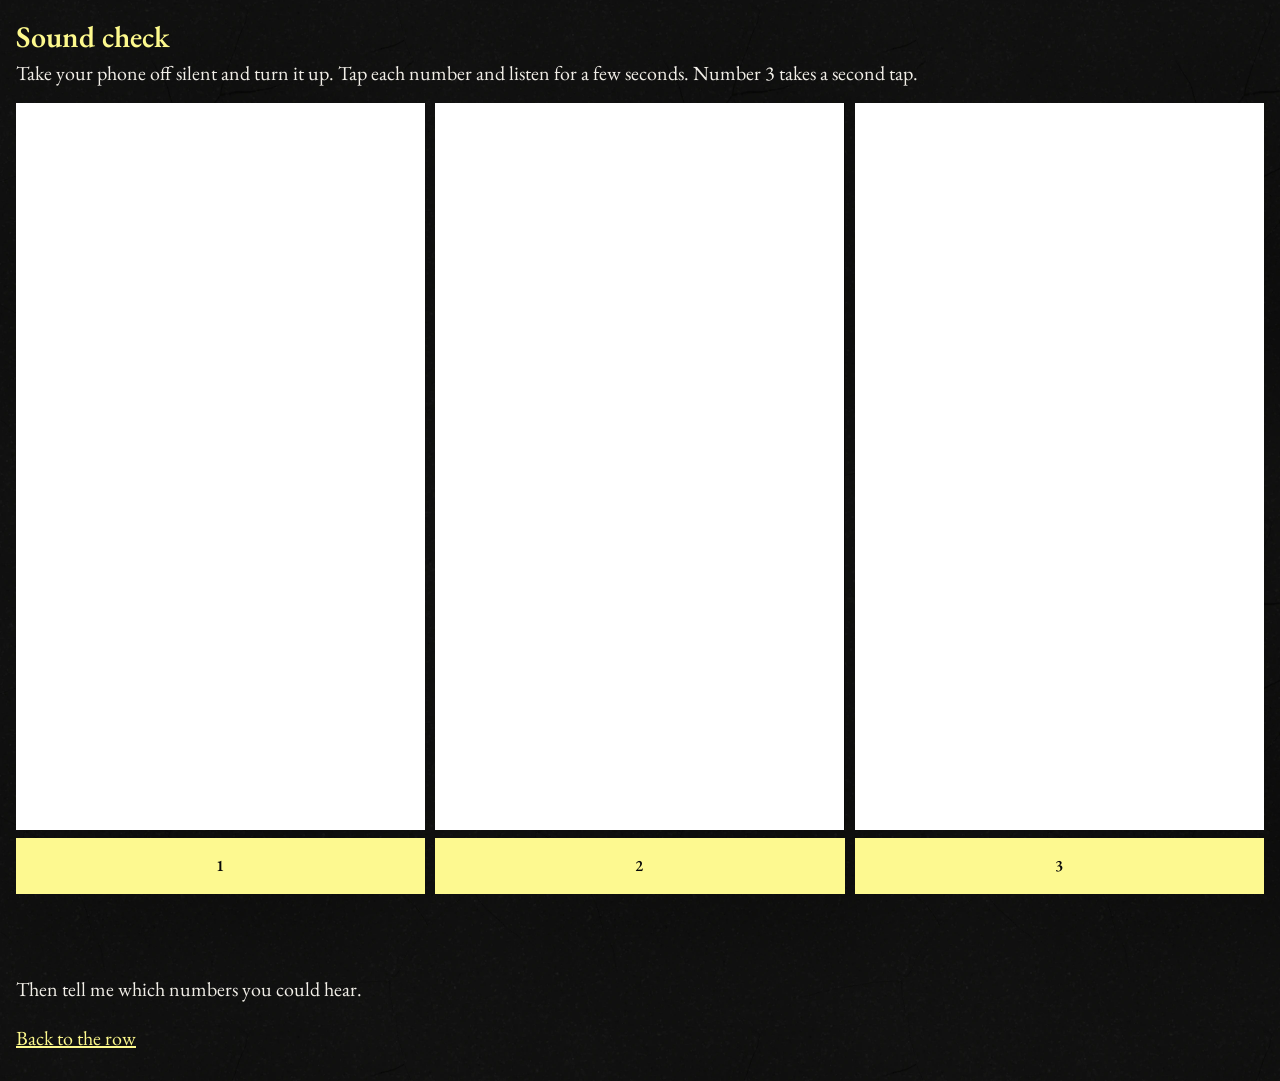
<file: player-test/sound/index.html>
<!doctype html>
<html lang="en">
<head>
<meta charset="utf-8">
<meta name="viewport" content="width=device-width,initial-scale=1,viewport-fit=cover">
<meta name="robots" content="noindex">
<title>Sound Check</title>
<link rel="preconnect" href="https://fonts.googleapis.com">
<link rel="preconnect" href="https://fonts.gstatic.com" crossorigin>
<link rel="stylesheet" href="https://fonts.googleapis.com/css2?family=EB+Garamond:ital,wght@0,400;0,500;0,600;1,400&display=swap">
<style>
  /* One question for a real iPhone: can our own button, with Vimeo's buttons switched off, ever get sound?
     This page has no tracker at all, so it cannot reach the viewer sheet. */
  :root { --ground: #0f0f0e; --black: #080808; --ink: #f2efe8; --muted: rgb(242 239 232 / 0.7); --canary: #fdf990; --canary-ink: #fdf98d; --body: "EB Garamond", Garamond, Georgia, serif; color-scheme: dark; }
  * { box-sizing: border-box; }
  html, body { margin: 0; min-height: 100%; }
  body { background: var(--ground) url('../img/asphalt.webp') 0 0 / 512px 512px; color: var(--ink); font-family: var(--body); font-size: 20px; line-height: 1.35; -webkit-font-smoothing: antialiased; padding: calc(20px + env(safe-area-inset-top, 0px)) 16px calc(20px + env(safe-area-inset-bottom, 0px)); }
  h1 { margin: 0 0 6px; font-weight: 600; font-size: 30px; line-height: 1.12; color: var(--canary-ink); }
  p { margin: 0 0 14px; }
  .tests { display: grid; grid-template-columns: repeat(3, minmax(0, 1fr)); gap: 10px; margin: 16px 0; }
  .t { display: flex; flex-direction: column; gap: 8px; min-width: 0; }
  .f { position: relative; aspect-ratio: 9 / 16; background: var(--black); overflow: hidden; }
  .f iframe { position: absolute; inset: 0; width: 100%; height: 100%; border: 0; display: block; }
  button { font: inherit; font-weight: 600; font-size: 16px; line-height: 1; letter-spacing: 0.1em; text-transform: uppercase; color: var(--black); background: var(--canary); border: 0; min-height: 56px; width: 100%; padding: 0 4px; border-radius: 0; cursor: pointer; }
  :focus-visible { outline: 2px solid var(--canary); outline-offset: 2px; }
  .s { font-size: 16px; line-height: 1.2; color: var(--muted); min-height: 3.6em; }
  a { color: var(--canary-ink); display: inline-flex; align-items: center; min-height: 44px; }
</style>
</head>
<body>
<h1>Sound check</h1>
<p>Take your phone off silent and turn it up. Tap each number and listen for a few seconds. Number 3 takes a second tap.</p>
<div class="tests" id="tests"></div>
<p>Then tell me which numbers you could hear.</p>
<a href="../">Back to the row</a>

<script src="https://player.vimeo.com/api/player.js"></script>
<script>
  // Whitney's film, because it opens with a voice in the first two seconds. Vimeo's buttons are off on all three.
  const SRC = 'https://player.vimeo.com/video/1243884159?badge=0&autopause=0&title=0&byline=0&portrait=0&dnt=1&controls=0'
  const box = document.getElementById('tests')
  box.innerHTML = [1, 2, 3].map(n => `<div class="t"><div class="f"><iframe src="${SRC}" title="Sound check ${n}" allow="autoplay; fullscreen; picture-in-picture; encrypted-media" referrerpolicy="strict-origin-when-cross-origin"></iframe></div><button type="button">${n}</button><div class="s"></div></div>`).join('')
  const items = [...box.querySelectorAll('.t')].map(t => ({ player: new Vimeo.Player(t.querySelector('iframe')), btn: t.querySelector('button'), say: t.querySelector('.s') }))
  const quiet = fn => { try { const r = fn(); if (r && r.catch) r.catch(() => {}) } catch {} }
  const others = i => items.forEach((o, j) => { if (j !== i) quiet(() => o.player.pause()) })
  const unmute = p => { quiet(() => p.setMuted(false)); quiet(() => p.setVolume(1)) }
  const report = (it, wait = 1600) => setTimeout(async () => {
    try {
      const paused = await it.player.getPaused(), muted = await it.player.getMuted()
      it.say.textContent = paused ? 'Stopped' : muted ? 'Playing, muted' : 'Playing, sound on'
    } catch (e) { it.say.textContent = 'No reply' }
  }, wait)
  const start = it => it.player.play().catch(e => { it.say.textContent = e.name || 'Refused' })

  // 1: ask for sound first, then play, in the same tap.
  items[0].btn.addEventListener('click', () => { others(0); unmute(items[0].player); start(items[0]); report(items[0]) })
  // 2: play, then ask for sound a moment later, still inside the tap.
  items[1].btn.addEventListener('click', () => { others(1); start(items[1]); setTimeout(() => unmute(items[1].player), 300); report(items[1]) })
  // 3: play, then ask for sound on a second tap of its own.
  let armed = false
  items[2].btn.addEventListener('click', () => {
    others(2)
    if (!armed) { armed = true; start(items[2]); items[2].btn.textContent = 'Tap again'; report(items[2]) }
    else { unmute(items[2].player); items[2].btn.textContent = '3'; report(items[2], 900) }
  })
</script>
</body>
</html>
</file>
<file: styles.css>
/* Skid Row Diaries · watch page
   Tokens from the brand guide, website section. One black, crisp type. */
:root{
  --srd-black:#080808;          /* the board */
  --srd-ink-on-black:#f2efe8;
  --srd-canary:#fdf990;         /* every yellow */
  --srd-canary-ink:#fdf98d;     /* canary as type on black */
  --mute:rgba(242,239,232,.7);  /* small Inter text, as on the live site */
  --faint:rgba(242,239,232,.38);
  --rule:#232220;
  --serif:"EB Garamond",Garamond,Georgia,serif;
  --display:"Playfair Display",Georgia,serif;
  --sans:Inter,system-ui,-apple-system,sans-serif;
}
*{box-sizing:border-box}
html{background:var(--srd-black);-webkit-text-size-adjust:100%}
body{
  margin:0;min-height:100vh;background:var(--srd-black);color:var(--srd-ink-on-black);
  font:400 19px/1.55 var(--serif);
  padding:env(safe-area-inset-top,0) 0 env(safe-area-inset-bottom,0);
}
/* the board's fine grain and soft light falloff */
.grain{position:fixed;inset:0;pointer-events:none;z-index:0;
  background:
    radial-gradient(120% 80% at 50% 0%,rgba(255,255,255,.035),transparent 60%),
    url("data:image/svg+xml,%3Csvg xmlns='http://www.w3.org/2000/svg' width='220' height='220'%3E%3Cfilter id='n'%3E%3CfeTurbulence type='fractalNoise' baseFrequency='.85' numOctaves='3' stitchTiles='stitch'/%3E%3CfeColorMatrix type='saturate' values='0'/%3E%3C/filter%3E%3Crect width='100%25' height='100%25' filter='url(%23n)' opacity='.5'/%3E%3C/svg%3E");
  mix-blend-mode:screen;opacity:.09}
header,main,footer{position:relative;z-index:1}
a{color:inherit}

/* header: the horizontal wordmark */
.top{display:flex;justify-content:center;padding:28px 16px 0}
.wordmark{font:700 20px/1 var(--display);letter-spacing:.01em;text-decoration:none;color:var(--srd-ink-on-black)}

main{max-width:560px;margin:0 auto;padding:0 16px}

/* small labels: Inter, uppercase, spaced, as on the live site */
.label{font:500 11px/1.3 var(--sans);letter-spacing:.16em;text-transform:uppercase;color:var(--mute);margin:0 0 14px}

.intro{text-align:center;padding:56px 0 36px}
.intro h1{font:500 clamp(28px,7vw,38px)/1.18 var(--serif);margin:0;text-wrap:balance}
.lede{color:var(--mute);margin:18px auto 0;max-width:34ch;text-wrap:pretty}

/* gate */
.gate{border-top:1px solid var(--rule);border-bottom:1px solid var(--rule);padding:36px 0 32px;text-align:center}
.gate form{display:grid;gap:12px;max-width:380px;margin:0 auto}
.gate input{
  width:100%;font:400 18px/1.2 var(--serif);color:var(--srd-ink-on-black);
  background:transparent;border:1px solid #3a3935;border-radius:2px;padding:15px 14px;text-align:center}
.gate input::placeholder{color:var(--faint)}
.gate input:focus{outline:none;border-color:var(--srd-canary)}
.gate button{
  font:500 13px/1 var(--sans);letter-spacing:.16em;text-transform:uppercase;
  color:var(--srd-black);background:var(--srd-canary);border:0;border-radius:2px;padding:17px 14px;cursor:pointer;min-height:48px}
.gate button:active{transform:translateY(1px)}
.gate button[disabled]{opacity:.6;cursor:default}
.error{font:400 13px/1.4 var(--sans);color:var(--srd-canary-ink);margin:0}
.fine{font:400 12px/1.5 var(--sans);color:var(--faint);margin:6px 0 0}

/* episodes: vertical, one after another, like the tent */
.episodes{display:grid;gap:64px;padding:8px 0 24px}
.episodes[aria-busy="true"]{opacity:.35;pointer-events:none;filter:grayscale(1)}
.ep{text-align:center}
.ep-label{font:600 13px/1 var(--serif);letter-spacing:.22em;text-transform:uppercase;color:var(--mute);margin:0 0 10px}
.ep-name{font:700 clamp(30px,8vw,40px)/1.05 var(--display);color:var(--srd-canary-ink);margin:0 0 20px}
.ep-frame{position:relative;width:100%;max-width:420px;margin:0 auto;aspect-ratio:9/16;background:#000;border-radius:2px;overflow:hidden}
.ep-frame iframe{position:absolute;inset:0;width:100%;height:100%;border:0}
.ep-lock{position:absolute;inset:0;display:grid;place-items:center;background:rgba(8,8,8,.72);
  font:500 11px/1.3 var(--sans);letter-spacing:.16em;text-transform:uppercase;color:var(--mute)}
.ep-line{color:var(--mute);margin:16px auto 0;max-width:30ch;font-size:17px}

.outro{text-align:center;padding:56px 0 24px;border-top:1px solid var(--rule);margin-top:24px}
.quote{font:400 24px/1.3 var(--serif);margin:0 auto 26px;max-width:22ch;text-wrap:balance}
.action{display:inline-block;font:500 12px/1 var(--sans);letter-spacing:.16em;text-transform:uppercase;text-decoration:none;color:var(--srd-canary-ink);border-bottom:1px solid currentColor;padding-bottom:6px}

/* the locked footer: wordmark untouched, small text in Inter */
.foot{text-align:center;padding:64px 16px 48px}
.foot-mark{font:700 16px/1 var(--display);margin:0 0 16px}
.foot-line{font:400 13px/1.6 var(--sans);color:var(--mute);margin:0}
.foot-line a{text-decoration:none}
.signed{color:var(--faint);margin-top:12px}
.signed button{font:inherit;color:inherit;background:none;border:0;padding:0;text-decoration:underline;cursor:pointer}

[hidden]{display:none!important}
.sr{position:absolute;width:1px;height:1px;overflow:hidden;clip:rect(0 0 0 0);white-space:nowrap}
:focus-visible{outline:2px solid var(--srd-canary);outline-offset:3px}
@media (min-width:760px){.intro{padding-top:80px}}
</file>
